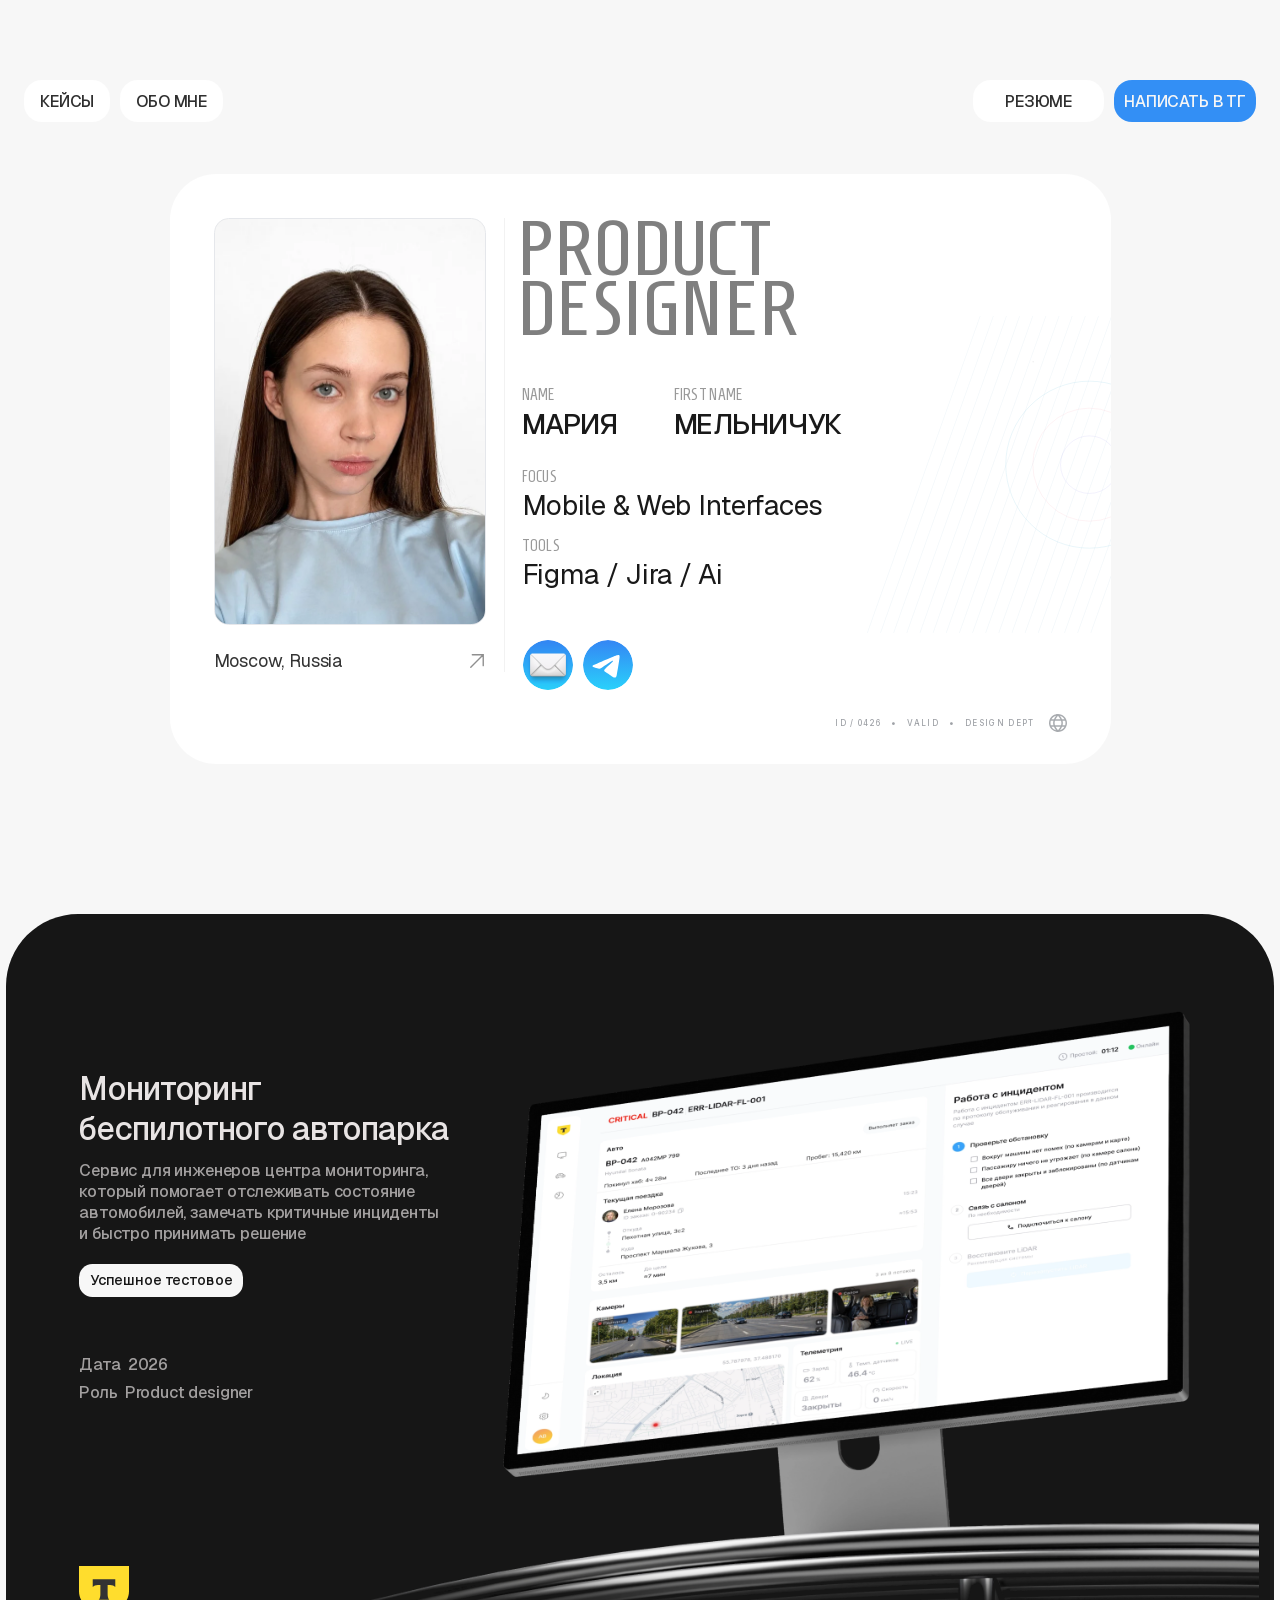
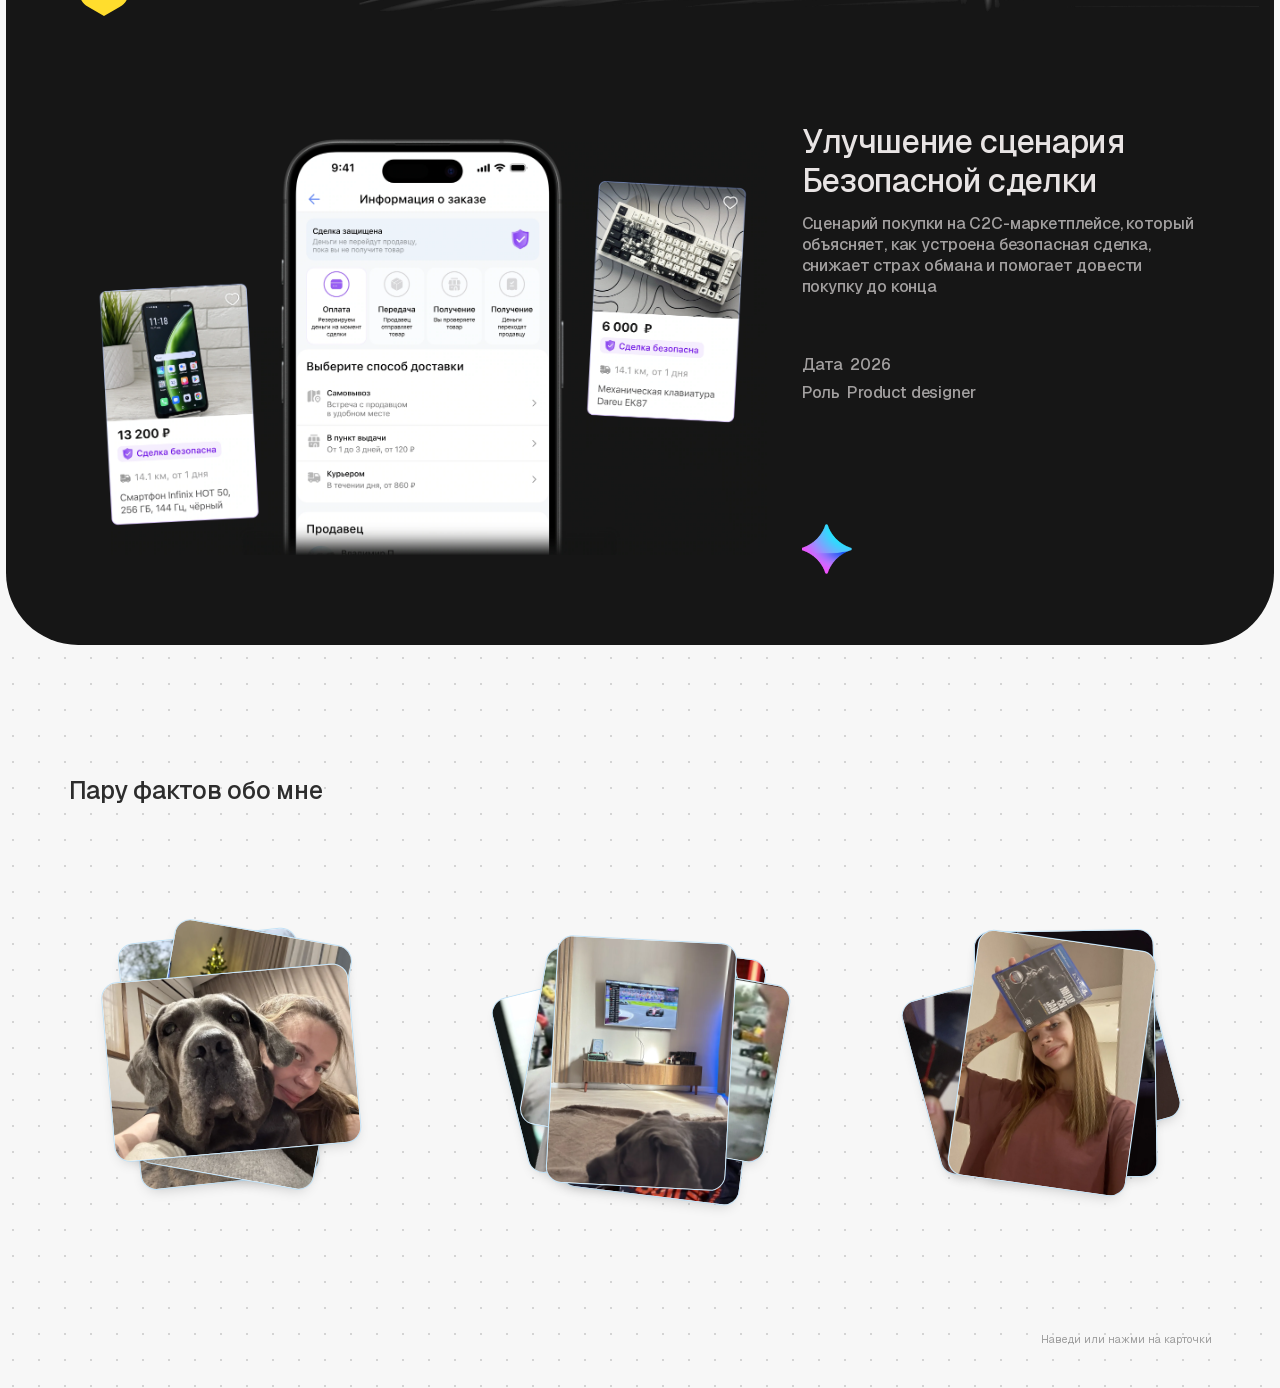
<file: index.html>
<!DOCTYPE html><html lang="ru" class="geist_f8bfaa6f-module__Lz8hyG__variable homenaje_1a9deb5c-module__Ss9iBW__variable inika_b2ded282-module__JnxZJG__variable inter_ed26c892-module__0Hd1FG__variable h-full antialiased"><head><meta charSet="utf-8"/><meta name="viewport" content="width=device-width, initial-scale=1"/><link rel="preload" href="/_next/static/media/83afe278b6a6bb3c-s.p.2bn3s6zvc0dyp.woff2" as="font" crossorigin="" type="font/woff2"/><link rel="preload" href="/_next/static/media/84d296faa8ffe059-s.p.0u6mjsxtqe_hw.woff2" as="font" crossorigin="" type="font/woff2"/><link rel="preload" href="/_next/static/media/8a480f0b521d4e75-s.p.1qq4vpdcun5oj.woff2" as="font" crossorigin="" type="font/woff2"/><link rel="preload" href="/_next/static/media/9c72aa0f40e4eef8-s.p.1y4-pdgsjb-pw.woff2" as="font" crossorigin="" type="font/woff2"/><link rel="preload" href="/_next/static/media/caa3a2e1cccd8315-s.p.0wgildi0cnwt9.woff2" as="font" crossorigin="" type="font/woff2"/><link rel="preload" href="/_next/static/media/d454fe93e108f77f-s.p.02o1f5jvbc5en.woff2" as="font" crossorigin="" type="font/woff2"/><link rel="preload" href="/figma/portrait.webp" as="image"/><link rel="preload" href="/figma/arrow-up-right.svg" as="image"/><link rel="preload" href="/figma/mail-icon.png" as="image"/><link rel="preload" href="/figma/telegram.svg" as="image"/><link rel="preload" href="/figma/globe.svg" as="image"/><link rel="preload" href="/figma/pattern.svg" as="image"/><link rel="preload" href="/figma/cover-taxi-hq.webp" as="image"/><link rel="preload" href="/figma/t-shield.svg" as="image"/><link rel="preload" href="/figma/cover-yula.webp" as="image"/><link rel="preload" href="/figma/youla-mark.png" as="image"/><link rel="stylesheet" href="/_next/static/chunks/1ma7grd6eb4bg.css" data-precedence="next"/><link rel="preload" as="script" fetchPriority="low" href="/_next/static/chunks/310vm2bl3xxpt.js"/><script src="/_next/static/chunks/19mx3mg6lkumu.js" async=""></script><script src="/_next/static/chunks/1rj7ns8rte9vc.js" async=""></script><script src="/_next/static/chunks/0erpg4rnzkm4w.js" async=""></script><script src="/_next/static/chunks/turbopack-1g4yvkg6ged8k.js" async=""></script><script src="/_next/static/chunks/3fntmmi971322.js" async=""></script><script src="/_next/static/chunks/0m4about9mob1l.js" async=""></script><link rel="preload" href="/figma/cover-taxi.webp" as="image"/><link rel="preload" as="image" href="/figma/lock.svg"/><title>Мария Мельничук — Product Designer</title><meta name="description" content="Портфолио продуктового дизайнера: мобильные и веб-интерфейсы, кейсы и контакты."/><link rel="canonical" href="https://marimel.space/"/><meta property="og:type" content="website"/><meta property="og:locale" content="ru_RU"/><meta property="og:site_name" content="Мария Мельничук — Product Designer"/><meta property="og:title" content="Мария Мельничук — Product / UX Designer"/><meta property="og:description" content="Превращаю сложные сценарии в ясные интерфейсы. Портфолио продуктового дизайнера."/><meta property="og:url" content="https://marimel.space/"/><meta property="og:image" content="https://marimel.space/og-card.jpg"/><meta property="og:image:secure_url" content="https://marimel.space/og-card.jpg"/><meta property="og:image:type" content="image/jpeg"/><meta property="og:image:width" content="3840"/><meta property="og:image:height" content="2016"/><meta property="og:image:alt" content="Мария Мельничук — Product / UX Designer"/><meta name="twitter:card" content="summary_large_image"/><meta name="twitter:title" content="Мария Мельничук — Product / UX Designer"/><meta name="twitter:description" content="Превращаю сложные сценарии в ясные интерфейсы."/><meta name="twitter:image" content="https://marimel.space/og-card.jpg"/><link rel="icon" href="/favicon.ico?favicon.2vob68tjqpejf.ico" sizes="256x256" type="image/x-icon"/><meta name="next-size-adjust" content=""/><script src="/_next/static/chunks/0cz1d0mv5g_q7.js" noModule=""></script></head><body class="min-h-full flex flex-col"><div hidden=""><!--$--><!--/$--></div><header class="@container mx-auto flex w-full max-w-[1308px] items-center justify-between gap-1 px-2.5 pt-6 min-[360px]:gap-1.5 min-[360px]:px-3 min-[430px]:px-4 sm:gap-[10px] sm:px-6 md:pt-[80px]"><nav aria-label="Разделы" class="flex items-center gap-1 @min-[360px]:gap-[6px] @min-[640px]:gap-[10px]"><a href="/#cases" role="button" tabindex="0" data-slot="button" class="group/button inline-flex shrink-0 items-center justify-center border-transparent bg-clip-padding whitespace-nowrap transition-all outline-none select-none focus-visible:border-ring focus-visible:ring-3 focus-visible:ring-ring/50 active:not-aria-[haspopup]:translate-y-px disabled:pointer-events-none disabled:opacity-50 aria-invalid:border-destructive aria-invalid:ring-3 aria-invalid:ring-destructive/20 dark:aria-invalid:border-destructive/50 dark:aria-invalid:ring-destructive/40 [&amp;_svg]:pointer-events-none [&amp;_svg]:shrink-0 [&amp;_svg:not([class*=&#x27;size-&#x27;])]:size-4 gap-1.5 has-data-[icon=inline-end]:pr-2 has-data-[icon=inline-start]:pl-2 h-auto rounded-[18px] border-0 px-2 pt-[10px] pb-[8px] text-[11px] font-medium uppercase leading-normal tracking-[-0.01em] @min-[360px]:px-2.5 @min-[360px]:text-[12px] @min-[430px]:px-3 @min-[430px]:text-[13px] @min-[640px]:px-4 @min-[640px]:text-[16px] bg-white text-[#181818]/90 hover:bg-white/70">Кейсы</a><a href="/#about" role="button" tabindex="0" data-slot="button" class="group/button inline-flex shrink-0 items-center justify-center border-transparent bg-clip-padding whitespace-nowrap transition-all outline-none select-none focus-visible:border-ring focus-visible:ring-3 focus-visible:ring-ring/50 active:not-aria-[haspopup]:translate-y-px disabled:pointer-events-none disabled:opacity-50 aria-invalid:border-destructive aria-invalid:ring-3 aria-invalid:ring-destructive/20 dark:aria-invalid:border-destructive/50 dark:aria-invalid:ring-destructive/40 [&amp;_svg]:pointer-events-none [&amp;_svg]:shrink-0 [&amp;_svg:not([class*=&#x27;size-&#x27;])]:size-4 gap-1.5 has-data-[icon=inline-end]:pr-2 has-data-[icon=inline-start]:pl-2 h-auto rounded-[18px] border-0 px-2 pt-[10px] pb-[8px] text-[11px] font-medium uppercase leading-normal tracking-[-0.01em] @min-[360px]:px-2.5 @min-[360px]:text-[12px] @min-[430px]:px-3 @min-[430px]:text-[13px] @min-[640px]:px-4 @min-[640px]:text-[16px] bg-white text-[#181818]/90 hover:bg-white/70">Обо мне</a></nav><div class="flex items-center gap-1 @min-[360px]:gap-[6px] @min-[640px]:gap-[10px]"><a href="/resume.pdf" target="_blank" rel="noreferrer" role="button" tabindex="0" data-slot="button" class="group/button inline-flex shrink-0 items-center justify-center border-transparent bg-clip-padding whitespace-nowrap transition-all outline-none select-none focus-visible:border-ring focus-visible:ring-3 focus-visible:ring-ring/50 active:not-aria-[haspopup]:translate-y-px disabled:pointer-events-none disabled:opacity-50 aria-invalid:border-destructive aria-invalid:ring-3 aria-invalid:ring-destructive/20 dark:aria-invalid:border-destructive/50 dark:aria-invalid:ring-destructive/40 [&amp;_svg]:pointer-events-none [&amp;_svg]:shrink-0 [&amp;_svg:not([class*=&#x27;size-&#x27;])]:size-4 gap-1.5 has-data-[icon=inline-end]:pr-2 has-data-[icon=inline-start]:pl-2 h-auto rounded-[18px] border-0 px-2 pt-[10px] pb-[8px] text-[11px] font-medium uppercase leading-normal tracking-[-0.01em] @min-[360px]:px-2.5 @min-[360px]:text-[12px] @min-[430px]:px-3 @min-[430px]:text-[13px] @min-[640px]:text-[16px] bg-white text-[#181818]/90 hover:bg-white/70 @min-[640px]:px-8">Резюме</a><a href="https://t.me/komi_roots" target="_blank" rel="noreferrer" aria-label="Написать в Telegram" class="inline-flex shrink-0 lg:hidden"><svg width="36" height="36" viewBox="0 0 41 41" class="block h-[35px] w-[35px] @min-[360px]:h-[36px] @min-[360px]:w-[36px] @min-[430px]:h-[38px] @min-[430px]:w-[38px] @min-[640px]:h-[42px] @min-[640px]:w-[42px]" aria-hidden="true"><circle cx="20.5" cy="20.5" r="20.5" fill="#338FF5"></circle><path transform="translate(7.749 12.341)" fill="#fff" fill-rule="evenodd" clip-rule="evenodd" d="M1.53047 7.9426C7.50663 5.33888 11.4917 3.62235 13.4856 2.79301C19.1787 0.425064 20.3616 0.0137274 21.1327 0.000144821C21.3023 -0.00284252 21.6815 0.0391853 21.9271 0.238485C22.1345 0.406769 22.1915 0.634098 22.2188 0.79365C22.2461 0.953203 22.2801 1.31667 22.2531 1.60067C21.9446 4.8422 20.6097 12.7086 19.9305 16.3391C19.6432 17.8754 19.0774 18.3904 18.5296 18.4409C17.3391 18.5504 16.4351 17.6541 15.2821 16.8983C13.4778 15.7156 12.4585 14.9793 10.7072 13.8252C8.68316 12.4914 9.99523 11.7584 11.1487 10.5603C11.4506 10.2468 16.6958 5.47582 16.7973 5.04301C16.81 4.98889 16.8218 4.78712 16.702 4.68058C16.5821 4.57404 16.4052 4.61047 16.2775 4.63944C16.0965 4.68052 13.2142 6.58564 7.63049 10.3548C6.81235 10.9166 6.0713 11.1903 5.40735 11.176C4.67539 11.1602 3.2674 10.7621 2.22071 10.4219C0.936894 10.0046 -0.0834562 9.78393 0.00539342 9.0752C0.0516718 8.70605 0.560029 8.32851 1.53047 7.9426Z"></path></svg></a><a href="https://t.me/komi_roots" target="_blank" rel="noreferrer" role="button" tabindex="0" data-slot="button" class="group/button shrink-0 items-center justify-center border-transparent bg-clip-padding whitespace-nowrap transition-all outline-none select-none focus-visible:border-ring focus-visible:ring-3 focus-visible:ring-ring/50 active:not-aria-[haspopup]:translate-y-px disabled:pointer-events-none disabled:opacity-50 aria-invalid:border-destructive aria-invalid:ring-3 aria-invalid:ring-destructive/20 dark:aria-invalid:border-destructive/50 dark:aria-invalid:ring-destructive/40 [&amp;_svg]:pointer-events-none [&amp;_svg]:shrink-0 [&amp;_svg:not([class*=&#x27;size-&#x27;])]:size-4 gap-1.5 has-data-[icon=inline-end]:pr-2 has-data-[icon=inline-start]:pl-2 h-auto rounded-[18px] border-0 px-2 pt-[10px] pb-[8px] text-[11px] font-medium uppercase leading-normal tracking-[-0.01em] @min-[360px]:px-2.5 @min-[360px]:text-[12px] @min-[430px]:px-3 @min-[430px]:text-[13px] @min-[640px]:text-[16px] hidden bg-[#338ff5] text-[#f6f6f6] hover:bg-[#338ff5]/85 @min-[640px]:px-[10px] lg:inline-flex">Написать в тг</a></div></header><main class="flex w-full flex-col"><section id="profile" aria-label="Профиль" class="scroll-mt-6"><div class="px-4 lg:hidden"><div class="@container mx-auto mt-10 w-full max-w-[720px]"><div class="flex flex-col gap-[2.79cqw] overflow-clip rounded-[5.03cqw] bg-white px-[3.35cqw] pt-[4.47cqw] pb-[3.35cqw]"><h1 class="font-display w-full text-[clamp(34px,12.85cqw,72px)] uppercase leading-[0.77] tracking-[0.02em] text-black/50">product designer</h1><div class="flex items-stretch gap-[2.23cqw]"><div class="flex w-[48.32cqw] shrink-0 flex-col gap-[1.12cqw]"><div class="pointer-events-none relative aspect-[272/407] w-full overflow-clip rounded-[4.08cqw] border-[0.73px] border-[#e5e7eb]"><div class="absolute left-[-0.27%] top-[-0.18%] h-[88.75%] w-[100.34%] rounded-[2.05cqw]"><div aria-hidden="true" class="absolute inset-0 rounded-[inherit] bg-[#d9d9d9]"></div></div><div class="absolute left-[-23.61%] top-[-7.89%] h-[109.82%] w-[146.64%]"><div class="absolute inset-0 overflow-hidden"><img alt="Мария Мельничук" class="absolute left-0 top-[0.06%] h-[99.91%] w-full max-w-none" src="/figma/portrait.webp"/></div></div></div><div class="flex items-center justify-between"><p class="text-[clamp(10px,2.79cqw,14px)] leading-none tracking-[-0.01em] text-black/60">Moscow, Russia</p><img alt="" class="size-[clamp(11px,3.2cqw,16px)] shrink-0" src="/figma/arrow-up-right.svg"/></div></div><div class="flex min-w-0 flex-1 flex-col"><div class="flex flex-col gap-[3.63cqw] pt-[1.68cqw]"><div class="flex flex-col gap-1.5 text-[clamp(18px,6.7cqw,28px)] font-medium leading-none tracking-[-0.01em] text-[#1a1a1a]/90"><p>Мария</p><p>Мельничук</p></div><div class="flex flex-col gap-[2.23cqw] text-[clamp(13px,4.19cqw,18px)] font-medium leading-normal tracking-[-0.01em] text-black/60"><div class="flex flex-col gap-px"><p class="font-display text-[clamp(11px,3.35cqw,14px)] uppercase leading-none tracking-[0.02em] text-black/40">focus</p><p>Mobile &amp; Web Interfaces</p></div><div class="flex flex-col gap-px"><p class="font-display text-[clamp(11px,3.35cqw,14px)] uppercase leading-none tracking-[0.02em] text-black/40">Tools</p><p>Figma / Jira / Ai</p></div></div></div><div class="mt-auto flex flex-col gap-[2.2cqw] pt-[2.2cqw]"><div class="flex items-center gap-[2.23cqw]"><a href="mailto:marimel9212@icloud.com" aria-label="Написать на почту" class="block size-[clamp(26px,8.38cqw,40px)] shrink-0 rounded-full"><div class="relative shrink-0 overflow-clip rounded-full size-full"><img alt="" width="50" height="50" class="absolute inset-0 block size-full max-w-none" src="/figma/mail-icon.png"/></div></a><a href="https://t.me/komi_roots" target="_blank" rel="noreferrer" aria-label="Написать в Telegram" class="relative size-[clamp(26px,8.38cqw,40px)] shrink-0 overflow-clip rounded-full"><img alt="" class="absolute inset-0 block size-full max-w-none" src="/figma/telegram.svg"/></a></div><div class="flex justify-end"><img alt="" class="size-[clamp(12px,3.71cqw,16px)]" src="/figma/globe.svg"/></div></div></div></div></div></div></div><div class="mx-auto mt-[52px] hidden w-fit items-start gap-3 overflow-clip rounded-[46px] bg-white px-11 pt-11 pb-8 lg:flex"><div class="flex h-[454px] w-[291px] shrink-0 flex-col gap-6 border-r border-black/5"><div class="pointer-events-none relative aspect-[272/407] w-[272px] overflow-clip rounded-[14.595px] border-[0.73px] border-[#e5e7eb]"><div class="absolute left-[-0.27%] top-[-0.18%] h-[88.75%] w-[100.34%] rounded-[14.595px] bg-[#d9d9d9]"></div><div class="absolute left-[-23.61%] top-[-7.89%] h-[109.82%] w-[146.64%]"><img alt="Мария Мельничук" class="absolute left-0 top-[0.06%] h-[99.91%] w-full max-w-none" src="/figma/portrait.webp"/></div></div><div class="flex w-[272px] items-center justify-between"><p class="text-[18px] leading-[23px] tracking-[-0.18px] text-black/80">Moscow, Russia</p><img alt="" class="size-[18px]" src="/figma/arrow-up-right.svg"/></div></div><div class="flex w-[550px] shrink-0 flex-col items-end gap-6"><div class="relative flex w-full flex-col items-start gap-12"><h1 class="font-display w-full text-[78px] uppercase leading-[0.77] tracking-[0.02em] text-black/50">product designer</h1><div class="flex w-[336px] flex-col gap-[26px] pl-[5px]"><div class="flex items-start gap-11 uppercase"><div class="flex flex-col gap-[1.46px] w-[108px] shrink-0"><p class="font-display text-[16px] uppercase leading-[18px] tracking-[0.32px] text-black/40">name</p><p class="text-[28px] leading-[36px] tracking-[-0.28px] text-black/90 font-medium">Мария</p></div><div class="flex flex-col gap-[1.46px] "><p class="font-display text-[16px] uppercase leading-[18px] tracking-[0.32px] text-black/40">First name</p><p class="text-[28px] leading-[36px] tracking-[-0.28px] text-black/90 font-medium">Мельничук</p></div></div><div class="flex flex-col gap-3.5"><div class="flex flex-col gap-[1.46px] "><p class="font-display text-[16px] uppercase leading-[18px] tracking-[0.32px] text-black/40">focus</p><p class="text-[28px] leading-[36px] tracking-[-0.28px] text-black/90">Mobile &amp; Web Interfaces</p></div><div class="flex flex-col gap-[1.46px] "><p class="font-display text-[16px] uppercase leading-[18px] tracking-[0.32px] text-black/40">Tools</p><p class="text-[28px] leading-[36px] tracking-[-0.28px] text-black/90">Figma / Jira / Ai</p></div></div></div><div class="flex items-center gap-2.5 pl-1.5"><a href="mailto:marimel9212@icloud.com" aria-label="Написать на почту" class="rounded-full transition-transform hover:-translate-y-0.5 focus-visible:outline-2 focus-visible:outline-offset-2 focus-visible:outline-[#338ff5]"><div class="relative shrink-0 overflow-clip rounded-full size-[50px]"><img alt="" width="50" height="50" class="absolute inset-0 block size-full max-w-none" src="/figma/mail-icon.png"/></div></a><a href="https://t.me/komi_roots" target="_blank" rel="noreferrer" aria-label="Написать в Telegram" class="relative size-[50px] shrink-0 overflow-clip rounded-full transition-transform hover:-translate-y-0.5 focus-visible:outline-2 focus-visible:outline-offset-2 focus-visible:outline-[#338ff5]"><img alt="" class="absolute inset-0 block size-full max-w-none" src="/figma/telegram.svg"/></a></div><div aria-hidden="true" class="pointer-events-none absolute top-[68px] left-[350px] h-[347px] w-[337px]"><img alt="" class="absolute inset-0 block size-full max-w-none" src="/figma/pattern.svg"/></div></div><div class="flex items-center justify-end gap-3.5"><p class="font-label text-[8px] font-medium tracking-[1.31px] whitespace-pre text-[rgba(26,33,46,0.42)]">ID / 0426   •   VALID   •   DESIGN DEPT</p><img alt="" class="size-[18px]" src="/figma/globe.svg"/></div></div></div></section><section id="cases" aria-label="Кейсы" class="mx-0 mb-8 mt-16 scroll-mt-4 lg:mx-[6px] lg:mb-[130px] lg:mt-[150px]"><div class="flex flex-col gap-16 overflow-hidden rounded-[28px] bg-[#161616] px-4 py-8 font-medium text-[#fffbfb] sm:gap-24 sm:rounded-[36px] sm:px-6 sm:py-10 lg:hidden"><a class="case-card flex flex-col gap-6" href="/cases/monitoring/"><div class="relative -mx-2 w-[calc(100%+1rem)] overflow-hidden sm:-mx-4 sm:w-[calc(100%+2rem)]"><img alt="Мониторинг беспилотного автопарка" class="case-cover block h-auto w-full" src="/figma/cover-taxi-hq.webp"/></div><div class="flex flex-col gap-4"><div class="flex flex-col gap-3"><h3 class="text-[24px] leading-[30px] tracking-[-0.24px] opacity-90 sm:text-[28px] sm:leading-[34px]">Мониторинг беспилотного автопарка</h3><p class="text-[15px] leading-[22px] tracking-[-0.15px] opacity-60 sm:text-base sm:leading-6">Сервис для инженеров центра мониторинга, который помогает отслеживать состояние автомобилей, замечать критичные инциденты и быстро принимать решение</p></div><div class="flex w-fit items-center justify-center rounded-xl bg-[#f7f7f7] px-3 py-2"><p class="text-sm leading-5 tracking-[-0.14px] text-[#161616]">Успешное тестовое</p></div></div><div class="flex flex-col gap-2 text-[15px] leading-5 tracking-[-0.15px] opacity-60"><div class="flex items-center gap-2"><p>Дата</p><p>2026</p></div><div class="flex items-center gap-2"><p>Роль</p><p>Product designer</p></div></div><img alt="" class="size-10" src="/figma/t-shield.svg"/></a><div class="case-card flex flex-col gap-6" style="cursor:default" aria-disabled="true"><div class="overflow-hidden rounded-2xl"><img alt="Улучшение сценария Безопасной сделки" class="case-cover h-auto w-full" src="/figma/cover-yula.webp"/></div><div class="flex flex-col gap-4"><div class="flex flex-col gap-3"><h3 class="text-[24px] leading-[30px] tracking-[-0.24px] opacity-90 sm:text-[28px] sm:leading-[34px]">Улучшение сценария Безопасной сделки</h3><p class="text-[15px] leading-[22px] tracking-[-0.15px] opacity-60 sm:text-base sm:leading-6">Сценарий покупки на C2C-маркетплейсе, который объясняет, как устроена безопасная сделка, снижает страх обмана и помогает довести покупку до конца</p></div><div class="flex flex-col gap-2 text-[15px] leading-5 tracking-[-0.15px] opacity-60"><div class="flex items-center gap-2"><p>Дата</p><p>2026</p></div><div class="flex items-center gap-2"><p>Роль</p><p>Product designer</p></div></div></div><div class="relative size-10 overflow-hidden"><img alt="" class="absolute max-w-none" style="left:-22.22%;top:-22.7%;width:144.44%;height:145.39%" src="/figma/youla-mark.png"/></div><div aria-hidden="true" class="pointer-events-none fixed left-0 top-0 z-50 flex items-center gap-2 whitespace-nowrap rounded-full bg-white py-2 pl-3 pr-4 text-[15px] font-medium leading-none text-[#161616] opacity-0 shadow-[0_8px_30px_rgba(0,0,0,0.35)] transition-opacity duration-150"><img alt="" src="/figma/lock.svg" width="20" height="20" class="block size-5"/>Кейс пока собирается</div></div></div><div class="@container relative hidden w-full overflow-hidden bg-[#161616] font-medium text-[#fffbfb] lg:block" style="aspect-ratio:1420 / 1490;border-radius:5.633802816901409cqw"><a class="case-card absolute flex items-start" style="left:2.9577464788732395cqw;top:10.84507042253521cqw;width:94.08450704225352cqw;padding-top:1.4084507042253522cqw;padding-left:2.8169014084507045cqw;padding-right:2.8169014084507045cqw;border-radius:2.8169014084507045cqw" href="/cases/monitoring/"><div class="relative z-10 flex shrink-0 flex-col items-start justify-between self-stretch" style="width:31.478873239436624cqw;margin-right:-0.8450704225352111cqw;padding-bottom:1.4084507042253522cqw"><div class="flex w-full flex-col items-start" style="gap:4.507042253521127cqw"><div class="flex w-full flex-col items-start" style="gap:1.5492957746478873cqw"><div class="flex w-full flex-col items-start" style="gap:0.9859154929577465cqw"><h3 class="opacity-90" style="width:30cqw;font-size:2.535211267605634cqw;line-height:3.0985915492957745cqw;letter-spacing:-0.025352112676056335cqw">Мониторинг беспилотного автопарка</h3><p class="w-full opacity-60" style="font-size:1.267605633802817cqw;line-height:normal;letter-spacing:-0.012676056338028168cqw">Сервис для инженеров центра мониторинга, который помогает отслеживать состояние автомобилей, замечать критичные инциденты и быстро принимать решение</p></div><div class="flex items-center justify-center bg-[#f7f7f7]" style="border-radius:1.056338028169014cqw;padding:0.5633802816901409cqw 0.8450704225352111cqw"><p class="whitespace-nowrap text-[#161616]" style="font-size:1.1267605633802817cqw;line-height:1.4788732394366197cqw;letter-spacing:-0.011267605633802818cqw">Успешное тестовое</p></div></div><div class="flex flex-col whitespace-nowrap opacity-60" style="width:16.47887323943662cqw;gap:0.5633802816901409cqw;font-size:1.267605633802817cqw;line-height:normal;letter-spacing:-0.012676056338028168cqw"><div class="flex items-center" style="gap:0.5633802816901409cqw"><p>Дата</p><p>2026</p></div><div class="flex items-center" style="gap:0.5633802816901409cqw"><p>Роль</p><p>Product designer</p></div></div></div><img alt="" style="width:3.943661971830986cqw;height:3.943661971830986cqw" src="/figma/t-shield.svg"/></div><div class="relative shrink-0" style="width:57.816901408450704cqw;height:44.50704225352113cqw"><div class="absolute overflow-hidden" style="left:-11.76056338028169cqw;top:-5.563380281690141cqw;width:82.8169014084507cqw;height:50.070422535211264cqw"><div class="absolute" style="left:11.76056338028169cqw;top:6.338028169014084cqw;width:57.816901408450704cqw;height:44.15492957746479cqw;border-radius:1.8309859154929577cqw"><img alt="Мониторинг беспилотного автопарка" class="case-cover pointer-events-none absolute max-w-none" style="left:-12.855633802816902cqw;top:-10.033802816901408cqw;width:75.4838028169014cqw;height:53.30633802816902cqw;clip-path:inset(0 0.21126760563380279cqw 0 0)" src="/figma/cover-taxi.webp"/></div></div></div></a><div class="case-card absolute flex items-start" style="left:2.9577464788732395cqw;top:61.197183098591545cqw;width:94.08450704225352cqw;gap:2.746478873239437cqw;padding:1.4084507042253522cqw 2.8169014084507045cqw;border-radius:2.8169014084507045cqw;cursor:default" aria-disabled="true"><div class="relative shrink-0 overflow-hidden" style="width:54.22535211267606cqw;height:35.24647887323943cqw;border-radius:1.8309859154929577cqw"><img alt="Улучшение сценария Безопасной сделки" class="case-cover absolute inset-0 size-full max-w-none object-cover" src="/figma/cover-yula.webp"/></div><div class="flex shrink-0 flex-col items-start" style="width:31.478873239436624cqw;gap:9.507042253521126cqw"><div class="flex w-full flex-col items-start" style="gap:4.507042253521127cqw;padding-top:1.1267605633802817cqw"><div class="flex w-full flex-col items-start" style="gap:0.9859154929577465cqw"><h3 class="opacity-90" style="width:30cqw;font-size:2.535211267605634cqw;line-height:3.0985915492957745cqw;letter-spacing:-0.025352112676056335cqw">Улучшение сценария Безопасной сделки</h3><p class="w-full opacity-60" style="font-size:1.267605633802817cqw;line-height:normal;letter-spacing:-0.012676056338028168cqw">Сценарий покупки на C2C-маркетплейсе, который объясняет, как устроена безопасная сделка, снижает страх обмана и помогает довести покупку до конца</p></div><div class="flex flex-col whitespace-nowrap opacity-60" style="width:16.47887323943662cqw;gap:0.5633802816901409cqw;font-size:1.267605633802817cqw;line-height:normal;letter-spacing:-0.012676056338028168cqw"><div class="flex items-center" style="gap:0.5633802816901409cqw"><p>Дата</p><p>2026</p></div><div class="flex items-center" style="gap:0.5633802816901409cqw"><p>Роль</p><p>Product designer</p></div></div></div><div class="relative overflow-hidden" style="width:3.943661971830986cqw;height:3.943661971830986cqw"><img alt="" class="absolute max-w-none" style="left:-22.22%;top:-22.7%;width:144.44%;height:145.39%" src="/figma/youla-mark.png"/></div></div><div aria-hidden="true" class="pointer-events-none fixed left-0 top-0 z-50 flex items-center gap-2 whitespace-nowrap rounded-full bg-white py-2 pl-3 pr-4 text-[15px] font-medium leading-none text-[#161616] opacity-0 shadow-[0_8px_30px_rgba(0,0,0,0.35)] transition-opacity duration-150"><img alt="" src="/figma/lock.svg" width="20" height="20" class="block size-5"/>Кейс пока собирается</div></div></div></section><section id="about" aria-label="Обо мне" class="-mt-[130px] overflow-hidden scroll-mt-6 pb-[24px] pt-[130px]" style="background-image:radial-gradient(rgba(0,0,0,0.14) 1.3px, transparent 1.3px);background-size:26px 26px;background-color:#f7f7f7"><div class="mx-[6px]"><div class="@container relative w-full text-[#161616] hidden lg:block" style="aspect-ratio:1420 / 660;font-size:0.07042253521126761cqw"><h2 class="absolute font-medium tracking-[-0.01em] text-[#161616]/90" style="left:4.929577464788732cqw;top:0cqw;font-size:1.971830985915493cqw;line-height:2.3943661971830985cqw">Пару фактов обо мне</h2><p class="absolute text-[#161616]/40" style="right:4.929577464788732cqw;bottom:1.4084507042253522cqw;font-size:0.8450704225352111cqw;line-height:1.1267605633802817cqw">Наведи или нажми на карточки</p><div class="pointer-events-none absolute transition-opacity duration-300" style="left:2.112676056338028cqw;top:7.394366197183098cqw;width:440em;height:430em;z-index:1;opacity:1"><div role="button" tabindex="0" aria-expanded="false" aria-label="Дом: Уже 4 года занимаюсь воспитанием своенравной Итальянки" class="pointer-events-none absolute inset-0 cursor-pointer outline-none"><div class="pointer-events-auto contents"><div class="absolute overflow-hidden bg-white" style="left:4.5em;top:30em;width:275em;height:200em;border-radius:18em;border:1.5em solid rgba(168, 214, 244, 0.7);box-shadow:0 6px 14px -6px rgba(0,0,0,0.2);transform:translate(78em, 85em) rotate(-5deg);transition:transform 520ms cubic-bezier(0.22, 1.2, 0.36, 1), box-shadow 300ms;transition-delay:0ms;z-index:10"><img alt="" draggable="false" loading="lazy" src="/figma/about/d-3274.webp" class="pointer-events-none absolute inset-0 size-full max-w-none select-none object-cover" style="object-position:50% 50%"/></div></div><div class="pointer-events-auto contents"><div class="absolute overflow-hidden bg-white" style="left:230em;top:2.5em;width:200em;height:275em;border-radius:18em;border:1.5em solid rgba(168, 214, 244, 0.7);box-shadow:0 6px 14px -6px rgba(0,0,0,0.2);transform:translate(-95em, 66em) rotate(10deg);transition:transform 520ms cubic-bezier(0.22, 1.2, 0.36, 1), box-shadow 300ms;transition-delay:0ms;z-index:9"><img alt="" draggable="false" loading="lazy" src="/figma/about/d-3270.webp" class="pointer-events-none absolute inset-0 size-full max-w-none select-none object-cover" style="object-position:50% 40%"/></div></div><div class="pointer-events-auto contents"><div class="absolute overflow-hidden bg-white" style="left:125em;top:152.5em;width:200em;height:275em;border-radius:18em;border:1.5em solid rgba(168, 214, 244, 0.7);box-shadow:0 6px 14px -6px rgba(0,0,0,0.2);transform:translate(-18em, -79em) rotate(-6deg);transition:transform 520ms cubic-bezier(0.22, 1.2, 0.36, 1), box-shadow 300ms;transition-delay:0ms;z-index:8"><img alt="" draggable="false" loading="lazy" src="/figma/about/d-3272.webp" class="pointer-events-none absolute inset-0 size-full max-w-none select-none object-cover" style="object-position:50% 40%"/></div></div></div><div aria-hidden="true" class="pointer-events-none absolute transition duration-300 ease-out" style="left:calc(50% - 9.859154929577464cqw);top:calc(100% + 0.7042253521126761cqw);width:19.718309859154928cqw;opacity:0;transform:translateY(-8px) rotate(-1deg);z-index:30"><div class="bg-[#fff6a8] text-[#161616]" style="border-radius:0.9859154929577465cqw;padding:0.9859154929577465cqw 1.267605633802817cqw;box-shadow:0 12px 28px rgba(0,0,0,0.16)"><p class="font-medium" style="font-size:1.1267605633802817cqw;line-height:1.4788732394366197cqw;letter-spacing:-0.007042253521126761cqw">Уже 4 года занимаюсь воспитанием своенравной Итальянки</p></div></div></div><div class="pointer-events-none absolute transition-opacity duration-300" style="left:34.50704225352113cqw;top:7.394366197183098cqw;width:440em;height:430em;z-index:1;opacity:1"><div role="button" tabindex="0" aria-expanded="false" aria-label="Выходные: Выходные стабильно заняты просмотром квалификации и гран-при" class="pointer-events-none absolute inset-0 cursor-pointer outline-none"><div class="pointer-events-auto contents"><div class="absolute overflow-hidden bg-white" style="left:215em;top:7.5em;width:200em;height:275em;border-radius:18em;border:1.5em solid rgba(168, 214, 244, 0.7);box-shadow:0 6px 14px -6px rgba(0,0,0,0.2);transform:translate(-95em, 70em) rotate(3deg);transition:transform 520ms cubic-bezier(0.22, 1.2, 0.36, 1), box-shadow 300ms;transition-delay:0ms;z-index:10"><img alt="" draggable="false" loading="lazy" src="/figma/about/f-3280.webp" class="pointer-events-none absolute inset-0 size-full max-w-none select-none object-cover" style="object-position:50% 60%"/></div></div><div class="pointer-events-auto contents"><div class="absolute overflow-hidden bg-white" style="left:7.5em;top:205em;width:275em;height:200em;border-radius:18em;border:1.5em solid rgba(168, 214, 244, 0.7);box-shadow:0 6px 14px -6px rgba(0,0,0,0.2);transform:translate(90em, -99em) rotate(10deg);transition:transform 520ms cubic-bezier(0.22, 1.2, 0.36, 1), box-shadow 300ms;transition-delay:0ms;z-index:9"><img alt="" draggable="false" loading="lazy" src="/figma/about/f-3282.webp" class="pointer-events-none absolute inset-0 size-full max-w-none select-none object-cover" style="object-position:50% 50%"/></div></div><div class="pointer-events-auto contents"><div class="absolute overflow-hidden bg-white" style="left:-7.5em;top:10em;width:275em;height:200em;border-radius:18em;border:1.5em solid rgba(168, 214, 244, 0.7);box-shadow:0 6px 14px -6px rgba(0,0,0,0.2);transform:translate(77em, 101em) rotate(-14deg);transition:transform 520ms cubic-bezier(0.22, 1.2, 0.36, 1), box-shadow 300ms;transition-delay:0ms;z-index:8"><img alt="" draggable="false" loading="lazy" src="/figma/about/f-3284.webp" class="pointer-events-none absolute inset-0 size-full max-w-none select-none object-cover" style="object-position:50% 50%"/></div></div><div class="pointer-events-auto contents"><div class="absolute overflow-hidden bg-white" style="left:220em;top:162.5em;width:200em;height:275em;border-radius:18em;border:1.5em solid rgba(168, 214, 244, 0.7);box-shadow:0 6px 14px -6px rgba(0,0,0,0.2);transform:translate(-76em, -73em) rotate(7deg);transition:transform 520ms cubic-bezier(0.22, 1.2, 0.36, 1), box-shadow 300ms;transition-delay:0ms;z-index:7"><img alt="" draggable="false" loading="lazy" src="/figma/about/f-3286.webp" class="pointer-events-none absolute inset-0 size-full max-w-none select-none object-cover" style="object-position:50% 50%"/></div></div></div><div aria-hidden="true" class="pointer-events-none absolute transition duration-300 ease-out" style="left:calc(50% - 9.859154929577464cqw);top:calc(100% + 0.7042253521126761cqw);width:19.718309859154928cqw;opacity:0;transform:translateY(-8px) rotate(-1deg);z-index:30"><div class="bg-[#fff6a8] text-[#161616]" style="border-radius:0.9859154929577465cqw;padding:0.9859154929577465cqw 1.267605633802817cqw;box-shadow:0 12px 28px rgba(0,0,0,0.16)"><p class="font-medium" style="font-size:1.1267605633802817cqw;line-height:1.4788732394366197cqw;letter-spacing:-0.007042253521126761cqw">Выходные стабильно заняты просмотром квалификации и гран-при</p></div></div></div><div class="pointer-events-none absolute transition-opacity duration-300" style="left:66.90140845070422cqw;top:7.394366197183098cqw;width:440em;height:430em;z-index:1;opacity:1"><div role="button" tabindex="0" aria-expanded="false" aria-label="Ритуал: Ежегодный ритуал — speedrun по Last of us" class="pointer-events-none absolute inset-0 cursor-pointer outline-none"><div class="pointer-events-auto contents"><div class="absolute overflow-hidden bg-white" style="left:130em;top:-2.5em;width:200em;height:275em;border-radius:18em;border:1.5em solid rgba(168, 214, 244, 0.7);box-shadow:0 6px 14px -6px rgba(0,0,0,0.2);transform:translate(-10em, 80em) rotate(8deg);transition:transform 520ms cubic-bezier(0.22, 1.2, 0.36, 1), box-shadow 300ms;transition-delay:0ms;z-index:10"><img alt="" draggable="false" loading="lazy" src="/figma/about/t-3288.webp" class="pointer-events-none absolute inset-0 size-full max-w-none select-none object-cover" style="object-position:50% 60%"/></div></div><div class="pointer-events-auto contents"><div class="absolute overflow-hidden bg-white" style="left:10em;top:152.5em;width:200em;height:275em;border-radius:18em;border:1.5em solid rgba(168, 214, 244, 0.7);box-shadow:0 6px 14px -6px rgba(0,0,0,0.2);transform:translate(125em, -84em) rotate(-1deg);transition:transform 520ms cubic-bezier(0.22, 1.2, 0.36, 1), box-shadow 300ms;transition-delay:0ms;z-index:9"><img alt="" draggable="false" loading="lazy" src="/figma/about/t-3292.webp" class="pointer-events-none absolute inset-0 size-full max-w-none select-none object-cover" style="object-position:50% 40%"/></div></div><div class="pointer-events-auto contents"><div class="absolute overflow-hidden bg-white" style="left:162.5em;top:205em;width:275em;height:200em;border-radius:18em;border:1.5em solid rgba(168, 214, 244, 0.7);box-shadow:0 6px 14px -6px rgba(0,0,0,0.2);transform:translate(-93em, -94em) rotate(-15deg);transition:transform 520ms cubic-bezier(0.22, 1.2, 0.36, 1), box-shadow 300ms;transition-delay:0ms;z-index:8"><img alt="" draggable="false" loading="lazy" src="/figma/about/t-3290.webp" class="pointer-events-none absolute inset-0 size-full max-w-none select-none object-cover" style="object-position:50% 50%"/></div></div></div><div aria-hidden="true" class="pointer-events-none absolute transition duration-300 ease-out" style="left:calc(50% - 9.859154929577464cqw);top:calc(100% + 0.7042253521126761cqw);width:19.718309859154928cqw;opacity:0;transform:translateY(-8px) rotate(-1deg);z-index:30"><div class="bg-[#fff6a8] text-[#161616]" style="border-radius:0.9859154929577465cqw;padding:0.9859154929577465cqw 1.267605633802817cqw;box-shadow:0 12px 28px rgba(0,0,0,0.16)"><p class="font-medium" style="font-size:1.1267605633802817cqw;line-height:1.4788732394366197cqw;letter-spacing:-0.007042253521126761cqw">Ежегодный ритуал — speedrun по Last of us</p></div></div></div></div><div class="about-m lg:hidden"><style>@media (max-width:1023.98px){#about{margin-top:-2rem;padding-top:3.5rem;padding-bottom:4rem}.about-m{padding:0 16px}.about-m-list{display:flex;flex-direction:column;gap:28px;margin-top:24px}.about-m-item{width:100%;max-width:400px;margin:0 auto}.about-m-note{position:relative;z-index:2;max-width:320px;margin:2px auto 0;padding:14px 18px;border-radius:14px;background:#fff6a8;box-shadow:0 12px 28px rgba(0,0,0,.16);font-size:16px;line-height:21px;letter-spacing:-.1px;text-wrap:balance}}@media (min-width:768px) and (max-width:1023.98px){.about-m{padding:0 32px}.about-m-list{display:grid;grid-template-columns:repeat(3,minmax(0,1fr));gap:20px;align-items:start}.about-m-item{max-width:none}.about-m-note{font-size:14px;line-height:19px;padding:12px 14px}}@media (prefers-reduced-motion:reduce){.about-m *{transition:none!important}}</style><h2 class="font-medium tracking-[-0.01em] text-[#161616]/90" style="font-size:28px;line-height:34px">Пару фактов обо мне</h2><p class="text-[#161616]/40" style="font-size:14px;line-height:18px;margin-top:6px">Нажми на карточки</p><div class="about-m-list"><div class="about-m-item" data-id="dogs"><div style="container-type:inline-size"><div style="position:relative;width:100%;aspect-ratio:440 / 430;font-size:0.22727272727272727cqw"><div role="button" tabindex="0" aria-expanded="false" aria-label="Дом: Уже 4 года занимаюсь воспитанием своенравной Итальянки" class="absolute inset-0 cursor-pointer outline-none" style="-webkit-tap-highlight-color:transparent"><div class="absolute overflow-hidden bg-white" style="left:4.5em;top:30em;width:275em;height:200em;border-radius:18em;border:1.5em solid rgba(168, 214, 244, 0.7);box-shadow:0 6px 14px -6px rgba(0,0,0,0.2);transform:translate(78em, 85em) rotate(-5deg);transition:transform 520ms cubic-bezier(0.22, 1.2, 0.36, 1), box-shadow 300ms;transition-delay:0ms;z-index:10"><img alt="" draggable="false" loading="lazy" src="/figma/about/d-3274.webp" class="pointer-events-none absolute inset-0 size-full max-w-none select-none object-cover" style="object-position:50% 50%"/></div><div class="absolute overflow-hidden bg-white" style="left:230em;top:2.5em;width:200em;height:275em;border-radius:18em;border:1.5em solid rgba(168, 214, 244, 0.7);box-shadow:0 6px 14px -6px rgba(0,0,0,0.2);transform:translate(-95em, 66em) rotate(10deg);transition:transform 520ms cubic-bezier(0.22, 1.2, 0.36, 1), box-shadow 300ms;transition-delay:0ms;z-index:9"><img alt="" draggable="false" loading="lazy" src="/figma/about/d-3270.webp" class="pointer-events-none absolute inset-0 size-full max-w-none select-none object-cover" style="object-position:50% 40%"/></div><div class="absolute overflow-hidden bg-white" style="left:125em;top:152.5em;width:200em;height:275em;border-radius:18em;border:1.5em solid rgba(168, 214, 244, 0.7);box-shadow:0 6px 14px -6px rgba(0,0,0,0.2);transform:translate(-18em, -79em) rotate(-6deg);transition:transform 520ms cubic-bezier(0.22, 1.2, 0.36, 1), box-shadow 300ms;transition-delay:0ms;z-index:8"><img alt="" draggable="false" loading="lazy" src="/figma/about/d-3272.webp" class="pointer-events-none absolute inset-0 size-full max-w-none select-none object-cover" style="object-position:50% 40%"/></div></div></div></div><div class="about-m-note" style="transform:rotate(-1deg)"><p class="font-medium">Уже 4 года занимаюсь воспитанием своенравной Итальянки</p></div></div><div class="about-m-item" data-id="f1"><div style="container-type:inline-size"><div style="position:relative;width:100%;aspect-ratio:440 / 430;font-size:0.22727272727272727cqw"><div role="button" tabindex="0" aria-expanded="false" aria-label="Выходные: Выходные стабильно заняты просмотром квалификации и гран-при" class="absolute inset-0 cursor-pointer outline-none" style="-webkit-tap-highlight-color:transparent"><div class="absolute overflow-hidden bg-white" style="left:215em;top:7.5em;width:200em;height:275em;border-radius:18em;border:1.5em solid rgba(168, 214, 244, 0.7);box-shadow:0 6px 14px -6px rgba(0,0,0,0.2);transform:translate(-95em, 70em) rotate(3deg);transition:transform 520ms cubic-bezier(0.22, 1.2, 0.36, 1), box-shadow 300ms;transition-delay:0ms;z-index:10"><img alt="" draggable="false" loading="lazy" src="/figma/about/f-3280.webp" class="pointer-events-none absolute inset-0 size-full max-w-none select-none object-cover" style="object-position:50% 60%"/></div><div class="absolute overflow-hidden bg-white" style="left:7.5em;top:205em;width:275em;height:200em;border-radius:18em;border:1.5em solid rgba(168, 214, 244, 0.7);box-shadow:0 6px 14px -6px rgba(0,0,0,0.2);transform:translate(90em, -99em) rotate(10deg);transition:transform 520ms cubic-bezier(0.22, 1.2, 0.36, 1), box-shadow 300ms;transition-delay:0ms;z-index:9"><img alt="" draggable="false" loading="lazy" src="/figma/about/f-3282.webp" class="pointer-events-none absolute inset-0 size-full max-w-none select-none object-cover" style="object-position:50% 50%"/></div><div class="absolute overflow-hidden bg-white" style="left:-7.5em;top:10em;width:275em;height:200em;border-radius:18em;border:1.5em solid rgba(168, 214, 244, 0.7);box-shadow:0 6px 14px -6px rgba(0,0,0,0.2);transform:translate(77em, 101em) rotate(-14deg);transition:transform 520ms cubic-bezier(0.22, 1.2, 0.36, 1), box-shadow 300ms;transition-delay:0ms;z-index:8"><img alt="" draggable="false" loading="lazy" src="/figma/about/f-3284.webp" class="pointer-events-none absolute inset-0 size-full max-w-none select-none object-cover" style="object-position:50% 50%"/></div><div class="absolute overflow-hidden bg-white" style="left:220em;top:162.5em;width:200em;height:275em;border-radius:18em;border:1.5em solid rgba(168, 214, 244, 0.7);box-shadow:0 6px 14px -6px rgba(0,0,0,0.2);transform:translate(-76em, -73em) rotate(7deg);transition:transform 520ms cubic-bezier(0.22, 1.2, 0.36, 1), box-shadow 300ms;transition-delay:0ms;z-index:7"><img alt="" draggable="false" loading="lazy" src="/figma/about/f-3286.webp" class="pointer-events-none absolute inset-0 size-full max-w-none select-none object-cover" style="object-position:50% 50%"/></div></div></div></div><div class="about-m-note" style="transform:rotate(1deg)"><p class="font-medium">Выходные стабильно заняты просмотром квалификации и гран-при</p></div></div><div class="about-m-item" data-id="tlou"><div style="container-type:inline-size"><div style="position:relative;width:100%;aspect-ratio:440 / 430;font-size:0.22727272727272727cqw"><div role="button" tabindex="0" aria-expanded="false" aria-label="Ритуал: Ежегодный ритуал — speedrun по Last of us" class="absolute inset-0 cursor-pointer outline-none" style="-webkit-tap-highlight-color:transparent"><div class="absolute overflow-hidden bg-white" style="left:130em;top:-2.5em;width:200em;height:275em;border-radius:18em;border:1.5em solid rgba(168, 214, 244, 0.7);box-shadow:0 6px 14px -6px rgba(0,0,0,0.2);transform:translate(-10em, 80em) rotate(8deg);transition:transform 520ms cubic-bezier(0.22, 1.2, 0.36, 1), box-shadow 300ms;transition-delay:0ms;z-index:10"><img alt="" draggable="false" loading="lazy" src="/figma/about/t-3288.webp" class="pointer-events-none absolute inset-0 size-full max-w-none select-none object-cover" style="object-position:50% 60%"/></div><div class="absolute overflow-hidden bg-white" style="left:10em;top:152.5em;width:200em;height:275em;border-radius:18em;border:1.5em solid rgba(168, 214, 244, 0.7);box-shadow:0 6px 14px -6px rgba(0,0,0,0.2);transform:translate(125em, -84em) rotate(-1deg);transition:transform 520ms cubic-bezier(0.22, 1.2, 0.36, 1), box-shadow 300ms;transition-delay:0ms;z-index:9"><img alt="" draggable="false" loading="lazy" src="/figma/about/t-3292.webp" class="pointer-events-none absolute inset-0 size-full max-w-none select-none object-cover" style="object-position:50% 40%"/></div><div class="absolute overflow-hidden bg-white" style="left:162.5em;top:205em;width:275em;height:200em;border-radius:18em;border:1.5em solid rgba(168, 214, 244, 0.7);box-shadow:0 6px 14px -6px rgba(0,0,0,0.2);transform:translate(-93em, -94em) rotate(-15deg);transition:transform 520ms cubic-bezier(0.22, 1.2, 0.36, 1), box-shadow 300ms;transition-delay:0ms;z-index:8"><img alt="" draggable="false" loading="lazy" src="/figma/about/t-3290.webp" class="pointer-events-none absolute inset-0 size-full max-w-none select-none object-cover" style="object-position:50% 50%"/></div></div></div></div><div class="about-m-note" style="transform:rotate(-1deg)"><p class="font-medium">Ежегодный ритуал — speedrun по Last of us</p></div></div></div></div></div></section></main><!--$--><!--/$--><script src="/_next/static/chunks/310vm2bl3xxpt.js" id="_R_" async=""></script><script>(self.__next_f=self.__next_f||[]).push([0])</script><script>self.__next_f.push([1,"1:\"$Sreact.fragment\"\n2:I[39756,[\"/_next/static/chunks/3fntmmi971322.js\"],\"default\"]\n3:I[37457,[\"/_next/static/chunks/3fntmmi971322.js\"],\"default\"]\n4:I[27930,[\"/_next/static/chunks/3fntmmi971322.js\",\"/_next/static/chunks/0m4about9mob1l.js\"],\"Button\"]\nb:I[68027,[\"/_next/static/chunks/3fntmmi971322.js\"],\"default\",1]\n:HL[\"/_next/static/chunks/1ma7grd6eb4bg.css\",\"style\"]\n:HL[\"/_next/static/media/83afe278b6a6bb3c-s.p.2bn3s6zvc0dyp.woff2\",\"font\",{\"crossOrigin\":\"\",\"type\":\"font/woff2\"}]\n:HL[\"/_next/static/media/84d296faa8ffe059-s.p.0u6mjsxtqe_hw.woff2\",\"font\",{\"crossOrigin\":\"\",\"type\":\"font/woff2\"}]\n:HL[\"/_next/static/media/8a480f0b521d4e75-s.p.1qq4vpdcun5oj.woff2\",\"font\",{\"crossOrigin\":\"\",\"type\":\"font/woff2\"}]\n:HL[\"/_next/static/media/9c72aa0f40e4eef8-s.p.1y4-pdgsjb-pw.woff2\",\"font\",{\"crossOrigin\":\"\",\"type\":\"font/woff2\"}]\n:HL[\"/_next/static/media/caa3a2e1cccd8315-s.p.0wgildi0cnwt9.woff2\",\"font\",{\"crossOrigin\":\"\",\"type\":\"font/woff2\"}]\n:HL[\"/_next/static/media/d454fe93e108f77f-s.p.02o1f5jvbc5en.woff2\",\"font\",{\"crossOrigin\":\"\",\"type\":\"font/woff2\"}]\n0:{\"P\":null,\"c\":[\"\",\"\"],\"q\":\"\",\"i\":false,\"f\":[[[\"\",{\"children\":[\"__PAGE__\",{},\"$undefined\",\"$undefined\",4608]},\"$undefined\",\"$undefined\",4624],[[\"$\",\"$1\",\"c\",{\"children\":[[[\"$\",\"link\",\"0\",{\"rel\":\"stylesheet\",\"href\":\"/_next/static/chunks/1ma7grd6eb4bg.css\",\"precedence\":\"next\",\"crossOrigin\":\"$undefined\",\"nonce\":\"$undefined\"}],[\"$\",\"script\",\"script-0\",{\"src\":\"/_next/static/chunks/3fntmmi971322.js\",\"async\":true,\"nonce\":\"$undefined\"}]],[\"$\",\"html\",null,{\"lang\":\"ru\",\"className\":\"geist_f8bfaa6f-module__Lz8hyG__variable homenaje_1a9deb5c-module__Ss9iBW__variable inika_b2ded282-module__JnxZJG__variable inter_ed26c892-module__0Hd1FG__variable h-full antialiased\",\"children\":[\"$\",\"body\",null,{\"className\":\"min-h-full flex flex-col\",\"children\":[\"$\",\"$L2\",null,{\"parallelRouterKey\":\"children\",\"error\":\"$undefined\",\"errorStyles\":\"$undefined\",\"errorScripts\":\"$undefined\",\"template\":[\"$\",\"$L3\",null,{}],\"templateStyles\":\"$undefined\",\"templateScripts\":\"$undefined\",\"notFound\":[[[\"$\",\"title\",null,{\"children\":\"404: This page could not be found.\"}],[\"$\",\"div\",null,{\"style\":{\"fontFamily\":\"system-ui,\\\"Segoe UI\\\",Roboto,Helvetica,Arial,sans-serif,\\\"Apple Color Emoji\\\",\\\"Segoe UI Emoji\\\"\",\"height\":\"100vh\",\"textAlign\":\"center\",\"display\":\"flex\",\"flexDirection\":\"column\",\"alignItems\":\"center\",\"justifyContent\":\"center\"},\"children\":[\"$\",\"div\",null,{\"children\":[[\"$\",\"style\",null,{\"dangerouslySetInnerHTML\":{\"__html\":\"body{color:#000;background:#fff;margin:0}.next-error-h1{border-right:1px solid rgba(0,0,0,.3)}@media (prefers-color-scheme:dark){body{color:#fff;background:#000}.next-error-h1{border-right:1px solid rgba(255,255,255,.3)}}\"}}],[\"$\",\"h1\",null,{\"className\":\"next-error-h1\",\"style\":{\"display\":\"inline-block\",\"margin\":\"0 20px 0 0\",\"padding\":\"0 23px 0 0\",\"fontSize\":24,\"fontWeight\":500,\"verticalAlign\":\"top\",\"lineHeight\":\"49px\"},\"children\":404}],[\"$\",\"div\",null,{\"style\":{\"display\":\"inline-block\"},\"children\":[\"$\",\"h2\",null,{\"style\":{\"fontSize\":14,\"fontWeight\":400,\"lineHeight\":\"49px\",\"margin\":0},\"children\":\"This page could not be found.\"}]}]]}]}]],[]],\"forbidden\":\"$undefined\",\"unauthorized\":\"$undefined\"}]}]}]]}],{\"children\":[[\"$\",\"$1\",\"c\",{\"children\":[[[\"$\",\"header\",null,{\"className\":\"@container mx-auto flex w-full max-w-[1308px] items-center justify-between gap-1 px-2.5 pt-6 min-[360px]:gap-1.5 min-[360px]:px-3 min-[430px]:px-4 sm:gap-[10px] sm:px-6 md:pt-[80px]\",\"children\":[[\"$\",\"nav\",null,{\"aria-label\":\"Разделы\",\"className\":\"flex items-center gap-1 @min-[360px]:gap-[6px] @min-[640px]:gap-[10px]\",\"children\":[[\"$\",\"$L4\",null,{\"data-slot\":\"button\",\"className\":\"group/button inline-flex shrink-0 items-center justify-center border-transparent bg-clip-padding whitespace-nowrap transition-all outline-none select-none focus-visible:border-ring focus-visible:ring-3 focus-visible:ring-ring/50 active:not-aria-[haspopup]:translate-y-px disabled:pointer-events-none disabled:opacity-50 aria-invalid:border-destructive aria-invalid:ring-3 aria-invalid:ring-destructive/20 dark:aria-invalid:border-destructive/50 dark:aria-invalid:ring-destructive/40 [\u0026_svg]:pointer-events-none [\u0026_svg]:shrink-0 [\u0026_svg:not([class*='size-'])]:size-4 gap-1.5 has-data-[icon=inline-end]:pr-2 has-data-[icon=inline-start]:pl-2 h-auto rounded-[18px] border-0 px-2 pt-[10px] pb-[8px] text-[11px] font-medium uppercase leading-normal tracking-[-0.01em] @min-[360px]:px-2.5 @min-[360px]:text-[12px] @min-[430px]:px-3 @min-[430px]:text-[13px] @min-[640px]:px-4 @min-[640px]:text-[16px] bg-white text-[#181818]/90 hover:bg-white/70\",\"render\":[\"$\",\"a\",null,{\"href\":\"/#cases\"}],\"nativeButton\":false,\"children\":\"Кейсы\"}],[\"$\",\"$L4\",null,{\"data-slot\":\"button\",\"className\":\"group/button inline-flex shrink-0 items-center justify-center border-transparent bg-clip-padding whitespace-nowrap transition-all outline-none select-none focus-visible:border-ring focus-visible:ring-3 focus-visible:ring-ring/50 active:not-aria-[haspopup]:translate-y-px disabled:pointer-events-none disabled:opacity-50 aria-invalid:border-destructive aria-invalid:ring-3 aria-invalid:ring-destructive/20 dark:aria-invalid:border-destructive/50 dark:aria-invalid:ring-destructive/40 [\u0026_svg]:pointer-events-none [\u0026_svg]:shrink-0 [\u0026_svg:not([class*='size-'])]:size-4 gap-1.5 has-data-[icon=inline-end]:pr-2 has-data-[icon=inline-start]:pl-2 h-auto rounded-[18px] border-0 px-2 pt-[10px] pb-[8px] text-[11px] font-medium uppercase leading-normal tracking-[-0.01em] @min-[360px]:px-2.5 @min-[360px]:text-[12px] @min-[430px]:px-3 @min-[430px]:text-[13px] @min-[640px]:px-4 @min-[640px]:text-[16px] bg-white text-[#181818]/90 hover:bg-white/70\",\"render\":\"$L5\",\"nativeButton\":false,\"children\":\"Обо мне\"}]]}],\"$L6\"]}],\"$L7\"],[\"$L8\"],\"$L9\"]}],{},null,false,null]},null,false,null],\"$La\",false]],\"m\":\"$undefined\",\"G\":[\"$b\",[\"$Lc\"]],\"S\":true,\"h\":null,\"r\":\"$undefined\",\"s\":\"$undefined\",\"a\":\"$undefined\",\"l\":\"$undefined\",\"p\":\"$undefined\",\"d\":\"$undefined\",\"b\":\"2TnPYmIcn-58PivYIVlTG\"}\n12:I[97367,[\"/_next/static/chunks/3fntmmi971322.js\"],\"OutletBoundary\"]\n13:\"$Sreact.suspense\"\n15:I[97367,[\"/_next/static/chunks/3fntmmi971322.js\"],\"ViewportBoundary\"]\n17:I[97367,[\"/_next/static/chunks/3fntmmi971322.js\"],\"MetadataBoundary\"]\n:HL[\"/figma/portrait.webp\",\"image\"]\n:HL[\"/figma/arrow-up-right.svg\",\"image\"]\n:HL[\"/figma/mail-icon.png\",\"image\"]\n:HL[\"/figma/telegram.svg\",\"image\"]\n:HL[\"/figma/globe.svg\",\"image\"]\n5:[\"$\",\"a\",null,{\"href\":\"/#about\"}]\n6:[\"$\",\"div\",null,{\"className\":\"flex items-center gap-1 @min-[360px]:gap-[6px] @min-[640px]:gap-[10px]\",\"children\":[[\"$\",\"$L4\",null,{\"data-slot\":\"button\",\"className\":\"group/button inline-flex shrink-0 items-center justify-center border-transparent bg-clip-padding whitespace-nowrap transition-all outline-none select-none focus-visible:border-ring focus-visible:ring-3 focus-visible:ring-ring/50 active:not-aria-[haspopup]:translate-y-px disabled:pointer-events-none disabled:opacity-50 aria-invalid:border-destructive aria-invalid:ring-3 aria-invalid:ring-destructive/20 dark:aria-invalid:border-destructive/50 dark:aria-invalid:ring-destructive/40 [\u0026_svg]:pointer-events-none [\u0026_svg]:shrink-0 [\u0026_svg:not([class*='size-'])]:size-4 gap-1.5 has-data-[icon=inline-end]:pr-2 has-data-[icon=inline-start]:pl-2 h-auto rounded-[18px] border-0 px-2 pt-[10px] pb-[8px] text-[11px] font-medium uppercase leading-normal tracking-[-0.01em] @min-[360px]:px-2.5 @min-[360px]:text-[12px] @min-[430px]:px-3 @min-[430px]:text-[13px] @min-[640px]:text-[16px] bg-white text-[#181818]/90 hover:bg-white/70 @min-[640px]:px-8\",\"render\":[\"$\",\"a\",null,{\"href\":\"/resume.pdf\",\"target\":\"_blank\",\"rel\":\"noreferrer\"}],\"nativeButton\":false,\"children\":\"Резюме\"}],[\"$\",\"a\",null,{\"href\":\"https://t.me/komi_roots\",\"target\":\"_blank\",\"rel\":\"noreferrer\",\"aria-label\":\"Написать в Telegram\",\"className\":\"inline-flex shrink-0 lg:hidden\",\"children\":[\"$\",\"svg\",null,{\"width\":\"36\",\"height\":\"36\",\"viewBox\":\"0 0 41 41\",\"className\":\"block h-[35px] w-[35px] @min-[360px]:h-[36px] @min-[360px]:w-[36px] @min-[430px]:h-[38px] @min-[430px]:w-[38px] @min-[640px]:h-[42px] @min-[640px]:w-[42px]\",\"aria-hidden\":\"true\",\"children\":[[\"$\",\"circle\",null,{\"cx\":\"20.5\",\"cy\":\"20.5\",\"r\":\"20.5\",\"fill\":\"#338FF5\"}],[\"$\",\"path\",null,{\"transform\":\"translate(7.749 12.341)\",\"fill\":\"#fff\",\"fillRule\":\"evenodd\",\"clipRule\":\"evenodd\",\"d\":\"M1.53047 7.9426C7.50663 5.33888 11.4917 3.62235 13.4856 2.79301C19.1787 0.425064 20.3616 0.0137274 21.1327 0.000144821C21.3023 -0.00284252 21.6815 0.0391853 21.9271 0.238485C22.1345 0.406769 22.1915 0.634098 22.2188 0.79365C22.2461 0.953203 22.2801 1.31667 22.2531 1.60067C21.9446 4.8422 20.6097 12.7086 19.9305 16.3391C19.6432 17.8754 19.0774 18.3904 18.5296 18.4409C17.3391 18.5504 16.4351 17.6541 15.2821 16.8983C13.4778 15.7156 12.4585 14.9793 10.7072 13.8252C8.68316 12.4914 9.99523 11.7584 11.1487 10.5603C11.4506 10.2468 16.6958 5.47582 16.7973 5.04301C16.81 4.98889 16.8218 4.78712 16.702 4.68058C16.5821 4.57404 16.4052 4.61047 16.2775 4.63944C16.0965 4.68052 13.2142 6.58564 7.63049 10.3548C6.81235 10.9166 6.0713 11.1903 5.40735 11.176C4.67539 11.1602 3.2674 10.7621 2.22071 10.4219C0.936894 10.0046 -0.0834562 9.78393 0.00539342 9.0752C0.0516718 8.70605 0.560029 8.32851 1.53047 7.9426Z\"}]]}]}],[\"$\",\"$L4\",null,{\"data-slot\":\"button\",\"className\":\"group/button shrink-0 items-center justify-center border-transparent bg-clip-padding whitespace-nowrap transition-all outline-none select-none focus-visible:border-ring focus-visible:ring-3 focus-visible:ring-ring/50 active:not-aria-[haspopup]:translate-y-px disabled:pointer-events-none disabled:opacity-50 aria-invalid:border-destructive aria-invalid:ring-3 aria-invalid:ring-destructive/20 dark:aria-invalid:border-destructive/50 dark:aria-invalid:ring-destructive/40 [\u0026_svg]:pointer-events-none [\u0026_svg]:shrink-0 [\u0026_svg:not([class*='size-'])]:size-4 gap-1.5 has-data-[icon=inline-end]:pr-2 has-data-[icon=inline-start]:pl-2 h-auto rounded-[18px] border-0 px-2 pt-[10px] pb-[8px] text-[11px] font-medium uppercase leading-normal tracking-[-0.01em] @min-[360px]:px-2.5 @min-[360px]:text-[12px] @min-[430px]:px-3 @min-[430px]:text-[13px] @min-[640px]:text-[16px] hidden bg-[#338ff5] text-[#f6f6f6] hover:bg-[#338ff5]/85 @min-[640px]:px-[10px] lg:inline-flex\",\"render\":\"$Ld\",\"nativeButton\":false,\"children\":\"Написать в тг\"}]]}]\n7:[\"$\",\"main\",null,{\"className\":\"flex w-full flex-col\",\"children\":[[\"$\",\"section\",null,{\"id\":\"profile\",\"aria-label\":\"Профиль\",\"className\":\"scroll-mt-6\",\"children\":[[\"$\",\"div\",null,{\"className\":\"px-4 lg:hidden\",\"children\":[\"$\",\"div\",null,{\"className\":\"@container mx-auto mt-10 w-full max-w-[720px]\",\"children\":[\"$\",\"div\",null,{\"className\":\"flex flex-col gap-[2.79cqw] overflow-clip rounded-[5.03cqw] bg-white px-[3.35cqw] pt-[4.47cqw] pb-[3.35cqw]\",\"children\":[[\"$\",\"h1\",null,{\"className\":\"font-display w-full text-[clamp(34px,12.85cqw,72px)] uppercase leading-[0.77] tracking-[0.02em] text-black/50\",\"children\":\"product designer\"}],[\"$\",\"div\",null,{\"className\":\"flex items-stretch gap-[2.23cqw]\",\"children\":[[\"$\",\"div\",null,{\"className\":\"flex w-[48.32cqw] shrink-0 flex-col gap-[1.12cqw]\",\"children\":[[\"$\",\"div\",null,{\"className\":\"pointer-events-none relative aspect-[272/407] w-full overflow-clip rounded-[4.08cqw] border-[0.73px] border-[#e5e7eb]\",\"children\":[[\"$\",\"div\",null,{\"className\":\"absolute left-[-0.27%] top-[-0.18%] h-[88.75%] w-[100.34%] rounded-[2.05cqw]\",\"children\":[\"$\",\"div\",null,{\"aria-hidden\":true,\"className\":\"absolute inset-0 rounded-[inherit] bg-[#d9d9d9]\"}]}],[\"$\",\"div\",null,{\"className\":\"absolute left-[-23.61%] top-[-7.89%] h-[109.82%] w-[146.64%]\",\"children\":[\"$\",\"div\",null,{\"className\":\"absolute inset-0 overflow-hidden\",\"children\":[\"$\",\"img\",null,{\"alt\":\"Мария Мельничук\",\"className\":\"absolute left-0 top-[0.06%] h-[99.91%] w-full max-w-none\",\"src\":\"/figma/portrait.webp\"}]}]}]]}],[\"$\",\"div\",null,{\"className\":\"flex items-center justify-between\",\"children\":[[\"$\",\"p\",null,{\"className\":\"text-[clamp(10px,2.79cqw,14px)] leading-none tracking-[-0.01em] text-black/60\",\"children\":\"Moscow, Russia\"}],[\"$\",\"img\",null,{\"alt\":\"\",\"className\":\"size-[clamp(11px,3.2cqw,16px)] shrink-0\",\"src\":\"/figma/arrow-up-right.svg\"}]]}]]}],[\"$\",\"div\",null,{\"className\":\"flex min-w-0 flex-1 flex-col\",\"children\":[[\"$\",\"div\",null,{\"className\":\"flex flex-col gap-[3.63cqw] pt-[1.68cqw]\",\"children\":[[\"$\",\"div\",null,{\"className\":\"flex flex-col gap-1.5 text-[clamp(18px,6.7cqw,28px)] font-medium leading-none tracking-[-0.01em] text-[#1a1a1a]/90\",\"children\":[[\"$\",\"p\",null,{\"children\":\"Мария\"}],[\"$\",\"p\",null,{\"children\":\"Мельничук\"}]]}],[\"$\",\"div\",null,{\"className\":\"flex flex-col gap-[2.23cqw] text-[clamp(13px,4.19cqw,18px)] font-medium leading-normal tracking-[-0.01em] text-black/60\",\"children\":[[\"$\",\"div\",null,{\"className\":\"flex flex-col gap-px\",\"children\":[[\"$\",\"p\",null,{\"className\":\"font-display text-[clamp(11px,3.35cqw,14px)] uppercase leading-none tracking-[0.02em] text-black/40\",\"children\":\"focus\"}],[\"$\",\"p\",null,{\"children\":\"Mobile \u0026 Web Interfaces\"}]]}],[\"$\",\"div\",null,{\"className\":\"flex flex-col gap-px\",\"children\":[[\"$\",\"p\",null,{\"className\":\"font-display text-[clamp(11px,3.35cqw,14px)] uppercase leading-none tracking-[0.02em] text-black/40\",\"children\":\"Tools\"}],[\"$\",\"p\",null,{\"children\":\"Figma / Jira / Ai\"}]]}]]}]]}],[\"$\",\"div\",null,{\"className\":\"mt-auto flex flex-col gap-[2.2cqw] pt-[2.2cqw]\",\"children\":[[\"$\",\"div\",null,{\"className\":\"flex items-center gap-[2.23cqw]\",\"children\":[[\"$\",\"a\",null,{\"href\":\"mailto:marimel9212@icloud.com\",\"aria-label\":\"Написать на почту\",\"className\":\"block size-[clamp(26px,8.38cqw,40px)] shrink-0 rounded-full\",\"children\":[\"$\",\"div\",null,{\"className\":\"relative shrink-0 overflow-clip rounded-full size-full\",\"children\":[\"$\",\"img\",null,{\"alt\":\"\",\"width\":50,\"height\":50,\"className\":\"absolute inset-0 block size-full max-w-none\",\"src\":\"/figma/mail-icon.png\"}]}]}],[\"$\",\"a\",null,{\"href\":\"https://t.me/komi_roots\",\"target\":\"_blank\",\"rel\":\"noreferrer\",\"aria-label\":\"Написать в Telegram\",\"className\":\"relative size-[clamp(26px,8.38cqw,40px)] shrink-0 overflow-clip rounded-full\",\"children\":[\"$\",\"img\",null,{\"alt\":\"\",\"className\":\"absolute inset-0 block size-full max-w-none\",\"src\":\"/figma/telegram.svg\"}]}]]}],[\"$\",\"div\",null,{\"className\":\"flex justify-end\",\"children\":[\"$\",\"img\",null,{\"alt\":\"\",\"className\":\"size-[clamp(12px,3.71cqw,16px)]\",\"src\":\"/figma/globe.svg\"}]}]]}]]}]]}]]}]}]}],[\"$\",\"div\",null,{\"className\":\"mx-auto mt-[52px] hidden w-fit items-start gap-3 overflow-clip rounded-[46px] bg-white px-11 pt-11 pb-8 lg:flex\",\"children\":[\"$Le\",\"$Lf\"]}]]}],\"$L10\",\"$L11\"]}]\n8:[\"$\",\"script\",\"script-0\",{\"src\":\"/_next/static/chunks/0m4about9mob1l.js\",\"async\":true,\"nonce\":\"$undefined\"}]\n9:[\"$\",\"$L12\",null,{\"children\":[\"$\",\"$13\",null,{\"name\":\"Next.MetadataOutlet\",\"children\":\"$@14\"}]}]\na:[\"$\",\"$1\",\"h\",{\"children\":[null,[\"$\",\"$L15\",null,{\"children\":\"$L16\"}],[\"$\",\"div\",null,{\"hidden\":true,\"children\":[\"$\",\"$L17\",null,{\"children\":[\"$\",\"$13\",null,{\"name\":\"Next.Metadata\",\"children\":\"$L18\"}]}]}],[\"$\",\"meta\",null,{\"name\":\"next-size-adjust\",\"content\":\"\"}]]}]\nc:[\"$\",\"link\",\"0\",{\"rel\":\"stylesheet\",\"href\":\"/_next/static/chunks/1ma7grd6eb4bg.css\",\"precedence\":\"next\",\"crossOrigin\":\"$undefined\",\"nonce\":\"$undefined\"}]\n19:I[22016,[\"/_next/static/chunks/3fntmmi971322.js\",\"/_next/static/chunks/0m4about9mob1l.js\"],\"\"]\n1a:I[22716,[\"/_next/static/chunks/3fntmmi971322.js\",\"/_next/static/chunks/0m4about9mob1l.js\"],\"ClosedCase\"]\n1f:I[81947,[\"/_next/static/chunks/3fntmmi971322.js\",\"/_next/static/chunks/0m4about9mob1l.js\"],\"AboutBoard\"]\n:HL[\"/figma/pattern.svg\",\"image\"]\n:HL[\"/figma/cover-taxi-hq.webp\",\"image\"]\n:HL[\"/figma/t-shield.svg\",\"image\"]\n:HL[\"/figma/cover-yula.webp\",\"image\"]\n:HL[\"/figma/youla-mark.png\",\"image\"]\nd:[\"$\",\"a\",null,{\"href\":\"https://t.me/komi_roots\",\"target\":\"_blank\",\"rel\":\"noreferrer\"}]\ne:[\"$\",\"div\",null,{\"className\":\"flex h-[454px] w-[291px] shrink-0 flex-col gap-6 border-r border-black/5\",\"children\":[[\"$\",\"div\",null,{\"className\":\"pointer-events-none relative aspect-[272/407] w-[272px] overflow-clip rounded-[14.595px] border-[0.73px] border-[#e5e7eb]\",\"children\":[[\"$\",\"div\",null,{\"className\":\"absolute left-[-0.27%] top-[-0.18%] h-[88.75%] w-[100.34%] rounded-[14.595px] bg-[#d9d9d9]\"}],[\"$\",\"div\",null,{\"className\":\"absolute left-[-23.61%] top-[-7.89%] h-[109.82%] w-[146.64%]\",\"children\":[\"$\",\"img\",null,{\"alt\":\"Мария Мельничук\",\"className\":\"absolute left-0 top-[0.06%] h-[99.91%] w-full max-w-none\",\"src\":\"/figma/portrait.webp\"}]}]]}],[\"$\",\"div\",null,{\"className\":\"flex w-[272px] items-center justify-between\",\"children\":[[\"$\",\"p\",null,{\"className\":\"text-[18px] leading-[23px] tracking-[-0.18px] text-black/80\",\"children\":\"Moscow, Russia\"}],[\"$\",\"img\",null,{\"alt\":\"\",\"className\":\"size-[18px]\",\"src\":\"/figma/arrow-up-right.svg\"}]]}]]}]\nf:[\"$\",\"div\",null,{\"className\":\"flex w-[550px] shrink-0 flex-col items-end gap-6\",\"children\":[[\"$\",\"div\",null,{\"className\":\"relative flex w-full flex-col items-start gap-12\",\"children\":[[\"$\",\"h1\",null,{\"className\":\"font-display w-full text-[78px] uppercase leading-[0.77] tracking-[0.02em] text-black/50\",\"children\":\"product designer\"}],[\"$\",\"div\",null,{\"className\":\"flex w-[336px] flex-col gap-[26px] pl-[5px]\",\"children\":[[\"$\",\"div\",null,{\"className\":\"flex items-start gap-11 uppercase\",\"children\":[[\"$\",\"div\",null,{\"className\":\"flex flex-col gap-[1.46px] w-[108px] shrink-0\",\"children\":[[\"$\",\"p\",null,{\"className\":\"font-display text-[16px] uppercase leading-[18px] tracking-[0.32px] text-black/40\",\"children\":\"name\"}],[\"$\",\"p\",null,{\"className\":\"text-[28px] leading-[36px] tracking-[-0.28px] text-black/90 font-medium\",\"children\":\"Мария\"}]]}],[\"$\",\"div\",null,{\"className\":\"flex flex-col gap-[1.46px] \",\"children\":[[\"$\",\"p\",null,{\"className\":\"font-display text-[16px] uppercase leading-[18px] tracking-[0.32px] text-black/40\",\"children\":\"First name\"}],[\"$\",\"p\",null,{\"className\":\"text-[28px] leading-[36px] tracking-[-0.28px] text-black/90 font-medium\",\"children\":\"Мельничук\"}]]}]]}],[\"$\",\"div\",null,{\"className\":\"flex flex-col gap-3.5\",\"children\":[[\"$\",\"div\",null,{\"className\":\"flex flex-col gap-[1.46px] \",\"children\":[[\"$\",\"p\",null,{\"className\":\"font-display text-[16px] uppercase leading-[18px] tracking-[0.32px] text-black/40\",\"children\":\"focus\"}],[\"$\",\"p\",null,{\"className\":\"text-[28px] leading-[36px] tracking-[-0.28px] text-black/90\",\"children\":\"Mobile \u0026 Web Interfaces\"}]]}],[\"$\",\"div\",null,{\"className\":\"flex flex-col gap-[1.46px] \",\"children\":[[\"$\",\"p\",null,{\"className\":\"font-display text-[16px] uppercase leading-[18px] tracking-[0.32px] text-black/40\",\"children\":\"Tools\"}],[\"$\",\"p\",null,{\"className\":\"text-[28px] leading-[36px] tracking-[-0.28px] text-black/90\",\"children\":\"Figma / Jira / Ai\"}]]}]]}]]}],[\"$\",\"div\",null,{\"className\":\"flex items-center gap-2.5 pl-1.5\",\"children\":[[\"$\",\"a\",null,{\"href\":\"mailto:marimel9212@icloud.com\",\"aria-label\":\"Написать на почту\",\"className\":\"rounded-full transition-transform hover:-translate-y-0.5 focus-visible:outline-2 focus-visible:outline-offset-2 focus-visible:outline-[#338ff5]\",\"children\":[\"$\",\"div\",null,{\"className\":\"relative shrink-0 overflow-clip rounded-full size-[50px]\",\"children\":[\"$\",\"img\",null,{\"alt\":\"\",\"width\":50,\"height\":50,\"className\":\"absolute inset-0 block size-full max-w-none\",\"src\":\"/figma/mail-icon.png\"}]}]}],[\"$\",\"a\",null,{\"href\":\"https://t.me/komi_roots\",\"target\":\"_blank\",\"rel\":\"noreferrer\",\"aria-label\":\"Написать в Telegram\",\"className\":\"relative size-[50px] shrink-0 overflow-clip rounded-full transition-transform hover:-translate-y-0.5 focus-visible:outline-2 focus-visible:outline-offset-2 focus-visible:outline-[#338ff5]\",\"children\":[\"$\",\"img\",null,{\"alt\":\"\",\"className\":\"absolute inset-0 block size-full max-w-none\",\"src\":\"/figma/telegram.svg\"}]}]]}],[\"$\",\"div\",null,{\"aria-hidden\":true,\"className\":\"pointer-events-none absolute top-[68px] left-[350px] h-[347px] w-[337px]\",\"children\":[\"$\",\"img\",null,{\"alt\":\"\",\"className\":\"absolute inset-0 block size-full max-w-none\",\"src\":\"/figma/pattern.svg\"}]}]]}],[\"$\",\"div\",null,{\"className\":\"flex items-center justify-end gap-3.5\",\"children\":[[\"$\",\"p\",null,{\"className\":\"font-label text-[8px] font-medium tracking-[1.31px] whitespace-pre text-[rgba(26,33,46,0.42)]\",\"children\":\"ID / 0426   •   VALID   •   DESIGN DEPT\"}],[\"$\",\"img\",null,{\"alt\":\"\",\"className\":\"size-[18px]\",\"src\":\"/figma/globe.svg\"}]]}]]}]\n10:[\"$\",\"section\",null,{\"id\":\"cases\",\"aria-label\":\"Кейсы\",\"className\":\"mx-0 mb-8 mt-16 scroll-mt-4 lg:mx-[6px] lg:mb-[130px] lg:mt-[150px]\",\"children\":[[\"$\",\"div\",null,{\"className\":\"flex flex-col gap-16 overflow-hidden rounded-[28px] bg-[#161616] px-4 py-8 font-medium text-[#fffbfb] sm:gap-24 sm:rounded-[36px] sm:px-6 sm:py-10 lg:hidden\",\"children\":[[\"$\",\"$L19\",null,{\"href\":\"/cases/monitoring\",\"className\":\"case-card flex flex-col gap-6\",\"children\":[[\"$\",\"div\",null,{\"className\":\"relative -mx-2 w-[calc(100%+1rem)] overflow-hidden sm:-mx-4 sm:w-[calc(100%+2rem)]\",\"children\":[\"$\",\"img\",null,{\"alt\":\"Мониторинг беспилотного автопарка\",\"className\":\"case-cover block h-auto w-full\",\"src\":\"/figma/cover-taxi-hq.webp\"}]}],[\"$\",\"div\",null,{\"className\":\"flex flex-col gap-4\",\"children\":[[\"$\",\"div\",null,{\"className\":\"flex flex-col gap-3\",\"children\":[[\"$\",\"h3\",null,{\"className\":\"text-[24px] leading-[30px] tracking-[-0.24px] opacity-90 sm:text-[28px] sm:leading-[34px]\",\"children\":\"Мониторинг беспилотного автопарка\"}],[\"$\",\"p\",null,{\"className\":\"text-[15px] leading-[22px] tracking-[-0.15px] opacity-60 sm:text-base sm:leading-6\",\"children\":\"Сервис для инженеров центра мониторинга, который помогает отслеживать состояние автомобилей, замечать критичные инциденты и быстро принимать решение\"}]]}],[\"$\",\"div\",null,{\"className\":\"flex w-fit items-center justify-center rounded-xl bg-[#f7f7f7] px-3 py-2\",\"children\":[\"$\",\"p\",null,{\"className\":\"text-sm leading-5 tracking-[-0.14px] text-[#161616]\",\"children\":\"Успешное тестовое\"}]}]]}],[\"$\",\"div\",null,{\"className\":\"flex flex-col gap-2 text-[15px] leading-5 tracking-[-0.15px] opacity-60\",\"children\":[[\"$\",\"div\",null,{\"className\":\"flex items-center gap-2\",\"children\":[[\"$\",\"p\",null,{\"children\":\"Дата\"}],[\"$\",\"p\",null,{\"children\":\"2026\"}]]}],[\"$\",\"div\",null,{\"className\":\"flex items-center gap-2\",\"children\":[[\"$\",\"p\",null,{\"children\":\"Роль\"}],[\"$\",\"p\",null,{\"children\":\"Product designer\"}]]}]]}],[\"$\",\"img\",null,{\"alt\":\"\",\"className\":\"size-10\",\"src\":\"/figma/t-shield.svg\"}]]}],[\"$\",\"$L1a\",null,{\"className\":\"case-card flex flex-col gap-6\",\"children\":[[\"$\",\"div\",null,{\"className\":\"overflow-hidden rounded-2xl\",\"children\":[\"$\",\"img\",null,{\"alt\":\"Улучшение сценария Безопасной сделки\",\"className\":\"case-cover h-auto w-full\",\"src\":\"/figma/cover-yula.webp\"}]}],[\"$\",\"div\",null,{\"className\":\"flex flex-col gap-4\",\"children\":[[\"$\",\"div\",null,{\"className\":\"flex flex-col gap-3\",\"children\":[[\"$\",\"h3\",null,{\"className\":\"text-[24px] leading-[30px] tracking-[-0.24px] opacity-90 sm:text-[28px] sm:leading-[34px]\",\"children\":\"Улучшение сценария Безопасной сделки\"}],[\"$\",\"p\",null,{\"className\":\"text-[15px] leading-[22px] tracking-[-0.15px] opacity-60 sm:text-base sm:leading-6\",\"children\":\"Сценарий покупки на C2C-маркетплейсе, который объясняет, как устроена безопасная сделка, снижает страх обмана и помогает довести покупку до конца\"}]]}],[\"$\",\"div\",null,{\"className\":\"flex flex-col gap-2 text-[15px] leading-5 tracking-[-0.15px] opacity-60\",\"children\":[[\"$\",\"div\",null,{\"className\":\"flex items-center gap-2\",\"children\":[[\"$\",\"p\",null,{\"children\":\"Дата\"}],[\"$\",\"p\",null,{\"children\":\"2026\"}]]}],[\"$\",\"div\",null,{\"className\":\"flex items-center gap-2\",\"children\":[[\"$\",\"p\",null,{\"children\":\"Роль\"}],[\"$\",\"p\",null,{\"children\":\"Product designer\"}]]}]]}]]}],[\"$\",\"div\",null,{\"className\":\"relative size-10 overflow-hidden\",\"children\":[\"$\",\"img\",null,{\"alt\":\"\",\"className\":\"absolute max-w-none\",\"style\":{\"left\":\"-22.22%\",\"top\":\"-22.7%\",\"width\":\"144.44%\",\"height\":\"145.39%\"},\"src\":\"/figma/youla-mark.png\"}]}]]}]]}],[\"$\",\"div\",null,{\"className\":\"@container relative hidden w-full overflow-hidden bg-[#161616] font-medium text-[#fffbfb] lg:block\",\"style\":{\"aspectRatio\":\"1420 / 1490\",\"borderRadius\":\"5.633802816901409cqw\"},\"children\":[[\"$\",\"$L19\",null,{\"href\":\"/cases/monitoring\",\"className\":\"case-card absolute flex items-start\",\"style\":{\"left\":\"2.9577464788732395cqw\",\"top\":\"10.84507042253521cqw\",\"width\":\"94.08450704225352cqw\",\"paddingTop\":\"1.4084507042253522cqw\",\"paddingLeft\":\"2.8169014084507045cqw\",\"paddingRight\":\"2.8169014084507045cqw\",\"borderRadius\":\"2.8169014084507045cqw\"},\"children\":[[\"$\",\"div\",null,{\"className\":\"relative z-10 flex shrink-0 flex-col items-start justify-between self-stretch\",\"style\":{\"width\":\"31.478873239436624cqw\",\"marginRight\":\"-0.8450704225352111cqw\",\"paddingBottom\":\"1.4084507042253522cqw\"},\"children\":[\"$L1b\",\"$L1c\"]}],\"$L1d\"]}],\"$L1e\"]}]]}]\n11:[\"$\",\"section\",null,{\"id\":\"about\",\"aria-label\":\"Обо мне\",\"className\":\"-mt-[130px] overflow-hidden scroll-mt-6 pb-[24px] pt-[130px]\",\"style\":{\"backgroundImage\":\"radial-gradient(rgba(0,0,0,0.14) 1.3px, transparent 1.3px)\",\"backgroundSize\":\"26px 26px\",\"backgroundColor\":\"#f7f7f7\"},\"children\":[\"$\",\"div\",null,{\"className\":\"mx-[6px]\",\"children\":[\"$\",\"$L1f\",null,{}]}]}]\n:HL[\"/figma/cover-taxi.webp\",\"image\"]\n1b:[\"$\",\"div\",null,{\"className\":\"flex w-full flex-col items-start\",\"style\":{\"gap\":\"4.507042253521127cqw\"},\"children\":[[\"$\",\"div\",null,{\"className\":\"flex w-full flex-col items-start\",\"style\":{\"gap\":\"1.5492957746478873cqw\"},\"children\":[[\"$\",\"div\",null,{\"className\":\"flex w-full flex-col items-start\",\"style\":{\"gap\":\"0.9859154929577465cqw\"},\"children\":[[\"$\",\"h3\",null,{\"className\":\"opacity-90\",\"style\":{\"width\":\"30cqw\",\"fontSize\":\"2.535211267605634cqw\",\"lineHeight\":\"3.0985915492957745cqw\",\"letterSpacing\":\"-0.025352112676056335cqw\"},\"children\":\"Мониторинг беспилотного автопарка\"}],[\"$\",\"p\",null,{\"className\":\"w-full opacity-60\",\"style\":{\"fontSize\":\"1.267605633802817cqw\",\"lineHeight\":\"normal\",\"letterSpacing\":\"-0.012676056338028168cqw\"},\"children\":\"Сервис для инженеров центра мониторинга, который помогает отслеживать состояние автомобилей, замечать критичные инциденты и быстро принимать решение\"}]]}],[\"$\",\"div\",null,{\"className\":\"flex items-center justify-center bg-[#f7f7f7]\",\"style\":{\"borderRadius\":\"1.056338028169014cqw\",\"padding\":\"0.5633802816901409cqw 0.8450704225352111cqw\"},\"children\":[\"$\",\"p\",null,{\"className\":\"whitespace-nowrap text-[#161616]\",\"style\":{\"fontSize\":\"1.1267605633802817cqw\",\"lineHeight\":\"1.4788732394366197cqw\",\"letterSpacing\":\"-0.011267605633802818cqw\"},\"children\":\"Успешное тестовое\"}]}]]}],[\"$\",\"div\",null,{\"className\":\"flex flex-col whitespace-nowrap opacity-60\",\"style\":{\"width\":\"16.47887323943662cqw\",\"gap\":\"0.5633802816901409cqw\",\"fontSize\":\"1.267605633802817cqw\",\"lineHeight\":\"normal\",\"letterSpacing\":\"-0.012676056338028168cqw\"},\"children\":[[\"$\",\"div\",null,{\"className\":\"flex items-center\",\"style\":{\"gap\":\"0.5633802816901409cqw\"},\"children\":[[\"$\",\"p\",null,{\"children\":\"Дата\"}],[\"$\",\"p\",null,{\"children\":\"2026\"}]]}],[\"$\",\"div\",null,{\"className\":\"flex items-center\",\"style\":{\"gap\":\"0.5633802816901409cqw\"},\"children\":[[\"$\",\"p\",null,{\"children\":\"Роль\"}],[\"$\",\"p\",null,{\"children\":\"Product designer\"}]]}]]}]]}]\n1c:[\"$\",\"img\",null,{\"alt\":\"\",\"style\":{\"width\":\"3.943661971830986cqw\",\"height\":\"3.943661971830986cqw\"},\"src\":\"/figma/t-shield.svg\"}]\n1d:[\"$\",\"div\",null,{\"className\":\"relative shrink-0\",\"style\":{\"width\":\"57.816901408450704cqw\",\"height\":\"44.50704225352113cqw\"},\"children\":[\"$\",\"div\",null,{\"className\":\"absolute overflow-hidden\",\"style\":{\"left\":\"-11.76056338028169cqw\",\"top\":\"-5.563380281690141cqw\",\"width\":\"82.8169014084507cqw\",\"height\":\"50.070422535211264cqw\"},\"children\":[\"$\",\"div\",null,{\"className\":\"absolute\",\"style\":{\"left\":\"11.76056338028169cqw\",\"top\":\"6.338028169014084cqw\",\"width\":\"57.816901408450704cqw\",\"height\":\"44.15492957746479cqw\",\"borderRadius\":\"1.8309859154929577cqw\"},\"children\":[\"$\",\"img\",null,{\"alt\":\"Мониторинг беспилотного автопарка\",\"className\":\"case-cover pointer-events-none absolute max-w-none\",\"style\":{\"left\":\"-12.855633802816902cqw\",\"top\":\"-10.033802816901408cqw\",\"width\":\"75.4838028169014cqw\",\"height\":\"53.30633802816902cqw\",\"clipPath\":\"inset(0 0.21126760563380279cqw 0 0)\"},\"src\":\"/figma/cover-taxi.webp\"}]}]}]}]\n1e:[\"$\",\"$L1a\",null,{\"className\":\"case-card absolute flex items-start\",\"style\":{\"left\":\"2.9577464788732395cqw\",\"top\":\"61.197183098591545cqw\",\"width\":\"94.08450704225352cqw\",\"gap\":\"2.746478873239437cqw\",\"padding\":\"1.4084507042253522cqw 2.8169014084507045cqw\",\"borderRadius\":\"2.8169014084507045cqw\"},\"children\":[[\"$\",\"div\",null,{\"className\":\"relative shrink-0 overflow-hidden\",\"style\":{\"width\":\"54.22535211267606cqw\",\"height\":\"35.24647887323943cqw\",\"borderRadius\":\"1.8309859154929577cqw\"},\"children\":[\"$\",\"img\",null,{\"alt\":\"Улучшение сценария Безопасной сделки\",\"className\":\"case-cover absolute inset-0 size-full max-w-none object-cover\",\"src\":\"/figma/cover-yula.webp\"}]}],[\"$\",\"div\",null,{\"className\":\"flex shrink-0 flex-col items-start\",\"style\":{\"width\":\"31.478873239436624cqw\",\"gap\":\"9.507042253521126cqw\"},\"children\":[[\"$\",\"div\",null,{\"className\":\"flex w-full flex-col items-start\",\"style\":{\"gap\":\"4.507042253521127cqw\",\"paddingTop\":\"1.1267605633802817cqw\"},\"children\":[[\"$\",\"div\",null,{\"className\":\"flex w-full flex-col items-start\",\"style\":{\"gap\":\"0.9859154929577465cqw\"},\"children\":[[\"$\",\"h3\",null,{\"className\":\"opacity-90\",\"style\":{\"width\":\"30cqw\",\"fontSize\":\"2.535211267605634cqw\",\"lineHeight\":\"3.0985915492957745cqw\",\"letterSpacing\":\"-0.025352112676056335cqw\"},\"children\":\"Улучшение сценария Безопасной сделки\"}],[\"$\",\"p\",null,{\"className\":\"w-full opacity-60\",\"style\":{\"fontSize\":\"1.267605633802817cqw\",\"lineHeight\":\"normal\",\"letterSpacing\":\"-0.012676056338028168cqw\"},\"children\":\"Сценарий покупки на C2C-маркетплейсе, который объясняет, как устроена безопасная сделка, снижает страх обмана и помогает довести покупку до конца\"}]]}],[\"$\",\"div\",null,{\"className\":\"flex flex-col whitespace-nowrap opacity-60\",\"style\":{\"width\":\"16.47887323943662cqw\",\"gap\":\"0.5633802816901409cqw\",\"fontSize\":\"1.267605633802817cqw\",\"lineHeight\":\"normal\",\"letterSpacing\":\"-0.012676056338028168cqw\"},\"children\":[[\"$\",\"div\",null,{\"className\":\"flex items-center\",\"style\":{\"gap\":\"0.5633802816901409cqw\"},\"children\":[[\"$\",\"p\",null,{\"children\":\"Дата\"}],[\"$\",\"p\",null,{\"children\":\"2026\"}]]}],[\"$\",\"div\",null,{\"className\":\"flex items-center\",\"style\":{\"gap\":\"0.5633802816901409cqw\"},\"children\":[[\"$\",\"p\",null,{\"children\":\"Роль\"}],[\"$\",\"p\",null,{\"children\":\"Product designer\"}]]}]]}]]}],[\"$\",\"div\",null,{\"className\":\"relative overflow-hidden\",\"style\":{\"width\":\"3.943661971830986cqw\",\"height\":\"3.943661971830986cqw\"},\"children\":[\"$\",\"img\",null,{\"alt\":\"\",\"className\":\"absolute max-w-none\",\"style\":{\"left\":\"-22.22%\",\"top\":\"-22.7%\",\"width\":\"144.44%\",\"height\":\"145.39%\"},\"src\":\"/figma/youla-mark.png\"}]}]]}]]}]\n16:[[\"$\",\"meta\",\"0\",{\"charSet\":\"utf-8\"}],[\"$\",\"meta\",\"1\",{\"name\":\"viewport\",\"content\":\"width=device-width, initial-scale=1\"}]]\n20:I[27201,[\"/_next/static/chunks/3fntmmi971322.js\"],\"IconMark\"]\n14:null\n18:[[\"$\",\"title\",\"0\",{\"children\":\"Мария Мельничук — Product Designer\"}],[\"$\",\"meta\",\"1\",{\"name\":\"description\",\"content\":\"Портфолио продуктового дизайнера: мобильные и веб-интерфейсы, кейсы и контакты.\"}],[\"$\",\"link\",\"2\",{\"rel\":\"icon\",\"href\":\"/favicon.ico?favicon.2vob68tjqpejf.ico\",\"sizes\":\"256x256\",\"type\":\"image/x-icon\"}],[\"$\",\"$L20\",\"3\",{}]]\n"])</script></body></html>
</file>
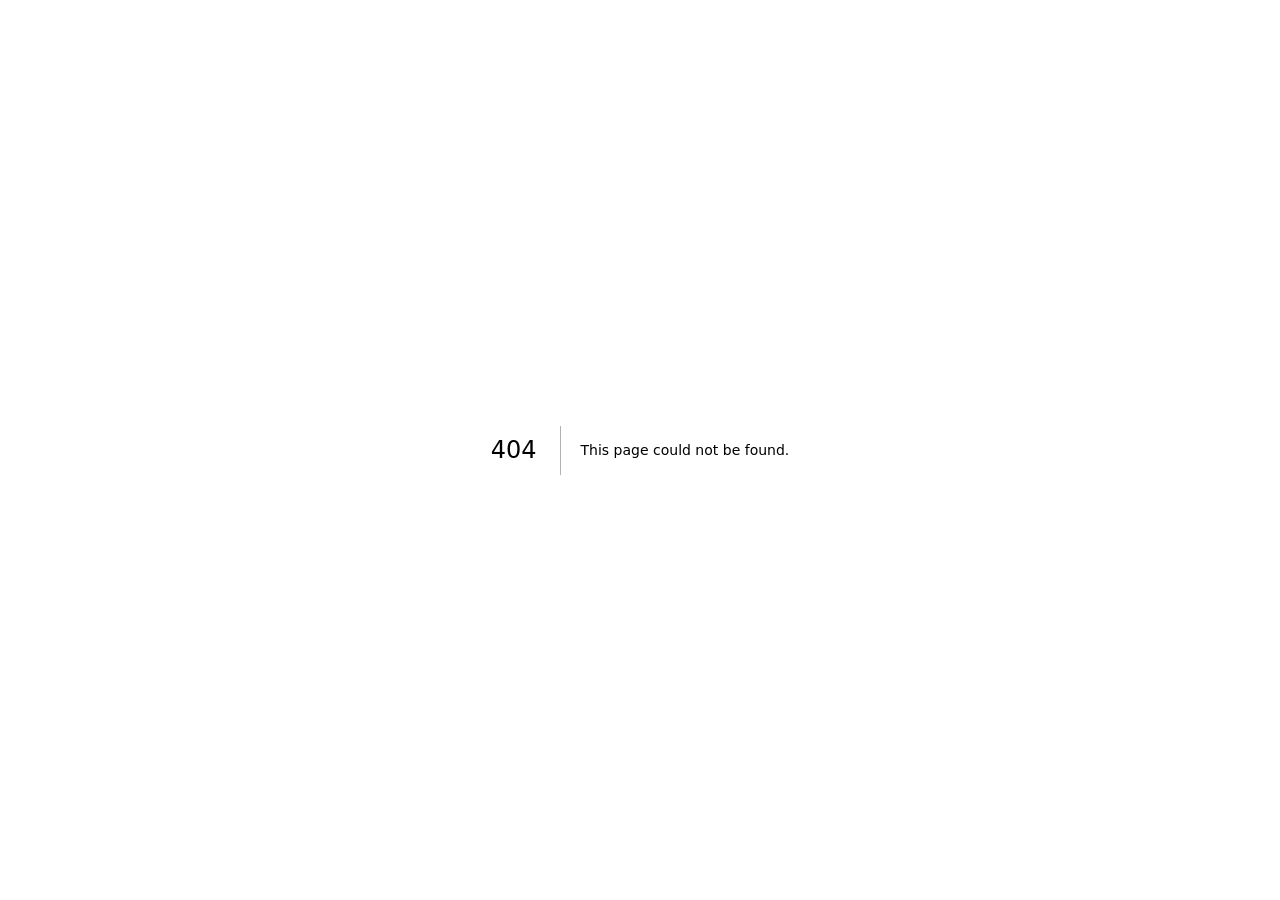
<file: 404/index.html>
<!DOCTYPE html><html lang="ru" class="geist_f8bfaa6f-module__Lz8hyG__variable homenaje_1a9deb5c-module__Ss9iBW__variable inika_b2ded282-module__JnxZJG__variable inter_ed26c892-module__0Hd1FG__variable h-full antialiased"><head><meta charSet="utf-8"/><meta name="viewport" content="width=device-width, initial-scale=1"/><link rel="stylesheet" href="/_next/static/chunks/1ma7grd6eb4bg.css" data-precedence="next"/><link rel="preload" as="script" fetchPriority="low" href="/_next/static/chunks/310vm2bl3xxpt.js"/><script src="/_next/static/chunks/19mx3mg6lkumu.js" async=""></script><script src="/_next/static/chunks/1rj7ns8rte9vc.js" async=""></script><script src="/_next/static/chunks/0erpg4rnzkm4w.js" async=""></script><script src="/_next/static/chunks/turbopack-1g4yvkg6ged8k.js" async=""></script><script src="/_next/static/chunks/3fntmmi971322.js" async=""></script><meta name="robots" content="noindex"/><title>Мария Мельничук — Product Designer</title><meta name="description" content="Портфолио продуктового дизайнера: мобильные и веб-интерфейсы, кейсы и контакты."/><link rel="icon" href="/favicon.ico?favicon.2vob68tjqpejf.ico" sizes="256x256" type="image/x-icon"/><meta name="next-size-adjust" content=""/><title>404: This page could not be found.</title><script src="/_next/static/chunks/0cz1d0mv5g_q7.js" noModule=""></script></head><body class="min-h-full flex flex-col"><div hidden=""><!--$--><!--/$--></div><div style="font-family:system-ui,&quot;Segoe UI&quot;,Roboto,Helvetica,Arial,sans-serif,&quot;Apple Color Emoji&quot;,&quot;Segoe UI Emoji&quot;;height:100vh;text-align:center;display:flex;flex-direction:column;align-items:center;justify-content:center"><div><style>body{color:#000;background:#fff;margin:0}.next-error-h1{border-right:1px solid rgba(0,0,0,.3)}@media (prefers-color-scheme:dark){body{color:#fff;background:#000}.next-error-h1{border-right:1px solid rgba(255,255,255,.3)}}</style><h1 class="next-error-h1" style="display:inline-block;margin:0 20px 0 0;padding:0 23px 0 0;font-size:24px;font-weight:500;vertical-align:top;line-height:49px">404</h1><div style="display:inline-block"><h2 style="font-size:14px;font-weight:400;line-height:49px;margin:0">This page could not be found.</h2></div></div></div><!--$--><!--/$--><script src="/_next/static/chunks/310vm2bl3xxpt.js" id="_R_" async=""></script><script>(self.__next_f=self.__next_f||[]).push([0])</script><script>self.__next_f.push([1,"1:\"$Sreact.fragment\"\n2:I[39756,[\"/_next/static/chunks/3fntmmi971322.js\"],\"default\"]\n3:I[37457,[\"/_next/static/chunks/3fntmmi971322.js\"],\"default\"]\n4:I[97367,[\"/_next/static/chunks/3fntmmi971322.js\"],\"OutletBoundary\"]\n5:\"$Sreact.suspense\"\n8:I[97367,[\"/_next/static/chunks/3fntmmi971322.js\"],\"ViewportBoundary\"]\na:I[97367,[\"/_next/static/chunks/3fntmmi971322.js\"],\"MetadataBoundary\"]\nc:I[68027,[\"/_next/static/chunks/3fntmmi971322.js\"],\"default\",1]\n:HL[\"/_next/static/chunks/1ma7grd6eb4bg.css\",\"style\"]\n7:X\n0:{\"P\":null,\"c\":[\"\",\"_not-found\",\"\"],\"q\":\"\",\"i\":false,\"f\":[[[\"\",{\"children\":[\"/_not-found\",{\"children\":[\"__PAGE__\",{},\"$undefined\",\"$undefined\",4608]},\"$undefined\",\"$undefined\",4608]},\"$undefined\",\"$undefined\",4624],[[\"$\",\"$1\",\"c\",{\"children\":[[[\"$\",\"link\",\"0\",{\"rel\":\"stylesheet\",\"href\":\"/_next/static/chunks/1ma7grd6eb4bg.css\",\"precedence\":\"next\",\"crossOrigin\":\"$undefined\",\"nonce\":\"$undefined\"}],[\"$\",\"script\",\"script-0\",{\"src\":\"/_next/static/chunks/3fntmmi971322.js\",\"async\":true,\"nonce\":\"$undefined\"}]],[\"$\",\"html\",null,{\"lang\":\"ru\",\"className\":\"geist_f8bfaa6f-module__Lz8hyG__variable homenaje_1a9deb5c-module__Ss9iBW__variable inika_b2ded282-module__JnxZJG__variable inter_ed26c892-module__0Hd1FG__variable h-full antialiased\",\"children\":[\"$\",\"body\",null,{\"className\":\"min-h-full flex flex-col\",\"children\":[\"$\",\"$L2\",null,{\"parallelRouterKey\":\"children\",\"error\":\"$undefined\",\"errorStyles\":\"$undefined\",\"errorScripts\":\"$undefined\",\"template\":[\"$\",\"$L3\",null,{}],\"templateStyles\":\"$undefined\",\"templateScripts\":\"$undefined\",\"notFound\":[[[\"$\",\"title\",null,{\"children\":\"404: This page could not be found.\"}],[\"$\",\"div\",null,{\"style\":{\"fontFamily\":\"system-ui,\\\"Segoe UI\\\",Roboto,Helvetica,Arial,sans-serif,\\\"Apple Color Emoji\\\",\\\"Segoe UI Emoji\\\"\",\"height\":\"100vh\",\"textAlign\":\"center\",\"display\":\"flex\",\"flexDirection\":\"column\",\"alignItems\":\"center\",\"justifyContent\":\"center\"},\"children\":[\"$\",\"div\",null,{\"children\":[[\"$\",\"style\",null,{\"dangerouslySetInnerHTML\":{\"__html\":\"body{color:#000;background:#fff;margin:0}.next-error-h1{border-right:1px solid rgba(0,0,0,.3)}@media (prefers-color-scheme:dark){body{color:#fff;background:#000}.next-error-h1{border-right:1px solid rgba(255,255,255,.3)}}\"}}],[\"$\",\"h1\",null,{\"className\":\"next-error-h1\",\"style\":{\"display\":\"inline-block\",\"margin\":\"0 20px 0 0\",\"padding\":\"0 23px 0 0\",\"fontSize\":24,\"fontWeight\":500,\"verticalAlign\":\"top\",\"lineHeight\":\"49px\"},\"children\":404}],[\"$\",\"div\",null,{\"style\":{\"display\":\"inline-block\"},\"children\":[\"$\",\"h2\",null,{\"style\":{\"fontSize\":14,\"fontWeight\":400,\"lineHeight\":\"49px\",\"margin\":0},\"children\":\"This page could not be found.\"}]}]]}]}]],[]],\"forbidden\":\"$undefined\",\"unauthorized\":\"$undefined\"}]}]}]]}],{\"children\":[[\"$\",\"$1\",\"c\",{\"children\":[null,[\"$\",\"$L2\",null,{\"parallelRouterKey\":\"children\",\"error\":\"$undefined\",\"errorStyles\":\"$undefined\",\"errorScripts\":\"$undefined\",\"template\":[\"$\",\"$L3\",null,{}],\"templateStyles\":\"$undefined\",\"templateScripts\":\"$undefined\",\"notFound\":\"$undefined\",\"forbidden\":\"$undefined\",\"unauthorized\":\"$undefined\"}]]}],{\"children\":[[\"$\",\"$1\",\"c\",{\"children\":[[[\"$\",\"title\",null,{\"children\":\"404: This page could not be found.\"}],[\"$\",\"div\",null,{\"style\":\"$0:f:0:1:0:props:children:1:props:children:props:children:props:notFound:0:1:props:style\",\"children\":[\"$\",\"div\",null,{\"children\":[[\"$\",\"style\",null,{\"dangerouslySetInnerHTML\":{\"__html\":\"body{color:#000;background:#fff;margin:0}.next-error-h1{border-right:1px solid rgba(0,0,0,.3)}@media (prefers-color-scheme:dark){body{color:#fff;background:#000}.next-error-h1{border-right:1px solid rgba(255,255,255,.3)}}\"}}],[\"$\",\"h1\",null,{\"className\":\"next-error-h1\",\"style\":\"$0:f:0:1:0:props:children:1:props:children:props:children:props:notFound:0:1:props:children:props:children:1:props:style\",\"children\":404}],[\"$\",\"div\",null,{\"style\":\"$0:f:0:1:0:props:children:1:props:children:props:children:props:notFound:0:1:props:children:props:children:2:props:style\",\"children\":[\"$\",\"h2\",null,{\"style\":\"$0:f:0:1:0:props:children:1:props:children:props:children:props:notFound:0:1:props:children:props:children:2:props:children:props:style\",\"children\":\"This page could not be found.\"}]}]]}]}]],null,[\"$\",\"$L4\",null,{\"children\":[\"$\",\"$5\",null,{\"name\":\"Next.MetadataOutlet\",\"children\":\"$@6\"}]}]]}],{},null,false,null]},null,false,\"$7\"]},null,false,null],[\"$\",\"$1\",\"h\",{\"children\":[[\"$\",\"meta\",null,{\"name\":\"robots\",\"content\":\"noindex\"}],[\"$\",\"$L8\",null,{\"children\":\"$L9\"}],[\"$\",\"div\",null,{\"hidden\":true,\"children\":[\"$\",\"$La\",null,{\"children\":[\"$\",\"$5\",null,{\"name\":\"Next.Metadata\",\"children\":\"$Lb\"}]}]}],[\"$\",\"meta\",null,{\"name\":\"next-size-adjust\",\"content\":\"\"}]]}],false]],\"m\":\"$undefined\",\"G\":[\"$c\",[[\"$\",\"link\",\"0\",{\"rel\":\"stylesheet\",\"href\":\"/_next/static/chunks/1ma7grd6eb4bg.css\",\"precedence\":\"next\",\"crossOrigin\":\"$undefined\",\"nonce\":\"$undefined\"}]]],\"S\":true,\"h\":null,\"r\":\"$undefined\",\"s\":\"$undefined\",\"a\":\"$undefined\",\"l\":\"$undefined\",\"p\":\"$undefined\",\"d\":\"$undefined\",\"b\":\"2TnPYmIcn-58PivYIVlTG\"}\n7:C\n9:[[\"$\",\"meta\",\"0\",{\"charSet\":\"utf-8\"}],[\"$\",\"meta\",\"1\",{\"name\":\"viewport\",\"content\":\"width=device-width, initial-scale=1\"}]]\nd:I[27201,[\"/_next/static/chunks/3fntmmi971322.js\"],\"IconMark\"]\n6:null\nb:[[\"$\",\"title\",\"0\",{\"children\":\"Мария Мельничук — Product Designer\"}],[\"$\",\"meta\",\"1\",{\"name\":\"description\",\"content\":\"Портфолио продуктового дизайнера: мобильные и веб-интерфейсы, кейсы и контакты.\"}],[\"$\",\"link\",\"2\",{\"rel\":\"icon\",\"href\":\"/favicon.ico?favicon.2vob68tjqpejf.ico\",\"sizes\":\"256x256\",\"type\":\"image/x-icon\"}],[\"$\",\"$Ld\",\"3\",{}]]\n"])</script></body></html>
</file>
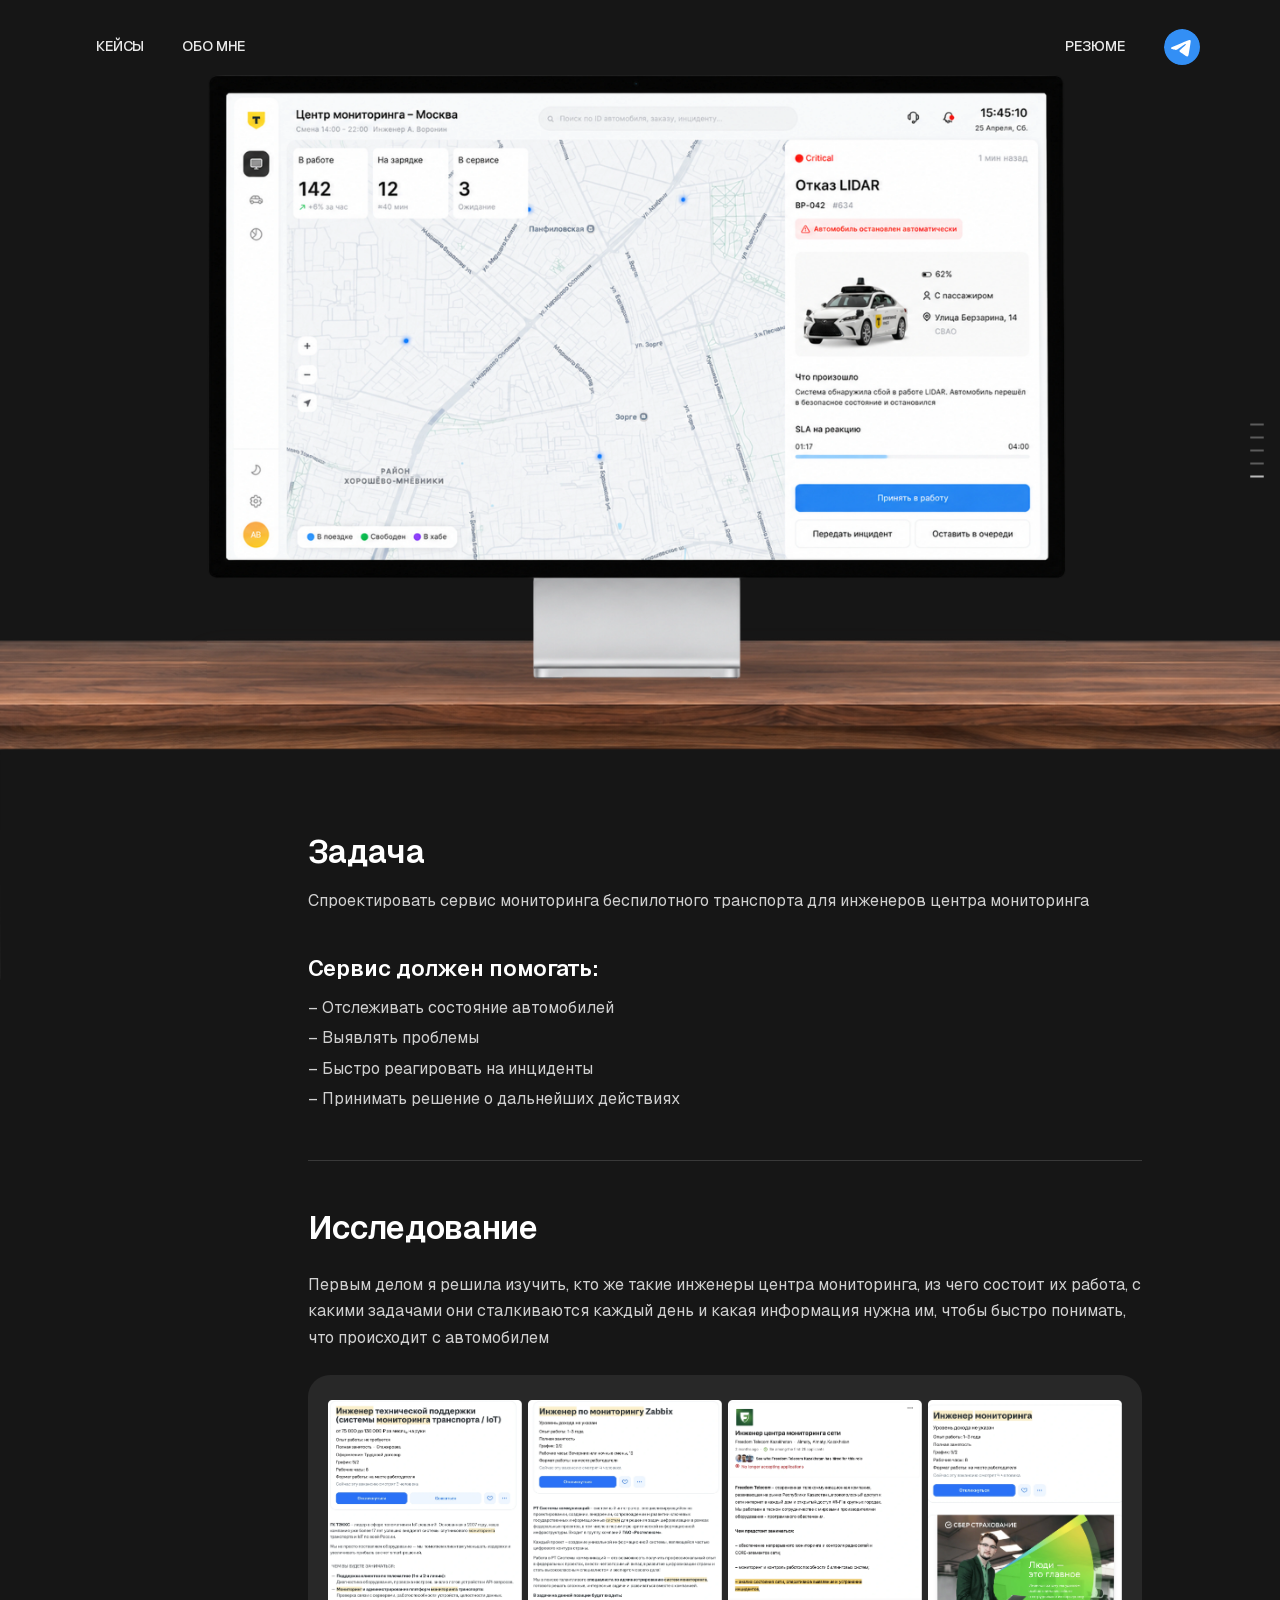
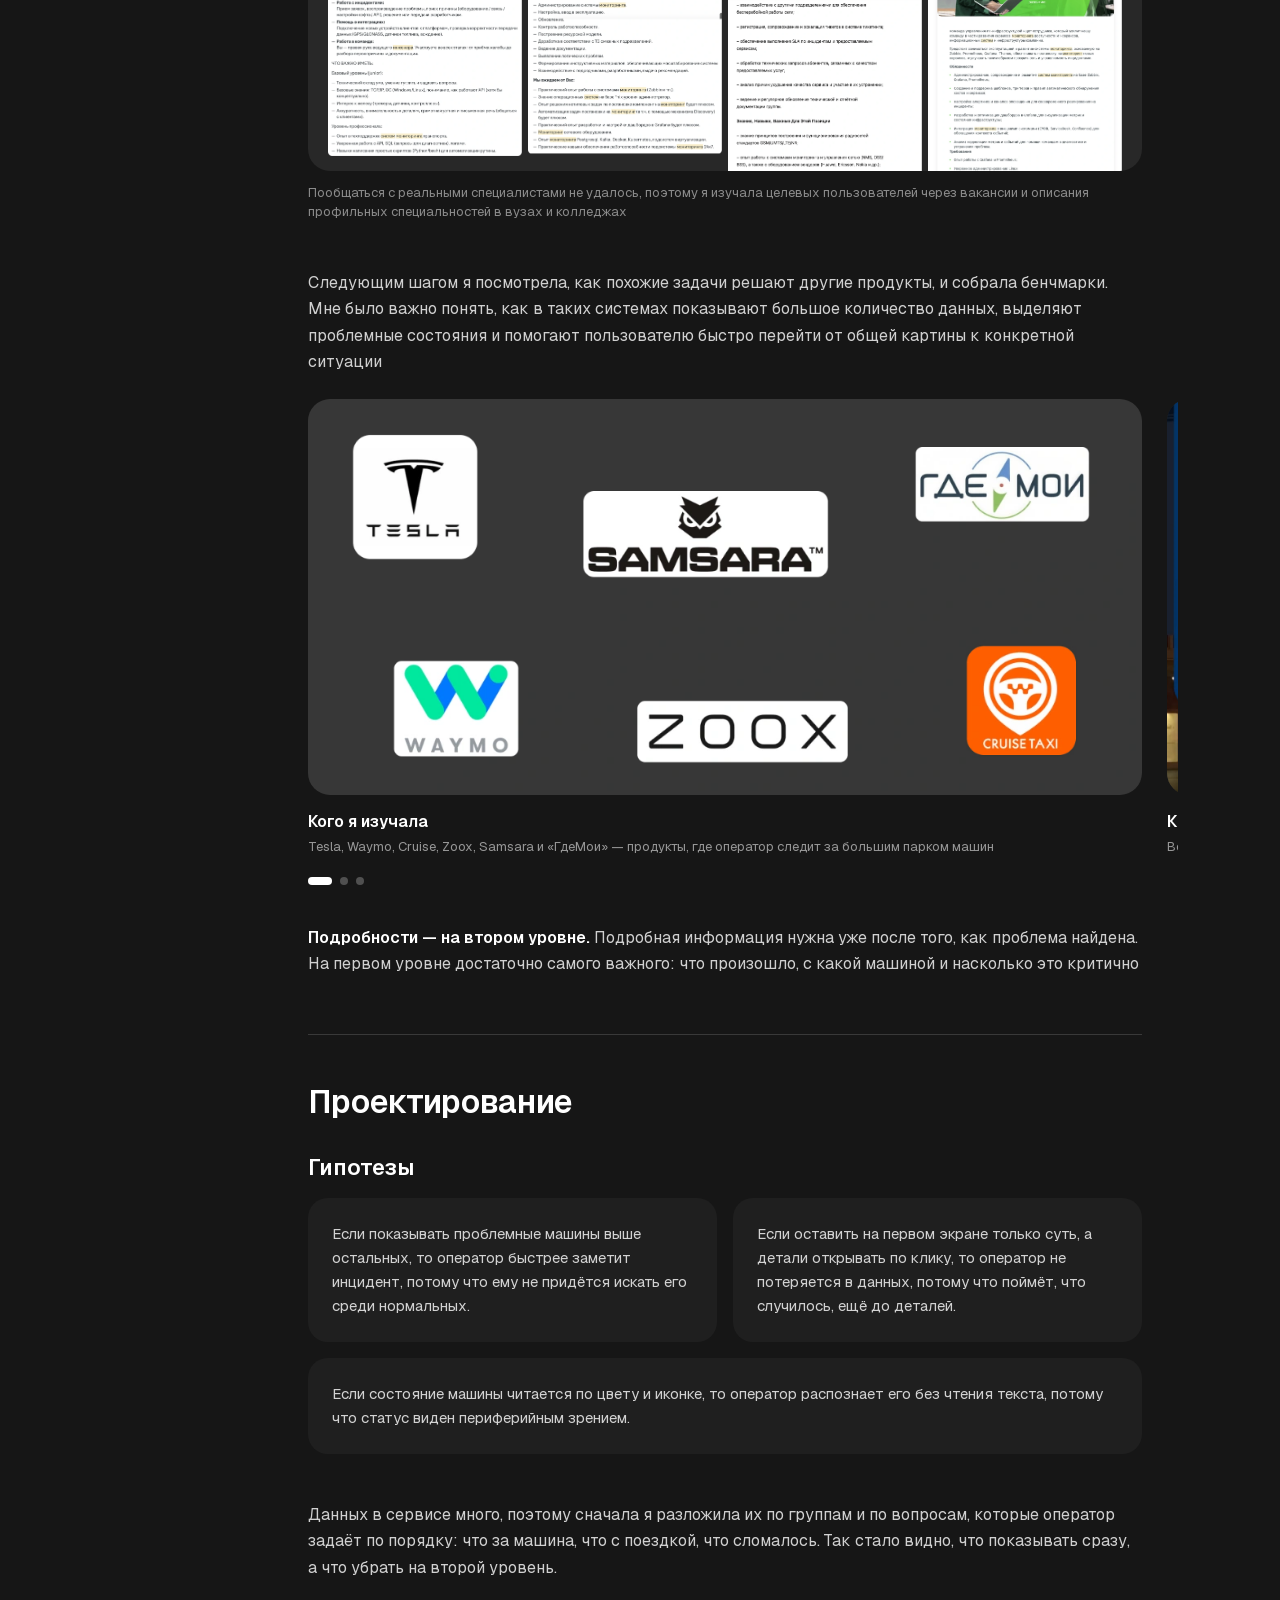
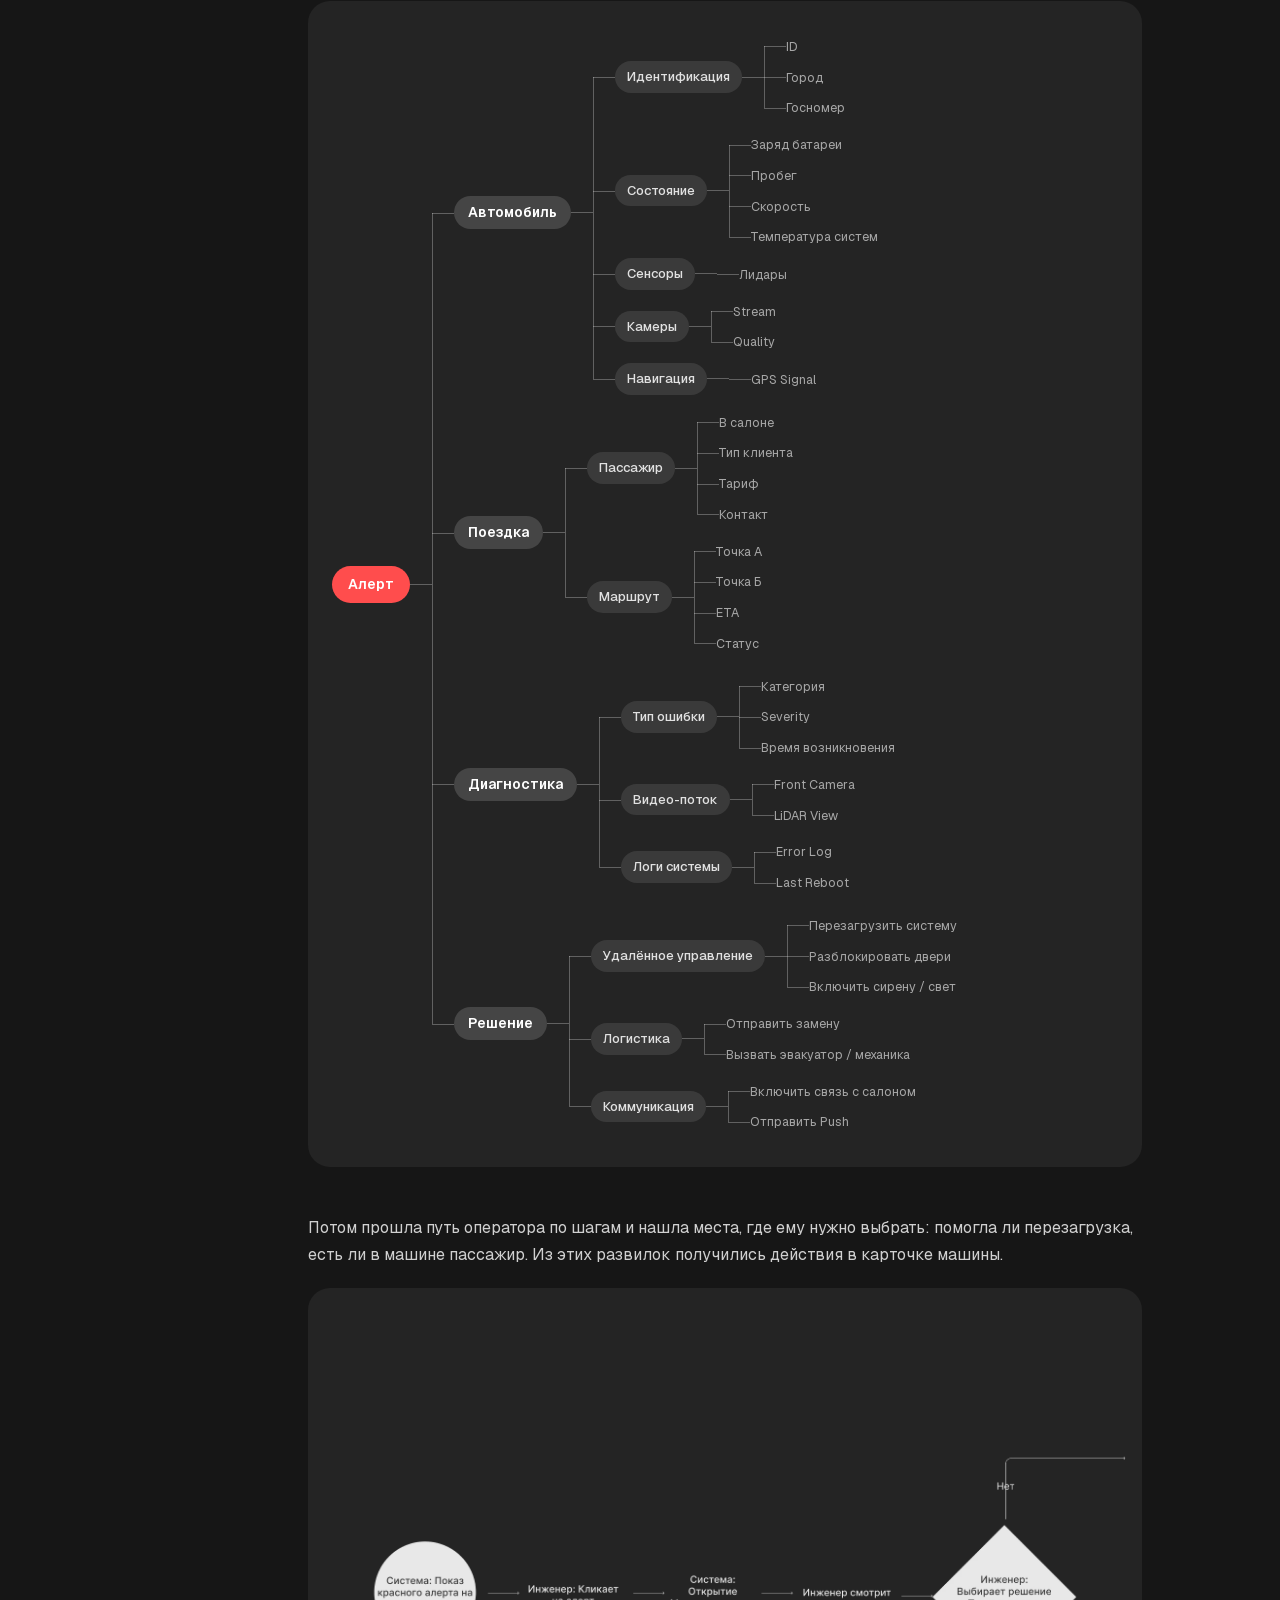
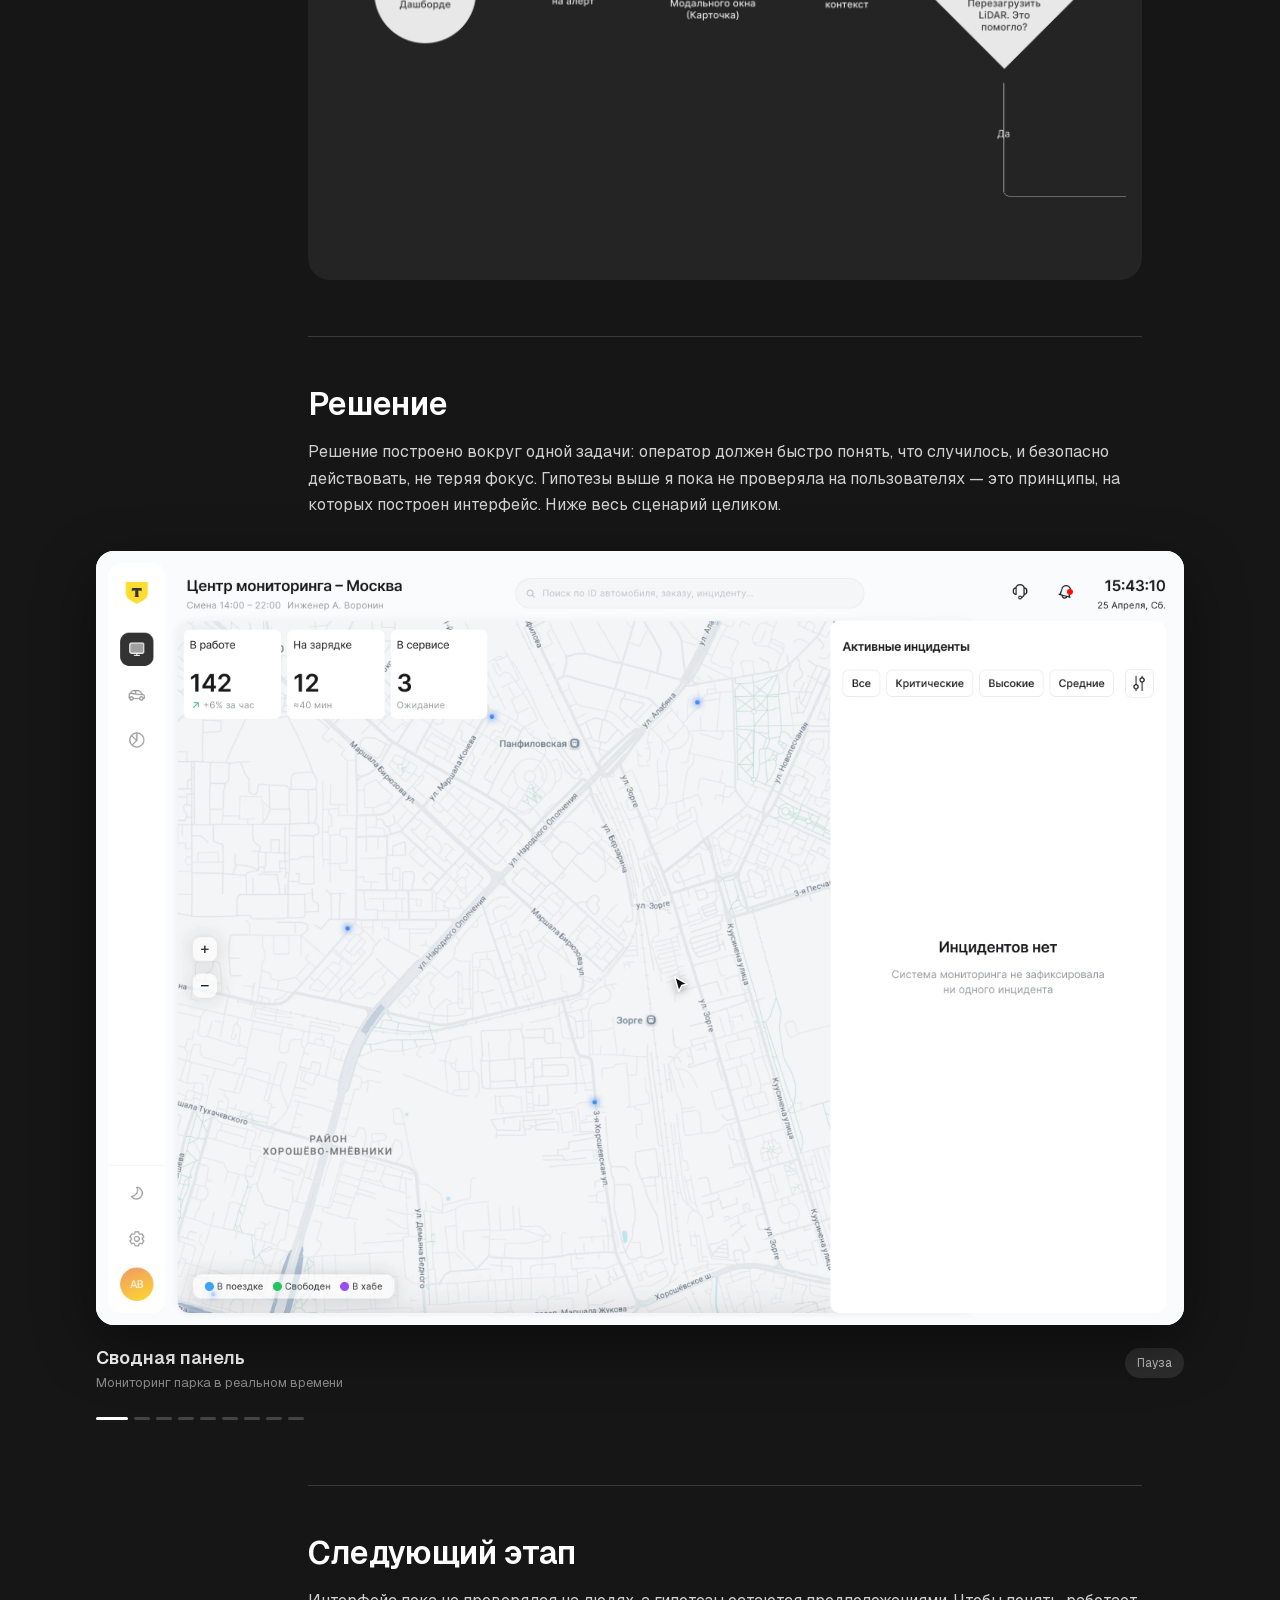
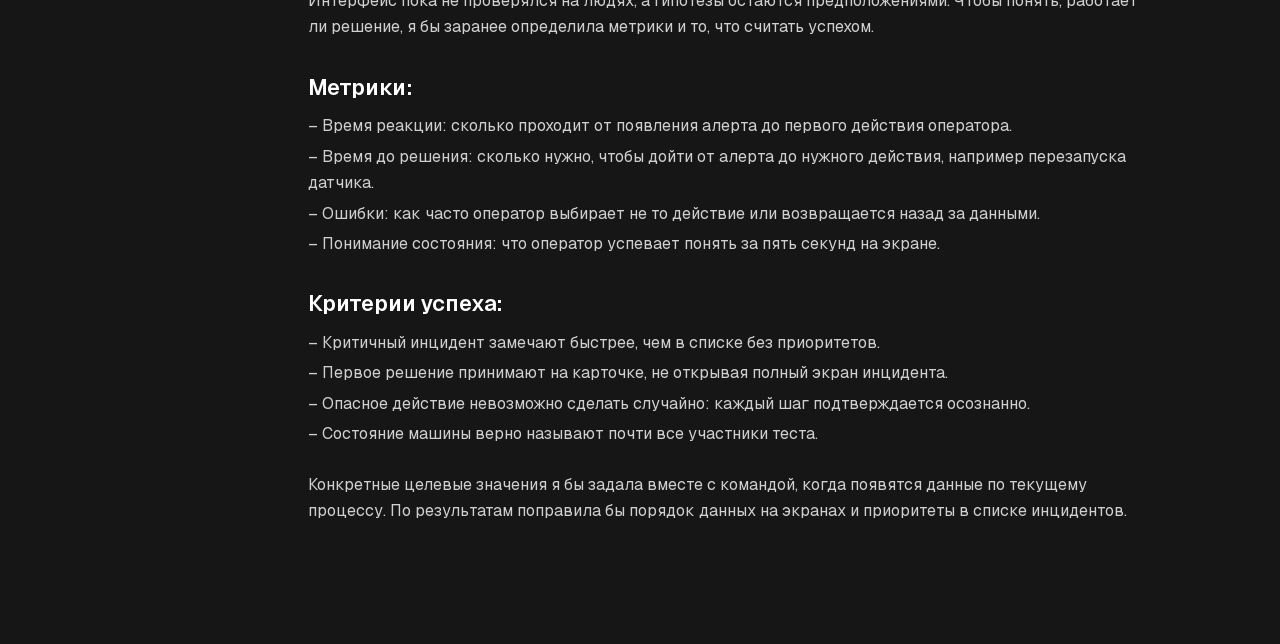
<file: cases/monitoring/index.html>
<!DOCTYPE html><html lang="ru" class="geist_f8bfaa6f-module__Lz8hyG__variable homenaje_1a9deb5c-module__Ss9iBW__variable inika_b2ded282-module__JnxZJG__variable inter_ed26c892-module__0Hd1FG__variable h-full antialiased"><head><meta charSet="utf-8"/><meta name="viewport" content="width=device-width, initial-scale=1"/><link rel="preload" href="/_next/static/media/83afe278b6a6bb3c-s.p.2bn3s6zvc0dyp.woff2" as="font" crossorigin="" type="font/woff2"/><link rel="preload" href="/_next/static/media/84d296faa8ffe059-s.p.0u6mjsxtqe_hw.woff2" as="font" crossorigin="" type="font/woff2"/><link rel="preload" href="/_next/static/media/8a480f0b521d4e75-s.p.1qq4vpdcun5oj.woff2" as="font" crossorigin="" type="font/woff2"/><link rel="preload" href="/_next/static/media/9c72aa0f40e4eef8-s.p.1y4-pdgsjb-pw.woff2" as="font" crossorigin="" type="font/woff2"/><link rel="preload" href="/_next/static/media/caa3a2e1cccd8315-s.p.0wgildi0cnwt9.woff2" as="font" crossorigin="" type="font/woff2"/><link rel="preload" href="/_next/static/media/d454fe93e108f77f-s.p.02o1f5jvbc5en.woff2" as="font" crossorigin="" type="font/woff2"/><link rel="preload" href="/figma/case-desk.webp" as="image"/><link rel="preload" href="/figma/case-monitor.webp" as="image"/><link rel="preload" href="/figma/case/vac-1.webp" as="image"/><link rel="preload" href="/figma/case/vac-2.webp" as="image"/><link rel="preload" href="/figma/case/vac-3.webp" as="image"/><link rel="preload" href="/figma/case/vac-4.webp" as="image"/><link rel="preload" href="/figma/case/logos.webp" as="image"/><link rel="preload" href="/figma/case/ui.webp" as="image"/><link rel="preload" href="/figma/case/mixed-e5dda.webp" as="image"/><link rel="preload" href="/figma/case/mixed-640d3.webp" as="image"/><link rel="stylesheet" href="/_next/static/chunks/1ma7grd6eb4bg.css" data-precedence="next"/><link rel="preload" as="script" fetchPriority="low" href="/_next/static/chunks/310vm2bl3xxpt.js"/><script src="/_next/static/chunks/19mx3mg6lkumu.js" async=""></script><script src="/_next/static/chunks/1rj7ns8rte9vc.js" async=""></script><script src="/_next/static/chunks/0erpg4rnzkm4w.js" async=""></script><script src="/_next/static/chunks/turbopack-1g4yvkg6ged8k.js" async=""></script><script src="/_next/static/chunks/3fntmmi971322.js" async=""></script><script src="/_next/static/chunks/0clw1rfvykpxw.js" async=""></script><link rel="preload" href="/figma/case/user-flow-dark.webp?v=2" as="image"/><link rel="preload" href="/figma/case/mixed-cad7e.webp" as="image"/><link rel="preload" href="/figma/case/mixed-5334f.webp" as="image"/><link rel="preload" as="image" href="/figma/case/screens/1-dashboard.webp"/><link rel="preload" as="image" href="/figma/case/screens/2-trigger.webp"/><link rel="preload" as="image" href="/figma/case/screens/3-quickview.webp"/><link rel="preload" as="image" href="/figma/case/screens/4-alert.webp"/><link rel="preload" as="image" href="/figma/case/screens/8-loading.webp"/><link rel="preload" as="image" href="/figma/case/screens/9-success.webp"/><title>Мониторинг беспилотного автопарка — Мария Мельничук</title><meta name="description" content="Кейс: сервис мониторинга беспилотного транспорта для инженеров центра мониторинга."/><link rel="icon" href="/favicon.ico?favicon.2vob68tjqpejf.ico" sizes="256x256" type="image/x-icon"/><meta name="next-size-adjust" content=""/><script src="/_next/static/chunks/0cz1d0mv5g_q7.js" noModule=""></script></head><body class="min-h-full flex flex-col"><div hidden=""><!--$--><!--/$--></div><style>html,body{background:#161616;overflow-x:clip;overscroll-behavior-x:none}</style><div class="relative min-h-screen overflow-x-clip bg-[#161616] text-[#fffbfb] max-md:[--up:calc(var(--s)*0.0336_-_36px)]!" style="--s:100vw;--up:calc(var(--s) * 0.0336)"><div aria-hidden="true" class="pointer-events-none absolute inset-x-0 -top-[84px] flex h-[84px] flex-col items-center justify-end gap-1.5 pb-3" style="opacity:0"><svg width="40" height="40" viewBox="0 0 56 56" fill="none" style="transform:scale(0.7) rotate(0deg)"><circle cx="28" cy="28" r="26" stroke="rgba(255,255,255,0.25)" stroke-width="2" stroke-dasharray="4 5"></circle><circle cx="28" cy="28" r="15" stroke="rgba(255,255,255,0.35)" stroke-width="2"></circle><path d="M28 28L28 6" stroke="rgba(255,255,255,0.5)" stroke-width="2" stroke-linecap="round"></path><circle cx="28" cy="28" r="3" fill="#fff"></circle></svg><span class="text-[12px] text-white/60">Потяни ещё</span></div><div aria-live="polite" class="pointer-events-none fixed left-1/2 top-5 z-50 flex -translate-x-1/2 items-center gap-2.5 rounded-full bg-[#2a2a2a] px-4 py-2.5 text-[14px] text-white shadow-[0_8px_30px_rgba(0,0,0,0.5)] transition duration-300 -translate-y-6 opacity-0"><span class="size-4 animate-spin rounded-full border-2 border-white/25 border-t-[#3b9bff]"></span>Перезагрузка LiDAR…</div><div class="pointer-events-none absolute inset-x-0 top-0 overflow-hidden max-md:origin-top max-md:scale-[1.4]" style="height:calc(var(--s) * 0.9423)" aria-hidden="true"><div class="absolute left-1/2 -translate-x-1/2 overflow-hidden" style="top:calc(var(--s) * 0.51836 - var(--up));width:calc(var(--s) * 1.27368);height:calc(var(--s) * 0.37535)"><img alt="" src="/figma/case-desk.webp" class="pointer-events-none absolute max-w-none" style="height:191.07%;width:100.05%;left:-0.02%;top:-49.54%"/></div></div><div class="relative mx-auto w-full max-w-[1440px]"><section class="pointer-events-none absolute left-1/2 top-0 -translate-x-1/2 overflow-x-hidden max-md:scale-[1.4] max-md:[transform-origin:50%_var(--up)]" style="width:var(--s);aspect-ratio:1440 / 1356.84;top:calc(var(--up) * -1)" aria-label="Обложка кейса"><div class="absolute left-1/2 -translate-x-1/2" style="top:9.224%;width:127.368%;height:85.618%"><div class="absolute" style="left:23.403%;top:0;width:52.711%;height:59.956%"><div aria-hidden="true" class="absolute rounded-[19px] opacity-70 blur-[15px]" style="left:0;top:95.796%;width:99.083%;height:3.392%;background:radial-gradient(ellipse at center, rgb(28 24 24) 0%, rgb(88 63 52 / 0.72) 100%)"></div><div class="absolute inset-0 overflow-hidden"><img alt="Монитор с интерфейсом центра мониторинга" src="/figma/case-monitor.webp" class="pointer-events-none absolute max-w-none" style="height:100%;width:128.01%;left:-14.01%;top:0"/></div></div></div></section><div class="absolute inset-x-0 top-0 z-20"><header class="mx-auto flex w-full max-w-[1440px] items-center justify-between px-[clamp(16px,6.25vw,90px)] pt-[clamp(14px,2.2vw,32px)]"><a href="/" class="hidden items-center rounded-full bg-white/10 px-5 py-2.5 text-[14px] font-medium uppercase leading-none tracking-[-0.01em] text-white transition duration-200 active:scale-[0.96] active:bg-white/20 max-md:inline-flex">На главную</a><nav aria-label="Разделы" class="flex items-center gap-1.5 max-md:hidden"><a href="/#cases" class="flex items-center justify-center rounded-[18px] px-3 py-2 text-[clamp(11px,1.11vw,16px)] font-medium uppercase leading-normal tracking-[-0.01em] text-white/90 transition duration-200 hover:bg-white/10 hover:text-white active:scale-[0.96] active:bg-white/20 focus-visible:outline-none focus-visible:ring-2 focus-visible:ring-white/60 sm:px-4">Кейсы</a><a href="/#about" class="flex items-center justify-center rounded-[18px] px-3 py-2 text-[clamp(11px,1.11vw,16px)] font-medium uppercase leading-normal tracking-[-0.01em] text-white/90 transition duration-200 hover:bg-white/10 hover:text-white active:scale-[0.96] active:bg-white/20 focus-visible:outline-none focus-visible:ring-2 focus-visible:ring-white/60 sm:px-4">Обо мне</a></nav><div class="flex items-center gap-[7px]"><a href="/resume.pdf" target="_blank" rel="noreferrer" class="flex items-center justify-center rounded-[18px] px-3 py-2 text-[clamp(11px,1.11vw,16px)] font-medium uppercase leading-normal tracking-[-0.01em] text-white/90 transition duration-200 hover:bg-white/10 hover:text-white active:scale-[0.96] active:bg-white/20 focus-visible:outline-none focus-visible:ring-2 focus-visible:ring-white/60 sm:px-4 sm:px-8 max-md:hidden">Резюме</a><a href="https://t.me/komi_roots" target="_blank" rel="noreferrer" aria-label="Написать в Telegram" class="inline-flex size-[clamp(28px,2.85vw,41px)] max-md:size-10 shrink-0 overflow-hidden rounded-full transition duration-200 hover:scale-110 hover:brightness-110 active:scale-95 active:brightness-90 focus-visible:outline-none focus-visible:ring-2 focus-visible:ring-white/60"><svg viewBox="0 0 41 41" class="block size-full" aria-hidden="true"><circle cx="20.5" cy="20.5" r="20.5" fill="#338FF5"></circle><path transform="translate(7.749 12.341)" fill="#fff" fill-rule="evenodd" clip-rule="evenodd" d="M1.53047 7.9426C7.50663 5.33888 11.4917 3.62235 13.4856 2.79301C19.1787 0.425064 20.3616 0.0137274 21.1327 0.000144821C21.3023 -0.00284252 21.6815 0.0391853 21.9271 0.238485C22.1345 0.406769 22.1915 0.634098 22.2188 0.79365C22.2461 0.953203 22.2801 1.31667 22.2531 1.60067C21.9446 4.8422 20.6097 12.7086 19.9305 16.3391C19.6432 17.8754 19.0774 18.3904 18.5296 18.4409C17.3391 18.5504 16.4351 17.6541 15.2821 16.8983C13.4778 15.7156 12.4585 14.9793 10.7072 13.8252C8.68316 12.4914 9.99523 11.7584 11.1487 10.5603C11.4506 10.2468 16.6958 5.47582 16.7973 5.04301C16.81 4.98889 16.8218 4.78712 16.702 4.68058C16.5821 4.57404 16.4052 4.61047 16.2775 4.63944C16.0965 4.68052 13.2142 6.58564 7.63049 10.3548C6.81235 10.9166 6.0713 11.1903 5.40735 11.176C4.67539 11.1602 3.2674 10.7621 2.22071 10.4219C0.936894 10.0046 -0.0834562 9.78393 0.00539342 9.0752C0.0516718 8.70605 0.560029 8.32851 1.53047 7.9426Z"></path></svg></a></div></header><nav aria-label="Навигация по кейсу" class="fixed right-4 top-1/2 z-30 hidden -translate-y-1/2 xl:block"><div class="flex flex-col items-end py-4"><button type="button" aria-label="Задача" class="flex items-center justify-end" style="width:40px;height:13px"><span class="block h-[2px] rounded-full bg-white" style="width:14px;opacity:0.3;transition:width 90ms ease-out, opacity 90ms ease-out"></span></button><button type="button" aria-label="Исследование" class="flex items-center justify-end" style="width:40px;height:13px"><span class="block h-[2px] rounded-full bg-white" style="width:14px;opacity:0.3;transition:width 90ms ease-out, opacity 90ms ease-out"></span></button><button type="button" aria-label="Проектирование" class="flex items-center justify-end" style="width:40px;height:13px"><span class="block h-[2px] rounded-full bg-white" style="width:14px;opacity:0.3;transition:width 90ms ease-out, opacity 90ms ease-out"></span></button><button type="button" aria-label="Решение" class="flex items-center justify-end" style="width:40px;height:13px"><span class="block h-[2px] rounded-full bg-white" style="width:14px;opacity:0.3;transition:width 90ms ease-out, opacity 90ms ease-out"></span></button><button type="button" aria-label="Следующий этап" class="flex items-center justify-end" style="width:40px;height:13px"><span class="block h-[2px] rounded-full bg-white" style="width:14px;opacity:0.3;transition:width 90ms ease-out, opacity 90ms ease-out"></span></button></div><div class="absolute right-full top-0 pr-1" style="transform:translateY(0px) translateY(-50%) translateX(6px);opacity:0;pointer-events:none;transition:opacity 150ms ease-out, transform 150ms cubic-bezier(0.22,1,0.36,1);will-change:transform, opacity"><div class="w-[300px] rounded-[20px] bg-[#262626] px-5 py-4 shadow-[0_10px_40px_rgba(0,0,0,0.5)]"></div></div></nav></div><div class="relative z-10 pb-[120px] pt-[calc(max(520px,var(--s)*0.68472)-var(--up))] max-md:pt-[calc(var(--s)*0.83+90px)]"><div class="ml-[clamp(16px,24.027vw,346px)] mr-4 max-w-[834px] max-md:ml-4"><h1 id="task" class="text-[32px] font-semibold leading-[1.2] tracking-[-0.01em] text-white w-fit scroll-mt-24">Задача</h1><p class="text-[16px] leading-[1.65] text-white/80 mt-4">Спроектировать сервис мониторинга беспилотного транспорта для инженеров центра мониторинга</p></div><div class="ml-[clamp(16px,24.027vw,346px)] mr-4 max-w-[834px] max-md:ml-4 mt-10"><div class="flex w-full flex-col gap-3"><h2 class="text-[22px] font-semibold leading-[1.3] tracking-[-0.005em] text-white">Сервис должен помогать:</h2><ul class="text-[16px] leading-[1.65] text-white/80 space-y-1"><li>– <!-- -->Отслеживать состояние автомобилей</li><li>– <!-- -->Выявлять проблемы</li><li>– <!-- -->Быстро реагировать на инциденты</li><li>– <!-- -->Принимать решение о дальнейших действиях</li></ul></div></div><hr class="ml-[clamp(16px,24.027vw,346px)] mr-4 max-w-[834px] border-0 h-px bg-white/15 max-md:ml-4 mt-12"/><div class="ml-[clamp(16px,24.027vw,346px)] mr-4 max-w-[834px] max-md:ml-4 mt-12"><h1 id="research" class="text-[32px] font-semibold leading-[1.2] tracking-[-0.01em] text-white w-fit scroll-mt-24">Исследование</h1><p class="text-[16px] leading-[1.65] text-white/80 mt-6">Первым делом я решила изучить, кто же такие инженеры центра мониторинга, из чего состоит их работа, с какими задачами они сталкиваются каждый день и какая информация нужна им, чтобы быстро понимать, что происходит с автомобилем</p></div><div class="ml-[clamp(16px,24.027vw,346px)] mr-4 max-w-[834px] max-md:ml-4 mt-6"><div class="relative aspect-[834/396] w-full overflow-hidden rounded-[22px] bg-white/[0.08]"><img alt="Вакансия инженера мониторинга 1" src="/figma/case/vac-1.webp" class="absolute h-auto" style="left:2.3980815347721824%;top:6.3%;width:23.26139088729017%"/><img alt="Вакансия инженера мониторинга 2" src="/figma/case/vac-2.webp" class="absolute h-auto" style="left:26.378896882494004%;top:6.3%;width:23.26139088729017%"/><img alt="Вакансия инженера мониторинга 3" src="/figma/case/vac-3.webp" class="absolute h-auto" style="left:50.35971223021583%;top:6.3%;width:23.26139088729017%"/><img alt="Вакансия инженера мониторинга 4" src="/figma/case/vac-4.webp" class="absolute h-auto" style="left:74.34052757793765%;top:6.3%;width:23.26139088729017%"/></div><p class="text-[13px] leading-[1.5] text-white/50 mt-3">Пообщаться с реальными специалистами не удалось, поэтому я изучала целевых пользователей через вакансии и описания профильных специальностей в вузах и колледжах</p></div><div class="ml-[clamp(16px,24.027vw,346px)] mr-4 max-w-[834px] max-md:ml-4 mt-12"><p class="text-[16px] leading-[1.65] text-white/80">Следующим шагом я посмотрела, как похожие задачи решают другие продукты, и собрала бенчмарки. Мне было важно понять, как в таких системах показывают большое количество данных, выделяют проблемные состояния и помогают пользователю быстро перейти от общей картины к конкретной ситуации</p></div><div class="mt-6 max-md:[--left:16px]!" style="--left:clamp(16px, 24.027vw, 346px);--sw:min(870px, calc(min(100vw, 1440px) - var(--left)));--cw:calc(var(--sw) - 36px);margin-left:var(--left);width:var(--sw)"><div><div class="no-scrollbar w-full cursor-grab snap-x snap-mandatory overflow-x-auto active:cursor-grabbing"><div class="flex w-max gap-[25px]" style="padding-right:calc(var(--sw) - var(--cw))"><article data-card="true" class="w-[var(--cw)] shrink-0 snap-start"><div class="relative aspect-[834/396] w-full overflow-hidden rounded-[22px] bg-white/[0.07]"><img alt="Логотипы Tesla, Samsara, ГдеМои, Waymo, Zoox и Cruise" class="absolute inset-0 size-full object-cover" src="/figma/case/logos.webp"/></div><div class="mt-4 pr-2"><h3 class="text-[16px] font-semibold leading-snug text-white">Кого я изучала</h3><p class="mt-1 text-[13px] leading-[1.5] text-white/55">Tesla, Waymo, Cruise, Zoox, Samsara и «ГдеМои» — продукты, где оператор следит за большим парком машин</p></div></article><article data-card="true" class="w-[var(--cw)] shrink-0 snap-start"><div class="relative aspect-[834/396] w-full overflow-hidden rounded-[22px] bg-white/[0.07]"><img alt="Интерфейс разметки сцены для автономного автомобиля" class="absolute inset-0 size-full object-cover" src="/figma/case/ui.webp"/></div><div class="mt-4 pr-2"><h3 class="text-[16px] font-semibold leading-snug text-white">Как выглядит рабочее место оператора</h3><p class="mt-1 text-[13px] leading-[1.5] text-white/55">Вопрос по ситуации, фрагмент с камеры и один понятный ответ — без лишних элементов</p></div></article><article data-card="true" class="w-[var(--cw)] shrink-0 snap-start"><div class="relative aspect-[834/396] w-full overflow-hidden rounded-[22px] bg-white/[0.07] grid grid-cols-2 gap-2 p-2"><a href="https://medium.com/@michael.wishart1990/waymo-operations-center-3ac5862688d4" target="_blank" rel="noreferrer" class="group relative block overflow-hidden rounded-[16px] bg-black/40"><img alt="Waymo: пример интерфейса" src="/figma/case/mixed-e5dda.webp" class="absolute inset-0 size-full object-cover transition-transform duration-500 group-hover:scale-[1.04]"/><span class="absolute inset-x-0 bottom-0 flex items-end justify-between bg-gradient-to-t from-black/80 to-transparent px-4 pb-3 pt-10"><span><span class="block text-[15px] font-semibold leading-tight text-white">Waymo</span><span class="block text-[12px] leading-tight text-white/65">Центр удалённой помощи</span></span><span class="text-[12px] text-white/70 transition group-hover:text-white">Источник ↗</span></span></a><a href="https://www.tesla.com/fsd/safety" target="_blank" rel="noreferrer" class="group relative block overflow-hidden rounded-[16px] bg-black/40"><img alt="Tesla: пример интерфейса" src="/figma/case/mixed-640d3.webp" class="absolute inset-0 size-full object-cover transition-transform duration-500 group-hover:scale-[1.04]"/><span class="absolute inset-x-0 bottom-0 flex items-end justify-between bg-gradient-to-t from-black/80 to-transparent px-4 pb-3 pt-10"><span><span class="block text-[15px] font-semibold leading-tight text-white">Tesla</span><span class="block text-[12px] leading-tight text-white/65">Данные с автомобиля</span></span><span class="text-[12px] text-white/70 transition group-hover:text-white">Источник ↗</span></span></a><a href="https://medium.com/@sanidhyacomnetinfo/what-digital-security-precautions-has-cruise-implemented-for-their-remote-access-software-caef1cddcb76" target="_blank" rel="noreferrer" class="group relative block overflow-hidden rounded-[16px] bg-black/40"><img alt="Cruise: пример интерфейса" src="/figma/case/mixed-cad7e.webp" class="absolute inset-0 size-full object-cover transition-transform duration-500 group-hover:scale-[1.04]"/><span class="absolute inset-x-0 bottom-0 flex items-end justify-between bg-gradient-to-t from-black/80 to-transparent px-4 pb-3 pt-10"><span><span class="block text-[15px] font-semibold leading-tight text-white">Cruise</span><span class="block text-[12px] leading-tight text-white/65">Мониторинг парка</span></span><span class="text-[12px] text-white/70 transition group-hover:text-white">Источник ↗</span></span></a><a href="https://webbingsolutions.com/scaling-robotaxis-requires-more-than-autonomy/" target="_blank" rel="noreferrer" class="group relative block overflow-hidden rounded-[16px] bg-black/40"><img alt="Zoox: пример интерфейса" src="/figma/case/mixed-5334f.webp" class="absolute inset-0 size-full object-cover transition-transform duration-500 group-hover:scale-[1.04]"/><span class="absolute inset-x-0 bottom-0 flex items-end justify-between bg-gradient-to-t from-black/80 to-transparent px-4 pb-3 pt-10"><span><span class="block text-[15px] font-semibold leading-tight text-white">Zoox</span><span class="block text-[12px] leading-tight text-white/65">Удалённые подсказки машине</span></span><span class="text-[12px] text-white/70 transition group-hover:text-white">Источник ↗</span></span></a></div><div class="mt-4 pr-2"><h3 class="text-[16px] font-semibold leading-snug text-white">Как это делают роботакси</h3><p class="mt-1 text-[13px] leading-[1.5] text-white/55">Четыре подробных разбора — нажми на карточку, чтобы открыть источник</p></div></article></div></div><div class="mt-5 flex items-center gap-2" role="tablist" aria-label="Слайды"><button type="button" role="tab" aria-selected="true" aria-label="Слайд 1" class="h-2 rounded-full transition-all w-6 bg-white"></button><button type="button" role="tab" aria-selected="false" aria-label="Слайд 2" class="h-2 rounded-full transition-all w-2 bg-white/25 hover:bg-white/50"></button><button type="button" role="tab" aria-selected="false" aria-label="Слайд 3" class="h-2 rounded-full transition-all w-2 bg-white/25 hover:bg-white/50"></button></div></div></div><div class="ml-[clamp(16px,24.027vw,346px)] mr-4 max-w-[834px] max-md:ml-4 mt-10"><p class="text-[16px] leading-[1.65] text-white/80"><strong class="font-semibold text-white">Подробности — на втором уровне.</strong> Подробная информация нужна уже после того, как проблема найдена. На первом уровне достаточно самого важного: что произошло, с какой машиной и насколько это критично</p></div><hr class="ml-[clamp(16px,24.027vw,346px)] mr-4 max-w-[834px] border-0 h-px bg-white/15 max-md:ml-4 mt-14"/><div class="ml-[clamp(16px,24.027vw,346px)] mr-4 max-w-[834px] max-md:ml-4 mt-12"><h1 id="design" class="text-[32px] font-semibold leading-[1.2] tracking-[-0.01em] text-white w-fit scroll-mt-24">Проектирование</h1></div><div class="ml-[clamp(16px,24.027vw,346px)] mr-4 max-w-[834px] max-md:ml-4 mt-8"><h2 id="hypotheses" class="text-[22px] font-semibold leading-[1.3] tracking-[-0.005em] text-white w-fit scroll-mt-24">Гипотезы</h2></div><div class="ml-[clamp(16px,24.027vw,346px)] mr-4 max-w-[834px] max-md:ml-4 mt-4 grid gap-4 sm:grid-cols-2"><div class="rounded-[20px] bg-[#1f1f1f] p-6 last:odd:sm:col-span-2"><p class="text-[15px] leading-[1.6] text-white/80">Если показывать проблемные машины выше остальных, то оператор быстрее заметит инцидент, потому что ему не придётся искать его среди нормальных.</p></div><div class="rounded-[20px] bg-[#1f1f1f] p-6 last:odd:sm:col-span-2"><p class="text-[15px] leading-[1.6] text-white/80">Если оставить на первом экране только суть, а детали открывать по клику, то оператор не потеряется в данных, потому что поймёт, что случилось, ещё до деталей.</p></div><div class="rounded-[20px] bg-[#1f1f1f] p-6 last:odd:sm:col-span-2"><p class="text-[15px] leading-[1.6] text-white/80">Если состояние машины читается по цвету и иконке, то оператор распознает его без чтения текста, потому что статус виден периферийным зрением.</p></div></div><div class="ml-[clamp(16px,24.027vw,346px)] mr-4 max-w-[834px] max-md:ml-4 mt-12"><p class="text-[16px] leading-[1.65] text-white/80">Данных в сервисе много, поэтому сначала я разложила их по группам и по вопросам, которые оператор задаёт по порядку: что за машина, что с поездкой, что сломалось. Так стало видно, что показывать сразу, а что убрать на второй уровень.</p></div><div class="ml-[clamp(16px,24.027vw,346px)] mr-4 max-w-[834px] max-md:ml-4 mt-5"><div class="no-scrollbar overflow-x-auto rounded-[22px] bg-white/[0.06] p-6"><div class="w-max"><div class="tree-row"><span class="inline-block whitespace-nowrap rounded-full bg-[#ff4d4d] px-4 py-2 text-[14px] font-semibold text-white">Алерт</span><span class="tree-link"></span><div class="tree-children"><div class="tree-child"><div class="tree-row"><span class="inline-block whitespace-nowrap rounded-full bg-white/15 px-3.5 py-1.5 text-[14px] font-semibold text-white">Автомобиль</span><span class="tree-link"></span><div class="tree-children"><div class="tree-child"><div class="tree-row"><span class="inline-block whitespace-nowrap rounded-full bg-white/10 px-3 py-1.5 text-[13px] font-medium text-white/85">Идентификация</span><span class="tree-link"></span><div class="tree-children"><div class="tree-child"><span class="inline-block whitespace-nowrap rounded-full bg-transparent px-0 py-0.5 text-[12.5px] text-white/60">ID</span></div><div class="tree-child"><span class="inline-block whitespace-nowrap rounded-full bg-transparent px-0 py-0.5 text-[12.5px] text-white/60">Город</span></div><div class="tree-child"><span class="inline-block whitespace-nowrap rounded-full bg-transparent px-0 py-0.5 text-[12.5px] text-white/60">Госномер</span></div></div></div></div><div class="tree-child"><div class="tree-row"><span class="inline-block whitespace-nowrap rounded-full bg-white/10 px-3 py-1.5 text-[13px] font-medium text-white/85">Состояние</span><span class="tree-link"></span><div class="tree-children"><div class="tree-child"><span class="inline-block whitespace-nowrap rounded-full bg-transparent px-0 py-0.5 text-[12.5px] text-white/60">Заряд батареи</span></div><div class="tree-child"><span class="inline-block whitespace-nowrap rounded-full bg-transparent px-0 py-0.5 text-[12.5px] text-white/60">Пробег</span></div><div class="tree-child"><span class="inline-block whitespace-nowrap rounded-full bg-transparent px-0 py-0.5 text-[12.5px] text-white/60">Скорость</span></div><div class="tree-child"><span class="inline-block whitespace-nowrap rounded-full bg-transparent px-0 py-0.5 text-[12.5px] text-white/60">Температура систем</span></div></div></div></div><div class="tree-child"><div class="tree-row"><span class="inline-block whitespace-nowrap rounded-full bg-white/10 px-3 py-1.5 text-[13px] font-medium text-white/85">Сенсоры</span><span class="tree-link"></span><div class="tree-children"><div class="tree-child"><span class="inline-block whitespace-nowrap rounded-full bg-transparent px-0 py-0.5 text-[12.5px] text-white/60">Лидары</span></div></div></div></div><div class="tree-child"><div class="tree-row"><span class="inline-block whitespace-nowrap rounded-full bg-white/10 px-3 py-1.5 text-[13px] font-medium text-white/85">Камеры</span><span class="tree-link"></span><div class="tree-children"><div class="tree-child"><span class="inline-block whitespace-nowrap rounded-full bg-transparent px-0 py-0.5 text-[12.5px] text-white/60">Stream</span></div><div class="tree-child"><span class="inline-block whitespace-nowrap rounded-full bg-transparent px-0 py-0.5 text-[12.5px] text-white/60">Quality</span></div></div></div></div><div class="tree-child"><div class="tree-row"><span class="inline-block whitespace-nowrap rounded-full bg-white/10 px-3 py-1.5 text-[13px] font-medium text-white/85">Навигация</span><span class="tree-link"></span><div class="tree-children"><div class="tree-child"><span class="inline-block whitespace-nowrap rounded-full bg-transparent px-0 py-0.5 text-[12.5px] text-white/60">GPS Signal</span></div></div></div></div></div></div></div><div class="tree-child"><div class="tree-row"><span class="inline-block whitespace-nowrap rounded-full bg-white/15 px-3.5 py-1.5 text-[14px] font-semibold text-white">Поездка</span><span class="tree-link"></span><div class="tree-children"><div class="tree-child"><div class="tree-row"><span class="inline-block whitespace-nowrap rounded-full bg-white/10 px-3 py-1.5 text-[13px] font-medium text-white/85">Пассажир</span><span class="tree-link"></span><div class="tree-children"><div class="tree-child"><span class="inline-block whitespace-nowrap rounded-full bg-transparent px-0 py-0.5 text-[12.5px] text-white/60">В салоне</span></div><div class="tree-child"><span class="inline-block whitespace-nowrap rounded-full bg-transparent px-0 py-0.5 text-[12.5px] text-white/60">Тип клиента</span></div><div class="tree-child"><span class="inline-block whitespace-nowrap rounded-full bg-transparent px-0 py-0.5 text-[12.5px] text-white/60">Тариф</span></div><div class="tree-child"><span class="inline-block whitespace-nowrap rounded-full bg-transparent px-0 py-0.5 text-[12.5px] text-white/60">Контакт</span></div></div></div></div><div class="tree-child"><div class="tree-row"><span class="inline-block whitespace-nowrap rounded-full bg-white/10 px-3 py-1.5 text-[13px] font-medium text-white/85">Маршрут</span><span class="tree-link"></span><div class="tree-children"><div class="tree-child"><span class="inline-block whitespace-nowrap rounded-full bg-transparent px-0 py-0.5 text-[12.5px] text-white/60">Точка А</span></div><div class="tree-child"><span class="inline-block whitespace-nowrap rounded-full bg-transparent px-0 py-0.5 text-[12.5px] text-white/60">Точка Б</span></div><div class="tree-child"><span class="inline-block whitespace-nowrap rounded-full bg-transparent px-0 py-0.5 text-[12.5px] text-white/60">ETA</span></div><div class="tree-child"><span class="inline-block whitespace-nowrap rounded-full bg-transparent px-0 py-0.5 text-[12.5px] text-white/60">Статус</span></div></div></div></div></div></div></div><div class="tree-child"><div class="tree-row"><span class="inline-block whitespace-nowrap rounded-full bg-white/15 px-3.5 py-1.5 text-[14px] font-semibold text-white">Диагностика</span><span class="tree-link"></span><div class="tree-children"><div class="tree-child"><div class="tree-row"><span class="inline-block whitespace-nowrap rounded-full bg-white/10 px-3 py-1.5 text-[13px] font-medium text-white/85">Тип ошибки</span><span class="tree-link"></span><div class="tree-children"><div class="tree-child"><span class="inline-block whitespace-nowrap rounded-full bg-transparent px-0 py-0.5 text-[12.5px] text-white/60">Категория</span></div><div class="tree-child"><span class="inline-block whitespace-nowrap rounded-full bg-transparent px-0 py-0.5 text-[12.5px] text-white/60">Severity</span></div><div class="tree-child"><span class="inline-block whitespace-nowrap rounded-full bg-transparent px-0 py-0.5 text-[12.5px] text-white/60">Время возникновения</span></div></div></div></div><div class="tree-child"><div class="tree-row"><span class="inline-block whitespace-nowrap rounded-full bg-white/10 px-3 py-1.5 text-[13px] font-medium text-white/85">Видео-поток</span><span class="tree-link"></span><div class="tree-children"><div class="tree-child"><span class="inline-block whitespace-nowrap rounded-full bg-transparent px-0 py-0.5 text-[12.5px] text-white/60">Front Camera</span></div><div class="tree-child"><span class="inline-block whitespace-nowrap rounded-full bg-transparent px-0 py-0.5 text-[12.5px] text-white/60">LiDAR View</span></div></div></div></div><div class="tree-child"><div class="tree-row"><span class="inline-block whitespace-nowrap rounded-full bg-white/10 px-3 py-1.5 text-[13px] font-medium text-white/85">Логи системы</span><span class="tree-link"></span><div class="tree-children"><div class="tree-child"><span class="inline-block whitespace-nowrap rounded-full bg-transparent px-0 py-0.5 text-[12.5px] text-white/60">Error Log</span></div><div class="tree-child"><span class="inline-block whitespace-nowrap rounded-full bg-transparent px-0 py-0.5 text-[12.5px] text-white/60">Last Reboot</span></div></div></div></div></div></div></div><div class="tree-child"><div class="tree-row"><span class="inline-block whitespace-nowrap rounded-full bg-white/15 px-3.5 py-1.5 text-[14px] font-semibold text-white">Решение</span><span class="tree-link"></span><div class="tree-children"><div class="tree-child"><div class="tree-row"><span class="inline-block whitespace-nowrap rounded-full bg-white/10 px-3 py-1.5 text-[13px] font-medium text-white/85">Удалённое управление</span><span class="tree-link"></span><div class="tree-children"><div class="tree-child"><span class="inline-block whitespace-nowrap rounded-full bg-transparent px-0 py-0.5 text-[12.5px] text-white/60">Перезагрузить систему</span></div><div class="tree-child"><span class="inline-block whitespace-nowrap rounded-full bg-transparent px-0 py-0.5 text-[12.5px] text-white/60">Разблокировать двери</span></div><div class="tree-child"><span class="inline-block whitespace-nowrap rounded-full bg-transparent px-0 py-0.5 text-[12.5px] text-white/60">Включить сирену / свет</span></div></div></div></div><div class="tree-child"><div class="tree-row"><span class="inline-block whitespace-nowrap rounded-full bg-white/10 px-3 py-1.5 text-[13px] font-medium text-white/85">Логистика</span><span class="tree-link"></span><div class="tree-children"><div class="tree-child"><span class="inline-block whitespace-nowrap rounded-full bg-transparent px-0 py-0.5 text-[12.5px] text-white/60">Отправить замену</span></div><div class="tree-child"><span class="inline-block whitespace-nowrap rounded-full bg-transparent px-0 py-0.5 text-[12.5px] text-white/60">Вызвать эвакуатор / механика</span></div></div></div></div><div class="tree-child"><div class="tree-row"><span class="inline-block whitespace-nowrap rounded-full bg-white/10 px-3 py-1.5 text-[13px] font-medium text-white/85">Коммуникация</span><span class="tree-link"></span><div class="tree-children"><div class="tree-child"><span class="inline-block whitespace-nowrap rounded-full bg-transparent px-0 py-0.5 text-[12.5px] text-white/60">Включить связь с салоном</span></div><div class="tree-child"><span class="inline-block whitespace-nowrap rounded-full bg-transparent px-0 py-0.5 text-[12.5px] text-white/60">Отправить Push</span></div></div></div></div></div></div></div></div></div></div></div></div><div class="ml-[clamp(16px,24.027vw,346px)] mr-4 max-w-[834px] max-md:ml-4 mt-12"><p class="text-[16px] leading-[1.65] text-white/80">Потом прошла путь оператора по шагам и нашла места, где ему нужно выбрать: помогла ли перезагрузка, есть ли в машине пассажир. Из этих развилок получились действия в карточке машины.</p></div><div class="ml-[clamp(16px,24.027vw,346px)] mr-4 max-w-[834px] max-md:ml-4 mt-5"><div class="overflow-hidden rounded-[22px] bg-white/[0.06] p-4"><div class="no-scrollbar w-full cursor-grab overflow-x-auto active:cursor-grabbing"><img alt="User Flow: реакция на инцидент" src="/figma/case/user-flow-dark.webp?v=2" class="block h-[560px] w-auto max-w-none select-none" draggable="false"/></div></div></div><hr class="ml-[clamp(16px,24.027vw,346px)] mr-4 max-w-[834px] border-0 h-px bg-white/15 max-md:ml-4 mt-14"/><div class="ml-[clamp(16px,24.027vw,346px)] mr-4 max-w-[834px] max-md:ml-4 mt-12"><h1 id="solution" class="text-[32px] font-semibold leading-[1.2] tracking-[-0.01em] text-white w-fit scroll-mt-24">Решение</h1><p class="text-[16px] leading-[1.65] text-white/80 mt-4">Решение построено вокруг одной задачи: оператор должен быстро понять, что случилось, и безопасно действовать, не теряя фокус. Гипотезы выше я пока не проверяла на пользователях — это принципы, на которых построен интерфейс. Ниже весь сценарий целиком.</p></div><div class="mx-auto mt-8 w-full max-w-[1120px] px-4"><div><div class="relative w-full overflow-hidden rounded-[18px] bg-white [container-type:inline-size] shadow-[0_20px_60px_rgba(0,0,0,0.45)]" style="aspect-ratio:1440 / 1024"><div class="absolute inset-0" style="opacity:1;z-index:2;transition:opacity 450ms ease-out"><img alt="Сводная панель" src="/figma/case/screens/1-dashboard.webp" draggable="false" class="absolute left-0 top-0 w-full select-none"/></div><div class="absolute inset-0" style="opacity:0;z-index:1;transition:opacity 0ms linear 450ms"><img alt="Событие" src="/figma/case/screens/2-trigger.webp" draggable="false" class="absolute left-0 top-0 w-full select-none"/></div><div class="absolute inset-0" style="opacity:0;z-index:1;transition:opacity 0ms linear 450ms"><img alt="Быстрый контекст" src="/figma/case/screens/3-quickview.webp" draggable="false" class="absolute left-0 top-0 w-full select-none"/></div><div class="absolute inset-0" style="opacity:0;z-index:1;transition:opacity 0ms linear 450ms"><img alt="Детализация инцидента" src="/figma/case/screens/4-alert.webp" draggable="false" class="absolute left-0 top-0 w-full select-none"/><div class="absolute overflow-hidden" style="left:8.125%;width:56.31944444444444%;top:7.6171875%;height:92.3828125%"><img alt="" src="/figma/case/screens/4-alert.webp" draggable="false" class="absolute top-0 max-w-none select-none" style="left:-14.426633785450061%;width:177.55856966707768%;transform:translateY(-5.061648280337443%);transition:none"/></div></div><div class="absolute inset-0" style="opacity:0;z-index:1;transition:opacity 0ms linear 450ms"><img alt="Подтверждение безопасности" src="/figma/case/screens/4-alert.webp" draggable="false" class="absolute left-0 top-0 w-full select-none"/></div><div class="absolute inset-0" style="opacity:0;z-index:1;transition:opacity 0ms linear 450ms"><img alt="Активный процесс" src="/figma/case/screens/4-alert.webp" draggable="false" class="absolute left-0 top-0 w-full select-none"/></div><div class="absolute inset-0" style="opacity:0;z-index:1;transition:opacity 0ms linear 450ms"><img alt="Подтверждение действия" src="/figma/case/screens/4-alert.webp" draggable="false" class="absolute left-0 top-0 w-full select-none"/></div><div class="absolute inset-0" style="opacity:0;z-index:1;transition:opacity 0ms linear 450ms"><img alt="Процесс" src="/figma/case/screens/8-loading.webp" draggable="false" class="absolute left-0 top-0 w-full select-none"/></div><div class="absolute inset-0" style="opacity:0;z-index:1;transition:opacity 0ms linear 450ms"><img alt="Успех" src="/figma/case/screens/9-success.webp" draggable="false" class="absolute left-0 top-0 w-full select-none"/></div><div aria-hidden="true" class="pointer-events-none absolute z-10" style="left:82.15277777777777%;top:95.99609375%;transition:left 900ms cubic-bezier(0.45,0,0.2,1) 200ms, top 900ms cubic-bezier(0.45,0,0.2,1) 200ms"><svg width="22" height="22" viewBox="0 0 24 24" class="relative drop-shadow-[0_2px_4px_rgba(0,0,0,0.35)]"><path d="M5 3l14 8-6.2 1.6L9.6 19 5 3z" fill="#111" stroke="#fff" stroke-width="1.6" stroke-linejoin="round"></path></svg></div></div><div class="mt-5 flex items-start justify-between gap-6"><div class="outline-fade min-w-0 flex-1"><div class="text-[18px] font-semibold text-white">Сводная панель</div><div class="mt-0.5 text-[13px] text-white/50">Мониторинг парка в реальном времени</div></div><button type="button" aria-label="Пауза" class="mt-1 shrink-0 rounded-full bg-white/10 px-3 py-1.5 text-[12px] text-white/70 transition-colors hover:bg-white/20">Пауза</button></div><div class="mt-4 flex gap-[6px]"><button type="button" aria-label="Сводная панель" class="flex h-5 items-center"><span class="block h-[3px] rounded-full transition-all duration-300 w-8 bg-white"></span></button><button type="button" aria-label="Событие" class="flex h-5 items-center"><span class="block h-[3px] rounded-full transition-all duration-300 w-4 bg-white/20"></span></button><button type="button" aria-label="Быстрый контекст" class="flex h-5 items-center"><span class="block h-[3px] rounded-full transition-all duration-300 w-4 bg-white/20"></span></button><button type="button" aria-label="Детализация инцидента" class="flex h-5 items-center"><span class="block h-[3px] rounded-full transition-all duration-300 w-4 bg-white/20"></span></button><button type="button" aria-label="Подтверждение безопасности" class="flex h-5 items-center"><span class="block h-[3px] rounded-full transition-all duration-300 w-4 bg-white/20"></span></button><button type="button" aria-label="Активный процесс" class="flex h-5 items-center"><span class="block h-[3px] rounded-full transition-all duration-300 w-4 bg-white/20"></span></button><button type="button" aria-label="Подтверждение действия" class="flex h-5 items-center"><span class="block h-[3px] rounded-full transition-all duration-300 w-4 bg-white/20"></span></button><button type="button" aria-label="Процесс" class="flex h-5 items-center"><span class="block h-[3px] rounded-full transition-all duration-300 w-4 bg-white/20"></span></button><button type="button" aria-label="Успех" class="flex h-5 items-center"><span class="block h-[3px] rounded-full transition-all duration-300 w-4 bg-white/20"></span></button></div></div></div><hr class="ml-[clamp(16px,24.027vw,346px)] mr-4 max-w-[834px] border-0 h-px bg-white/15 max-md:ml-4 mt-14"/><div class="ml-[clamp(16px,24.027vw,346px)] mr-4 max-w-[834px] max-md:ml-4 mt-12"><h1 id="next" class="text-[32px] font-semibold leading-[1.2] tracking-[-0.01em] text-white w-fit scroll-mt-24">Следующий этап</h1><p class="text-[16px] leading-[1.65] text-white/80 mt-4">Интерфейс пока не проверялся на людях, а гипотезы остаются предположениями. Чтобы понять, работает ли решение, я бы заранее определила метрики и то, что считать успехом.</p></div><div class="ml-[clamp(16px,24.027vw,346px)] mr-4 max-w-[834px] max-md:ml-4 mt-8"><div class="flex w-full flex-col gap-3"><h2 class="text-[22px] font-semibold leading-[1.3] tracking-[-0.005em] text-white">Метрики:</h2><ul class="text-[16px] leading-[1.65] text-white/80 space-y-1"><li>– Время реакции: сколько проходит от появления алерта до первого действия оператора.</li><li>– Время до решения: сколько нужно, чтобы дойти от алерта до нужного действия, например перезапуска датчика.</li><li>– Ошибки: как часто оператор выбирает не то действие или возвращается назад за данными.</li><li>– Понимание состояния: что оператор успевает понять за пять секунд на экране.</li></ul></div></div><div class="ml-[clamp(16px,24.027vw,346px)] mr-4 max-w-[834px] max-md:ml-4 mt-8"><div class="flex w-full flex-col gap-3"><h2 class="text-[22px] font-semibold leading-[1.3] tracking-[-0.005em] text-white">Критерии успеха:</h2><ul class="text-[16px] leading-[1.65] text-white/80 space-y-1"><li>– Критичный инцидент замечают быстрее, чем в списке без приоритетов.</li><li>– Первое решение принимают на карточке, не открывая полный экран инцидента.</li><li>– Опасное действие невозможно сделать случайно: каждый шаг подтверждается осознанно.</li><li>– Состояние машины верно называют почти все участники теста.</li></ul></div><p class="text-[16px] leading-[1.65] text-white/80 mt-6">Конкретные целевые значения я бы задала вместе с командой, когда появятся данные по текущему процессу. По результатам поправила бы порядок данных на экранах и приоритеты в списке инцидентов.</p></div></div></div></div><!--$--><!--/$--><script src="/_next/static/chunks/310vm2bl3xxpt.js" id="_R_" async=""></script><script>(self.__next_f=self.__next_f||[]).push([0])</script><script>self.__next_f.push([1,"1:\"$Sreact.fragment\"\n2:I[39756,[\"/_next/static/chunks/3fntmmi971322.js\"],\"default\"]\n3:I[37457,[\"/_next/static/chunks/3fntmmi971322.js\"],\"default\"]\n4:I[24898,[\"/_next/static/chunks/3fntmmi971322.js\",\"/_next/static/chunks/0clw1rfvykpxw.js\"],\"PullLidar\"]\nc:I[68027,[\"/_next/static/chunks/3fntmmi971322.js\"],\"default\",1]\n:HL[\"/_next/static/chunks/1ma7grd6eb4bg.css\",\"style\"]\n:HL[\"/_next/static/media/83afe278b6a6bb3c-s.p.2bn3s6zvc0dyp.woff2\",\"font\",{\"crossOrigin\":\"\",\"type\":\"font/woff2\"}]\n:HL[\"/_next/static/media/84d296faa8ffe059-s.p.0u6mjsxtqe_hw.woff2\",\"font\",{\"crossOrigin\":\"\",\"type\":\"font/woff2\"}]\n:HL[\"/_next/static/media/8a480f0b521d4e75-s.p.1qq4vpdcun5oj.woff2\",\"font\",{\"crossOrigin\":\"\",\"type\":\"font/woff2\"}]\n:HL[\"/_next/static/media/9c72aa0f40e4eef8-s.p.1y4-pdgsjb-pw.woff2\",\"font\",{\"crossOrigin\":\"\",\"type\":\"font/woff2\"}]\n:HL[\"/_next/static/media/caa3a2e1cccd8315-s.p.0wgildi0cnwt9.woff2\",\"font\",{\"crossOrigin\":\"\",\"type\":\"font/woff2\"}]\n:HL[\"/_next/static/media/d454fe93e108f77f-s.p.02o1f5jvbc5en.woff2\",\"font\",{\"crossOrigin\":\"\",\"type\":\"font/woff2\"}]\n:HL[\"/figma/case-desk.webp\",\"image\"]\na:X\n0:{\"P\":null,\"c\":[\"\",\"cases\",\"monitoring\",\"\"],\"q\":\"\",\"i\":false,\"f\":[[[\"\",{\"children\":[\"cases\",{\"children\":[\"monitoring\",{\"children\":[\"__PAGE__\",{},\"$undefined\",\"$undefined\",4608]},\"$undefined\",\"$undefined\",4608]},\"$undefined\",\"$undefined\",4608]},\"$undefined\",\"$undefined\",4624],[[\"$\",\"$1\",\"c\",{\"children\":[[[\"$\",\"link\",\"0\",{\"rel\":\"stylesheet\",\"href\":\"/_next/static/chunks/1ma7grd6eb4bg.css\",\"precedence\":\"next\",\"crossOrigin\":\"$undefined\",\"nonce\":\"$undefined\"}],[\"$\",\"script\",\"script-0\",{\"src\":\"/_next/static/chunks/3fntmmi971322.js\",\"async\":true,\"nonce\":\"$undefined\"}]],[\"$\",\"html\",null,{\"lang\":\"ru\",\"className\":\"geist_f8bfaa6f-module__Lz8hyG__variable homenaje_1a9deb5c-module__Ss9iBW__variable inika_b2ded282-module__JnxZJG__variable inter_ed26c892-module__0Hd1FG__variable h-full antialiased\",\"children\":[\"$\",\"body\",null,{\"className\":\"min-h-full flex flex-col\",\"children\":[\"$\",\"$L2\",null,{\"parallelRouterKey\":\"children\",\"error\":\"$undefined\",\"errorStyles\":\"$undefined\",\"errorScripts\":\"$undefined\",\"template\":[\"$\",\"$L3\",null,{}],\"templateStyles\":\"$undefined\",\"templateScripts\":\"$undefined\",\"notFound\":[[[\"$\",\"title\",null,{\"children\":\"404: This page could not be found.\"}],[\"$\",\"div\",null,{\"style\":{\"fontFamily\":\"system-ui,\\\"Segoe UI\\\",Roboto,Helvetica,Arial,sans-serif,\\\"Apple Color Emoji\\\",\\\"Segoe UI Emoji\\\"\",\"height\":\"100vh\",\"textAlign\":\"center\",\"display\":\"flex\",\"flexDirection\":\"column\",\"alignItems\":\"center\",\"justifyContent\":\"center\"},\"children\":[\"$\",\"div\",null,{\"children\":[[\"$\",\"style\",null,{\"dangerouslySetInnerHTML\":{\"__html\":\"body{color:#000;background:#fff;margin:0}.next-error-h1{border-right:1px solid rgba(0,0,0,.3)}@media (prefers-color-scheme:dark){body{color:#fff;background:#000}.next-error-h1{border-right:1px solid rgba(255,255,255,.3)}}\"}}],[\"$\",\"h1\",null,{\"className\":\"next-error-h1\",\"style\":{\"display\":\"inline-block\",\"margin\":\"0 20px 0 0\",\"padding\":\"0 23px 0 0\",\"fontSize\":24,\"fontWeight\":500,\"verticalAlign\":\"top\",\"lineHeight\":\"49px\"},\"children\":404}],[\"$\",\"div\",null,{\"style\":{\"display\":\"inline-block\"},\"children\":[\"$\",\"h2\",null,{\"style\":{\"fontSize\":14,\"fontWeight\":400,\"lineHeight\":\"49px\",\"margin\":0},\"children\":\"This page could not be found.\"}]}]]}]}]],[]],\"forbidden\":\"$undefined\",\"unauthorized\":\"$undefined\"}]}]}]]}],{\"children\":[[\"$\",\"$1\",\"c\",{\"children\":[null,[\"$\",\"$L2\",null,{\"parallelRouterKey\":\"children\",\"error\":\"$undefined\",\"errorStyles\":\"$undefined\",\"errorScripts\":\"$undefined\",\"template\":[\"$\",\"$L3\",null,{}],\"templateStyles\":\"$undefined\",\"templateScripts\":\"$undefined\",\"notFound\":\"$undefined\",\"forbidden\":\"$undefined\",\"unauthorized\":\"$undefined\"}]]}],{\"children\":[[\"$\",\"$1\",\"c\",{\"children\":[null,[\"$\",\"$L2\",null,{\"parallelRouterKey\":\"children\",\"error\":\"$undefined\",\"errorStyles\":\"$undefined\",\"errorScripts\":\"$undefined\",\"template\":[\"$\",\"$L3\",null,{}],\"templateStyles\":\"$undefined\",\"templateScripts\":\"$undefined\",\"notFound\":\"$undefined\",\"forbidden\":\"$undefined\",\"unauthorized\":\"$undefined\"}]]}],{\"children\":[[\"$\",\"$1\",\"c\",{\"children\":[[[\"$\",\"style\",null,{\"children\":\"html,body{background:#161616;overflow-x:clip;overscroll-behavior-x:none}\"}],[\"$\",\"div\",null,{\"className\":\"relative min-h-screen overflow-x-clip bg-[#161616] text-[#fffbfb] max-md:[--up:calc(var(--s)*0.0336_-_36px)]!\",\"style\":{\"--s\":\"100vw\",\"--up\":\"calc(var(--s) * 0.0336)\"},\"children\":[[\"$\",\"$L4\",null,{}],[\"$\",\"div\",null,{\"className\":\"pointer-events-none absolute inset-x-0 top-0 overflow-hidden max-md:origin-top max-md:scale-[1.4]\",\"style\":{\"height\":\"calc(var(--s) * 0.9423)\"},\"aria-hidden\":true,\"children\":[\"$\",\"div\",null,{\"className\":\"absolute left-1/2 -translate-x-1/2 overflow-hidden\",\"style\":{\"top\":\"calc(var(--s) * 0.51836 - var(--up))\",\"width\":\"calc(var(--s) * 1.27368)\",\"height\":\"calc(var(--s) * 0.37535)\"},\"children\":[\"$\",\"img\",null,{\"alt\":\"\",\"src\":\"/figma/case-desk.webp\",\"className\":\"pointer-events-none absolute max-w-none\",\"style\":{\"height\":\"191.07%\",\"width\":\"100.05%\",\"left\":\"-0.02%\",\"top\":\"-49.54%\"}}]}]}],[\"$\",\"div\",null,{\"className\":\"relative mx-auto w-full max-w-[1440px]\",\"children\":[[\"$\",\"section\",null,{\"className\":\"pointer-events-none absolute left-1/2 top-0 -translate-x-1/2 overflow-x-hidden max-md:scale-[1.4] max-md:[transform-origin:50%_var(--up)]\",\"style\":{\"width\":\"var(--s)\",\"aspectRatio\":\"1440 / 1356.84\",\"top\":\"calc(var(--up) * -1)\"},\"aria-label\":\"Обложка кейса\",\"children\":[\"$\",\"div\",null,{\"className\":\"absolute left-1/2 -translate-x-1/2\",\"style\":{\"top\":\"9.224%\",\"width\":\"127.368%\",\"height\":\"85.618%\"},\"children\":[\"$\",\"div\",null,{\"className\":\"absolute\",\"style\":{\"left\":\"23.403%\",\"top\":0,\"width\":\"52.711%\",\"height\":\"59.956%\"},\"children\":[[\"$\",\"div\",null,{\"aria-hidden\":true,\"className\":\"absolute rounded-[19px] opacity-70 blur-[15px]\",\"style\":{\"left\":0,\"top\":\"95.796%\",\"width\":\"99.083%\",\"height\":\"3.392%\",\"background\":\"radial-gradient(ellipse at center, rgb(28 24 24) 0%, rgb(88 63 52 / 0.72) 100%)\"}}],\"$L5\"]}]}]}],\"$L6\",\"$L7\"]}]]}]],[\"$L8\"],\"$L9\"]}],{},null,false,null]},null,false,\"$a\"]},null,false,\"$a\"]},null,false,null],\"$Lb\",false]],\"m\":\"$undefined\",\"G\":[\"$c\",[\"$Ld\"]],\"S\":true,\"h\":null,\"r\":\"$undefined\",\"s\":\"$undefined\",\"a\":\"$undefined\",\"l\":\"$undefined\",\"p\":\"$undefined\",\"d\":\"$undefined\",\"b\":\"2TnPYmIcn-58PivYIVlTG\"}\n20:I[97367,[\"/_next/static/chunks/3fntmmi971322.js\"],\"OutletBoundary\"]\n21:\"$Sreact.suspense\"\n23:I[97367,[\"/_next/static/chunks/3fntmmi971322.js\"],\"ViewportBoundary\"]\n25:I[97367,[\"/_next/static/chunks/3fntmmi971322.js\"],\"MetadataBoundary\"]\n:HL[\"/figma/case-monitor.webp\",\"image\"]\n:HL[\"/figma/case/vac-1.webp\",\"image\"]\n:HL[\"/figma/case/vac-2.webp\",\"image\"]\n:HL[\"/figma/case/vac-3.webp\",\"image\"]\n:HL[\"/figma/case/vac-4.webp\",\"image\"]\n5:[\"$\",\"div\",null,{\"className\":\"absolute inset-0 overflow-hidden\",\"children\":[\"$\",\"img\",null,{\"alt\":\"Монитор с интерфейсом центра мониторинга\",\"src\":\"/figma/case-monitor.webp\",\"className\":\"pointer-events-none absolute max-w-none\",\"style\":{\"height\":\"100%\",\"width\":\"128.01%\",\"left\":\"-14.01%\",\"top\":0}}]}]\n6:[\"$\",\"div\",null,{\"className\":\"absolute inset-x-0 top-0 z-20\",\"children\":[[\"$\",\"header\",null,{\"className\":\"mx-auto flex w-full max-w-[1440px] items-center justify-between px-[clamp(16px,6.25vw,90px)] pt-[clamp(14px,2.2vw,32px)]\",\"children\":[[\"$\",\"a\",null,{\"href\":\"/\",\"className\":\"hidden items-center rounded-full bg-white/10 px-5 py-2.5 text-[14px] font-medium uppercase leading-none tracking-[-0.01em] text-white transition duration-200 active:scale-[0.96] active:bg-white/20 max-md:inline-flex\",\"children\":\"На главную\"}],[\"$\",\"nav\",null,{\"aria-label\":\"Разделы\",\"className\":\"flex items-center gap-1.5 max-md:hidden\",\"children\":[[\"$\",\"a\",null,{\"href\":\"/#cases\",\"className\":\"flex items-center justify-center rounded-[18px] px-3 py-2 text-[clamp(11px,1.11vw,16px)] font-medium uppercase leading-normal tracking-[-0.01em] text-white/90 transition duration-200 hover:bg-white/10 hover:text-white active:scale-[0.96] active:bg-white/20 focus-visible:outline-none focus-visible:ring-2 focus-visible:ring-white/60 sm:px-4\",\"children\":\"Кейсы\"}],[\"$\",\"a\",null,{\"href\":\"/#about\",\"className\":\"flex items-center justify-center rounded-[18px] px-3 py-2 text-[clamp(11px,1.11vw,16px)] font-medium uppercase leading-normal tracking-[-0.01em] text-white/90 transition duration-200 hover:bg-white/10 hover:text-white active:scale-[0.96] active:bg-white/20 focus-visible:outline-none focus-visible:ring-2 focus-visible:ring-white/60 sm:px-4\",\"children\":\"Обо мне\"}]]}],[\"$\",\"div\",null,{\"className\":\"flex items-center gap-[7px]\",\"children\":[[\"$\",\"a\",null,{\"href\":\"/resume.pdf\",\"target\":\"_blank\",\"rel\":\"noreferrer\",\"className\":\"flex items-center justify-center rounded-[18px] px-3 py-2 text-[clamp(11px,1.11vw,16px)] font-medium uppercase leading-normal tracking-[-0.01em] text-white/90 transition duration-200 hover:bg-white/10 hover:text-white active:scale-[0.96] active:bg-white/20 focus-visible:outline-none focus-visible:ring-2 focus-visible:ring-white/60 sm:px-4 sm:px-8 max-md:hidden\",\"children\":\"Резюме\"}],[\"$\",\"a\",null,{\"href\":\"https://t.me/komi_roots\",\"target\":\"_blank\",\"rel\":\"noreferrer\",\"aria-label\":\"Написать в Telegram\",\"className\":\"inline-flex size-[clamp(28px,2.85vw,41px)] max-md:size-10 shrink-0 overflow-hidden rounded-full transition duration-200 hover:scale-110 hover:brightness-110 active:scale-95 active:brightness-90 focus-visible:outline-none focus-visible:ring-2 focus-visible:ring-white/60\",\"children\":[\"$\",\"svg\",null,{\"viewBox\":\"0 0 41 41\",\"className\":\"block size-full\",\"aria-hidden\":\"true\",\"children\":[[\"$\",\"circle\",null,{\"cx\":\"20.5\",\"cy\":\"20.5\",\"r\":\"20.5\",\"fill\":\"#338FF5\"}],[\"$\",\"path\",null,{\"transform\":\"translate(7.749 12.341)\",\"fill\":\"#fff\",\"fillRule\":\"evenodd\",\"clipRule\":\"evenodd\",\"d\":\"M1.53047 7.9426C7.50663 5.33888 11.4917 3.62235 13.4856 2.79301C19.1787 0.425064 20.3616 0.0137274 21.1327 0.000144821C21.3023 -0.00284252 21.6815 0.0391853 21.9271 0.238485C22.1345 0.406769 22.1915 0.634098 22.2188 0.79365C22.2461 0.953203 22.2801 1.31667 22.2531 1.60067C21.9446 4.8422 20.6097 12.7086 19.9305 16.3391C19.6432 17.8754 19.0774 18.3904 18.5296 18.4409C17.3391 18.5504 16.4351 17.6541 15.2821 16.8983C13.4778 15.7156 12.4585 14.9793 10.7072 13.8252C8.68316 12.4914 9.99523 11.7584 11.1487 10.5603C11.4506 10.2468 16.6958 5.47582 16.7973 5.04301C16.81 4.98889 16.8218 4.78712 16.702 4.68058C16.5821 4.57404 16.4052 4.61047 16.2775 4.63944C16.0965 4.68052 13.2142 6.58564 7.63049 10.3548C6.81235 10.9166 6.0713 11.1903 5.40735 11.176C4.67539 11.1602 3.2674 10.7621 2.22071 10.4219C0.936894 10.0046 -0.0834562 9.78393 0.00539342 9.0752C0.0516718 8.70605 0.560029 8.32851 1.53047 7.9426Z\"}]]}]}]]}]]}],\"$Le\"]}]\n7:[\"$\",\"div\",null,{\"className\":\"relative z-10 pb-[120px] pt-[calc(max(520px,var(--s)*0.68472)-var(--up))] max-md:pt-[calc(var(--s)*0.83+90px)]\",\"children\":[[\"$\",\"div\",null,{\"className\":\"ml-[clamp(16px,24.027vw,346px)] mr-4 max-w-[834px] max-md:ml-4\",\"children\":[[\"$\",\"h1\",null,{\"id\":\"task\",\"className\":\"text-[32px] font-semibold leading-[1.2] tracking-[-0.01em] text-white w-fit scroll-mt-24\",\"children\":\"Задача\"}],[\"$\",\"p\",null,{\"className\":\"text-[16px] leading-[1.65] text-white/80 mt-4\",\"children\":\"Спроектировать сервис мониторинга беспилотного транспорта для инженеров центра мониторинга\"}]]}],[\"$\",\"div\",null,{\"className\":\"ml-[clamp(16px,24.027vw,346px)] mr-4 max-w-[834px] max-md:ml-4 mt-10\",\"children\":[\"$\",\"div\",null,{\"className\":\"flex w-full flex-col gap-3\",\"children\":[[\"$\",\"h2\",null,{\"className\":\"text-[22px] font-semibold leading-[1.3] tracking-[-0.005em] text-white\",\"children\":\"Сервис должен помогать:\"}],[\"$\",\"ul\",null,{\"className\":\"text-[16px] leading-[1.65] text-white/80 space-y-1\",\"children\":[[\"$\",\"li\",\"Отслеживать состояние автомобилей\",{\"children\":[\"– \",\"Отслеживать состояние автомобилей\"]}],[\"$\",\"li\",\"Выявлять проблемы\",{\"children\":[\"– \",\"Выявлять проблемы\"]}],[\"$\",\"li\",\"Быстро реагировать на инциденты\",{\"children\":[\"– \",\"Быстро реагировать на инциденты\"]}],[\"$\",\"li\",\"Принимать решение о дальнейших действиях\",{\"children\":[\"– \",\"Принимать решение о дальнейших действиях\"]}]]}]]}]}],[\"$\",\"hr\",null,{\"className\":\"ml-[clamp(16px,24.027vw,346px)] mr-4 max-w-[834px] border-0 h-px bg-white/15 max-md:ml-4 mt-12\"}],[\"$\",\"div\",null,{\"className\":\"ml-[clamp(16px,24.027vw,346px)] mr-4 max-w-[834px] max-md:ml-4 mt-12\",\"children\":[[\"$\",\"h1\",null,{\"id\":\"research\",\"className\":\"text-[32px] font-semibold leading-[1.2] tracking-[-0.01em] text-white w-fit scroll-mt-24\",\"children\":\"Исследование\"}],[\"$\",\"p\",null,{\"className\":\"text-[16px] leading-[1.65] text-white/80 mt-6\",\"children\":\"Первым делом я решила изучить, кто же такие инженеры центра мониторинга, из чего состоит их работа, с какими задачами они сталкиваются каждый день и какая информация нужна им, чтобы быстро понимать, что происходит с автомобилем\"}]]}],[\"$\",\"div\",null,{\"className\":\"ml-[clamp(16px,24.027vw,346px)] mr-4 max-w-[834px] max-md:ml-4 mt-6\",\"children\":[[\"$\",\"div\",null,{\"className\":\"relative aspect-[834/396] w-full overflow-hidden rounded-[22px] bg-white/[0.08]\",\"children\":[[\"$\",\"img\",\"1\",{\"alt\":\"Вакансия инженера мониторинга 1\",\"src\":\"/figma/case/vac-1.webp\",\"className\":\"absolute h-auto\",\"style\":{\"left\":\"2.3980815347721824%\",\"top\":\"6.3%\",\"width\":\"23.26139088729017%\"}}],[\"$\",\"img\",\"2\",{\"alt\":\"Вакансия инженера мониторинга 2\",\"src\":\"/figma/case/vac-2.webp\",\"className\":\"absolute h-auto\",\"style\":{\"left\":\"26.378896882494004%\",\"top\":\"6.3%\",\"width\":\"23.26139088729017%\"}}],[\"$\",\"img\",\"3\",{\"alt\":\"Вакансия инженера мониторинга 3\",\"src\":\"/figma/case/vac-3.webp\",\"className\":\"absolute h-auto\",\"style\":{\"left\":\"50.35971223021583%\",\"top\":\"6.3%\",\"width\":\"23.26139088729017%\"}}],[\"$\",\"img\",\"4\",{\"alt\":\"Вакансия инженера мониторинга 4\",\"src\":\"/figma/case/vac-4.webp\",\"className\":\"absolute h-auto\",\"style\":{\"left\":\"74.34052757793765%\",\"top\":\"6.3%\",\"width\":\"23.26139088729017%\"}}]]}],[\"$\",\"p\",null,{\"className\":\"text-[13px] leading-[1.5] text-white/50 mt-3\",\"children\":\"Пообщаться с реальными специалистами не удалось, поэтому я изучала целевых пользователей через вакансии и описания профильных специальностей в вузах и колледжах\"}]]}],[\"$\",\"div\",null,{\"className\":\"ml-[clamp(16px,24.027vw,346px)] mr-4 max-w-[834px] max-md:ml-4 mt-12\",\"children\":[\"$\",\"p\",null,{\"className\":\"text-[16px] leading-[1.65] text-white/80\",\"children\":\"Следующим шагом я посмотрела, как похожие задачи решают другие продукты, и собрала бенчмарки. Мне было важно понять, как в таких системах показывают большое количество данных, выделяют проблемные состояния и помогают пользователю быстро перейти от общей картины к конкретной ситуации\"}]}],\"$Lf\",\"$L10\",\"$L11\",\"$L12\",\"$L13\",\"$L14\",\"$L15\",\"$L16\",\"$L17\",\"$L18\",\"$L19\",\"$L1a\",\"$L1b\",\"$L1c\",\"$L1d\",\"$L1e\",\"$L1f\"]}]\n8:[\"$\",\"script\",\"script-0\",{\"src\":\"/_next/static/chunks/0clw1rfvykpxw.js\",\"async\":true,\"nonce\":\"$undefined\"}]\n9:[\"$\",\"$L20\",null,{\"children\":[\"$\",\"$21\",null,{\"name\":\"Next.MetadataOutlet\",\"children\":\"$@22\"}]}]\nb:[\"$\",\"$1\",\"h\",{\"children\":[null,[\"$\",\"$L23\",null,{\"children\":\"$L24\"}],[\"$\",\"div\",null,{\"hidden\":true,\"children\":[\"$\",\"$L25\",null,{\"children\":[\"$\",\"$21\",null,{\"name\":\"Next.Metadata\",\"children\":\"$L26\"}]}]}],[\"$\",\"meta\",null,{\"name\":\"next-size-adjust\",\"content\":\"\"}]]}]\nd:[\"$\",\"link\",\"0\",{\"rel\":\"stylesheet\",\"href\":\"/_next/static/chunks/1ma7grd6eb4bg.css\",\"precedence\":\"next\",\"crossOrigin\":\"$undefined\",\"nonce\":\"$undefined\"}]\n27:I[25968,[\"/_next/static/chunks/3fntmmi971322.js\",\"/_next/static/chunks/0clw1rfvykpxw.js\"],\"CaseOutline\"]\n28:I[9502,[\"/_next/static/chunks/3fntmmi971322.js\",\"/_next/static/chunks/0clw1rfvykpxw.js\"],\"DragCarousel\"]\n31:I[99282,[\"/_next/static/chunks/3fntmmi971322.js\",\"/_next/static/chunks/0clw1rfvykpxw.js\"],\"DragPan\"]\n32:I[37315,[\"/_next/static/chunks/3fntmmi971322.js\",\"/_next/static/chunks/0clw1rfvykpxw.js\"],\"IncidentDemo\"]\n:HL[\"/figma/case/logos.webp\",\"image\"]\n:HL[\"/figma/case/ui.webp\",\"image\"]\n:HL[\"/figma/case/mixed-e5dda.webp\",\"image\"]\n:HL[\"/figma/case/mixed-640d3.webp\",\"image\"]\n:HL[\"/figma/case/user-flow-dark.webp?v=2\",\"image\"]\na:C\ne:[\"$\",\"$L27\",null,{\"items\":[{\"id\":\"task\",\"label\":\"Задача\",\"level\":1,\"desc\":\"Спроектировать сервис мониторинга беспилотного транспорта для инженеров центра мониторинга\"},{\"id\":\"research\",\"label\":\"Исследование\",\"level\":1,\"desc\":\"Вакансии, профильные специальности и продукты роботакси: что нужно оператору\"},{\"id\":\"design\",\"label\":\"Проектирование\",\"level\":1,\"desc\":\"Гипотезы, информационная архитектура и схема действий оператора\"},{\"id\":\"solution\",\"label\":\"Решение\",\"level\":1,\"desc\":\"Сценарий реакции на инцидент: от алерта до перезапуска датчика\"},{\"id\":\"next\",\"label\":\"Следующий этап\",\"level\":1,\"desc\":\"Метрики и критерии успеха для проверки на реальных операторах\"}]}]\nf:[\"$\",\"div\",null,{\"className\":\"mt-6 max-md:[--left:16px]!\",\"style\":{\"--left\":\"clamp(16px, 24.027vw, 346px)\",\"--sw\":\"min(870px, calc(min(100vw, 1440px) - var(--left)))\",\"--cw\":\"calc(var(--sw) - 36px)\",\"marginLeft\":\"var(--left)\",\"width\":\"var(--sw)\"},\"children\":[\"$\",\"$L28\",null,{\"count\":3,\"children\":[\"$\",\"div\",null,{\"className\":\"flex w-max gap-[25px]\",\"style\":{\"paddingRight\":\"calc(var(--sw) - var(--cw))\"},\"children\":[[\"$\",\"article\",null,{\"data-card\":true,\"className\":\"w-[var(--cw)] shrink-0 snap-start\",\"children\":[[\"$\",\"div\",null,{\"className\":\"relative aspect-[834/396] w-full overflow-hidden rounded-[22px] bg-white/[0.07]\",\"children\":[\"$\",\"img\",null,{\"alt\":\"Логотипы Tesla, Samsara, ГдеМои, Waymo, Zoox и Cruise\",\"className\":\"absolute inset-0 size-full object-cover\",\"src\":\"/figma/case/logos.webp\"}]}],[\"$\",\"div\",null,{\"className\":\"mt-4 pr-2\",\"children\":[[\"$\",\"h3\",null,{\"className\":\"text-[16px] font-semibold leading-snug text-white\",\"children\":\"Кого я изучала\"}],[\"$\",\"p\",null,{\"className\":\"mt-1 text-[13px] leading-[1.5] text-white/55\",\"children\":\"Tesla, Waymo, Cruise, Zoox, Samsara и «ГдеМои» — продукты, где оператор следит за большим парком машин\"}]]}]]}],[\"$\",\"article\",null,{\"data-card\":true,\"className\":\"w-[var(--cw)] shrink-0 snap-start\",\"children\":[[\"$\",\"div\",null,{\"className\":\"relative aspect-[834/396] w-full overflow-hidden rounded-[22px] bg-white/[0.07]\",\"children\":[\"$\",\"img\",null,{\"alt\":\"Интерфейс разметки сцены для автономного автомобиля\",\"className\":\"absolute inset-0 size-full object-cover\",\"src\":\"/figma/case/ui.webp\"}]}],[\"$\",\"div\",null,{\"className\":\"mt-4 pr-2\",\"children\":[[\"$\",\"h3\",null,{\"className\":\"text-[16px] font-semibold leading-snug text-white\",\"children\":\"Как выглядит рабочее место оператора\"}],[\"$\",\"p\",null,{\"className\":\"mt-1 text-[13px] leading-[1.5] text-white/55\",\"children\":\"Вопрос по ситуации, фрагмент с камеры и один понятный ответ — без лишних элементов\"}]]}]]}],[\"$\",\"article\",null,{\"data-card\":true,\"className\":\"w-[var(--cw)] shrink-0 snap-start\",\"children\":[[\"$\",\"div\",null,{\"className\":\"relative aspect-[834/396] w-full overflow-hidden rounded-[22px] bg-white/[0.07] grid grid-cols-2 gap-2 p-2\",\"children\":[[\"$\",\"a\",\"Waymo\",{\"href\":\"https://medium.com/@michael.wishart1990/waymo-operations-center-3ac5862688d4\",\"target\":\"_blank\",\"rel\":\"noreferrer\",\"className\":\"group relative block overflow-hidden rounded-[16px] bg-black/40\",\"children\":[[\"$\",\"img\",null,{\"alt\":\"Waymo: пример интерфейса\",\"src\":\"/figma/case/mixed-e5dda.webp\",\"className\":\"absolute inset-0 size-full object-cover transition-transform duration-500 group-hover:scale-[1.04]\"}],[\"$\",\"span\",null,{\"className\":\"absolute inset-x-0 bottom-0 flex items-end justify-between bg-gradient-to-t from-black/80 to-transparent px-4 pb-3 pt-10\",\"children\":[[\"$\",\"span\",null,{\"children\":[[\"$\",\"span\",null,{\"className\":\"block text-[15px] font-semibold leading-tight text-white\",\"children\":\"Waymo\"}],[\"$\",\"span\",null,{\"className\":\"block text-[12px] leading-tight text-white/65\",\"children\":\"Центр удалённой помощи\"}]]}],[\"$\",\"span\",null,{\"className\":\"text-[12px] text-white/70 transition group-hover:text-white\",\"children\":\"Источник ↗\"}]]}]]}],[\"$\",\"a\",\"Tesla\",{\"href\":\"https://www.tesla.com/fsd/safety\",\"target\":\"_blank\",\"rel\":\"noreferrer\",\"className\":\"group relative block overflow-hidden rounded-[16px] bg-black/40\",\"children\":[[\"$\",\"img\",null,{\"alt\":\"Tesla: пример интерфейса\",\"src\":\"/figma/case/mixed-640d3.webp\",\"className\":\"absolute inset-0 size-full object-cover transition-transform duration-500 group-hover:scale-[1.04]\"}],[\"$\",\"span\",null,{\"className\":\"absolute inset-x-0 bottom-0 flex items-end justify-between bg-gradient-to-t from-black/80 to-transparent px-4 pb-3 pt-10\",\"children\":[[\"$\",\"span\",null,{\"children\":[[\"$\",\"span\",null,{\"className\":\"block text-[15px] font-semibold leading-tight text-white\",\"children\":\"Tesla\"}],[\"$\",\"span\",null,{\"className\":\"block text-[12px] leading-tight text-white/65\",\"children\":\"Данные с автомобиля\"}]]}],[\"$\",\"span\",null,{\"className\":\"text-[12px] text-white/70 transition group-hover:text-white\",\"children\":\"Источник ↗\"}]]}]]}],\"$L29\",\"$L2a\"]}],\"$L2b\"]}]]}]}]}]\n10:[\"$\",\"div\",null,{\"className\":\"ml-[clamp(16px,24.027vw,346px)] mr-4 max-w-[834px] max-md:ml-4 mt-10\",\"children\":[\"$\",\"p\",null,{\"className\":\"text-[16px] leading-[1.65] text-white/80\",\"children\":[[\"$\",\"strong\",null,{\"className\":\"font-semibold text-white\",\"children\":\"Подробности — на втором уровне.\"}],\" Подробная информация нужна уже после того, как проблема найдена. На первом уровне достаточно самого важного: что произошло, с какой машиной и насколько это критично\"]}]}]\n11:[\"$\",\"hr\",null,{\"className\":\"ml-[clamp(16px,24.027vw,346px)] mr-4 max-w-[834px] border-0 h-px bg-white/15 max-md:ml-4 mt-14\"}]\n12:[\"$\",\"div\",null,{\"className\":\"ml-[clamp(16px,24.027vw,346px)] mr-4 max-w-[834px] max-md:ml-4 mt-12\",\"children\":[\"$\",\"h1\",null,{\"id\":\"design\",\"className\":\"text-[32px] font-semibold leading-[1.2] tracking-[-0.01em] text-white w-fit scroll-mt-24\",\"children\":\"Проектирование\"}]}]\n13:[\"$\",\"div\",null,{\"className\":\"ml-[clamp(16px,24.027vw,346px)] mr-4 max-w-[834px] max-md:ml-4 mt-8\",\"children\":[\"$\",\"h2\",null,{\"id\":\"hypotheses\",\"className\":\"text-[22px] font-semibold leading-[1.3] tracking-[-0.005em] text-white w-fit scroll-mt-24\",\"children\":\"Гипотезы\"}]}]\n14:[\"$\",\"div\",null,{\"className\":\"ml-[clamp(16px,24.027vw,346px)] mr-4 max-w-[834px] max-md:ml-4 mt-4 grid gap-4 sm:grid-cols-2\",\"children\":[[\"$\",\"div\",\"Если показывать проблемные машины выше остальных, то оператор быстрее заметит инцидент, потому что ему не придётся искать его среди нормальных.\",{\"className\":\"rounded-[20px] bg-[#1f1f1f] p-6 last:odd:sm:col-span-2\",\"children\":[\"$\",\"p\",null,{\"className\":\"text-[15px] leading-[1.6] text-white/80\",\"children\":\"Если показывать проблемные машины выше остальных, то оператор быстрее заметит инцидент, потому что ему не придётся искать его среди нормальных.\"}]}],[\"$\",\"div\",\"Если оставить на первом экране только суть, а детали открывать по клику, то оператор не потеряется в данных, потому что поймёт, что случилось, ещё до деталей.\",{\"className\":\"rounded-[20px] bg-[#1f1f1f] p-6 last:odd:sm:col-span-2\",\"children\":[\"$\",\"p\",null,{\"className\":\"text-[15px] leading-[1.6] text-white/80\",\"children\":\"Если оставить на первом экране только суть, а детали открывать по клику, то оператор не потеряется в данных, потому что поймёт, что случилось, ещё до деталей.\"}]}],[\"$\",\"div\",\"Если состояние машины читается по цвету и иконке, то оператор распознает его без чтения текста, потому что статус виден периферийным зрением.\",{\"className\":\"rounded-[20px] bg-[#1f1f1f] p-6 last:odd:sm:col-span-2\",\"children\":[\"$\",\"p\",null,{\"className\":\"text-[15px] leading-[1.6] text-white/80\",\"children\":\"Если состояние машины читается по цвету и иконке, то оператор распознает его без чтения текста, потому что статус виден периферийным зрением.\"}]}]]}]\n15:[\"$\",\"div\",null,{\"className\":\"ml-[clamp(16px,24.027vw,346px)] mr-4 max-w-[834px] max-md:ml-4 mt-12\",\"children\":[\"$\",\"p\",null,{\"className\":\"text-[16px] leading-[1.65] text-white/80\",\"children\":\"Данных в сервисе много, поэтому сначала я разложила их по группам и по вопросам, которые оператор задаёт по порядку: что за машина, что с поездкой, что сломалось. Так стало видно, что показывать сразу, а что убрать на второй уровень.\"}]}]\n16:[\"$\",\"div\",null,{\"className\":\"ml-[clamp(16px,24.027vw,346px)] mr-4 max-w-[834px] max-md:ml-4 mt-5\",\"children\":[\"$\",\"div\",null,{\"className\":\"no-scrollbar overflow-x-auto rounded-[22px] bg-white/[0.06] p-6\",\"children\":[\"$\",\"div\",null,{\"className\":\"w-max\",\"children\":[\"$\",\"div\",null,{\"className\":\"tree-row\",\"children\":[[\"$\",\"span\",null,{\"className\":\"inline-block whitespace-nowrap rounded-full bg-[#ff4d4d] px-4 py-2 text-[14px] font-semibold text-white\",\"children\":\"Алерт\"}],[\"$\",\"span\",null,{\"className\":\"tree-link\"}],[\"$\",\"div\",null,{\"className\":\"tree-children\",\"children\":[[\"$\",\"div\",\"Автомобиль\",{\"className\":\"tree-child\",\"children\":[\"$\",\"div\",null,{\"className\":\"tree-row\",\"children\":[[\"$\",\"span\",null,{\"className\":\"inline-block whitespace-nowrap rounded-full bg-white/15 px-3.5 py-1.5 text-[14px] font-semibold text-white\",\"children\":\"Автомобиль\"}],[\"$\",\"span\",null,{\"className\":\"tree-link\"}],[\"$\",\"div\",null,{\"className\":\"tree-children\",\"children\":[[\"$\",\"div\",\"Идентификация\",{\"className\":\"tree-child\",\"children\":[\"$\",\"div\",null,{\"className\":\"tree-row\",\"children\":[[\"$\",\"span\",null,{\"className\":\"inline-block whitespace-nowrap rounded-full bg-white/10 px-3 py-1.5 text-[13px] font-medium text-white/85\",\"children\":\"Идентификация\"}],[\"$\",\"span\",null,{\"className\":\"tree-link\"}],[\"$\",\"div\",null,{\"className\":\"tree-children\",\"children\":[[\"$\",\"div\",\"ID\",{\"className\":\"tree-child\",\"children\":[\"$\",\"span\",null,{\"className\":\"inline-block whitespace-nowrap rounded-full bg-transparent px-0 py-0.5 text-[12.5px] text-white/60\",\"children\":\"ID\"}]}],[\"$\",\"div\",\"Город\",{\"className\":\"tree-child\",\"children\":[\"$\",\"span\",null,{\"className\":\"inline-block whitespace-nowrap rounded-full bg-transparent px-0 py-0.5 text-[12.5px] text-white/60\",\"children\":\"Город\"}]}],[\"$\",\"div\",\"Госномер\",{\"className\":\"tree-child\",\"children\":[\"$\",\"span\",null,{\"className\":\"inline-block whitespace-nowrap rounded-full bg-transparent px-0 py-0.5 text-[12.5px] text-white/60\",\"children\":\"Госномер\"}]}]]}]]}]}],[\"$\",\"div\",\"Состояние\",{\"className\":\"tree-child\",\"children\":[\"$\",\"div\",null,{\"className\":\"tree-row\",\"children\":[[\"$\",\"span\",null,{\"className\":\"inline-block whitespace-nowrap rounded-full bg-white/10 px-3 py-1.5 text-[13px] font-medium text-white/85\",\"children\":\"Состояние\"}],[\"$\",\"span\",null,{\"className\":\"tree-link\"}],[\"$\",\"div\",null,{\"className\":\"tree-children\",\"children\":[[\"$\",\"div\",\"Заряд батареи\",{\"className\":\"tree-child\",\"children\":[\"$\",\"span\",null,{\"className\":\"inline-block whitespace-nowrap rounded-full bg-transparent px-0 py-0.5 text-[12.5px] text-white/60\",\"children\":\"Заряд батареи\"}]}],[\"$\",\"div\",\"Пробег\",{\"className\":\"tree-child\",\"children\":[\"$\",\"span\",null,{\"className\":\"inline-block whitespace-nowrap rounded-full bg-transparent px-0 py-0.5 text-[12.5px] text-white/60\",\"children\":\"Пробег\"}]}],[\"$\",\"div\",\"Скорость\",{\"className\":\"tree-child\",\"children\":[\"$\",\"span\",null,{\"className\":\"inline-block whitespace-nowrap rounded-full bg-transparent px-0 py-0.5 text-[12.5px] text-white/60\",\"children\":\"Скорость\"}]}],[\"$\",\"div\",\"Температура систем\",{\"className\":\"tree-child\",\"children\":[\"$\",\"span\",null,{\"className\":\"inline-block whitespace-nowrap rounded-full bg-transparent px-0 py-0.5 text-[12.5px] text-white/60\",\"children\":\"Температура систем\"}]}]]}]]}]}],[\"$\",\"div\",\"Сенсоры\",{\"className\":\"tree-child\",\"children\":[\"$\",\"div\",null,{\"className\":\"tree-row\",\"children\":[[\"$\",\"span\",null,{\"className\":\"inline-block whitespace-nowrap rounded-full bg-white/10 px-3 py-1.5 text-[13px] font-medium text-white/85\",\"children\":\"Сенсоры\"}],[\"$\",\"span\",null,{\"className\":\"tree-link\"}],[\"$\",\"div\",null,{\"className\":\"tree-children\",\"children\":[[\"$\",\"div\",\"Лидары\",{\"className\":\"tree-child\",\"children\":[\"$\",\"span\",null,{\"className\":\"inline-block whitespace-nowrap rounded-full bg-transparent px-0 py-0.5 text-[12.5px] text-white/60\",\"children\":\"Лидары\"}]}]]}]]}]}],[\"$\",\"div\",\"Камеры\",{\"className\":\"tree-child\",\"children\":[\"$\",\"div\",null,{\"className\":\"tree-row\",\"children\":[[\"$\",\"span\",null,{\"className\":\"inline-block whitespace-nowrap rounded-full bg-white/10 px-3 py-1.5 text-[13px] font-medium text-white/85\",\"children\":\"Камеры\"}],[\"$\",\"span\",null,{\"className\":\"tree-link\"}],\"$L2c\"]}]}],\"$L2d\"]}]]}]}],\"$L2e\",\"$L2f\",\"$L30\"]}]]}]}]}]}]\n17:[\"$\",\"div\",null,{\"className\":\"ml-[clamp(16px,24.027vw,346px)] mr-4 max-w-[834px] max-md:ml-4 mt-12\",\"children\":[\"$\",\"p\",null,{\"className\":\"text-[16px] leading-[1.65] text-white/80\",\"children\":\"Потом прошла путь оператора по шагам и нашла места, где ему нужно выбрать: помогла ли перезагрузка, есть ли в машине пассажир. Из этих развилок получились действия в карточке машины.\"}]}]\n18:[\"$\",\"div\",null,{\"className\":\"ml-[clamp(16px,24.027vw,346px)] mr-4 max-w-[834px] max-md:ml-4 mt-5\",\"children\":[\"$\",\"div\",null,{\"className\":\"overflow-hidden rounded-[22px] bg-white/[0.06] p-4\",\"children\":[\"$\",\"$L31\",null,{\"children\":[\"$\",\"img\",null,{\"alt\":\"User Flow: реакция на инцидент\",\"src\":\"/figma/case/user-flow-dark.webp?v=2\",\"className\":\"block h-[560px] w-auto max-w-none select-none\",\"draggable\":false}]}]}]}]\n19:[\"$\",\"hr\",null,{\"className\":\"ml-[clamp(16px,24.027vw,346px)] mr-4 max-w-[834px] border-0 h-px bg-white/15 max-md:ml-4 mt-14\"}]\n1a:[\"$\",\"div\",null,{\"className\":\"ml-[clamp(16px,24.027vw,346px)] mr-4 max-w-[834px] max-md:ml-4 mt-12\",\"children\":[[\"$\",\"h1\",null,{\"id\":\"solution\",\"className\":\"text-[32px] font-semibold leading-[1.2] tracking-[-0.01em] text-white w-fit scroll-mt-24\",\"children\":\"Решение\"}],[\"$\",\"p\",null,{\"className\":\"text-[16px] leading-[1.65] text-white/80 mt-4\",\"children\":\"Решение построено вокруг одной задачи: оператор должен быстро понять, что случилось, и безопасно действовать, не теряя фокус. Гипотезы выше я пока не проверяла на пользователях — это принципы, на которых построен интерфейс. Ниже весь сценарий целиком.\"}]]}]\n1b:[\"$\",\"div\",null,{\"className\":\"mx-auto mt-8 w-full max-w-[1120px] px-4\",\"children\":[\"$\",\"$L32\",null,{}]}]\n1c:[\"$\",\"hr\",null,{\"className\":\"ml-[clamp(16px,24.027vw,346px)] mr-4 max-w-[834px] border-0 h-px bg-white/15 max-md:ml-4 mt-14\"}]\n1d:[\"$\",\"div\",null,{\"className\":\"ml-[clamp(16px,24.027vw,346px)] mr-4 max-w-[834px] max-md:ml-4 mt-12\",\"children\":[[\"$\",\"h1\",null,{\"id\":\"next\",\"className\":\"text-[32px] font-semibold leading-[1.2] tracking-[-0.01em] text-white w-fit scroll-mt-24\",\"children\":\"Следующий этап\"}],[\"$\",\"p\",null,{\"className\":\"text-[16px] leading-[1.65] text-white/80 mt-4\",\"children\":\"Интерфейс пока не проверялся на людях, а гипотезы остаются предположениями. Чтобы понять, работает ли решение, я бы заранее определила метрики и то, что считать успехом.\"}]]}]\n1e:[\"$\",\"div\",null,{\"className\":\"ml-[clamp(16px,24.027vw,346px)] mr-4 max-w-[834px] max-md:ml-4 mt-8\",\"children\":[\"$\",\"div\",null,{\"className\":\"flex w-full flex-col gap-3\",\"children\":[[\"$\",\"h2\",null,{\"className\":\"text-[22px] font-semibold leading-[1.3] tracking-[-0.005em] text-white\",\"children\":\"Метрики:\"}],[\"$\",\"ul\",null,{\"className\":\"text-[16px] leading-[1.65] text-white/80 space-y-1\",\"children\":[[\"$\",\"li\",null,{\"children\":\"– Время реакции: сколько проходит от появления алерта до первого действия оператора.\"}],[\"$\",\"li\",null,{\"children\":\"– Время до решения: сколько нужно, чтобы дойти от алерта до нужного действия, например перезапуска датчика.\"}],[\"$\",\"li\",null,{\"children\":\"– Ошибки: как часто оператор выбирает не то действие или возвращается назад за данными.\"}],[\"$\",\"li\",null,{\"children\":\"– Понимание состояния: что оператор успевает понять за пять секунд на экране.\"}]]}]]}]}]\n1f:[\"$\",\"div\",null,{\"className\":\"ml-[clamp(16px,24.027vw,346px)] mr-4 max-w-[834px] max-md:ml-4 mt-8\",\"children\":[[\"$\",\"div\",null,{\"className\":\"flex w-full flex-col gap-3\",\"children\":[[\"$\",\"h2\",null,{\"className\":\"text-[22px] font-semibold leading-[1.3] tracking-[-0.005em] text-white\",\"children\":\"Критерии успеха:\"}],[\"$\",\"ul\",null,{\"className\":\"text-[16px] leading-[1.65] text-white/80 space-y-1\",\"children\":[[\"$\",\"li\",null,{\"children\":\"– Критичный инцидент замечают быстрее, чем в списке без приоритетов.\"}],[\"$\",\"li\",null,{\"children\":\"– Первое решение принимают на карточке, не открывая полный экран инцидента.\"}],[\"$\",\"li\",null,{\"children\":\"– Опасное действие невозможно сделать случайно: каждый шаг подтверждается осознанно.\"}],[\"$\",\"li\",null,{\"children\":\"– Состояние машины верно называют почти все участники теста.\"}]]}]]}],[\"$\",\"p\",null,{\"className\":\"text-[16px] leading-[1.65] text-white/80 mt-6\",\"children\":\"Конкретные целевые значения я бы задала вместе с командой, когда появятся данные по текущему процессу. По результатам поправила бы порядок данных на экранах и приоритеты в списке инцидентов.\"}]]}]\n:HL[\"/figma/case/mixed-cad7e.webp\",\"image\"]\n:HL[\"/figma/case/mixed-5334f.webp\",\"image\"]\n29:[\"$\",\"a\",\"Cruise\",{\"href\":\"https://medium.com/@sanidhyacomnetinfo/what-digital-security-precautions-has-cruise-implemented-for-their-remote-access-software-caef1cddcb76\",\"target\":\"_blank\",\"rel\":\"noreferrer\",\"className\":\"group relative block overflow-hidden rounded-[16px] bg-black/40\",\"children\":[[\"$\",\"img\",null,{\"alt\":\"Cruise: пример интерфейса\",\"src\":\"/figma/case/mixed-cad7e.webp\",\"className\":\"absolute inset-0 size-full object-cover transition-transform duration-500 group-hover:scale-[1.04]\"}],[\"$\",\"span\",null,{\"className\":\"absolute inset-x-0 bottom-0 flex items-end justify-between bg-gradient-to-t from-black/80 to-transparent px-4 pb-3 pt-10\",\"children\":[[\"$\",\"span\",null,{\"children\":[[\"$\",\"span\",null,{\"className\":\"block text-[15px] font-semibold leading-tight text-white\",\"children\":\"Cruise\"}],[\"$\",\"span\",null,{\"className\":\"block text-[12px] leading-tight text-white/65\",\"children\":\"Мониторинг парка\"}]]}],[\"$\",\"span\",null,{\"className\":\"text-[12px] text-white/70 transition group-hover:text-white\",\"children\":\"Источник ↗\"}]]}]]}]\n2a:[\"$\",\"a\",\"Zoox\",{\"href\":\"https://webbingsolutions.com/scaling-robotaxis-requires-more-than-autonomy/\",\"target\":\"_blank\",\"rel\":\"noreferrer\",\"className\":\"group relative block overflow-hidden rounded-[16px] bg-black/40\",\"children\":[[\"$\",\"img\",null,{\"alt\":\"Zoox: пример интерфейса\",\"src\":\"/figma/case/mixed-5334f.webp\",\"className\":\"absolute inset-0 size-full object-cover transition-transform duration-500 group-hover:scale-[1.04]\"}],[\"$\",\"span\",null,{\"className\":\"absolute inset-x-0 bottom-0 flex items-end justify-between bg-gradient-to-t from-black/80 to-transparent px-4 pb-3 pt-10\",\"children\":[[\"$\",\"span\",null,{\"children\":[[\"$\",\"span\",null,{\"className\":\"block text-[15px] font-semibold leading-tight text-white\",\"children\":\"Zoox\"}],[\"$\",\"span\",null,{\"className\":\"block text-[12px] leading-tight text-white/65\",\"children\":\"Удалённые подсказки машине\"}]]}],[\"$\",\"span\",null,{\"className\":\"text-[12px] text-white/70 transition group-hover:text-white\",\"children\":\"Источник ↗\"}]]}]]}]\n2b:[\"$\",\"div\",null,{\"className\":\"mt-4 pr-2\",\"children\":[[\"$\",\"h3\",null,{\"className\":\"text-[16px] font-semibold leading-snug text-white\",\"children\":\"Как это делают роботакси\"}],[\"$\",\"p\",null,{\"className\":\"mt-1 text-[13px] leading-[1.5] text-white/55\",\"children\":\"Четыре подробных разбора — нажми на карточку, чтобы открыть источник\"}]]}]\n2c:[\"$\",\"div\",null,{\"className\":\"tree-children\",\"children\":[[\"$\",\"div\",\"Stream\",{\"className\":\"tree-child\",\"children\":[\"$\",\"span\",null,{\"className\":\"inline-block whitespace-nowrap rounded-full bg-transparent px-0 py-0.5 text-[12.5px] text-white/60\",\"children\":\"Stream\"}]}],[\"$\",\"div\",\"Quality\",{\"className\":\"tree-child\",\"children\":[\"$\",\"span\",null,{\"className\":\"inline-block whitespace-nowrap rounded-full bg-transparent px-0 py-0.5 text-[12.5px] text-white/60\",\"children\":\"Quality\"}]}]]}]\n2d:[\"$\",\"div\",\"Навигация\",{\"className\":\"tree-child\",\"children\":[\"$\",\"div\",null,{\"className\":\"tree-row\",\"children\":[[\"$\",\"span\",null,{\"className\":\"inline-block whitespace-nowrap rounded-full bg-white/10 px-3 py-1.5 text-[13px] font-medium text-white/85\",\"children\":\"Навигация\"}],[\"$\",\"span\",null,{\"className\":\"tree-link\"}],[\"$\",\"div\",null,{\"className\":\"tree-children\",\"children\":[[\"$\",\"div\",\"GPS Signal\",{\"className\":\"tree-child\",\"children\":[\"$\",\"span\",null,{\"className\":\"inline-block whitespace-nowrap rounded-full bg-transparent px-0 py-0.5 text-[12.5px] text-white/60\",\"children\":\"GPS Signal\"}]}]]}]]}]}]\n2e:[\"$\",\"div\",\"Поездка\",{\"className\":\"tree-child\",\"children\":[\"$\",\"div\",null,{\"className\":\"tree-row\",\"children\":[[\"$\",\"span\",null,{\"className\":\"inline-block whitespace-nowrap rounded-full bg-white/15 px-3.5 py-1.5 text-[14px] font-semibold text-white\",\"children\":\"Поездка\"}],[\"$\",\"span\",null,{\"className\":\"tree-link\"}],[\"$\",\"div\",null,{\"className\":\"tree-children\",\"children\":[[\"$\",\"div\",\"Пассажир\",{\"className\":\"tree-child\",\"children\":[\"$\",\"div\",null,{\"className\":\"tree-row\",\"children\":[[\"$\",\"span\",null,{\"className\":\"inline-block whitespace-nowrap rounded-full bg-white/10 px-3 py-1.5 text-[13px] font-medium text-white/85\",\"children\":\"Пассажир\"}],[\"$\",\"span\",null,{\"className\":\"tree-link\"}],[\"$\",\"div\",null,{\"className\":\"tree-children\",\"children\":[[\"$\",\"div\",\"В салоне\",{\"className\":\"tree-child\",\"children\":[\"$\",\"span\",null,{\"className\":\"inline-block whitespace-nowrap rounded-full bg-transparent px-0 py-0.5 text-[12.5px] text-white/60\",\"children\":\"В салоне\"}]}],[\"$\",\"div\",\"Тип клиента\",{\"className\":\"tree-child\",\"children\":[\"$\",\"span\",null,{\"className\":\"inline-block whitespace-nowrap rounded-full bg-transparent px-0 py-0.5 text-[12.5px] text-white/60\",\"children\":\"Тип клиента\"}]}],[\"$\",\"div\",\"Тариф\",{\"className\":\"tree-child\",\"children\":[\"$\",\"span\",null,{\"className\":\"inline-block whitespace-nowrap rounded-full bg-transparent px-0 py-0.5 text-[12.5px] text-white/60\",\"children\":\"Тариф\"}]}],[\"$\",\"div\",\"Контакт\",{\"className\":\"tree-child\",\"children\":[\"$\",\"span\",null,{\"className\":\"inline-block whitespace-nowrap rounded-full bg-transparent px-0 py-0.5 text-[12.5px] text-white/60\",\"children\":\"Контакт\"}]}]]}]]}]}],[\"$\",\"div\",\"Маршрут\",{\"className\":\"tree-child\",\"children\":[\"$\",\"div\",null,{\"className\":\"tree-row\",\"children\":[[\"$\",\"span\",null,{\"className\":\"inline-block whitespace-nowrap rounded-full bg-white/10 px-3 py-1.5 text-[13px] font-medium text-white/85\",\"children\":\"Маршрут\"}],[\"$\",\"span\",null,{\"className\":\"tree-link\"}],[\"$\",\"div\",null,{\"className\":\"tree-children\",\"children\":[[\"$\",\"div\",\"Точка А\",{\"className\":\"tree-child\",\"children\":[\"$\",\"span\",null,{\"className\":\"inline-block whitespace-nowrap rounded-full bg-transparent px-0 py-0.5 text-[12.5px] text-white/60\",\"children\":\"Точка А\"}]}],[\"$\",\"div\",\"Точка Б\",{\"className\":\"tree-child\",\"children\":[\"$\",\"span\",null,{\"className\":\"inline-block whitespace-nowrap rounded-full bg-transparent px-0 py-0.5 text-[12.5px] text-white/60\",\"children\":\"Точка Б\"}]}],[\"$\",\"div\",\"ETA\",{\"className\":\"tree-child\",\"children\":[\"$\",\"span\",null,{\"className\":\"inline-block whitespace-nowrap rounded-full bg-transparent px-0 py-0.5 text-[12.5px] text-white/60\",\"children\":\"ETA\"}]}],[\"$\",\"div\",\"Статус\",{\"className\":\"tree-child\",\"children\":[\"$\",\"span\",null,{\"className\":\"inline-block whitespace-nowrap rounded-full bg-transparent px-0 py-0.5 text-[12.5px] text-white/60\",\"children\":\"Статус\"}]}]]}]]}]}]]}]]}]}]\n2f:[\"$\",\"div\",\"Диагностика\",{\"className\":\"tree-child\",\"children\":[\"$\",\"div\",null,{\"className\":\"tree-row\",\"children\":[[\"$\",\"span\",null,{\"className\":\"inline-block whitespace-nowrap rounded-full bg-white/15 px-3.5 py-1.5 text-[14px] font-semibold text-white\",\"children\":\"Диагностика\"}],[\"$\",\"span\",null,{\"className\":\"tree-link\"}],[\"$\",\"div\",null,{\"className\":\"tree-children\",\"children\":[[\"$\",\"div\",\"Тип ошибки\",{\"className\":\"tree-child\",\"children\":[\"$\",\"div\",null,{\"className\":\"tree-row\",\"children\":[[\"$\",\"span\",null,{\"className\":\"inline-block whitespace-nowrap rounded-full bg-white/10 px-3 py-1.5 text-[13px] font-medium text-white/85\",\"children\":\"Тип ошибки\"}],[\"$\",\"span\",null,{\"className\":\"tree-link\"}],[\"$\",\"div\",null,{\"className\":\"tree-children\",\"children\":[[\"$\",\"div\",\"Категория\",{\"className\":\"tree-child\",\"children\":[\"$\",\"span\",null,{\"className\":\"inline-block whitespace-nowrap rounded-full bg-transparent px-0 py-0.5 text-[12.5px] text-white/60\",\"children\":\"Категория\"}]}],[\"$\",\"div\",\"Severity\",{\"className\":\"tree-child\",\"children\":[\"$\",\"span\",null,{\"className\":\"inline-block whitespace-nowrap rounded-full bg-transparent px-0 py-0.5 text-[12.5px] text-white/60\",\"children\":\"Severity\"}]}],[\"$\",\"div\",\"Время возникновения\",{\"className\":\"tree-child\",\"children\":[\"$\",\"span\",null,{\"className\":\"inline-block whitespace-nowrap rounded-full bg-transparent px-0 py-0.5 text-[12.5px] text-white/60\",\"children\":\"Время возникновения\"}]}]]}]]}]}],[\"$\",\"div\",\"Видео-поток\",{\"className\":\"tree-child\",\"children\":[\"$\",\"div\",null,{\"className\":\"tree-row\",\"children\":[[\"$\",\"span\",null,{\"className\":\"inline-block whitespace-nowrap rounded-full bg-white/10 px-3 py-1.5 text-[13px] font-medium text-white/85\",\"children\":\"Видео-поток\"}],[\"$\",\"span\",null,{\"className\":\"tree-link\"}],[\"$\",\"div\",null,{\"className\":\"tree-children\",\"children\":[[\"$\",\"div\",\"Front Camera\",{\"className\":\"tree-child\",\"children\":[\"$\",\"span\",null,{\"className\":\"inline-block whitespace-nowrap rounded-full bg-transparent px-0 py-0.5 text-[12.5px] text-white/60\",\"children\":\"Front Camera\"}]}],[\"$\",\"div\",\"LiDAR View\",{\"className\":\"tree-child\",\"children\":[\"$\",\"span\",null,{\"className\":\"inline-block whitespace-nowrap rounded-full bg-transparent px-0 py-0.5 text-[12.5px] text-white/60\",\"children\":\"LiDAR View\"}]}]]}]]}]}],[\"$\",\"div\",\"Логи системы\",{\"className\":\"tree-child\",\"children\":[\"$\",\"div\",null,{\"className\":\"tree-row\",\"children\":[[\"$\",\"span\",null,{\"className\":\"inline-block whitespace-nowrap rounded-full bg-white/10 px-3 py-1.5 text-[13px] font-medium text-white/85\",\"children\":\"Логи системы\"}],[\"$\",\"span\",null,{\"className\":\"tree-link\"}],[\"$\",\"div\",null,{\"className\":\"tree-children\",\"children\":[[\"$\",\"div\",\"Error Log\",{\"className\":\"tree-child\",\"children\":[\"$\",\"span\",null,{\"className\":\"inline-block whitespace-nowrap rounded-full bg-transparent px-0 py-0.5 text-[12.5px] text-white/60\",\"children\":\"Error Log\"}]}],[\"$\",\"div\",\"Last Reboot\",{\"className\":\"tree-child\",\"children\":[\"$\",\"span\",null,{\"className\":\"inline-block whitespace-nowrap rounded-full bg-transparent px-0 py-0.5 text-[12.5px] text-white/60\",\"children\":\"Last Reboot\"}]}]]}]]}]}]]}]]}]}]\n30:[\"$\",\"div\",\"Решение\",{\"className\":\"tree-child\",\"children\":[\"$\",\"div\",null,{\"className\":\"tree-row\",\"children\":[[\"$\",\"span\",null,{\"className\":\"inline-block whitespace-nowrap rounded-full bg-white/15 px-3.5 py-1.5 text-[14px] font-semibold text-white\",\"children\":\"Решение\"}],[\"$\",\"span\",null,{\"className\":\"tree-link\"}],[\"$\",\"div\",null,{\"className\":\"tree-children\",\"children\":[[\"$\",\"div\",\"Удалённое управление\",{\"className\":\"tree-child\",\"children\":[\"$\",\"div\",null,{\"className\":\"tree-row\",\"children\":[[\"$\",\"span\",null,{\"className\":\"inline-block whitespace-nowrap rounded-full bg-white/10 px-3 py-1.5 text-[13px] font-medium text-white/85\",\"children\":\"Удалённое управление\"}],[\"$\",\"span\",null,{\"className\":\"tree-link\"}],[\"$\",\"div\",null,{\"className\":\"tree-children\",\"children\":[[\"$\",\"div\",\"Перезагрузить систему\",{\"className\":\"tree-child\",\"children\":[\"$\",\"span\",null,{\"className\":\"inline-block whitespace-nowrap rounded-full bg-transparent px-0 py-0.5 text-[12.5px] text-white/60\",\"children\":\"Перезагрузить систему\"}]}],[\"$\",\"div\",\"Разблокировать двери\",{\"className\":\"tree-child\",\"children\":[\"$\",\"span\",null,{\"className\":\"inline-block whitespace-nowrap rounded-full bg-transparent px-0 py-0.5 text-[12.5px] text-white/60\",\"children\":\"Разблокировать двери\"}]}],[\"$\",\"div\",\"Включить сирену / свет\",{\"className\":\"tree-child\",\"children\":[\"$\",\"span\",null,{\"className\":\"inline-block whitespace-nowrap rounded-full bg-transparent px-0 py-0.5 text-[12.5px] text-white/60\",\"children\":\"Включить сирену / свет\"}]}]]}]]}]}],[\"$\",\"div\",\"Логистика\",{\"className\":\"tree-child\",\"children\":[\"$\",\"div\",null,{\"className\":\"tree-row\",\"children\":[[\"$\",\"span\",null,{\"className\":\"inline-block whitespace-nowrap rounded-full bg-white/10 px-3 py-1.5 text-[13px] font-medium text-white/85\",\"children\":\"Логистика\"}],[\"$\",\"span\",null,{\"className\":\"tree-link\"}],[\"$\",\"div\",null,{\"className\":\"tree-children\",\"children\":[[\"$\",\"div\",\"Отправить замену\",{\"className\":\"tree-child\",\"children\":[\"$\",\"span\",null,{\"className\":\"inline-block whitespace-nowrap rounded-full bg-transparent px-0 py-0.5 text-[12.5px] text-white/60\",\"children\":\"Отправить замену\"}]}],[\"$\",\"div\",\"Вызвать эвакуатор / механика\",{\"className\":\"tree-child\",\"children\":[\"$\",\"span\",null,{\"className\":\"inline-block whitespace-nowrap rounded-full bg-transparent px-0 py-0.5 text-[12.5px] text-white/60\",\"children\":\"Вызвать эвакуатор / механика\"}]}]]}]]}]}],[\"$\",\"div\",\"Коммуникация\",{\"className\":\"tree-child\",\"children\":[\"$\",\"div\",null,{\"className\":\"tree-row\",\"children\":[[\"$\",\"span\",null,{\"className\":\"inline-block whitespace-nowrap rounded-full bg-white/10 px-3 py-1.5 text-[13px] font-medium text-white/85\",\"children\":\"Коммуникация\"}],[\"$\",\"span\",null,{\"className\":\"tree-link\"}],[\"$\",\"div\",null,{\"className\":\"tree-children\",\"children\":[[\"$\",\"div\",\"Включить связь с салоном\",{\"className\":\"tree-child\",\"children\":[\"$\",\"span\",null,{\"className\":\"inline-block whitespace-nowrap rounded-full bg-transparent px-0 py-0.5 text-[12.5px] text-white/60\",\"children\":\"Включить связь с салоном\"}]}],[\"$\",\"div\",\"Отправить Push\",{\"className\":\"tree-child\",\"children\":[\"$\",\"span\",null,{\"className\":\"inline-block whitespace-nowrap rounded-full bg-transparent px-0 py-0.5 text-[12.5px] text-white/60\",\"children\":\"Отправить Push\"}]}]]}]]}]}]]}]]}]}]\n24:[[\"$\",\"meta\",\"0\",{\"charSet\":\"utf-8\"}],[\"$\",\"meta\",\"1\",{\"name\":\"viewport\",\"content\":\"width=device-width, initial-scale=1\"}]]\n33:I[27201,[\"/_next/static/chunks/3fntmmi971322.js\"],\"IconMark\"]\n22:null\n26:[[\"$\",\"title\",\"0\",{\"children\":\"Мониторинг беспилотного автопарка — Мария Мельничук\"}],[\"$\",\"meta\",\"1\",{\"name\":\"description\",\"content\":\"Кейс: сервис мониторинга беспилотного транспорта для инженеров центра мониторинга.\"}],[\"$\",\"link\",\"2\",{\"rel\":\"icon\",\"href\":\"/favicon.ico?favicon.2vob68tjqpejf.ico\",\"sizes\":\"256x256\",\"type\":\"image/x-icon\"}],[\"$\",\"$L33\",\"3\",{}]]\n"])</script></body></html>
</file>
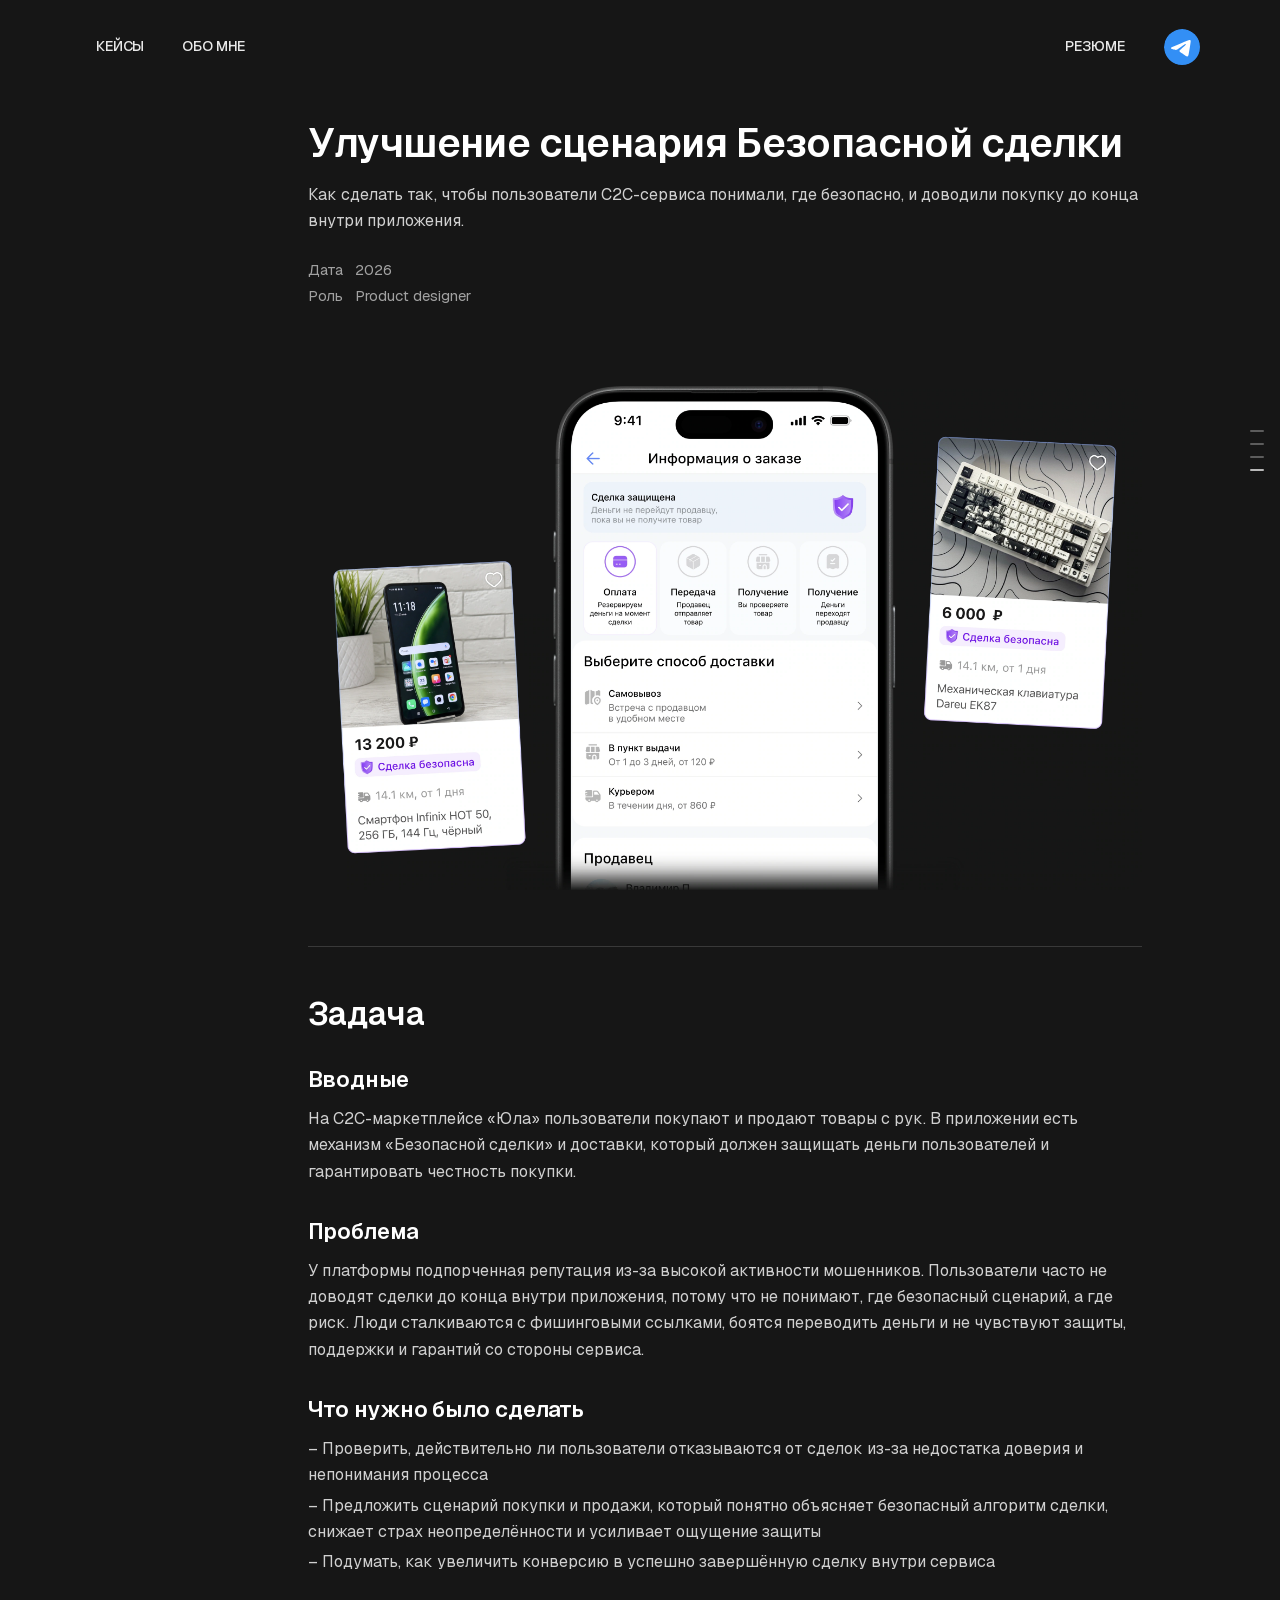
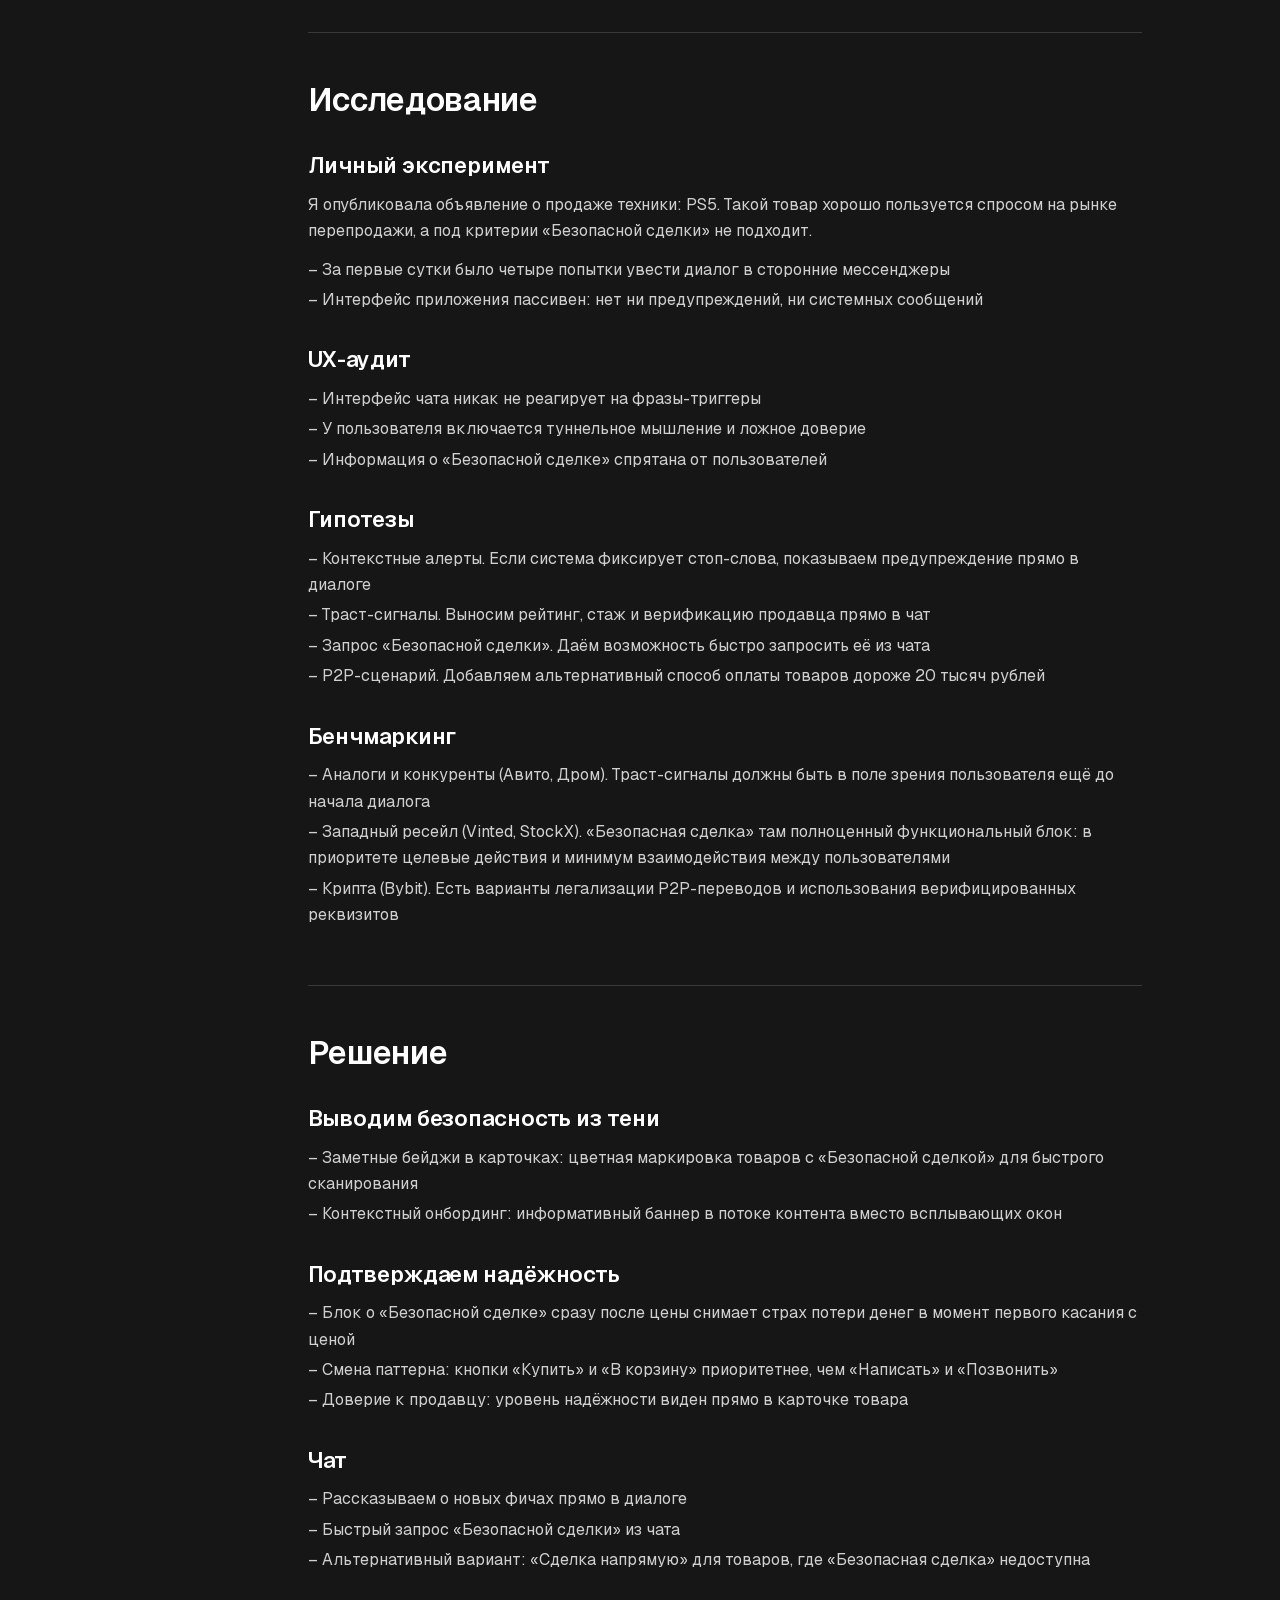
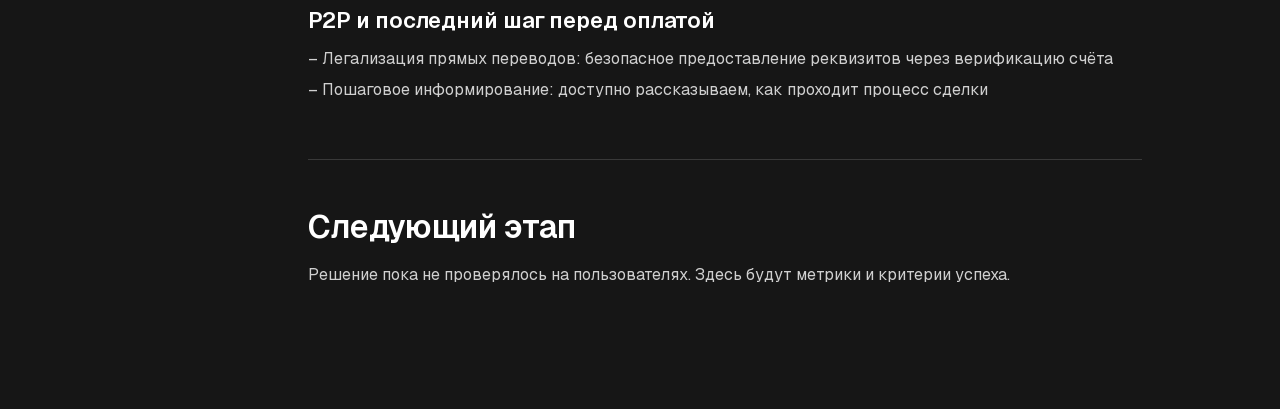
<file: cases/safe-deal/index.html>
<!DOCTYPE html><html lang="ru" class="geist_f8bfaa6f-module__Lz8hyG__variable homenaje_1a9deb5c-module__Ss9iBW__variable inika_b2ded282-module__JnxZJG__variable inter_ed26c892-module__0Hd1FG__variable h-full antialiased"><head><meta charSet="utf-8"/><meta name="viewport" content="width=device-width, initial-scale=1"/><link rel="preload" href="/_next/static/media/83afe278b6a6bb3c-s.p.2bn3s6zvc0dyp.woff2" as="font" crossorigin="" type="font/woff2"/><link rel="preload" href="/_next/static/media/84d296faa8ffe059-s.p.0u6mjsxtqe_hw.woff2" as="font" crossorigin="" type="font/woff2"/><link rel="preload" href="/_next/static/media/8a480f0b521d4e75-s.p.1qq4vpdcun5oj.woff2" as="font" crossorigin="" type="font/woff2"/><link rel="preload" href="/_next/static/media/9c72aa0f40e4eef8-s.p.1y4-pdgsjb-pw.woff2" as="font" crossorigin="" type="font/woff2"/><link rel="preload" href="/_next/static/media/caa3a2e1cccd8315-s.p.0wgildi0cnwt9.woff2" as="font" crossorigin="" type="font/woff2"/><link rel="preload" href="/_next/static/media/d454fe93e108f77f-s.p.02o1f5jvbc5en.woff2" as="font" crossorigin="" type="font/woff2"/><link rel="preload" href="/figma/cover-yula.webp" as="image"/><link rel="stylesheet" href="/_next/static/chunks/1ma7grd6eb4bg.css" data-precedence="next"/><link rel="preload" as="script" fetchPriority="low" href="/_next/static/chunks/310vm2bl3xxpt.js"/><script src="/_next/static/chunks/19mx3mg6lkumu.js" async=""></script><script src="/_next/static/chunks/1rj7ns8rte9vc.js" async=""></script><script src="/_next/static/chunks/0erpg4rnzkm4w.js" async=""></script><script src="/_next/static/chunks/turbopack-1g4yvkg6ged8k.js" async=""></script><script src="/_next/static/chunks/3fntmmi971322.js" async=""></script><script src="/_next/static/chunks/0_qhchf331pkt.js" async=""></script><title>Улучшение сценария Безопасной сделки — Мария Мельничук</title><meta name="description" content="Кейс: как повысить доверие к сделкам на C2C-маркетплейсе и довести покупку до конца внутри приложения."/><meta name="robots" content="noindex, nofollow"/><link rel="icon" href="/favicon.ico?favicon.2vob68tjqpejf.ico" sizes="256x256" type="image/x-icon"/><meta name="next-size-adjust" content=""/><script src="/_next/static/chunks/0cz1d0mv5g_q7.js" noModule=""></script></head><body class="min-h-full flex flex-col"><div hidden=""><!--$--><!--/$--></div><div class="relative min-h-screen overflow-x-clip bg-[#161616] text-[#fffbfb]"><style>html,body{background:#161616;overflow-x:clip;overscroll-behavior-x:none}</style><div class="relative mx-auto w-full max-w-[1440px]"><div class="absolute inset-x-0 top-0 z-20"><header class="mx-auto flex w-full max-w-[1440px] items-center justify-between px-[clamp(16px,6.25vw,90px)] pt-[clamp(14px,2.2vw,32px)]"><a href="/" class="hidden items-center rounded-full bg-white/10 px-5 py-2.5 text-[14px] font-medium uppercase leading-none tracking-[-0.01em] text-white transition duration-200 active:scale-[0.96] active:bg-white/20 max-md:inline-flex">На главную</a><nav aria-label="Разделы" class="flex items-center gap-1.5 max-md:hidden"><a href="/#cases" class="flex items-center justify-center rounded-[18px] px-3 py-2 text-[clamp(11px,1.11vw,16px)] font-medium uppercase leading-normal tracking-[-0.01em] text-white/90 transition duration-200 hover:bg-white/10 hover:text-white active:scale-[0.96] active:bg-white/20 focus-visible:outline-none focus-visible:ring-2 focus-visible:ring-white/60 sm:px-4">Кейсы</a><a href="/#about" class="flex items-center justify-center rounded-[18px] px-3 py-2 text-[clamp(11px,1.11vw,16px)] font-medium uppercase leading-normal tracking-[-0.01em] text-white/90 transition duration-200 hover:bg-white/10 hover:text-white active:scale-[0.96] active:bg-white/20 focus-visible:outline-none focus-visible:ring-2 focus-visible:ring-white/60 sm:px-4">Обо мне</a></nav><div class="flex items-center gap-[7px]"><a href="/resume.pdf" target="_blank" rel="noreferrer" class="flex items-center justify-center rounded-[18px] px-3 py-2 text-[clamp(11px,1.11vw,16px)] font-medium uppercase leading-normal tracking-[-0.01em] text-white/90 transition duration-200 hover:bg-white/10 hover:text-white active:scale-[0.96] active:bg-white/20 focus-visible:outline-none focus-visible:ring-2 focus-visible:ring-white/60 sm:px-4 sm:px-8 max-md:hidden">Резюме</a><a href="https://t.me/komi_roots" target="_blank" rel="noreferrer" aria-label="Написать в Telegram" class="inline-flex size-[clamp(28px,2.85vw,41px)] max-md:size-10 shrink-0 overflow-hidden rounded-full transition duration-200 hover:scale-110 hover:brightness-110 active:scale-95 active:brightness-90 focus-visible:outline-none focus-visible:ring-2 focus-visible:ring-white/60"><svg viewBox="0 0 41 41" class="block size-full" aria-hidden="true"><circle cx="20.5" cy="20.5" r="20.5" fill="#338FF5"></circle><path transform="translate(7.749 12.341)" fill="#fff" fill-rule="evenodd" clip-rule="evenodd" d="M1.53047 7.9426C7.50663 5.33888 11.4917 3.62235 13.4856 2.79301C19.1787 0.425064 20.3616 0.0137274 21.1327 0.000144821C21.3023 -0.00284252 21.6815 0.0391853 21.9271 0.238485C22.1345 0.406769 22.1915 0.634098 22.2188 0.79365C22.2461 0.953203 22.2801 1.31667 22.2531 1.60067C21.9446 4.8422 20.6097 12.7086 19.9305 16.3391C19.6432 17.8754 19.0774 18.3904 18.5296 18.4409C17.3391 18.5504 16.4351 17.6541 15.2821 16.8983C13.4778 15.7156 12.4585 14.9793 10.7072 13.8252C8.68316 12.4914 9.99523 11.7584 11.1487 10.5603C11.4506 10.2468 16.6958 5.47582 16.7973 5.04301C16.81 4.98889 16.8218 4.78712 16.702 4.68058C16.5821 4.57404 16.4052 4.61047 16.2775 4.63944C16.0965 4.68052 13.2142 6.58564 7.63049 10.3548C6.81235 10.9166 6.0713 11.1903 5.40735 11.176C4.67539 11.1602 3.2674 10.7621 2.22071 10.4219C0.936894 10.0046 -0.0834562 9.78393 0.00539342 9.0752C0.0516718 8.70605 0.560029 8.32851 1.53047 7.9426Z"></path></svg></a></div></header><nav aria-label="Навигация по кейсу" class="fixed right-4 top-1/2 z-30 hidden -translate-y-1/2 xl:block"><div class="flex flex-col items-end py-4"><button type="button" aria-label="Задача" class="flex items-center justify-end" style="width:40px;height:13px"><span class="block h-[2px] rounded-full bg-white" style="width:14px;opacity:0.3;transition:width 90ms ease-out, opacity 90ms ease-out"></span></button><button type="button" aria-label="Исследование" class="flex items-center justify-end" style="width:40px;height:13px"><span class="block h-[2px] rounded-full bg-white" style="width:14px;opacity:0.3;transition:width 90ms ease-out, opacity 90ms ease-out"></span></button><button type="button" aria-label="Решение" class="flex items-center justify-end" style="width:40px;height:13px"><span class="block h-[2px] rounded-full bg-white" style="width:14px;opacity:0.3;transition:width 90ms ease-out, opacity 90ms ease-out"></span></button><button type="button" aria-label="Следующий этап" class="flex items-center justify-end" style="width:40px;height:13px"><span class="block h-[2px] rounded-full bg-white" style="width:14px;opacity:0.3;transition:width 90ms ease-out, opacity 90ms ease-out"></span></button></div><div class="absolute right-full top-0 pr-1" style="transform:translateY(0px) translateY(-50%) translateX(6px);opacity:0;pointer-events:none;transition:opacity 150ms ease-out, transform 150ms cubic-bezier(0.22,1,0.36,1);will-change:transform, opacity"><div class="w-[300px] rounded-[20px] bg-[#262626] px-5 py-4 shadow-[0_10px_40px_rgba(0,0,0,0.5)]"></div></div></nav></div><div class="relative z-10 pb-[120px] pt-[120px] max-md:pt-[96px]"><div class="ml-[clamp(16px,24.027vw,346px)] mr-4 max-w-[834px] max-md:ml-4"><h1 class="text-[40px] font-semibold leading-[1.15] tracking-[-0.015em] text-white max-md:text-[30px]">Улучшение сценария Безопасной сделки</h1><p class="text-[16px] leading-[1.65] text-white/80 mt-4">Как сделать так, чтобы пользователи C2C-сервиса понимали, где безопасно, и доводили покупку до конца внутри приложения.</p><dl class="mt-6 flex flex-col gap-1 text-[15px] text-white/60"><div class="flex gap-3"><dt>Дата</dt><dd>2026</dd></div><div class="flex gap-3"><dt>Роль</dt><dd>Product designer</dd></div></dl></div><div class="ml-[clamp(16px,24.027vw,346px)] mr-4 max-w-[834px] max-md:ml-4 mt-10"><div class="overflow-hidden rounded-[22px] bg-white/[0.06]"><img alt="Улучшение сценария Безопасной сделки" src="/figma/cover-yula.webp" class="block w-full"/></div></div><hr class="ml-[clamp(16px,24.027vw,346px)] mr-4 max-w-[834px] border-0 h-px bg-white/15 max-md:ml-4 mt-14"/><div class="ml-[clamp(16px,24.027vw,346px)] mr-4 max-w-[834px] max-md:ml-4 mt-12"><h1 id="task" class="text-[32px] font-semibold leading-[1.2] tracking-[-0.01em] text-white w-fit scroll-mt-24">Задача</h1></div><div class="ml-[clamp(16px,24.027vw,346px)] mr-4 max-w-[834px] max-md:ml-4 mt-8"><h2 class="text-[22px] font-semibold leading-[1.3] tracking-[-0.005em] text-white">Вводные</h2><div class="text-[16px] leading-[1.65] text-white/80 mt-3 space-y-3"><p>На C2C-маркетплейсе «Юла» пользователи покупают и продают товары с рук. В приложении есть механизм «Безопасной сделки» и доставки, который должен защищать деньги пользователей и гарантировать честность покупки.</p></div></div><div class="ml-[clamp(16px,24.027vw,346px)] mr-4 max-w-[834px] max-md:ml-4 mt-8"><h2 class="text-[22px] font-semibold leading-[1.3] tracking-[-0.005em] text-white">Проблема</h2><div class="text-[16px] leading-[1.65] text-white/80 mt-3 space-y-3"><p>У платформы подпорченная репутация из-за высокой активности мошенников. Пользователи часто не доводят сделки до конца внутри приложения, потому что не понимают, где безопасный сценарий, а где риск. Люди сталкиваются с фишинговыми ссылками, боятся переводить деньги и не чувствуют защиты, поддержки и гарантий со стороны сервиса.</p></div></div><div class="ml-[clamp(16px,24.027vw,346px)] mr-4 max-w-[834px] max-md:ml-4 mt-8"><h2 class="text-[22px] font-semibold leading-[1.3] tracking-[-0.005em] text-white">Что нужно было сделать</h2><div class="text-[16px] leading-[1.65] text-white/80 mt-3 space-y-3"><ul class="space-y-1"><li>– <!-- -->Проверить, действительно ли пользователи отказываются от сделок из-за недостатка доверия и непонимания процесса</li><li>– <!-- -->Предложить сценарий покупки и продажи, который понятно объясняет безопасный алгоритм сделки, снижает страх неопределённости и усиливает ощущение защиты</li><li>– <!-- -->Подумать, как увеличить конверсию в успешно завершённую сделку внутри сервиса</li></ul></div></div><hr class="ml-[clamp(16px,24.027vw,346px)] mr-4 max-w-[834px] border-0 h-px bg-white/15 max-md:ml-4 mt-14"/><div class="ml-[clamp(16px,24.027vw,346px)] mr-4 max-w-[834px] max-md:ml-4 mt-12"><h1 id="research" class="text-[32px] font-semibold leading-[1.2] tracking-[-0.01em] text-white w-fit scroll-mt-24">Исследование</h1></div><div class="ml-[clamp(16px,24.027vw,346px)] mr-4 max-w-[834px] max-md:ml-4 mt-8"><h2 class="text-[22px] font-semibold leading-[1.3] tracking-[-0.005em] text-white">Личный эксперимент</h2><div class="text-[16px] leading-[1.65] text-white/80 mt-3 space-y-3"><p>Я опубликовала объявление о продаже техники: PS5. Такой товар хорошо пользуется спросом на рынке перепродажи, а под критерии «Безопасной сделки» не подходит.</p><ul class="space-y-1"><li>– <!-- -->За первые сутки было четыре попытки увести диалог в сторонние мессенджеры</li><li>– <!-- -->Интерфейс приложения пассивен: нет ни предупреждений, ни системных сообщений</li></ul></div></div><div class="ml-[clamp(16px,24.027vw,346px)] mr-4 max-w-[834px] max-md:ml-4 mt-8"><h2 class="text-[22px] font-semibold leading-[1.3] tracking-[-0.005em] text-white">UX-аудит</h2><div class="text-[16px] leading-[1.65] text-white/80 mt-3 space-y-3"><ul class="space-y-1"><li>– <!-- -->Интерфейс чата никак не реагирует на фразы-триггеры</li><li>– <!-- -->У пользователя включается туннельное мышление и ложное доверие</li><li>– <!-- -->Информация о «Безопасной сделке» спрятана от пользователей</li></ul></div></div><div class="ml-[clamp(16px,24.027vw,346px)] mr-4 max-w-[834px] max-md:ml-4 mt-8"><h2 class="text-[22px] font-semibold leading-[1.3] tracking-[-0.005em] text-white">Гипотезы</h2><div class="text-[16px] leading-[1.65] text-white/80 mt-3 space-y-3"><ul class="space-y-1"><li>– <!-- -->Контекстные алерты. Если система фиксирует стоп-слова, показываем предупреждение прямо в диалоге</li><li>– <!-- -->Траст-сигналы. Выносим рейтинг, стаж и верификацию продавца прямо в чат</li><li>– <!-- -->Запрос «Безопасной сделки». Даём возможность быстро запросить её из чата</li><li>– <!-- -->P2P-сценарий. Добавляем альтернативный способ оплаты товаров дороже 20 тысяч рублей</li></ul></div></div><div class="ml-[clamp(16px,24.027vw,346px)] mr-4 max-w-[834px] max-md:ml-4 mt-8"><h2 class="text-[22px] font-semibold leading-[1.3] tracking-[-0.005em] text-white">Бенчмаркинг</h2><div class="text-[16px] leading-[1.65] text-white/80 mt-3 space-y-3"><ul class="space-y-1"><li>– <!-- -->Аналоги и конкуренты (Авито, Дром). Траст-сигналы должны быть в поле зрения пользователя ещё до начала диалога</li><li>– <!-- -->Западный ресейл (Vinted, StockX). «Безопасная сделка» там полноценный функциональный блок: в приоритете целевые действия и минимум взаимодействия между пользователями</li><li>– <!-- -->Крипта (Bybit). Есть варианты легализации P2P-переводов и использования верифицированных реквизитов</li></ul></div></div><hr class="ml-[clamp(16px,24.027vw,346px)] mr-4 max-w-[834px] border-0 h-px bg-white/15 max-md:ml-4 mt-14"/><div class="ml-[clamp(16px,24.027vw,346px)] mr-4 max-w-[834px] max-md:ml-4 mt-12"><h1 id="solution" class="text-[32px] font-semibold leading-[1.2] tracking-[-0.01em] text-white w-fit scroll-mt-24">Решение</h1></div><div class="ml-[clamp(16px,24.027vw,346px)] mr-4 max-w-[834px] max-md:ml-4 mt-8"><h2 class="text-[22px] font-semibold leading-[1.3] tracking-[-0.005em] text-white">Выводим безопасность из тени</h2><div class="text-[16px] leading-[1.65] text-white/80 mt-3 space-y-3"><ul class="space-y-1"><li>– <!-- -->Заметные бейджи в карточках: цветная маркировка товаров с «Безопасной сделкой» для быстрого сканирования</li><li>– <!-- -->Контекстный онбординг: информативный баннер в потоке контента вместо всплывающих окон</li></ul></div></div><div class="ml-[clamp(16px,24.027vw,346px)] mr-4 max-w-[834px] max-md:ml-4 mt-8"><h2 class="text-[22px] font-semibold leading-[1.3] tracking-[-0.005em] text-white">Подтверждаем надёжность</h2><div class="text-[16px] leading-[1.65] text-white/80 mt-3 space-y-3"><ul class="space-y-1"><li>– <!-- -->Блок о «Безопасной сделке» сразу после цены снимает страх потери денег в момент первого касания с ценой</li><li>– <!-- -->Смена паттерна: кнопки «Купить» и «В корзину» приоритетнее, чем «Написать» и «Позвонить»</li><li>– <!-- -->Доверие к продавцу: уровень надёжности виден прямо в карточке товара</li></ul></div></div><div class="ml-[clamp(16px,24.027vw,346px)] mr-4 max-w-[834px] max-md:ml-4 mt-8"><h2 class="text-[22px] font-semibold leading-[1.3] tracking-[-0.005em] text-white">Чат</h2><div class="text-[16px] leading-[1.65] text-white/80 mt-3 space-y-3"><ul class="space-y-1"><li>– <!-- -->Рассказываем о новых фичах прямо в диалоге</li><li>– <!-- -->Быстрый запрос «Безопасной сделки» из чата</li><li>– <!-- -->Альтернативный вариант: «Сделка напрямую» для товаров, где «Безопасная сделка» недоступна</li></ul></div></div><div class="ml-[clamp(16px,24.027vw,346px)] mr-4 max-w-[834px] max-md:ml-4 mt-8"><h2 class="text-[22px] font-semibold leading-[1.3] tracking-[-0.005em] text-white">P2P и последний шаг перед оплатой</h2><div class="text-[16px] leading-[1.65] text-white/80 mt-3 space-y-3"><ul class="space-y-1"><li>– <!-- -->Легализация прямых переводов: безопасное предоставление реквизитов через верификацию счёта</li><li>– <!-- -->Пошаговое информирование: доступно рассказываем, как проходит процесс сделки</li></ul></div></div><hr class="ml-[clamp(16px,24.027vw,346px)] mr-4 max-w-[834px] border-0 h-px bg-white/15 max-md:ml-4 mt-14"/><div class="ml-[clamp(16px,24.027vw,346px)] mr-4 max-w-[834px] max-md:ml-4 mt-12"><h1 id="next" class="text-[32px] font-semibold leading-[1.2] tracking-[-0.01em] text-white w-fit scroll-mt-24">Следующий этап</h1><p class="text-[16px] leading-[1.65] text-white/80 mt-4">Решение пока не проверялось на пользователях. Здесь будут метрики и критерии успеха.</p></div></div></div></div><!--$--><!--/$--><script src="/_next/static/chunks/310vm2bl3xxpt.js" id="_R_" async=""></script><script>(self.__next_f=self.__next_f||[]).push([0])</script><script>self.__next_f.push([1,"1:\"$Sreact.fragment\"\n2:I[39756,[\"/_next/static/chunks/3fntmmi971322.js\"],\"default\"]\n3:I[37457,[\"/_next/static/chunks/3fntmmi971322.js\"],\"default\"]\nb:I[68027,[\"/_next/static/chunks/3fntmmi971322.js\"],\"default\",1]\n:HL[\"/_next/static/chunks/1ma7grd6eb4bg.css\",\"style\"]\n:HL[\"/_next/static/media/83afe278b6a6bb3c-s.p.2bn3s6zvc0dyp.woff2\",\"font\",{\"crossOrigin\":\"\",\"type\":\"font/woff2\"}]\n:HL[\"/_next/static/media/84d296faa8ffe059-s.p.0u6mjsxtqe_hw.woff2\",\"font\",{\"crossOrigin\":\"\",\"type\":\"font/woff2\"}]\n:HL[\"/_next/static/media/8a480f0b521d4e75-s.p.1qq4vpdcun5oj.woff2\",\"font\",{\"crossOrigin\":\"\",\"type\":\"font/woff2\"}]\n:HL[\"/_next/static/media/9c72aa0f40e4eef8-s.p.1y4-pdgsjb-pw.woff2\",\"font\",{\"crossOrigin\":\"\",\"type\":\"font/woff2\"}]\n:HL[\"/_next/static/media/caa3a2e1cccd8315-s.p.0wgildi0cnwt9.woff2\",\"font\",{\"crossOrigin\":\"\",\"type\":\"font/woff2\"}]\n:HL[\"/_next/static/media/d454fe93e108f77f-s.p.02o1f5jvbc5en.woff2\",\"font\",{\"crossOrigin\":\"\",\"type\":\"font/woff2\"}]\n9:X\n0:{\"P\":null,\"c\":[\"\",\"cases\",\"safe-deal\",\"\"],\"q\":\"\",\"i\":false,\"f\":[[[\"\",{\"children\":[\"cases\",{\"children\":[\"safe-deal\",{\"children\":[\"__PAGE__\",{},\"$undefined\",\"$undefined\",4608]},\"$undefined\",\"$undefined\",4608]},\"$undefined\",\"$undefined\",4608]},\"$undefined\",\"$undefined\",4624],[[\"$\",\"$1\",\"c\",{\"children\":[[[\"$\",\"link\",\"0\",{\"rel\":\"stylesheet\",\"href\":\"/_next/static/chunks/1ma7grd6eb4bg.css\",\"precedence\":\"next\",\"crossOrigin\":\"$undefined\",\"nonce\":\"$undefined\"}],[\"$\",\"script\",\"script-0\",{\"src\":\"/_next/static/chunks/3fntmmi971322.js\",\"async\":true,\"nonce\":\"$undefined\"}]],[\"$\",\"html\",null,{\"lang\":\"ru\",\"className\":\"geist_f8bfaa6f-module__Lz8hyG__variable homenaje_1a9deb5c-module__Ss9iBW__variable inika_b2ded282-module__JnxZJG__variable inter_ed26c892-module__0Hd1FG__variable h-full antialiased\",\"children\":[\"$\",\"body\",null,{\"className\":\"min-h-full flex flex-col\",\"children\":[\"$\",\"$L2\",null,{\"parallelRouterKey\":\"children\",\"error\":\"$undefined\",\"errorStyles\":\"$undefined\",\"errorScripts\":\"$undefined\",\"template\":[\"$\",\"$L3\",null,{}],\"templateStyles\":\"$undefined\",\"templateScripts\":\"$undefined\",\"notFound\":[[[\"$\",\"title\",null,{\"children\":\"404: This page could not be found.\"}],[\"$\",\"div\",null,{\"style\":{\"fontFamily\":\"system-ui,\\\"Segoe UI\\\",Roboto,Helvetica,Arial,sans-serif,\\\"Apple Color Emoji\\\",\\\"Segoe UI Emoji\\\"\",\"height\":\"100vh\",\"textAlign\":\"center\",\"display\":\"flex\",\"flexDirection\":\"column\",\"alignItems\":\"center\",\"justifyContent\":\"center\"},\"children\":[\"$\",\"div\",null,{\"children\":[[\"$\",\"style\",null,{\"dangerouslySetInnerHTML\":{\"__html\":\"body{color:#000;background:#fff;margin:0}.next-error-h1{border-right:1px solid rgba(0,0,0,.3)}@media (prefers-color-scheme:dark){body{color:#fff;background:#000}.next-error-h1{border-right:1px solid rgba(255,255,255,.3)}}\"}}],[\"$\",\"h1\",null,{\"className\":\"next-error-h1\",\"style\":{\"display\":\"inline-block\",\"margin\":\"0 20px 0 0\",\"padding\":\"0 23px 0 0\",\"fontSize\":24,\"fontWeight\":500,\"verticalAlign\":\"top\",\"lineHeight\":\"49px\"},\"children\":404}],[\"$\",\"div\",null,{\"style\":{\"display\":\"inline-block\"},\"children\":[\"$\",\"h2\",null,{\"style\":{\"fontSize\":14,\"fontWeight\":400,\"lineHeight\":\"49px\",\"margin\":0},\"children\":\"This page could not be found.\"}]}]]}]}]],[]],\"forbidden\":\"$undefined\",\"unauthorized\":\"$undefined\"}]}]}]]}],{\"children\":[[\"$\",\"$1\",\"c\",{\"children\":[null,[\"$\",\"$L2\",null,{\"parallelRouterKey\":\"children\",\"error\":\"$undefined\",\"errorStyles\":\"$undefined\",\"errorScripts\":\"$undefined\",\"template\":[\"$\",\"$L3\",null,{}],\"templateStyles\":\"$undefined\",\"templateScripts\":\"$undefined\",\"notFound\":\"$undefined\",\"forbidden\":\"$undefined\",\"unauthorized\":\"$undefined\"}]]}],{\"children\":[[\"$\",\"$1\",\"c\",{\"children\":[null,[\"$\",\"$L2\",null,{\"parallelRouterKey\":\"children\",\"error\":\"$undefined\",\"errorStyles\":\"$undefined\",\"errorScripts\":\"$undefined\",\"template\":[\"$\",\"$L3\",null,{}],\"templateStyles\":\"$undefined\",\"templateScripts\":\"$undefined\",\"notFound\":\"$undefined\",\"forbidden\":\"$undefined\",\"unauthorized\":\"$undefined\"}]]}],{\"children\":[[\"$\",\"$1\",\"c\",{\"children\":[[\"$\",\"div\",null,{\"className\":\"relative min-h-screen overflow-x-clip bg-[#161616] text-[#fffbfb]\",\"children\":[[\"$\",\"style\",null,{\"children\":\"html,body{background:#161616;overflow-x:clip;overscroll-behavior-x:none}\"}],[\"$\",\"div\",null,{\"className\":\"relative mx-auto w-full max-w-[1440px]\",\"children\":[[\"$\",\"div\",null,{\"className\":\"absolute inset-x-0 top-0 z-20\",\"children\":[[\"$\",\"header\",null,{\"className\":\"mx-auto flex w-full max-w-[1440px] items-center justify-between px-[clamp(16px,6.25vw,90px)] pt-[clamp(14px,2.2vw,32px)]\",\"children\":[[\"$\",\"a\",null,{\"href\":\"/\",\"className\":\"hidden items-center rounded-full bg-white/10 px-5 py-2.5 text-[14px] font-medium uppercase leading-none tracking-[-0.01em] text-white transition duration-200 active:scale-[0.96] active:bg-white/20 max-md:inline-flex\",\"children\":\"На главную\"}],[\"$\",\"nav\",null,{\"aria-label\":\"Разделы\",\"className\":\"flex items-center gap-1.5 max-md:hidden\",\"children\":[[\"$\",\"a\",null,{\"href\":\"/#cases\",\"className\":\"flex items-center justify-center rounded-[18px] px-3 py-2 text-[clamp(11px,1.11vw,16px)] font-medium uppercase leading-normal tracking-[-0.01em] text-white/90 transition duration-200 hover:bg-white/10 hover:text-white active:scale-[0.96] active:bg-white/20 focus-visible:outline-none focus-visible:ring-2 focus-visible:ring-white/60 sm:px-4\",\"children\":\"Кейсы\"}],[\"$\",\"a\",null,{\"href\":\"/#about\",\"className\":\"flex items-center justify-center rounded-[18px] px-3 py-2 text-[clamp(11px,1.11vw,16px)] font-medium uppercase leading-normal tracking-[-0.01em] text-white/90 transition duration-200 hover:bg-white/10 hover:text-white active:scale-[0.96] active:bg-white/20 focus-visible:outline-none focus-visible:ring-2 focus-visible:ring-white/60 sm:px-4\",\"children\":\"Обо мне\"}]]}],\"$L4\"]}],\"$L5\"]}],\"$L6\"]}]]}],[\"$L7\"],\"$L8\"]}],{},null,false,null]},null,false,\"$9\"]},null,false,\"$9\"]},null,false,null],\"$La\",false]],\"m\":\"$undefined\",\"G\":[\"$b\",[\"$Lc\"]],\"S\":true,\"h\":null,\"r\":\"$undefined\",\"s\":\"$undefined\",\"a\":\"$undefined\",\"l\":\"$undefined\",\"p\":\"$undefined\",\"d\":\"$undefined\",\"b\":\"2TnPYmIcn-58PivYIVlTG\"}\nd:I[25968,[\"/_next/static/chunks/3fntmmi971322.js\",\"/_next/static/chunks/0_qhchf331pkt.js\"],\"CaseOutline\"]\n1d:I[97367,[\"/_next/static/chunks/3fntmmi971322.js\"],\"OutletBoundary\"]\n1e:\"$Sreact.suspense\"\n20:I[97367,[\"/_next/static/chunks/3fntmmi971322.js\"],\"ViewportBoundary\"]\n22:I[97367,[\"/_next/static/chunks/3fntmmi971322.js\"],\"MetadataBoundary\"]\n:HL[\"/figma/cover-yula.webp\",\"image\"]\n4:[\"$\",\"div\",null,{\"className\":\"flex items-center gap-[7px]\",\"children\":[[\"$\",\"a\",null,{\"href\":\"/resume.pdf\",\"target\":\"_blank\",\"rel\":\"noreferrer\",\"className\":\"flex items-center justify-center rounded-[18px] px-3 py-2 text-[clamp(11px,1.11vw,16px)] font-medium uppercase leading-normal tracking-[-0.01em] text-white/90 transition duration-200 hover:bg-white/10 hover:text-white active:scale-[0.96] active:bg-white/20 focus-visible:outline-none focus-visible:ring-2 focus-visible:ring-white/60 sm:px-4 sm:px-8 max-md:hidden\",\"children\":\"Резюме\"}],[\"$\",\"a\",null,{\"href\":\"https://t.me/komi_roots\",\"target\":\"_blank\",\"rel\":\"noreferrer\",\"aria-label\":\"Написать в Telegram\",\"className\":\"inline-flex size-[clamp(28px,2.85vw,41px)] max-md:size-10 shrink-0 overflow-hidden rounded-full transition duration-200 hover:scale-110 hover:brightness-110 active:scale-95 active:brightness-90 focus-visible:outline-none focus-visible:ring-2 focus-visible:ring-white/60\",\"children\":[\"$\",\"svg\",null,{\"viewBox\":\"0 0 41 41\",\"className\":\"block size-full\",\"aria-hidden\":\"true\",\"children\":[[\"$\",\"circle\",null,{\"cx\":\"20.5\",\"cy\":\"20.5\",\"r\":\"20.5\",\"fill\":\"#338FF5\"}],[\"$\",\"path\",null,{\"transform\":\"translate(7.749 12.341)\",\"fill\":\"#fff\",\"fillRule\":\"evenodd\",\"clipRule\":\"evenodd\",\"d\":\"M1.53047 7.9426C7.50663 5.33888 11.4917 3.62235 13.4856 2.79301C19.1787 0.425064 20.3616 0.0137274 21.1327 0.000144821C21.3023 -0.00284252 21.6815 0.0391853 21.9271 0.238485C22.1345 0.406769 22.1915 0.634098 22.2188 0.79365C22.2461 0.953203 22.2801 1.31667 22.2531 1.60067C21.9446 4.8422 20.6097 12.7086 19.9305 16.3391C19.6432 17.8754 19.0774 18.3904 18.5296 18.4409C17.3391 18.5504 16.4351 17.6541 15.2821 16.8983C13.4778 15.7156 12.4585 14.9793 10.7072 13.8252C8.68316 12.4914 9.99523 11.7584 11.1487 10.5603C11.4506 10.2468 16.6958 5.47582 16.7973 5.04301C16.81 4.98889 16.8218 4.78712 16.702 4.68058C16.5821 4.57404 16.4052 4.61047 16.2775 4.63944C16.0965 4.68052 13.2142 6.58564 7.63049 10.3548C6.81235 10.9166 6.0713 11.1903 5.40735 11.176C4.67539 11.1602 3.2674 10.7621 2.22071 10.4219C0.936894 10.0046 -0.0834562 9.78393 0.00539342 9.0752C0.0516718 8.70605 0.560029 8.32851 1.53047 7.9426Z\"}]]}]}]]}]\n5:[\"$\",\"$Ld\",null,{\"items\":[{\"id\":\"task\",\"label\":\"Задача\",\"level\":1,\"desc\":\"Проверить, что пользователи отказываются от сделок из-за недоверия, и предложить сценарий, который это исправит\"},{\"id\":\"research\",\"label\":\"Исследование\",\"level\":1,\"desc\":\"Личный эксперимент, UX-аудит и бенчмаркинг\"},{\"id\":\"solution\",\"label\":\"Решение\",\"level\":1,\"desc\":\"Как вынести безопасность на поверхность: карточки, товар, чат и оплата\"},{\"id\":\"next\",\"label\":\"Следующий этап\",\"level\":1,\"desc\":\"Как бы я проверила решение на реальных пользователях\"}]}]\n6:[\"$\",\"div\",null,{\"className\":\"relative z-10 pb-[120px] pt-[120px] max-md:pt-[96px]\",\"children\":[[\"$\",\"div\",null,{\"className\":\"ml-[clamp(16px,24.027vw,346px)] mr-4 max-w-[834px] max-md:ml-4\",\"children\":[[\"$\",\"h1\",null,{\"className\":\"text-[40px] font-semibold leading-[1.15] tracking-[-0.015em] text-white max-md:text-[30px]\",\"children\":\"Улучшение сценария Безопасной сделки\"}],[\"$\",\"p\",null,{\"className\":\"text-[16px] leading-[1.65] text-white/80 mt-4\",\"children\":\"Как сделать так, чтобы пользователи C2C-сервиса понимали, где безопасно, и доводили покупку до конца внутри приложения.\"}],[\"$\",\"dl\",null,{\"className\":\"mt-6 flex flex-col gap-1 text-[15px] text-white/60\",\"children\":[[\"$\",\"div\",null,{\"className\":\"flex gap-3\",\"children\":[[\"$\",\"dt\",null,{\"children\":\"Дата\"}],[\"$\",\"dd\",null,{\"children\":\"2026\"}]]}],[\"$\",\"div\",null,{\"className\":\"flex gap-3\",\"children\":[[\"$\",\"dt\",null,{\"children\":\"Роль\"}],[\"$\",\"dd\",null,{\"children\":\"Product designer\"}]]}]]}]]}],[\"$\",\"div\",null,{\"className\":\"ml-[clamp(16px,24.027vw,346px)] mr-4 max-w-[834px] max-md:ml-4 mt-10\",\"children\":[\"$\",\"div\",null,{\"className\":\"overflow-hidden rounded-[22px] bg-white/[0.06]\",\"children\":[\"$\",\"img\",null,{\"alt\":\"Улучшение сценария Безопасной сделки\",\"src\":\"/figma/cover-yula.webp\",\"className\":\"block w-full\"}]}]}],[\"$\",\"hr\",null,{\"className\":\"ml-[clamp(16px,24.027vw,346px)] mr-4 max-w-[834px] border-0 h-px bg-white/15 max-md:ml-4 mt-14\"}],[\"$\",\"div\",null,{\"className\":\"ml-[clamp(16px,24.027vw,346px)] mr-4 max-w-[834px] max-md:ml-4 mt-12\",\"children\":[\"$\",\"h1\",null,{\"id\":\"task\",\"className\":\"text-[32px] font-semibold leading-[1.2] tracking-[-0.01em] text-white w-fit scroll-mt-24\",\"children\":\"Задача\"}]}],[\"$\",\"div\",null,{\"className\":\"ml-[clamp(16px,24.027vw,346px)] mr-4 max-w-[834px] max-md:ml-4 mt-8\",\"children\":[[\"$\",\"h2\",null,{\"className\":\"text-[22px] font-semibold leading-[1.3] tracking-[-0.005em] text-white\",\"children\":\"Вводные\"}],[\"$\",\"div\",null,{\"className\":\"text-[16px] leading-[1.65] text-white/80 mt-3 space-y-3\",\"children\":[\"$\",\"p\",null,{\"children\":\"На C2C-маркетплейсе «Юла» пользователи покупают и продают товары с рук. В приложении есть механизм «Безопасной сделки» и доставки, который должен защищать деньги пользователей и гарантировать честность покупки.\"}]}]]}],[\"$\",\"div\",null,{\"className\":\"ml-[clamp(16px,24.027vw,346px)] mr-4 max-w-[834px] max-md:ml-4 mt-8\",\"children\":[[\"$\",\"h2\",null,{\"className\":\"text-[22px] font-semibold leading-[1.3] tracking-[-0.005em] text-white\",\"children\":\"Проблема\"}],[\"$\",\"div\",null,{\"className\":\"text-[16px] leading-[1.65] text-white/80 mt-3 space-y-3\",\"children\":[\"$\",\"p\",null,{\"children\":\"У платформы подпорченная репутация из-за высокой активности мошенников. Пользователи часто не доводят сделки до конца внутри приложения, потому что не понимают, где безопасный сценарий, а где риск. Люди сталкиваются с фишинговыми ссылками, боятся переводить деньги и не чувствуют защиты, поддержки и гарантий со стороны сервиса.\"}]}]]}],[\"$\",\"div\",null,{\"className\":\"ml-[clamp(16px,24.027vw,346px)] mr-4 max-w-[834px] max-md:ml-4 mt-8\",\"children\":[[\"$\",\"h2\",null,{\"className\":\"text-[22px] font-semibold leading-[1.3] tracking-[-0.005em] text-white\",\"children\":\"Что нужно было сделать\"}],[\"$\",\"div\",null,{\"className\":\"text-[16px] leading-[1.65] text-white/80 mt-3 space-y-3\",\"children\":[\"$\",\"ul\",null,{\"className\":\"space-y-1\",\"children\":[[\"$\",\"li\",\"Проверить, действительно ли пользователи отказываются от сделок из-за недостатка доверия и непонимания процесса\",{\"children\":[\"– \",\"Проверить, действительно ли пользователи отказываются от сделок из-за недостатка доверия и непонимания процесса\"]}],[\"$\",\"li\",\"Предложить сценарий покупки и продажи, который понятно объясняет безопасный алгоритм сделки, снижает страх неопределённости и усиливает ощущение защиты\",{\"children\":[\"– \",\"Предложить сценарий покупки и продажи, который понятно объясняет безопасный алгоритм сделки, снижает страх неопределённости и усиливает ощущение защиты\"]}],\"$Le\"]}]}]]}],\"$Lf\",\"$L10\",\"$L11\",\"$L12\",\"$L13\",\"$L14\",\"$L15\",\"$L16\",\"$L17\",\"$L18\",\"$L19\",\"$L1a\",\"$L1b\",\"$L1c\"]}]\n7:[\"$\",\"script\",\"script-0\",{\"src\":\"/_next/static/chunks/0_qhchf331pkt.js\",\"async\":true,\"nonce\":\"$undefined\"}]\n8:[\"$\",\"$L1d\",null,{\"children\":[\"$\",\"$1e\",null,{\"name\":\"Next.MetadataOutlet\",\"children\":\"$@1f\"}]}]\na:[\"$\",\"$1\",\"h\",{\"children\":[null,[\"$\",\"$L20\",null,{\"children\":\"$L21\"}],[\"$\",\"div\",null,{\"hidden\":true,\"children\":[\"$\",\"$L22\",null,{\"children\":[\"$\",\"$1e\",null,{\"name\":\"Next.Metadata\",\"children\":\"$L23\"}]}]}],[\"$\",\"meta\",null,{\"name\":\"next-size-adjust\",\"content\":\"\"}]]}]\nc:[\"$\",\"link\",\"0\",{\"rel\":\"stylesheet\",\"href\":\"/_next/static/chunks/1ma7grd6eb4bg.css\",\"precedence\":\"next\",\"crossOrigin\":\"$undefined\",\"nonce\":\"$undefined\"}]\n9:C\ne:[\"$\",\"li\",\"Подумать, как увеличить конверсию в успешно завершённую сделку внутри сервиса\",{\"children\":[\"– \",\"Подумать, как увеличить конверсию в успешно завершённую сделку внутри сервиса\"]}]\nf:[\"$\",\"hr\",null,{\"className\":\"ml-[clamp(16px,24.027vw,346px)] mr-4 max-w-[834px] border-0 h-px bg-white/15 max-md:ml-4 mt-14\"}]\n10:[\"$\",\"div\",null,{\"className\":\"ml-[clamp(16px,24.027vw,346px)] mr-4 max-w-[834px] max-md:ml-4 mt-12\",\"children\":[\"$\",\"h1\",null,{\"id\":\"research\",\"className\":\"text-[32px] font-semibold leading-[1.2] tracking-[-0.01em] text-white w-fit scroll-mt-24\",\"children\":\"Исследование\"}]}]\n11:[\"$\",\"div\",null,{\"className\":\"ml-[clamp(16px,24.027vw,346px)] mr-4 max-w-[834px] max-md:ml-4 mt-8\",\"children\":[[\"$\",\"h2\",null,{\"className\":\"text-[22px] font-semibold leading-[1.3] tracking-[-0.005em] text-white\",\"children\":\"Личный эксперимент\"}],[\"$\",\"div\",null,{\"className\":\"text-[16px] leading-[1.65] text-white/80 mt-3 space-y-3\",\"children\":[[\"$\",\"p\",null,{\"children\":\"Я опубликовала объявление о продаже техники: PS5. Такой товар хорошо пользуется спросом на рынке перепродажи, а под критерии «Безопасной сделки» не подходит.\"}],[\"$\",\"ul\",null,{\"className\":\"space-y-1\",\"children\":[[\"$\",\"li\",\"За первые сутки было четыре попытки увести диалог в сторонние мессенджеры\",{\"children\":[\"– \",\"За первые сутки было четыре попытки увести диалог в сторонние мессенджеры\"]}],[\"$\",\"li\",\"Интерфейс приложения пассивен: нет ни предупреждений, ни системных сообщений\",{\"children\":[\"– \",\"Интерфейс приложения пассивен: нет ни предупреждений, ни системных сообщений\"]}]]}]]}]]}]\n12:[\"$\",\"div\",null,{\"className\":\"ml-[clamp(16px,24.027vw,346px)] mr-4 max-w-[834px] max-md:ml-4 mt-8\",\"children\":[[\"$\",\"h2\",null,{\"className\":\"text-[22px] font-semibold leading-[1.3] tracking-[-0.005em] text-white\",\"children\":\"UX-аудит\"}],[\"$\",\"div\",null,{\"className\":\"text-[16px] leading-[1.65] text-white/80 mt-3 space-y-3\",\"children\":[\"$\",\"ul\",null,{\"className\":\"space-y-1\",\"children\":[[\"$\",\"li\",\"Интерфейс чата никак не реагирует на фразы-триггеры\",{\"children\":[\"– \",\"Интерфейс чата никак не реагирует на фразы-триггеры\"]}],[\"$\",\"li\",\"У пользователя включается туннельное мышление и ложное доверие\",{\"children\":[\"– \",\"У пользователя включается туннельное мышление и ложное доверие\"]}],[\"$\",\"li\",\"Информация о «Безопасной сделке» спрятана от пользователей\",{\"children\":[\"– \",\"Информация о «Безопасной сделке» спрятана от пользователей\"]}]]}]}]]}]\n13:[\"$\",\"div\",null,{\"className\":\"ml-[clamp(16px,24.027vw,346px)] mr-4 max-w-[834px] max-md:ml-4 mt-8\",\"children\":[[\"$\",\"h2\",null,{\"className\":\"text-[22px] font-semibold leading-[1.3] tracking-[-0.005em] text-white\",\"children\":\"Гипотезы\"}],[\"$\",\"div\",null,{\"className\":\"text-[16px] leading-[1.65] text-white/80 mt-3 space-y-3\",\"children\":[\"$\",\"ul\",null,{\"className\":\"space-y-1\",\"children\":[[\"$\",\"li\",\"Контекстные алерты. Если система фиксирует стоп-слова, показываем предупреждение прямо в диалоге\",{\"children\":[\"– \",\"Контекстные алерты. Если система фиксирует стоп-слова, показываем предупреждение прямо в диалоге\"]}],[\"$\",\"li\",\"Траст-сигналы. Выносим рейтинг, стаж и верификацию продавца прямо в чат\",{\"children\":[\"– \",\"Траст-сигналы. Выносим рейтинг, стаж и верификацию продавца прямо в чат\"]}],[\"$\",\"li\",\"Запрос «Безопасной сделки». Даём возможность быстро запросить её из чата\",{\"children\":[\"– \",\"Запрос «Безопасной сделки». Даём возможность быстро запросить её из чата\"]}],[\"$\",\"li\",\"P2P-сценарий. Добавляем альтернативный способ оплаты товаров дороже 20 тысяч рублей\",{\"children\":[\"– \",\"P2P-сценарий. Добавляем альтернативный способ оплаты товаров дороже 20 тысяч рублей\"]}]]}]}]]}]\n14:[\"$\",\"div\",null,{\"className\":\"ml-[clamp(16px,24.027vw,346px)] mr-4 max-w-[834px] max-md:ml-4 mt-8\",\"children\":[[\"$\",\"h2\",null,{\"className\":\"text-[22px] font-semibold leading-[1.3] tracking-[-0.005em] text-white\",\"children\":\"Бенчмаркинг\"}],[\"$\",\"div\",null,{\"className\":\"text-[16px] leading-[1.65] text-white/80 mt-3 space-y-3\",\"children\":[\"$\",\"ul\",null,{\"className\":\"space-y-1\",\"children\":[[\"$\",\"li\",\"Аналоги и конкуренты (Авито, Дром). Траст-сигналы должны быть в поле зрения пользователя ещё до начала диалога\",{\"children\":[\"– \",\"Аналоги и конкуренты (Авито, Дром). Траст-сигналы должны быть в поле зрения пользователя ещё до начала диалога\"]}],[\"$\",\"li\",\"Западный ресейл (Vinted, StockX). «Безопасная сделка» там полноценный функциональный блок: в приоритете целевые действия и минимум взаимодействия между пользователями\",{\"children\":[\"– \",\"Западный ресейл (Vinted, StockX). «Безопасная сделка» там полноценный функциональный блок: в приоритете целевые действия и минимум взаимодействия между пользователями\"]}],[\"$\",\"li\",\"Крипта (Bybit). Есть варианты легализации P2P-переводов и использования верифицированных реквизитов\",{\"children\":[\"– \",\"Крипта (Bybit). Есть варианты легализации P2P-переводов и использования верифицированных реквизитов\"]}]]}]}]]}]\n15:[\"$\",\"hr\",null,{\"className\":\"ml-[clamp(16px,24.027vw,346px)] mr-4 max-w-[834px] border-0 h-px bg-white/15 max-md:ml-4 mt-14\"}]\n16:[\"$\",\"div\",null,{\"className\":\"ml-[clamp(16px,24.027vw,346px)] mr-4 max-w-[834px] max-md:ml-4 mt-12\",\"children\":[\"$\",\"h1\",null,{\"id\":\"solution\",\"className\":\"text-[32px] font-semibold leading-[1.2] tracking-[-0.01em] text-white w-fit scroll-mt-24\",\"children\":\"Решение\"}]}]\n17:[\"$\",\"div\",null,{\"className\":\"ml-[clamp(16px,24.027vw,346px)] mr-4 max-w-[834px] max-md:ml-4 mt-8\",\"children\":[[\"$\",\"h2\",null,{\"className\":\"text-[22px] font-semibold leading-[1.3] tracking-[-0.005em] text-white\",\"children\":\"Выводим безопасность из тени\"}],[\"$\",\"div\",null,{\"className\":\"text-[16px] leading-[1.65] text-white/80 mt-3 space-y-3\",\"children\":[\"$\",\"ul\",null,{\"className\":\"space-y-1\",\"children\":[[\"$\",\"li\",\"Заметные бейджи в карточках: цветная маркировка товаров с «Безопасной сделкой» для быстрого сканирования\",{\"children\":[\"– \",\"Заметные бейджи в карточках: цветная маркировка товаров с «Безопасной сделкой» для быстрого сканирования\"]}],[\"$\",\"li\",\"Контекстный онбординг: информативный баннер в потоке контента вместо всплывающих окон\",{\"children\":[\"– \",\"Контекстный онбординг: информативный баннер в потоке контента вместо всплывающих окон\"]}]]}]}]]}]\n18:[\"$\",\"div\",null,{\"className\":\"ml-[clamp(16px,24.027vw,346px)] mr-4 max-w-[834px] max-md:ml-4 mt-8\",\"children\":[[\"$\",\"h2\",null,{\"className\":\"text-[22px] font-semibold leading-[1.3] tracking-[-0.005em] text-white\",\"children\":\"Подтверждаем надёжность\"}],[\"$\",\"div\",null,{\"className\":\"text-[16px] leading-[1.65] text-white/80 mt-3 space-y-3\",\"children\":[\"$\",\"ul\",null,{\"className\":\"space-y-1\",\"children\":[[\"$\",\"li\",\"Блок о «Безопасной сделке» сразу после цены снимает страх потери денег в момент первого касания с ценой\",{\"children\":[\"– \",\"Блок о «Безопасной сделке» сразу после цены снимает страх потери денег в момент первого касания с ценой\"]}],[\"$\",\"li\",\"Смена паттерна: кнопки «Купить» и «В корзину» приоритетнее, чем «Написать» и «Позвонить»\",{\"children\":[\"– \",\"Смена паттерна: кнопки «Купить» и «В корзину» приоритетнее, чем «Написать» и «Позвонить»\"]}],[\"$\",\"li\",\"Доверие к продавцу: уровень надёжности виден прямо в карточке товара\",{\"children\":[\"– \",\"Доверие к продавцу: уровень надёжности виден прямо в карточке товара\"]}]]}]}]]}]\n19:[\"$\",\"div\",null,{\"className\":\"ml-[clamp(16px,24.027vw,346px)] mr-4 max-w-[834px] max-md:ml-4 mt-8\",\"children\":[[\"$\",\"h2\",null,{\"className\":\"text-[22px] font-semibold leading-[1.3] tracking-[-0.005em] text-white\",\"children\":\"Чат\"}],[\"$\",\"div\",null,{\"className\":\"text-[16px] leading-[1.65] text-white/80 mt-3 space-y-3\",\"children\":[\"$\",\"ul\",null,{\"className\":\"space-y-1\",\"children\":[[\"$\",\"li\",\"Рассказываем о новых фичах прямо в диалоге\",{\"children\":[\"– \",\"Рассказываем о новых фичах прямо в диалоге\"]}],[\"$\",\"li\",\"Быстрый запрос «Безопасной сделки» из чата\",{\"children\":[\"– \",\"Быстрый запрос «Безопасной сделки» из чата\"]}],[\"$\",\"li\",\"Альтернативный вариант: «Сделка напрямую» для товаров, где «Безопасная сделка» недоступна\",{\"children\":[\"– \",\"Альтернативный вариант: «Сделка напрямую» для товаров, где «Безопасная сделка» недоступна\"]}]]}]}]]}]\n1a:[\"$\",\"div\",null,{\"className\":\"ml-[clamp(16px,24.027vw,346px)] mr-4 max-w-[834px] max-md:ml-4 mt-8\",\"children\":[[\"$\",\"h2\",null,{\"className\":\"text-[22px] font-semibold leading-[1.3] tracking-[-0.005em] text-white\",\"children\":\"P2P и последний шаг перед оплатой\"}],[\"$\",\"div\",null,{\"className\":\"text-[16px] leading-[1.65] text-white/80 mt-3 space-y-3\",\"children\":[\"$\",\"ul\",null,{\"className\":\"space-y-1\",\"children\":[[\"$\",\"li\",\"Легализация прямых переводов: безопасное предоставление реквизитов через верификацию счёта\",{\"children\":[\"– \",\"Легализация прямых переводов: безопасное предоставление реквизитов через верификацию счёта\"]}],[\"$\",\"li\",\"Пошаговое информирование: доступно рассказываем, как проходит процесс сделки\",{\"children\":[\"– \",\"Пошаговое информирование: доступно рассказываем, как проходит процесс сделки\"]}]]}]}]]}]\n1b:[\"$\",\"hr\",null,{\"className\":\"ml-[clamp(16px,24.027vw,346px)] mr-4 max-w-[834px] border-0 h-px bg-white/15 max-md:ml-4 mt-14\"}]\n1c:[\"$\",\"div\",null,{\"className\":\"ml-[clamp(16px,24.027vw,346px)] mr-4 max-w-[834px] max-md:ml-4 mt-12\",\"children\":[[\"$\",\"h1\",null,{\"id\":\"next\",\"className\":\"text-[32px] font-semibold leading-[1.2] tracking-[-0.01em] text-white w-fit scroll-mt-24\",\"children\":\"Следующий этап\"}],[\"$\",\"p\",null,{\"className\":\"text-[16px] leading-[1.65] text-white/80 mt-4\",\"children\":\"Решение пока не проверялось на пользователях. Здесь будут метрики и критерии успеха.\"}]]}]\n21:[[\"$\",\"meta\",\"0\",{\"charSet\":\"utf-8\"}],[\"$\",\"meta\",\"1\",{\"name\":\"viewport\",\"content\":\"width=device-width, initial-scale=1\"}]]\n24:I[27201,[\"/_next/static/chunks/3fntmmi971322.js\"],\"IconMark\"]\n1f:null\n23:[[\"$\",\"title\",\"0\",{\"children\":\"Улучшение сценария Безопасной сделки — Мария Мельничук\"}],[\"$\",\"meta\",\"1\",{\"name\":\"description\",\"content\":\"Кейс: как повысить доверие к сделкам на C2C-маркетплейсе и довести покупку до конца внутри приложения.\"}],[\"$\",\"meta\",\"2\",{\"name\":\"robots\",\"content\":\"noindex, nofollow\"}],[\"$\",\"link\",\"3\",{\"rel\":\"icon\",\"href\":\"/favicon.ico?favicon.2vob68tjqpejf.ico\",\"sizes\":\"256x256\",\"type\":\"image/x-icon\"}],[\"$\",\"$L24\",\"4\",{}]]\n"])</script></body></html>
</file>
<file: _next/static/chunks/1ma7grd6eb4bg.css>
@font-face{font-family:Geist;font-style:normal;font-weight:100 900;font-display:swap;src:url(../media/fef07dbb0973bf53-s.3p2_lha1f2xer.woff2)format("woff2");unicode-range:U+460-52F,U+1C80-1C8A,U+20B4,U+2DE0-2DFF,U+A640-A69F,U+FE2E-FE2F}@font-face{font-family:Geist;font-style:normal;font-weight:100 900;font-display:swap;src:url(../media/8a480f0b521d4e75-s.p.1qq4vpdcun5oj.woff2)format("woff2");unicode-range:U+301,U+400-45F,U+490-491,U+4B0-4B1,U+2116}@font-face{font-family:Geist;font-style:normal;font-weight:100 900;font-display:swap;src:url(../media/53b9e256198e5412-s.390ncx5urfkfu.woff2)format("woff2");unicode-range:U+102-103,U+110-111,U+128-129,U+168-169,U+1A0-1A1,U+1AF-1B0,U+300-301,U+303-304,U+308-309,U+323,U+329,U+1EA0-1EF9,U+20AB}@font-face{font-family:Geist;font-style:normal;font-weight:100 900;font-display:swap;src:url(../media/7178b3e590c64307-s.21jp631_3pja2.woff2)format("woff2");unicode-range:U+100-2BA,U+2BD-2C5,U+2C7-2CC,U+2CE-2D7,U+2DD-2FF,U+304,U+308,U+329,U+1D00-1DBF,U+1E00-1E9F,U+1EF2-1EFF,U+2020,U+20A0-20AB,U+20AD-20C4,U+2113,U+2C60-2C7F,U+A720-A7FF}@font-face{font-family:Geist;font-style:normal;font-weight:100 900;font-display:swap;src:url(../media/caa3a2e1cccd8315-s.p.0wgildi0cnwt9.woff2)format("woff2");unicode-range:U+??,U+131,U+152-153,U+2BB-2BC,U+2C6,U+2DA,U+2DC,U+304,U+308,U+329,U+2000-206F,U+20AC,U+2122,U+2191,U+2193,U+2212,U+2215,U+FEFF,U+FFFD}@font-face{font-family:Geist Fallback;src:local(Arial);ascent-override:95.94%;descent-override:28.16%;line-gap-override:0.0%;size-adjust:104.76%}.geist_f8bfaa6f-module__Lz8hyG__className{font-family:Geist,Geist Fallback;font-style:normal}.geist_f8bfaa6f-module__Lz8hyG__variable{--font-geist-sans:"Geist", "Geist Fallback"}
@font-face{font-family:Homenaje;font-style:normal;font-weight:400;font-display:swap;src:url(../media/84d296faa8ffe059-s.p.0u6mjsxtqe_hw.woff2)format("woff2");unicode-range:U+??,U+131,U+152-153,U+2BB-2BC,U+2C6,U+2DA,U+2DC,U+304,U+308,U+329,U+2000-206F,U+20AC,U+2122,U+2191,U+2193,U+2212,U+2215,U+FEFF,U+FFFD}@font-face{font-family:Homenaje Fallback;src:local(Arial);ascent-override:127.86%;descent-override:29.24%;line-gap-override:0.0%;size-adjust:69.76%}.homenaje_1a9deb5c-module__Ss9iBW__className{font-family:Homenaje,Homenaje Fallback;font-style:normal;font-weight:400}.homenaje_1a9deb5c-module__Ss9iBW__variable{--font-homenaje:"Homenaje", "Homenaje Fallback"}
@font-face{font-family:Inika;font-style:normal;font-weight:400;font-display:swap;src:url(../media/cb123d55e75858aa-s.0g7zbovaftiv7.woff2)format("woff2");unicode-range:U+100-2BA,U+2BD-2C5,U+2C7-2CC,U+2CE-2D7,U+2DD-2FF,U+304,U+308,U+329,U+1D00-1DBF,U+1E00-1E9F,U+1EF2-1EFF,U+2020,U+20A0-20AB,U+20AD-20C4,U+2113,U+2C60-2C7F,U+A720-A7FF}@font-face{font-family:Inika;font-style:normal;font-weight:400;font-display:swap;src:url(../media/d454fe93e108f77f-s.p.02o1f5jvbc5en.woff2)format("woff2");unicode-range:U+??,U+131,U+152-153,U+2BB-2BC,U+2C6,U+2DA,U+2DC,U+304,U+308,U+329,U+2000-206F,U+20AC,U+2122,U+2191,U+2193,U+2212,U+2215,U+FEFF,U+FFFD}@font-face{font-family:Inika Fallback;src:local(Times New Roman);ascent-override:88.08%;descent-override:26.0%;line-gap-override:0.0%;size-adjust:114.22%}.inika_b2ded282-module__JnxZJG__className{font-family:Inika,Inika Fallback;font-style:normal;font-weight:400}.inika_b2ded282-module__JnxZJG__variable{--font-inika:"Inika", "Inika Fallback"}
@font-face{font-family:Inter;font-style:normal;font-weight:100 900;font-display:swap;src:url(../media/2c55a0e60120577a-s.0-dom-5bn10r2.woff2)format("woff2");unicode-range:U+460-52F,U+1C80-1C8A,U+20B4,U+2DE0-2DFF,U+A640-A69F,U+FE2E-FE2F}@font-face{font-family:Inter;font-style:normal;font-weight:100 900;font-display:swap;src:url(../media/9c72aa0f40e4eef8-s.p.1y4-pdgsjb-pw.woff2)format("woff2");unicode-range:U+301,U+400-45F,U+490-491,U+4B0-4B1,U+2116}@font-face{font-family:Inter;font-style:normal;font-weight:100 900;font-display:swap;src:url(../media/ad66f9afd8947f86-s.3lvt2whj97whp.woff2)format("woff2");unicode-range:U+1F??}@font-face{font-family:Inter;font-style:normal;font-weight:100 900;font-display:swap;src:url(../media/5476f68d60460930-s.2uwcyprjm3xu3.woff2)format("woff2");unicode-range:U+370-377,U+37A-37F,U+384-38A,U+38C,U+38E-3A1,U+3A3-3FF}@font-face{font-family:Inter;font-style:normal;font-weight:100 900;font-display:swap;src:url(../media/2bbe8d2671613f1f-s.0k62hbripvv8p.woff2)format("woff2");unicode-range:U+102-103,U+110-111,U+128-129,U+168-169,U+1A0-1A1,U+1AF-1B0,U+300-301,U+303-304,U+308-309,U+323,U+329,U+1EA0-1EF9,U+20AB}@font-face{font-family:Inter;font-style:normal;font-weight:100 900;font-display:swap;src:url(../media/1bffadaabf893a1e-s.3-6t-g6q0vh0a.woff2)format("woff2");unicode-range:U+100-2BA,U+2BD-2C5,U+2C7-2CC,U+2CE-2D7,U+2DD-2FF,U+304,U+308,U+329,U+1D00-1DBF,U+1E00-1E9F,U+1EF2-1EFF,U+2020,U+20A0-20AB,U+20AD-20C4,U+2113,U+2C60-2C7F,U+A720-A7FF}@font-face{font-family:Inter;font-style:normal;font-weight:100 900;font-display:swap;src:url(../media/83afe278b6a6bb3c-s.p.2bn3s6zvc0dyp.woff2)format("woff2");unicode-range:U+??,U+131,U+152-153,U+2BB-2BC,U+2C6,U+2DA,U+2DC,U+304,U+308,U+329,U+2000-206F,U+20AC,U+2122,U+2191,U+2193,U+2212,U+2215,U+FEFF,U+FFFD}@font-face{font-family:Inter Fallback;src:local(Arial);ascent-override:90.44%;descent-override:22.52%;line-gap-override:0.0%;size-adjust:107.12%}.inter_ed26c892-module__0Hd1FG__className{font-family:Inter,Inter Fallback;font-style:normal}.inter_ed26c892-module__0Hd1FG__variable{--font-inter:"Inter", "Inter Fallback"}
@layer properties{@supports (((-webkit-hyphens:none)) and (not (margin-trim:inline))) or ((-moz-orient:inline) and (not (color:rgb(from red r g b)))){:root,:host{--shimmer-angle:20deg}*,:before,:after,::backdrop{--tw-translate-x:0;--tw-translate-y:0;--tw-translate-z:0;--tw-rotate-x:initial;--tw-rotate-y:initial;--tw-rotate-z:initial;--tw-skew-x:initial;--tw-skew-y:initial;--tw-scroll-snap-strictness:proximity;--tw-space-y-reverse:0;--tw-border-style:solid;--tw-gradient-position:initial;--tw-gradient-from:#0000;--tw-gradient-via:#0000;--tw-gradient-to:#0000;--tw-gradient-stops:initial;--tw-gradient-via-stops:initial;--tw-gradient-from-position:0%;--tw-gradient-via-position:50%;--tw-gradient-to-position:100%;--tw-leading:initial;--tw-font-weight:initial;--tw-tracking:initial;--tw-ordinal:initial;--tw-slashed-zero:initial;--tw-numeric-figure:initial;--tw-numeric-spacing:initial;--tw-numeric-fraction:initial;--tw-shadow:0 0 #0000;--tw-shadow-color:initial;--tw-shadow-alpha:100%;--tw-inset-shadow:0 0 #0000;--tw-inset-shadow-color:initial;--tw-inset-shadow-alpha:100%;--tw-ring-color:initial;--tw-ring-shadow:0 0 #0000;--tw-inset-ring-color:initial;--tw-inset-ring-shadow:0 0 #0000;--tw-ring-inset:initial;--tw-ring-offset-width:0px;--tw-ring-offset-color:#fff;--tw-ring-offset-shadow:0 0 #0000;--tw-outline-style:solid;--tw-blur:initial;--tw-brightness:initial;--tw-contrast:initial;--tw-grayscale:initial;--tw-hue-rotate:initial;--tw-invert:initial;--tw-opacity:initial;--tw-saturate:initial;--tw-sepia:initial;--tw-drop-shadow:initial;--tw-drop-shadow-color:initial;--tw-drop-shadow-alpha:100%;--tw-drop-shadow-size:initial;--tw-duration:initial;--tw-ease:initial;--tw-scale-x:1;--tw-scale-y:1;--tw-scale-z:1;--tw-animation-delay:0s;--tw-animation-direction:normal;--tw-animation-duration:initial;--tw-animation-fill-mode:none;--tw-animation-iteration-count:1;--tw-enter-blur:0;--tw-enter-opacity:1;--tw-enter-rotate:0;--tw-enter-scale:1;--tw-enter-translate-x:0;--tw-enter-translate-y:0;--tw-exit-blur:0;--tw-exit-opacity:1;--tw-exit-rotate:0;--tw-exit-scale:1;--tw-exit-translate-x:0;--tw-exit-translate-y:0;--scroll-fade-t:0px;--scroll-fade-b:0px;--scroll-fade-s:0px;--scroll-fade-e:0px;--scroll-fade-mask:initial;--shimmer-image:initial;--shimmer-text-fill:initial}}}@layer theme{:root,:host{--font-mono:ui-monospace, SFMono-Regular, Menlo, Monaco, Consolas, "Liberation Mono", "Courier New", monospace;--color-black:#000;--color-white:#fff;--spacing:.25rem;--text-xs:.75rem;--text-xs--line-height:calc(1 / .75);--text-sm:.875rem;--text-sm--line-height:calc(1.25 / .875);--text-base:1rem;--text-base--line-height:calc(1.5 / 1);--font-weight-medium:500;--font-weight-semibold:600;--tracking-normal:0em;--tracking-wide:.025em;--leading-tight:1.25;--leading-snug:1.375;--leading-normal:1.5;--radius-md:calc(var(--radius) * .8);--ease-out:cubic-bezier(0, 0, .2, 1);--animate-spin:spin 1s linear infinite;--default-transition-duration:.15s;--default-transition-timing-function:cubic-bezier(.4, 0, .2, 1);--default-font-family:var(--font-geist-sans), ui-sans-serif, system-ui, sans-serif;--default-mono-font-family:var(--font-mono);--font-bracket:var(--font-inika), ui-serif, Georgia, serif}}@layer base{*,:after,:before,::backdrop{box-sizing:border-box;border:0 solid;margin:0;padding:0}::file-selector-button{box-sizing:border-box;border:0 solid;margin:0;padding:0}html,:host{-webkit-text-size-adjust:100%;tab-size:4;line-height:1.5;font-family:var(--default-font-family,-apple-system, BlinkMacSystemFont, "Segoe UI", Roboto, "Helvetica Neue", "Noto Sans", Arial, sans-serif, "Apple Color Emoji", "Segoe UI Emoji", "Segoe UI Symbol", "Noto Color Emoji");font-feature-settings:var(--default-font-feature-settings,normal);font-variation-settings:var(--default-font-variation-settings,normal);-webkit-tap-highlight-color:transparent}hr{height:0;color:inherit;border-top-width:1px}abbr:where([title]){-webkit-text-decoration:underline dotted;text-decoration:underline dotted}h1,h2,h3,h4,h5,h6{font-size:inherit;font-weight:inherit}a{color:inherit;-webkit-text-decoration:inherit;-webkit-text-decoration:inherit;-webkit-text-decoration:inherit;-webkit-text-decoration:inherit;text-decoration:inherit}b,strong{font-weight:bolder}code,kbd,samp,pre{font-family:var(--default-mono-font-family,ui-monospace, SFMono-Regular, Menlo, Monaco, Consolas, "Liberation Mono", "Courier New", monospace);font-feature-settings:var(--default-mono-font-feature-settings,normal);font-variation-settings:var(--default-mono-font-variation-settings,normal);font-size:1em}small{font-size:80%}sub,sup{vertical-align:baseline;font-size:75%;line-height:0;position:relative}sub{bottom:-.25em}sup{top:-.5em}table{text-indent:0;border-color:inherit;border-collapse:collapse}:-moz-focusring:where(:not(iframe)){outline:auto}progress{vertical-align:baseline}summary{display:list-item}ol,ul,menu{list-style:none}img,svg,video,canvas,audio,iframe,embed,object{vertical-align:middle;display:block}img,video{max-width:100%;height:auto}button,input,select,optgroup,textarea{font:inherit;font-feature-settings:inherit;font-variation-settings:inherit;letter-spacing:inherit;color:inherit;opacity:1;background-color:#0000;border-radius:0}::file-selector-button{font:inherit;font-feature-settings:inherit;font-variation-settings:inherit;letter-spacing:inherit;color:inherit;opacity:1;background-color:#0000;border-radius:0}:where(select:is([multiple],[size])) optgroup{font-weight:bolder}:where(select:is([multiple],[size])) optgroup option{padding-inline-start:20px}::file-selector-button{margin-inline-end:4px}::placeholder{opacity:1}@supports (not ((-webkit-appearance:-apple-pay-button))) or (contain-intrinsic-size:1px){::placeholder{color:currentColor}@supports (color:color-mix(in lab, red, red)){::placeholder{color:color-mix(in oklab, currentcolor 50%, transparent)}}}textarea{resize:vertical}::-webkit-search-decoration{-webkit-appearance:none}::-webkit-date-and-time-value{min-height:1lh;text-align:inherit}::-webkit-datetime-edit{display:inline-flex}::-webkit-datetime-edit-fields-wrapper{padding:0}::-webkit-datetime-edit{padding-block:0}::-webkit-datetime-edit-year-field{padding-block:0}::-webkit-datetime-edit-month-field{padding-block:0}::-webkit-datetime-edit-day-field{padding-block:0}::-webkit-datetime-edit-hour-field{padding-block:0}::-webkit-datetime-edit-minute-field{padding-block:0}::-webkit-datetime-edit-second-field{padding-block:0}::-webkit-datetime-edit-millisecond-field{padding-block:0}::-webkit-datetime-edit-meridiem-field{padding-block:0}::-webkit-calendar-picker-indicator{line-height:1}:-moz-ui-invalid{box-shadow:none}button,input:where([type=button],[type=reset],[type=submit]){appearance:button}::file-selector-button{appearance:button}::-webkit-inner-spin-button{height:auto}::-webkit-outer-spin-button{height:auto}[hidden]:where(:not([hidden=until-found])){display:none!important}*{border-color:var(--border);outline-color:var(--ring)}@supports (color:color-mix(in lab, red, red)){*{outline-color:color-mix(in oklab, var(--ring) 50%, transparent)}}body{color:var(--foreground);background-color:#f7f7f7}html{scroll-behavior:smooth;font-family:var(--font-geist-sans), ui-sans-serif, system-ui, sans-serif}}@layer components;@layer utilities{.\@container,.\[container-type\:inline-size\]{container-type:inline-size}.pointer-events-auto{pointer-events:auto}.pointer-events-none{pointer-events:none}.visible{visibility:visible}.absolute{position:absolute}.fixed{position:fixed}.relative{position:relative}.inset-0{inset:0}.inset-x-0{inset-inline:0}.-top-\[84px\]{top:-84px}.top-0{top:0}.top-1\/2{top:50%}.top-5{top:calc(var(--spacing) * 5)}.top-\[-0\.18\%\]{top:-.18%}.top-\[-7\.89\%\]{top:-7.89%}.top-\[0\.06\%\]{top:.06%}.top-\[68px\]{top:68px}.right-4{right:calc(var(--spacing) * 4)}.right-full{right:100%}.bottom-0{bottom:0}.left-0{left:0}.left-1\/2{left:50%}.left-\[-0\.27\%\]{left:-.27%}.left-\[-23\.61\%\]{left:-23.61%}.left-\[350px\]{left:350px}.z-10{z-index:10}.z-20{z-index:20}.z-30{z-index:30}.z-50{z-index:50}.z-\[3\]{z-index:3}.z-\[4\]{z-index:4}.z-\[6\]{z-index:6}.z-\[7\]{z-index:7}.z-\[8\]{z-index:8}.container{width:100%}@media (min-width:40rem){.container{max-width:40rem}}@media (min-width:48rem){.container{max-width:48rem}}@media (min-width:64rem){.container{max-width:64rem}}@media (min-width:80rem){.container{max-width:80rem}}@media (min-width:96rem){.container{max-width:96rem}}.-mx-2{margin-inline:calc(var(--spacing) * -2)}.mx-0{margin-inline:0}.mx-\[6px\]{margin-inline:6px}.mx-auto{margin-inline:auto}.-mt-\[130px\]{margin-top:-130px}.mt-0\.5{margin-top:calc(var(--spacing) * .5)}.mt-1{margin-top:var(--spacing)}.mt-1\.5{margin-top:calc(var(--spacing) * 1.5)}.mt-3{margin-top:calc(var(--spacing) * 3)}.mt-4{margin-top:calc(var(--spacing) * 4)}.mt-5{margin-top:calc(var(--spacing) * 5)}.mt-6{margin-top:calc(var(--spacing) * 6)}.mt-8{margin-top:calc(var(--spacing) * 8)}.mt-10{margin-top:calc(var(--spacing) * 10)}.mt-12{margin-top:calc(var(--spacing) * 12)}.mt-14{margin-top:calc(var(--spacing) * 14)}.mt-16{margin-top:calc(var(--spacing) * 16)}.mt-\[52px\]{margin-top:52px}.mt-auto{margin-top:auto}.mr-4{margin-right:calc(var(--spacing) * 4)}.mb-8{margin-bottom:calc(var(--spacing) * 8)}.ml-2{margin-left:calc(var(--spacing) * 2)}.ml-3{margin-left:calc(var(--spacing) * 3)}.ml-\[clamp\(16px\,24\.027vw\,346px\)\]{margin-left:clamp(16px,24.027vw,346px)}.no-scrollbar{-ms-overflow-style:none;scrollbar-width:none}.no-scrollbar::-webkit-scrollbar{display:none}.line-clamp-3{-webkit-line-clamp:3;-webkit-box-orient:vertical;display:-webkit-box;overflow:hidden}.block{display:block}.contents{display:contents}.flex{display:flex}.grid{display:grid}.hidden{display:none}.inline-block{display:inline-block}.inline-flex{display:inline-flex}.aspect-\[272\/407\]{aspect-ratio:272/407}.aspect-\[834\/396\]{aspect-ratio:834/396}.size-4{width:calc(var(--spacing) * 4);height:calc(var(--spacing) * 4)}.size-5{width:calc(var(--spacing) * 5);height:calc(var(--spacing) * 5)}.size-6{width:calc(var(--spacing) * 6);height:calc(var(--spacing) * 6)}.size-7{width:calc(var(--spacing) * 7);height:calc(var(--spacing) * 7)}.size-8{width:calc(var(--spacing) * 8);height:calc(var(--spacing) * 8)}.size-9{width:calc(var(--spacing) * 9);height:calc(var(--spacing) * 9)}.size-10{width:calc(var(--spacing) * 10);height:calc(var(--spacing) * 10)}.size-\[18px\]{width:18px;height:18px}.size-\[50px\]{width:50px;height:50px}.size-\[clamp\(11px\,3\.2cqw\,16px\)\]{width:clamp(11px,3.2cqw,16px);height:clamp(11px,3.2cqw,16px)}.size-\[clamp\(12px\,3\.71cqw\,16px\)\]{width:clamp(12px,3.71cqw,16px);height:clamp(12px,3.71cqw,16px)}.size-\[clamp\(26px\,8\.38cqw\,40px\)\]{width:clamp(26px,8.38cqw,40px);height:clamp(26px,8.38cqw,40px)}.size-\[clamp\(28px\,2\.85vw\,41px\)\]{width:clamp(28px,2.85vw,41px);height:clamp(28px,2.85vw,41px)}.size-full{width:100%;height:100%}.h-2{height:calc(var(--spacing) * 2)}.h-5{height:calc(var(--spacing) * 5)}.h-6{height:calc(var(--spacing) * 6)}.h-7{height:calc(var(--spacing) * 7)}.h-8{height:calc(var(--spacing) * 8)}.h-9{height:calc(var(--spacing) * 9)}.h-\[2px\]{height:2px}.h-\[3px\]{height:3px}.h-\[35px\]{height:35px}.h-\[84px\]{height:84px}.h-\[88\.75\%\]{height:88.75%}.h-\[99\.91\%\]{height:99.91%}.h-\[109\.82\%\]{height:109.82%}.h-\[347px\]{height:347px}.h-\[454px\]{height:454px}.h-\[560px\]{height:560px}.h-auto{height:auto}.h-full{height:100%}.h-px{height:1px}.min-h-full{min-height:100%}.min-h-screen{min-height:100vh}.w-2{width:calc(var(--spacing) * 2)}.w-4{width:calc(var(--spacing) * 4)}.w-6{width:calc(var(--spacing) * 6)}.w-8{width:calc(var(--spacing) * 8)}.w-\[35px\]{width:35px}.w-\[48\.32cqw\]{width:48.32cqw}.w-\[100\.34\%\]{width:100.34%}.w-\[108px\]{width:108px}.w-\[146\.64\%\]{width:146.64%}.w-\[272px\]{width:272px}.w-\[291px\]{width:291px}.w-\[300px\]{width:300px}.w-\[336px\]{width:336px}.w-\[337px\]{width:337px}.w-\[550px\]{width:550px}.w-\[calc\(100\%\+1rem\)\]{width:calc(100% + 1rem)}.w-\[var\(--cw\)\]{width:var(--cw)}.w-auto{width:auto}.w-fit{width:fit-content}.w-full{width:100%}.w-max{width:max-content}.max-w-\[460px\]{max-width:460px}.max-w-\[720px\]{max-width:720px}.max-w-\[834px\]{max-width:834px}.max-w-\[1120px\]{max-width:1120px}.max-w-\[1308px\]{max-width:1308px}.max-w-\[1440px\]{max-width:1440px}.max-w-none{max-width:none}.min-w-0{min-width:0}.flex-1{flex:1}.shrink-0{flex-shrink:0}.-translate-x-1\/2{--tw-translate-x:calc(calc(1 / 2 * 100%) * -1);translate:var(--tw-translate-x) var(--tw-translate-y)}.-translate-y-1\/2{--tw-translate-y:calc(calc(1 / 2 * 100%) * -1);translate:var(--tw-translate-x) var(--tw-translate-y)}.-translate-y-6{--tw-translate-y:calc(var(--spacing) * -6);translate:var(--tw-translate-x) var(--tw-translate-y)}.translate-y-0{--tw-translate-y:0px;translate:var(--tw-translate-x) var(--tw-translate-y)}.translate-y-\[-4px\]{--tw-translate-y:-4px;translate:var(--tw-translate-x) var(--tw-translate-y)}.transform{transform:var(--tw-rotate-x,) var(--tw-rotate-y,) var(--tw-rotate-z,) var(--tw-skew-x,) var(--tw-skew-y,)}.animate-spin{animation:var(--animate-spin)}.cursor-grab{cursor:grab}.cursor-pointer{cursor:pointer}.resize{resize:both}.snap-x{scroll-snap-type:x var(--tw-scroll-snap-strictness)}.snap-mandatory{--tw-scroll-snap-strictness:mandatory}.snap-start{scroll-snap-align:start}.scroll-mt-4{scroll-margin-top:calc(var(--spacing) * 4)}.scroll-mt-6{scroll-margin-top:calc(var(--spacing) * 6)}.scroll-mt-24{scroll-margin-top:calc(var(--spacing) * 24)}.grid-cols-2{grid-template-columns:repeat(2,minmax(0,1fr))}.grid-cols-\[1\.1fr_2fr_1fr\]{grid-template-columns:1.1fr 2fr 1fr}.flex-col{flex-direction:column}.items-center{align-items:center}.items-end{align-items:flex-end}.items-start{align-items:flex-start}.items-stretch{align-items:stretch}.justify-between{justify-content:space-between}.justify-center{justify-content:center}.justify-end{justify-content:flex-end}.gap-1{gap:var(--spacing)}.gap-1\.5{gap:calc(var(--spacing) * 1.5)}.gap-2{gap:calc(var(--spacing) * 2)}.gap-2\.5{gap:calc(var(--spacing) * 2.5)}.gap-3{gap:calc(var(--spacing) * 3)}.gap-3\.5{gap:calc(var(--spacing) * 3.5)}.gap-4{gap:calc(var(--spacing) * 4)}.gap-6{gap:calc(var(--spacing) * 6)}.gap-11{gap:calc(var(--spacing) * 11)}.gap-12{gap:calc(var(--spacing) * 12)}.gap-16{gap:calc(var(--spacing) * 16)}.gap-\[1\.12cqw\]{gap:1.12cqw}.gap-\[1\.46px\]{gap:1.46px}.gap-\[2\.2cqw\]{gap:2.2cqw}.gap-\[2\.23cqw\]{gap:2.23cqw}.gap-\[2\.79cqw\]{gap:2.79cqw}.gap-\[3\.63cqw\]{gap:3.63cqw}.gap-\[6px\]{gap:6px}.gap-\[7px\]{gap:7px}.gap-\[25px\]{gap:25px}.gap-\[26px\]{gap:26px}.gap-px{gap:1px}:where(.space-y-1>:not(:last-child)){--tw-space-y-reverse:0;margin-block-start:calc(var(--spacing) * var(--tw-space-y-reverse));margin-block-end:calc(var(--spacing) * calc(1 - var(--tw-space-y-reverse)))}:where(.space-y-3>:not(:last-child)){--tw-space-y-reverse:0;margin-block-start:calc(calc(var(--spacing) * 3) * var(--tw-space-y-reverse));margin-block-end:calc(calc(var(--spacing) * 3) * calc(1 - var(--tw-space-y-reverse)))}.self-stretch{align-self:stretch}.truncate{text-overflow:ellipsis;white-space:nowrap;overflow:hidden}.overflow-clip{overflow:clip}.overflow-hidden{overflow:hidden}.overflow-x-auto{overflow-x:auto}.overflow-x-clip{overflow-x:clip}.overflow-x-hidden{overflow-x:hidden}.rounded-2xl{border-radius:calc(var(--radius) * 1.8)}.rounded-\[2\.05cqw\]{border-radius:2.05cqw}.rounded-\[4\.08cqw\]{border-radius:4.08cqw}.rounded-\[5\.03cqw\]{border-radius:5.03cqw}.rounded-\[14\.595px\]{border-radius:14.595px}.rounded-\[14px\]{border-radius:14px}.rounded-\[16px\]{border-radius:16px}.rounded-\[18px\]{border-radius:18px}.rounded-\[19px\]{border-radius:19px}.rounded-\[20px\]{border-radius:20px}.rounded-\[22px\]{border-radius:22px}.rounded-\[28px\]{border-radius:28px}.rounded-\[46px\]{border-radius:46px}.rounded-\[inherit\]{border-radius:inherit}.rounded-\[min\(var\(--radius-md\)\,10px\)\]{border-radius:min(var(--radius-md), 10px)}.rounded-\[min\(var\(--radius-md\)\,12px\)\]{border-radius:min(var(--radius-md), 12px)}.rounded-full{border-radius:3.40282e38px}.rounded-lg{border-radius:var(--radius)}.rounded-xl{border-radius:calc(var(--radius) * 1.4)}.border{border-style:var(--tw-border-style);border-width:1px}.border-0{border-style:var(--tw-border-style);border-width:0}.border-2{border-style:var(--tw-border-style);border-width:2px}.border-\[0\.73px\]{border-style:var(--tw-border-style);border-width:.73px}.border-t{border-top-style:var(--tw-border-style);border-top-width:1px}.border-r{border-right-style:var(--tw-border-style);border-right-width:1px}.border-dashed{--tw-border-style:dashed;border-style:dashed}.border-\[\#e5e7eb\]{border-color:#e5e7eb}.border-black\/5{border-color:#0000000d}@supports (color:color-mix(in lab, red, red)){.border-black\/5{border-color:color-mix(in oklab, var(--color-black) 5%, transparent)}}.border-border{border-color:var(--border)}.border-transparent{border-color:#0000}.border-white\/10{border-color:#ffffff1a}@supports (color:color-mix(in lab, red, red)){.border-white\/10{border-color:color-mix(in oklab, var(--color-white) 10%, transparent)}}.border-white\/20{border-color:#fff3}@supports (color:color-mix(in lab, red, red)){.border-white\/20{border-color:color-mix(in oklab, var(--color-white) 20%, transparent)}}.border-white\/25{border-color:#ffffff40}@supports (color:color-mix(in lab, red, red)){.border-white\/25{border-color:color-mix(in oklab, var(--color-white) 25%, transparent)}}.border-t-\[\#3b9bff\]{border-top-color:#3b9bff}.bg-\[\#1f1f1f\]{background-color:#1f1f1f}.bg-\[\#2a2a2a\]{background-color:#2a2a2a}.bg-\[\#22c55e\]{background-color:#22c55e}.bg-\[\#338ff5\]{background-color:#338ff5}.bg-\[\#161616\]{background-color:#161616}.bg-\[\#262626\]{background-color:#262626}.bg-\[\#d9d9d9\]{background-color:#d9d9d9}.bg-\[\#f7f7f7\]{background-color:#f7f7f7}.bg-\[\#ff4d4d\]{background-color:#ff4d4d}.bg-\[\#fff6a8\]{background-color:#fff6a8}.bg-background{background-color:var(--background)}.bg-black\/40{background-color:#0006}@supports (color:color-mix(in lab, red, red)){.bg-black\/40{background-color:color-mix(in oklab, var(--color-black) 40%, transparent)}}.bg-destructive\/10{background-color:var(--destructive)}@supports (color:color-mix(in lab, red, red)){.bg-destructive\/10{background-color:color-mix(in oklab, var(--destructive) 10%, transparent)}}.bg-primary{background-color:var(--primary)}.bg-secondary{background-color:var(--secondary)}.bg-transparent{background-color:#0000}.bg-white{background-color:var(--color-white)}.bg-white\/10{background-color:#ffffff1a}@supports (color:color-mix(in lab, red, red)){.bg-white\/10{background-color:color-mix(in oklab, var(--color-white) 10%, transparent)}}.bg-white\/15{background-color:#ffffff26}@supports (color:color-mix(in lab, red, red)){.bg-white\/15{background-color:color-mix(in oklab, var(--color-white) 15%, transparent)}}.bg-white\/20{background-color:#fff3}@supports (color:color-mix(in lab, red, red)){.bg-white\/20{background-color:color-mix(in oklab, var(--color-white) 20%, transparent)}}.bg-white\/25{background-color:#ffffff40}@supports (color:color-mix(in lab, red, red)){.bg-white\/25{background-color:color-mix(in oklab, var(--color-white) 25%, transparent)}}.bg-white\/50{background-color:#ffffff80}@supports (color:color-mix(in lab, red, red)){.bg-white\/50{background-color:color-mix(in oklab, var(--color-white) 50%, transparent)}}.bg-white\/\[0\.04\]{background-color:#ffffff0a}@supports (color:color-mix(in lab, red, red)){.bg-white\/\[0\.04\]{background-color:color-mix(in oklab, var(--color-white) 4%, transparent)}}.bg-white\/\[0\.06\]{background-color:#ffffff0f}@supports (color:color-mix(in lab, red, red)){.bg-white\/\[0\.06\]{background-color:color-mix(in oklab, var(--color-white) 6%, transparent)}}.bg-white\/\[0\.07\]{background-color:#ffffff12}@supports (color:color-mix(in lab, red, red)){.bg-white\/\[0\.07\]{background-color:color-mix(in oklab, var(--color-white) 7.0%, transparent)}}.bg-white\/\[0\.08\]{background-color:#ffffff14}@supports (color:color-mix(in lab, red, red)){.bg-white\/\[0\.08\]{background-color:color-mix(in oklab, var(--color-white) 8%, transparent)}}.bg-gradient-to-t{--tw-gradient-position:to top in oklab;background-image:linear-gradient(var(--tw-gradient-stops))}.from-black\/80{--tw-gradient-from:#000c}@supports (color:color-mix(in lab, red, red)){.from-black\/80{--tw-gradient-from:color-mix(in oklab, var(--color-black) 80%, transparent)}}.from-black\/80{--tw-gradient-stops:var(--tw-gradient-via-stops,var(--tw-gradient-position), var(--tw-gradient-from) var(--tw-gradient-from-position), var(--tw-gradient-to) var(--tw-gradient-to-position))}.to-transparent{--tw-gradient-to:transparent;--tw-gradient-stops:var(--tw-gradient-via-stops,var(--tw-gradient-position), var(--tw-gradient-from) var(--tw-gradient-from-position), var(--tw-gradient-to) var(--tw-gradient-to-position))}.bg-clip-padding{background-clip:padding-box}.object-cover{object-fit:cover}.p-2{padding:calc(var(--spacing) * 2)}.p-4{padding:calc(var(--spacing) * 4)}.p-6{padding:calc(var(--spacing) * 6)}.px-0{padding-inline:0}.px-2{padding-inline:calc(var(--spacing) * 2)}.px-2\.5{padding-inline:calc(var(--spacing) * 2.5)}.px-3{padding-inline:calc(var(--spacing) * 3)}.px-3\.5{padding-inline:calc(var(--spacing) * 3.5)}.px-4{padding-inline:calc(var(--spacing) * 4)}.px-5{padding-inline:calc(var(--spacing) * 5)}.px-6{padding-inline:calc(var(--spacing) * 6)}.px-11{padding-inline:calc(var(--spacing) * 11)}.px-\[3\.35cqw\]{padding-inline:3.35cqw}.px-\[clamp\(16px\,6\.25vw\,90px\)\]{padding-inline:clamp(16px,6.25vw,90px)}.py-0\.5{padding-block:calc(var(--spacing) * .5)}.py-1{padding-block:var(--spacing)}.py-1\.5{padding-block:calc(var(--spacing) * 1.5)}.py-2{padding-block:calc(var(--spacing) * 2)}.py-2\.5{padding-block:calc(var(--spacing) * 2.5)}.py-3{padding-block:calc(var(--spacing) * 3)}.py-4{padding-block:calc(var(--spacing) * 4)}.py-8{padding-block:calc(var(--spacing) * 8)}.pt-6{padding-top:calc(var(--spacing) * 6)}.pt-10{padding-top:calc(var(--spacing) * 10)}.pt-11{padding-top:calc(var(--spacing) * 11)}.pt-\[1\.68cqw\]{padding-top:1.68cqw}.pt-\[2\.2cqw\]{padding-top:2.2cqw}.pt-\[4\.47cqw\]{padding-top:4.47cqw}.pt-\[10px\]{padding-top:10px}.pt-\[120px\]{padding-top:120px}.pt-\[130px\]{padding-top:130px}.pt-\[calc\(max\(520px\,var\(--s\)\*0\.68472\)-var\(--up\)\)\]{padding-top:calc(max(520px, var(--s) * .68472) - var(--up))}.pt-\[clamp\(14px\,2\.2vw\,32px\)\]{padding-top:clamp(14px,2.2vw,32px)}.pr-1{padding-right:var(--spacing)}.pr-2{padding-right:calc(var(--spacing) * 2)}.pr-4{padding-right:calc(var(--spacing) * 4)}.pb-3{padding-bottom:calc(var(--spacing) * 3)}.pb-8{padding-bottom:calc(var(--spacing) * 8)}.pb-\[3\.35cqw\]{padding-bottom:3.35cqw}.pb-\[8px\]{padding-bottom:8px}.pb-\[24px\]{padding-bottom:24px}.pb-\[120px\]{padding-bottom:120px}.pl-1\.5{padding-left:calc(var(--spacing) * 1.5)}.pl-3{padding-left:calc(var(--spacing) * 3)}.pl-\[5px\]{padding-left:5px}.text-center{text-align:center}.text-left{text-align:left}.align-middle{vertical-align:middle}.font-display{font-family:var(--font-homenaje), ui-sans-serif, sans-serif}.font-label{font-family:var(--font-inter), ui-sans-serif, sans-serif}.text-sm{font-size:var(--text-sm);line-height:var(--tw-leading,var(--text-sm--line-height))}.text-xs{font-size:var(--text-xs);line-height:var(--tw-leading,var(--text-xs--line-height))}.text-\[0\.8rem\]{font-size:.8rem}.text-\[8px\]{font-size:8px}.text-\[10px\]{font-size:10px}.text-\[11px\]{font-size:11px}.text-\[12\.5px\]{font-size:12.5px}.text-\[12px\]{font-size:12px}.text-\[13px\]{font-size:13px}.text-\[14px\]{font-size:14px}.text-\[15px\]{font-size:15px}.text-\[16px\]{font-size:16px}.text-\[18px\]{font-size:18px}.text-\[22px\]{font-size:22px}.text-\[24px\]{font-size:24px}.text-\[28px\]{font-size:28px}.text-\[32px\]{font-size:32px}.text-\[40px\]{font-size:40px}.text-\[78px\]{font-size:78px}.text-\[clamp\(10px\,2\.79cqw\,14px\)\]{font-size:clamp(10px,2.79cqw,14px)}.text-\[clamp\(11px\,1\.11vw\,16px\)\]{font-size:clamp(11px,1.11vw,16px)}.text-\[clamp\(11px\,3\.35cqw\,14px\)\]{font-size:clamp(11px,3.35cqw,14px)}.text-\[clamp\(13px\,4\.19cqw\,18px\)\]{font-size:clamp(13px,4.19cqw,18px)}.text-\[clamp\(18px\,6\.7cqw\,28px\)\]{font-size:clamp(18px,6.7cqw,28px)}.text-\[clamp\(34px\,12\.85cqw\,72px\)\]{font-size:clamp(34px,12.85cqw,72px)}.leading-5{--tw-leading:calc(var(--spacing) * 5);line-height:calc(var(--spacing) * 5)}.leading-\[0\.77\]{--tw-leading:.77;line-height:.77}.leading-\[1\.2\]{--tw-leading:1.2;line-height:1.2}.leading-\[1\.3\]{--tw-leading:1.3;line-height:1.3}.leading-\[1\.5\]{--tw-leading:1.5;line-height:1.5}.leading-\[1\.6\]{--tw-leading:1.6;line-height:1.6}.leading-\[1\.15\]{--tw-leading:1.15;line-height:1.15}.leading-\[1\.65\]{--tw-leading:1.65;line-height:1.65}.leading-\[18px\]{--tw-leading:18px;line-height:18px}.leading-\[22px\]{--tw-leading:22px;line-height:22px}.leading-\[23px\]{--tw-leading:23px;line-height:23px}.leading-\[30px\]{--tw-leading:30px;line-height:30px}.leading-\[36px\]{--tw-leading:36px;line-height:36px}.leading-none{--tw-leading:1;line-height:1}.leading-normal{--tw-leading:var(--leading-normal);line-height:var(--leading-normal)}.leading-snug{--tw-leading:var(--leading-snug);line-height:var(--leading-snug)}.leading-tight{--tw-leading:var(--leading-tight);line-height:var(--leading-tight)}.font-medium{--tw-font-weight:var(--font-weight-medium);font-weight:var(--font-weight-medium)}.font-semibold{--tw-font-weight:var(--font-weight-semibold);font-weight:var(--font-weight-semibold)}.tracking-\[-0\.01em\]{--tw-tracking:-.01em;letter-spacing:-.01em}.tracking-\[-0\.005em\]{--tw-tracking:-.005em;letter-spacing:-.005em}.tracking-\[-0\.14px\]{--tw-tracking:-.14px;letter-spacing:-.14px}.tracking-\[-0\.015em\]{--tw-tracking:-.015em;letter-spacing:-.015em}.tracking-\[-0\.15px\]{--tw-tracking:-.15px;letter-spacing:-.15px}.tracking-\[-0\.18px\]{--tw-tracking:-.18px;letter-spacing:-.18px}.tracking-\[-0\.24px\]{--tw-tracking:-.24px;letter-spacing:-.24px}.tracking-\[-0\.28px\]{--tw-tracking:-.28px;letter-spacing:-.28px}.tracking-\[0\.02em\]{--tw-tracking:.02em;letter-spacing:.02em}.tracking-\[0\.32px\]{--tw-tracking:.32px;letter-spacing:.32px}.tracking-\[1\.31px\]{--tw-tracking:1.31px;letter-spacing:1.31px}.tracking-normal{--tw-tracking:var(--tracking-normal);letter-spacing:var(--tracking-normal)}.tracking-wide{--tw-tracking:var(--tracking-wide);letter-spacing:var(--tracking-wide)}.whitespace-nowrap{white-space:nowrap}.whitespace-pre{white-space:pre}.text-\[\#1a1a1a\]\/90{color:#1a1a1ae6;color:lab(9.26318% 0 0/.9)}.text-\[\#161616\]{color:#161616}.text-\[\#161616\]\/40{color:#16161666;color:lab(7.24731% 0 .00000298023/.4)}.text-\[\#161616\]\/90{color:#161616e6;color:lab(7.24731% 0 .00000298023/.9)}.text-\[\#181818\]\/90{color:#181818e6;color:lab(8.24818% -.0000149012 .00000298023/.9)}.text-\[\#f6f6f6\]{color:#f6f6f6}.text-\[\#fffbfb\]{color:#fffbfb}.text-\[rgba\(26\,33\,46\,0\.42\)\]{color:#1a212e6b}.text-black\/40{color:#0006}@supports (color:color-mix(in lab, red, red)){.text-black\/40{color:color-mix(in oklab, var(--color-black) 40%, transparent)}}.text-black\/50{color:#00000080}@supports (color:color-mix(in lab, red, red)){.text-black\/50{color:color-mix(in oklab, var(--color-black) 50%, transparent)}}.text-black\/60{color:#0009}@supports (color:color-mix(in lab, red, red)){.text-black\/60{color:color-mix(in oklab, var(--color-black) 60%, transparent)}}.text-black\/80{color:#000c}@supports (color:color-mix(in lab, red, red)){.text-black\/80{color:color-mix(in oklab, var(--color-black) 80%, transparent)}}.text-black\/90{color:#000000e6}@supports (color:color-mix(in lab, red, red)){.text-black\/90{color:color-mix(in oklab, var(--color-black) 90%, transparent)}}.text-destructive{color:var(--destructive)}.text-primary{color:var(--primary)}.text-primary-foreground{color:var(--primary-foreground)}.text-secondary-foreground{color:var(--secondary-foreground)}.text-white{color:var(--color-white)}.text-white\/40{color:#fff6}@supports (color:color-mix(in lab, red, red)){.text-white\/40{color:color-mix(in oklab, var(--color-white) 40%, transparent)}}.text-white\/45{color:#ffffff73}@supports (color:color-mix(in lab, red, red)){.text-white\/45{color:color-mix(in oklab, var(--color-white) 45%, transparent)}}.text-white\/50{color:#ffffff80}@supports (color:color-mix(in lab, red, red)){.text-white\/50{color:color-mix(in oklab, var(--color-white) 50%, transparent)}}.text-white\/55{color:#ffffff8c}@supports (color:color-mix(in lab, red, red)){.text-white\/55{color:color-mix(in oklab, var(--color-white) 55%, transparent)}}.text-white\/60{color:#fff9}@supports (color:color-mix(in lab, red, red)){.text-white\/60{color:color-mix(in oklab, var(--color-white) 60%, transparent)}}.text-white\/65{color:#ffffffa6}@supports (color:color-mix(in lab, red, red)){.text-white\/65{color:color-mix(in oklab, var(--color-white) 65%, transparent)}}.text-white\/70{color:#ffffffb3}@supports (color:color-mix(in lab, red, red)){.text-white\/70{color:color-mix(in oklab, var(--color-white) 70%, transparent)}}.text-white\/80{color:#fffc}@supports (color:color-mix(in lab, red, red)){.text-white\/80{color:color-mix(in oklab, var(--color-white) 80%, transparent)}}.text-white\/85{color:#ffffffd9}@supports (color:color-mix(in lab, red, red)){.text-white\/85{color:color-mix(in oklab, var(--color-white) 85%, transparent)}}.text-white\/90{color:#ffffffe6}@supports (color:color-mix(in lab, red, red)){.text-white\/90{color:color-mix(in oklab, var(--color-white) 90%, transparent)}}.normal-case{text-transform:none}.uppercase{text-transform:uppercase}.tabular-nums{--tw-numeric-spacing:tabular-nums;font-variant-numeric:var(--tw-ordinal,) var(--tw-slashed-zero,) var(--tw-numeric-figure,) var(--tw-numeric-spacing,) var(--tw-numeric-fraction,)}.underline-offset-4{text-underline-offset:4px}.antialiased{-webkit-font-smoothing:antialiased;-moz-osx-font-smoothing:grayscale}.opacity-0{opacity:0}.opacity-60{opacity:.6}.opacity-70{opacity:.7}.opacity-90{opacity:.9}.opacity-100{opacity:1}.shadow-\[0_8px_30px_rgba\(0\,0\,0\,0\.5\)\]{--tw-shadow:0 8px 30px var(--tw-shadow-color,#00000080);box-shadow:var(--tw-inset-shadow), var(--tw-inset-ring-shadow), var(--tw-ring-offset-shadow), var(--tw-ring-shadow), var(--tw-shadow)}.shadow-\[0_8px_30px_rgba\(0\,0\,0\,0\.35\)\]{--tw-shadow:0 8px 30px var(--tw-shadow-color,#00000059);box-shadow:var(--tw-inset-shadow), var(--tw-inset-ring-shadow), var(--tw-ring-offset-shadow), var(--tw-ring-shadow), var(--tw-shadow)}.shadow-\[0_10px_40px_rgba\(0\,0\,0\,0\.5\)\]{--tw-shadow:0 10px 40px var(--tw-shadow-color,#00000080);box-shadow:var(--tw-inset-shadow), var(--tw-inset-ring-shadow), var(--tw-ring-offset-shadow), var(--tw-ring-shadow), var(--tw-shadow)}.shadow-\[0_20px_60px_rgba\(0\,0\,0\,0\.45\)\]{--tw-shadow:0 20px 60px var(--tw-shadow-color,#00000073);box-shadow:var(--tw-inset-shadow), var(--tw-inset-ring-shadow), var(--tw-ring-offset-shadow), var(--tw-ring-shadow), var(--tw-shadow)}.ring{--tw-ring-shadow:var(--tw-ring-inset,) 0 0 0 calc(1px + var(--tw-ring-offset-width)) var(--tw-ring-color,currentcolor);box-shadow:var(--tw-inset-shadow), var(--tw-inset-ring-shadow), var(--tw-ring-offset-shadow), var(--tw-ring-shadow), var(--tw-shadow)}.outline{outline-style:var(--tw-outline-style);outline-width:1px}.blur-\[15px\]{--tw-blur:blur(15px);filter:var(--tw-blur,) var(--tw-brightness,) var(--tw-contrast,) var(--tw-grayscale,) var(--tw-hue-rotate,) var(--tw-invert,) var(--tw-saturate,) var(--tw-sepia,) var(--tw-drop-shadow,)}.drop-shadow-\[0_2px_4px_rgba\(0\,0\,0\,0\.35\)\]{--tw-drop-shadow-size:drop-shadow(0 2px 4px var(--tw-drop-shadow-color,#00000059));--tw-drop-shadow:var(--tw-drop-shadow-size);filter:var(--tw-blur,) var(--tw-brightness,) var(--tw-contrast,) var(--tw-grayscale,) var(--tw-hue-rotate,) var(--tw-invert,) var(--tw-saturate,) var(--tw-sepia,) var(--tw-drop-shadow,)}.filter{filter:var(--tw-blur,) var(--tw-brightness,) var(--tw-contrast,) var(--tw-grayscale,) var(--tw-hue-rotate,) var(--tw-invert,) var(--tw-saturate,) var(--tw-sepia,) var(--tw-drop-shadow,)}.transition{transition-property:color,background-color,border-color,outline-color,text-decoration-color,fill,stroke,--tw-gradient-from,--tw-gradient-via,--tw-gradient-to,opacity,box-shadow,transform,translate,scale,rotate,filter,-webkit-backdrop-filter,backdrop-filter,display,content-visibility,overlay,pointer-events;transition-timing-function:var(--tw-ease,var(--default-transition-timing-function));transition-duration:var(--tw-duration,var(--default-transition-duration))}.transition-all{transition-property:all;transition-timing-function:var(--tw-ease,var(--default-transition-timing-function));transition-duration:var(--tw-duration,var(--default-transition-duration))}.transition-colors{transition-property:color,background-color,border-color,outline-color,text-decoration-color,fill,stroke,--tw-gradient-from,--tw-gradient-via,--tw-gradient-to;transition-timing-function:var(--tw-ease,var(--default-transition-timing-function));transition-duration:var(--tw-duration,var(--default-transition-duration))}.transition-opacity{transition-property:opacity;transition-timing-function:var(--tw-ease,var(--default-transition-timing-function));transition-duration:var(--tw-duration,var(--default-transition-duration))}.transition-transform{transition-property:transform,translate,scale,rotate;transition-timing-function:var(--tw-ease,var(--default-transition-timing-function));transition-duration:var(--tw-duration,var(--default-transition-duration))}.duration-150{--tw-duration:.15s;transition-duration:.15s}.duration-200{--tw-duration:.2s;transition-duration:.2s}.duration-300{--tw-duration:.3s;transition-duration:.3s}.duration-500{--tw-duration:.5s;transition-duration:.5s}.ease-out{--tw-ease:var(--ease-out);transition-timing-function:var(--ease-out)}.outline-none{--tw-outline-style:none;outline-style:none}.select-none{-webkit-user-select:none;user-select:none}@media (hover:hover){.group-hover\:scale-\[1\.04\]:is(:where(.group):hover *){scale:1.04}.group-hover\:text-white:is(:where(.group):hover *){color:var(--color-white)}.hover\:-translate-y-0\.5:hover{--tw-translate-y:calc(var(--spacing) * -.5);translate:var(--tw-translate-x) var(--tw-translate-y)}.hover\:scale-110:hover{--tw-scale-x:110%;--tw-scale-y:110%;--tw-scale-z:110%;scale:var(--tw-scale-x) var(--tw-scale-y)}.hover\:bg-\[\#338ff5\]\/85:hover{background-color:#338ff5d9;background-color:lab(58.002% .217736 -59.8467/.85)}.hover\:bg-\[color-mix\(in_oklch\,var\(--secondary\)\,var\(--foreground\)_5\%\)\]:hover{background-color:var(--secondary)}@supports (color:color-mix(in lab, red, red)){.hover\:bg-\[color-mix\(in_oklch\,var\(--secondary\)\,var\(--foreground\)_5\%\)\]:hover{background-color:color-mix(in oklch,var(--secondary),var(--foreground) 5%)}}.hover\:bg-destructive\/20:hover{background-color:var(--destructive)}@supports (color:color-mix(in lab, red, red)){.hover\:bg-destructive\/20:hover{background-color:color-mix(in oklab, var(--destructive) 20%, transparent)}}.hover\:bg-muted:hover{background-color:var(--muted)}.hover\:bg-primary\/80:hover{background-color:var(--primary)}@supports (color:color-mix(in lab, red, red)){.hover\:bg-primary\/80:hover{background-color:color-mix(in oklab, var(--primary) 80%, transparent)}}.hover\:bg-white\/10:hover{background-color:#ffffff1a}@supports (color:color-mix(in lab, red, red)){.hover\:bg-white\/10:hover{background-color:color-mix(in oklab, var(--color-white) 10%, transparent)}}.hover\:bg-white\/20:hover{background-color:#fff3}@supports (color:color-mix(in lab, red, red)){.hover\:bg-white\/20:hover{background-color:color-mix(in oklab, var(--color-white) 20%, transparent)}}.hover\:bg-white\/50:hover{background-color:#ffffff80}@supports (color:color-mix(in lab, red, red)){.hover\:bg-white\/50:hover{background-color:color-mix(in oklab, var(--color-white) 50%, transparent)}}.hover\:bg-white\/70:hover{background-color:#ffffffb3}@supports (color:color-mix(in lab, red, red)){.hover\:bg-white\/70:hover{background-color:color-mix(in oklab, var(--color-white) 70%, transparent)}}.hover\:text-foreground:hover{color:var(--foreground)}.hover\:text-white:hover{color:var(--color-white)}.hover\:underline:hover{text-decoration-line:underline}.hover\:brightness-110:hover{--tw-brightness:brightness(110%);filter:var(--tw-blur,) var(--tw-brightness,) var(--tw-contrast,) var(--tw-grayscale,) var(--tw-hue-rotate,) var(--tw-invert,) var(--tw-saturate,) var(--tw-sepia,) var(--tw-drop-shadow,)}}.focus-visible\:border-destructive\/40:focus-visible{border-color:var(--destructive)}@supports (color:color-mix(in lab, red, red)){.focus-visible\:border-destructive\/40:focus-visible{border-color:color-mix(in oklab, var(--destructive) 40%, transparent)}}.focus-visible\:border-ring:focus-visible{border-color:var(--ring)}.focus-visible\:ring-2:focus-visible{--tw-ring-shadow:var(--tw-ring-inset,) 0 0 0 calc(2px + var(--tw-ring-offset-width)) var(--tw-ring-color,currentcolor);box-shadow:var(--tw-inset-shadow), var(--tw-inset-ring-shadow), var(--tw-ring-offset-shadow), var(--tw-ring-shadow), var(--tw-shadow)}.focus-visible\:ring-3:focus-visible{--tw-ring-shadow:var(--tw-ring-inset,) 0 0 0 calc(3px + var(--tw-ring-offset-width)) var(--tw-ring-color,currentcolor);box-shadow:var(--tw-inset-shadow), var(--tw-inset-ring-shadow), var(--tw-ring-offset-shadow), var(--tw-ring-shadow), var(--tw-shadow)}.focus-visible\:ring-destructive\/20:focus-visible{--tw-ring-color:var(--destructive)}@supports (color:color-mix(in lab, red, red)){.focus-visible\:ring-destructive\/20:focus-visible{--tw-ring-color:color-mix(in oklab, var(--destructive) 20%, transparent)}}.focus-visible\:ring-ring\/50:focus-visible{--tw-ring-color:var(--ring)}@supports (color:color-mix(in lab, red, red)){.focus-visible\:ring-ring\/50:focus-visible{--tw-ring-color:color-mix(in oklab, var(--ring) 50%, transparent)}}.focus-visible\:ring-white\/60:focus-visible{--tw-ring-color:#fff9}@supports (color:color-mix(in lab, red, red)){.focus-visible\:ring-white\/60:focus-visible{--tw-ring-color:color-mix(in oklab, var(--color-white) 60%, transparent)}}.focus-visible\:outline-2:focus-visible{outline-style:var(--tw-outline-style);outline-width:2px}.focus-visible\:outline-offset-2:focus-visible{outline-offset:2px}.focus-visible\:outline-\[\#338ff5\]:focus-visible{outline-color:#338ff5}.focus-visible\:outline-none:focus-visible{--tw-outline-style:none;outline-style:none}.active\:scale-95:active{--tw-scale-x:95%;--tw-scale-y:95%;--tw-scale-z:95%;scale:var(--tw-scale-x) var(--tw-scale-y)}.active\:scale-\[0\.96\]:active{scale:.96}.active\:cursor-grabbing:active{cursor:grabbing}.active\:bg-white\/20:active{background-color:#fff3}@supports (color:color-mix(in lab, red, red)){.active\:bg-white\/20:active{background-color:color-mix(in oklab, var(--color-white) 20%, transparent)}}.active\:brightness-90:active{--tw-brightness:brightness(90%);filter:var(--tw-blur,) var(--tw-brightness,) var(--tw-contrast,) var(--tw-grayscale,) var(--tw-hue-rotate,) var(--tw-invert,) var(--tw-saturate,) var(--tw-sepia,) var(--tw-drop-shadow,)}.active\:not-aria-\[haspopup\]\:translate-y-px:active:not([aria-haspopup]){--tw-translate-y:1px;translate:var(--tw-translate-x) var(--tw-translate-y)}.disabled\:pointer-events-none:disabled{pointer-events:none}.disabled\:opacity-50:disabled{opacity:.5}:where([data-slot=button-group]) .in-data-\[slot\=button-group\]\:rounded-lg{border-radius:var(--radius)}.has-data-\[icon\=inline-end\]\:pr-1\.5:has([data-icon=inline-end]){padding-right:calc(var(--spacing) * 1.5)}.has-data-\[icon\=inline-end\]\:pr-2:has([data-icon=inline-end]){padding-right:calc(var(--spacing) * 2)}.has-data-\[icon\=inline-start\]\:pl-1\.5:has([data-icon=inline-start]){padding-left:calc(var(--spacing) * 1.5)}.has-data-\[icon\=inline-start\]\:pl-2:has([data-icon=inline-start]){padding-left:calc(var(--spacing) * 2)}.aria-expanded\:bg-muted[aria-expanded=true]{background-color:var(--muted)}.aria-expanded\:bg-secondary[aria-expanded=true]{background-color:var(--secondary)}.aria-expanded\:text-foreground[aria-expanded=true]{color:var(--foreground)}.aria-expanded\:text-secondary-foreground[aria-expanded=true]{color:var(--secondary-foreground)}.aria-invalid\:border-destructive[aria-invalid=true]{border-color:var(--destructive)}.aria-invalid\:ring-3[aria-invalid=true]{--tw-ring-shadow:var(--tw-ring-inset,) 0 0 0 calc(3px + var(--tw-ring-offset-width)) var(--tw-ring-color,currentcolor);box-shadow:var(--tw-inset-shadow), var(--tw-inset-ring-shadow), var(--tw-ring-offset-shadow), var(--tw-ring-shadow), var(--tw-shadow)}.aria-invalid\:ring-destructive\/20[aria-invalid=true]{--tw-ring-color:var(--destructive)}@supports (color:color-mix(in lab, red, red)){.aria-invalid\:ring-destructive\/20[aria-invalid=true]{--tw-ring-color:color-mix(in oklab, var(--destructive) 20%, transparent)}}@media not all and (min-width:48rem){.max-md\:ml-4{margin-left:calc(var(--spacing) * 4)}.max-md\:hidden{display:none}.max-md\:inline-flex{display:inline-flex}.max-md\:size-10{width:calc(var(--spacing) * 10);height:calc(var(--spacing) * 10)}.max-md\:\[transform-origin\:50\%_var\(--up\)\]{transform-origin:50% var(--up)}.max-md\:origin-top{transform-origin:top}.max-md\:scale-\[1\.4\]{scale:1.4}.max-md\:pt-\[96px\]{padding-top:96px}.max-md\:pt-\[calc\(var\(--s\)\*0\.83\+90px\)\]{padding-top:calc(var(--s) * .83 + 90px)}.max-md\:text-\[30px\]{font-size:30px}.max-md\:\[--left\:16px\]\!{--left:16px!important}.max-md\:\[--up\:calc\(var\(--s\)\*0\.0336_-_36px\)\]\!{--up:calc(var(--s) * .0336 - 36px)!important}}@media (min-width:360px){.min-\[360px\]\:gap-1\.5{gap:calc(var(--spacing) * 1.5)}.min-\[360px\]\:px-3{padding-inline:calc(var(--spacing) * 3)}}@media (min-width:430px){.min-\[430px\]\:px-4{padding-inline:calc(var(--spacing) * 4)}}@media (min-width:40rem){.sm\:-mx-4{margin-inline:calc(var(--spacing) * -4)}.sm\:w-\[calc\(100\%\+2rem\)\]{width:calc(100% + 2rem)}.sm\:grid-cols-2{grid-template-columns:repeat(2,minmax(0,1fr))}.sm\:grid-cols-3{grid-template-columns:repeat(3,minmax(0,1fr))}.sm\:gap-24{gap:calc(var(--spacing) * 24)}.sm\:gap-\[10px\]{gap:10px}.sm\:rounded-\[36px\]{border-radius:36px}.sm\:px-4{padding-inline:calc(var(--spacing) * 4)}.sm\:px-6{padding-inline:calc(var(--spacing) * 6)}.sm\:px-8{padding-inline:calc(var(--spacing) * 8)}.sm\:py-10{padding-block:calc(var(--spacing) * 10)}.sm\:text-base{font-size:var(--text-base);line-height:var(--tw-leading,var(--text-base--line-height))}.sm\:text-\[28px\]{font-size:28px}.sm\:leading-6{--tw-leading:calc(var(--spacing) * 6);line-height:calc(var(--spacing) * 6)}.sm\:leading-\[34px\]{--tw-leading:34px;line-height:34px}.last\:odd\:sm\:col-span-2:last-child:nth-child(odd){grid-column:span 2/span 2}}@media (min-width:48rem){.md\:pt-\[80px\]{padding-top:80px}}@media (min-width:64rem){.lg\:mx-\[6px\]{margin-inline:6px}.lg\:mt-\[150px\]{margin-top:150px}.lg\:mb-\[130px\]{margin-bottom:130px}.lg\:block{display:block}.lg\:flex{display:flex}.lg\:hidden{display:none}.lg\:inline-flex{display:inline-flex}}@media (min-width:80rem){.xl\:block{display:block}}@container (min-width:360px){.\@min-\[360px\]\:h-\[36px\]{height:36px}.\@min-\[360px\]\:w-\[36px\]{width:36px}.\@min-\[360px\]\:gap-\[6px\]{gap:6px}.\@min-\[360px\]\:px-2\.5{padding-inline:calc(var(--spacing) * 2.5)}.\@min-\[360px\]\:text-\[12px\]{font-size:12px}}@container (min-width:430px){.\@min-\[430px\]\:h-\[38px\]{height:38px}.\@min-\[430px\]\:w-\[38px\]{width:38px}.\@min-\[430px\]\:px-3{padding-inline:calc(var(--spacing) * 3)}.\@min-\[430px\]\:text-\[13px\]{font-size:13px}}@container (min-width:640px){.\@min-\[640px\]\:h-\[42px\]{height:42px}.\@min-\[640px\]\:w-\[42px\]{width:42px}.\@min-\[640px\]\:gap-\[10px\]{gap:10px}.\@min-\[640px\]\:px-4{padding-inline:calc(var(--spacing) * 4)}.\@min-\[640px\]\:px-8{padding-inline:calc(var(--spacing) * 8)}.\@min-\[640px\]\:px-\[10px\]{padding-inline:10px}.\@min-\[640px\]\:text-\[16px\]{font-size:16px}}.dark\:border-input:is(.dark *){border-color:var(--input)}.dark\:bg-destructive\/20:is(.dark *){background-color:var(--destructive)}@supports (color:color-mix(in lab, red, red)){.dark\:bg-destructive\/20:is(.dark *){background-color:color-mix(in oklab, var(--destructive) 20%, transparent)}}.dark\:bg-input\/30:is(.dark *){background-color:var(--input)}@supports (color:color-mix(in lab, red, red)){.dark\:bg-input\/30:is(.dark *){background-color:color-mix(in oklab, var(--input) 30%, transparent)}}@media (hover:hover){.dark\:hover\:bg-destructive\/30:is(.dark *):hover{background-color:var(--destructive)}@supports (color:color-mix(in lab, red, red)){.dark\:hover\:bg-destructive\/30:is(.dark *):hover{background-color:color-mix(in oklab, var(--destructive) 30%, transparent)}}.dark\:hover\:bg-input\/50:is(.dark *):hover{background-color:var(--input)}@supports (color:color-mix(in lab, red, red)){.dark\:hover\:bg-input\/50:is(.dark *):hover{background-color:color-mix(in oklab, var(--input) 50%, transparent)}}.dark\:hover\:bg-muted\/50:is(.dark *):hover{background-color:var(--muted)}@supports (color:color-mix(in lab, red, red)){.dark\:hover\:bg-muted\/50:is(.dark *):hover{background-color:color-mix(in oklab, var(--muted) 50%, transparent)}}}.dark\:focus-visible\:ring-destructive\/40:is(.dark *):focus-visible{--tw-ring-color:var(--destructive)}@supports (color:color-mix(in lab, red, red)){.dark\:focus-visible\:ring-destructive\/40:is(.dark *):focus-visible{--tw-ring-color:color-mix(in oklab, var(--destructive) 40%, transparent)}}.dark\:aria-invalid\:border-destructive\/50:is(.dark *)[aria-invalid=true]{border-color:var(--destructive)}@supports (color:color-mix(in lab, red, red)){.dark\:aria-invalid\:border-destructive\/50:is(.dark *)[aria-invalid=true]{border-color:color-mix(in oklab, var(--destructive) 50%, transparent)}}.dark\:aria-invalid\:ring-destructive\/40:is(.dark *)[aria-invalid=true]{--tw-ring-color:var(--destructive)}@supports (color:color-mix(in lab, red, red)){.dark\:aria-invalid\:ring-destructive\/40:is(.dark *)[aria-invalid=true]{--tw-ring-color:color-mix(in oklab, var(--destructive) 40%, transparent)}}.\[\&_svg\]\:pointer-events-none svg{pointer-events:none}.\[\&_svg\]\:shrink-0 svg{flex-shrink:0}.\[\&_svg\:not\(\[class\*\=\'size-\'\]\)\]\:size-3 svg:not([class*=size-]){width:calc(var(--spacing) * 3);height:calc(var(--spacing) * 3)}.\[\&_svg\:not\(\[class\*\=\'size-\'\]\)\]\:size-3\.5 svg:not([class*=size-]){width:calc(var(--spacing) * 3.5);height:calc(var(--spacing) * 3.5)}.\[\&_svg\:not\(\[class\*\=\'size-\'\]\)\]\:size-4 svg:not([class*=size-]){width:calc(var(--spacing) * 4);height:calc(var(--spacing) * 4)}}@property --tw-animation-delay{syntax:"*";inherits:false;initial-value:0s}@property --tw-animation-direction{syntax:"*";inherits:false;initial-value:normal}@property --tw-animation-duration{syntax:"*";inherits:false}@property --tw-animation-fill-mode{syntax:"*";inherits:false;initial-value:none}@property --tw-animation-iteration-count{syntax:"*";inherits:false;initial-value:1}@property --tw-enter-blur{syntax:"*";inherits:false;initial-value:0}@property --tw-enter-opacity{syntax:"*";inherits:false;initial-value:1}@property --tw-enter-rotate{syntax:"*";inherits:false;initial-value:0}@property --tw-enter-scale{syntax:"*";inherits:false;initial-value:1}@property --tw-enter-translate-x{syntax:"*";inherits:false;initial-value:0}@property --tw-enter-translate-y{syntax:"*";inherits:false;initial-value:0}@property --tw-exit-blur{syntax:"*";inherits:false;initial-value:0}@property --tw-exit-opacity{syntax:"*";inherits:false;initial-value:1}@property --tw-exit-rotate{syntax:"*";inherits:false;initial-value:0}@property --tw-exit-scale{syntax:"*";inherits:false;initial-value:1}@property --tw-exit-translate-x{syntax:"*";inherits:false;initial-value:0}@property --tw-exit-translate-y{syntax:"*";inherits:false;initial-value:0}@property --scroll-fade-t{syntax:"<length-percentage>";inherits:false;initial-value:0}@property --scroll-fade-b{syntax:"<length-percentage>";inherits:false;initial-value:0}@property --scroll-fade-s{syntax:"<length-percentage>";inherits:false;initial-value:0}@property --scroll-fade-e{syntax:"<length-percentage>";inherits:false;initial-value:0}@property --scroll-fade-mask{syntax:"*";inherits:false}@property --shimmer-angle{syntax:"<angle>";inherits:true;initial-value:20deg}@property --shimmer-image{syntax:"*";inherits:false}@property --shimmer-text-fill{syntax:"*";inherits:false}@media (prefers-reduced-motion:reduce){.shimmer{-webkit-text-fill-color:currentColor;background-image:none;animation:none}}:root{--background:#fff;--foreground:#0a0a0a;--card:#fff;--card-foreground:#0a0a0a;--popover:#fff;--popover-foreground:#0a0a0a;--primary:#171717;--primary-foreground:#fafafa;--secondary:#f5f5f5;--secondary-foreground:#171717;--muted:#f5f5f5;--muted-foreground:#737373;--accent:#f5f5f5;--accent-foreground:#171717;--destructive:#e40014;--border:#e5e5e5;--input:#e5e5e5;--ring:#a1a1a1;--chart-1:#d4d4d4;--chart-2:#737373;--chart-3:#525252;--chart-4:#404040;--chart-5:#262626;--radius:.625rem;--sidebar:#fafafa;--sidebar-foreground:#0a0a0a;--sidebar-primary:#171717;--sidebar-primary-foreground:#fafafa;--sidebar-accent:#f5f5f5;--sidebar-accent-foreground:#171717;--sidebar-border:#e5e5e5;--sidebar-ring:#a1a1a1}@supports (color:lab(0% 0 0)){:root{--background:lab(100% 0 0);--foreground:lab(2.75381% 0 0);--card:lab(100% 0 0);--card-foreground:lab(2.75381% 0 0);--popover:lab(100% 0 0);--popover-foreground:lab(2.75381% 0 0);--primary:lab(7.78201% -.0000149012 0);--primary-foreground:lab(98.26% 0 0);--secondary:lab(96.52% -.0000298023 .0000119209);--secondary-foreground:lab(7.78201% -.0000149012 0);--muted:lab(96.52% -.0000298023 .0000119209);--muted-foreground:lab(48.496% 0 0);--accent:lab(96.52% -.0000298023 .0000119209);--accent-foreground:lab(7.78201% -.0000149012 0);--destructive:lab(48.4493% 77.4328 61.5452);--border:lab(90.952% 0 -.0000119209);--input:lab(90.952% 0 -.0000119209);--ring:lab(66.128% -.0000298023 .0000119209);--chart-1:lab(84.92% 0 -.0000119209);--chart-2:lab(48.496% 0 0);--chart-3:lab(34.924% 0 0);--chart-4:lab(27.036% 0 0);--chart-5:lab(15.204% 0 -.00000596046);--sidebar:lab(98.26% 0 0);--sidebar-foreground:lab(2.75381% 0 0);--sidebar-primary:lab(7.78201% -.0000149012 0);--sidebar-primary-foreground:lab(98.26% 0 0);--sidebar-accent:lab(96.52% -.0000298023 .0000119209);--sidebar-accent-foreground:lab(7.78201% -.0000149012 0);--sidebar-border:lab(90.952% 0 -.0000119209);--sidebar-ring:lab(66.128% -.0000298023 .0000119209)}}.dark{--background:#0a0a0a;--foreground:#fafafa;--card:#171717;--card-foreground:#fafafa;--popover:#171717;--popover-foreground:#fafafa;--primary:#e5e5e5;--primary-foreground:#171717;--secondary:#262626;--secondary-foreground:#fafafa;--muted:#262626;--muted-foreground:#a1a1a1;--accent:#262626;--accent-foreground:#fafafa;--destructive:#ff6568;--border:#ffffff1a;--input:#ffffff26;--ring:#737373;--chart-1:#d4d4d4;--chart-2:#737373;--chart-3:#525252;--chart-4:#404040;--chart-5:#262626;--sidebar:#171717;--sidebar-foreground:#fafafa;--sidebar-primary:#1447e6;--sidebar-primary-foreground:#fafafa;--sidebar-accent:#262626;--sidebar-accent-foreground:#fafafa;--sidebar-border:#ffffff1a;--sidebar-ring:#737373}@supports (color:lab(0% 0 0)){.dark{--background:lab(2.75381% 0 0);--foreground:lab(98.26% 0 0);--card:lab(7.78201% -.0000149012 0);--card-foreground:lab(98.26% 0 0);--popover:lab(7.78201% -.0000149012 0);--popover-foreground:lab(98.26% 0 0);--primary:lab(90.952% 0 -.0000119209);--primary-foreground:lab(7.78201% -.0000149012 0);--secondary:lab(15.204% 0 -.00000596046);--secondary-foreground:lab(98.26% 0 0);--muted:lab(15.204% 0 -.00000596046);--muted-foreground:lab(66.128% -.0000298023 .0000119209);--accent:lab(15.204% 0 -.00000596046);--accent-foreground:lab(98.26% 0 0);--destructive:lab(63.7053% 60.745 31.3109);--border:lab(100% 0 0/.1);--input:lab(100% 0 0/.15);--ring:lab(48.496% 0 0);--chart-1:lab(84.92% 0 -.0000119209);--chart-2:lab(48.496% 0 0);--chart-3:lab(34.924% 0 0);--chart-4:lab(27.036% 0 0);--chart-5:lab(15.204% 0 -.00000596046);--sidebar:lab(7.78201% -.0000149012 0);--sidebar-foreground:lab(98.26% 0 0);--sidebar-primary:lab(36.9089% 35.0961 -85.6872);--sidebar-primary-foreground:lab(98.26% 0 0);--sidebar-accent:lab(15.204% 0 -.00000596046);--sidebar-accent-foreground:lab(98.26% 0 0);--sidebar-border:lab(100% 0 0/.1);--sidebar-ring:lab(48.496% 0 0)}}.no-scrollbar{scrollbar-width:none}.no-scrollbar::-webkit-scrollbar{display:none}.font-bracket{font-family:var(--font-bracket)}.case-card{cursor:pointer}.case-cover{transition:transform .7s cubic-bezier(.22,1,.36,1)}.case-card:hover .case-cover{transform:translateY(-4px)}.case-cover-zoom{transform-origin:100% 8%;transform:scale(1.18)}.case-card:hover .case-cover-zoom{transform:translateY(-4px)scale(1.18)}@media (prefers-reduced-motion:reduce){.case-cover{transition:none}.case-card:hover .case-cover{transform:none}.case-cover-zoom,.case-card:hover .case-cover-zoom{transform:scale(1.18)}}.tree-row{align-items:center;display:flex}.tree-link{border-top:1px solid #ffffff47;flex:none;width:22px}.tree-children{flex-direction:column;padding-left:22px;display:flex;position:relative}.tree-child{padding:3px 0;position:relative}.tree-child:before{content:"";border-top:1px solid #ffffff47;width:22px;position:absolute;top:50%;left:-22px}.tree-child:after{content:"";border-left:1px solid #ffffff47;position:absolute;top:0;bottom:0;left:-22px}.tree-child:first-child:after{top:50%}.tree-child:last-child:after{bottom:50%}.tree-child:only-child:after{display:none}@keyframes outline-fade{0%{opacity:0}to{opacity:1}}.outline-fade{animation:.14s ease-out outline-fade}@keyframes outline-flash{0%{background-color:#ffffff2e;box-shadow:0 0 0 8px #ffffff2e}to{background-color:#0000;box-shadow:0 0 0 8px #0000}}.outline-flash{border-radius:6px;animation:1.4s ease-out outline-flash}@keyframes demo-ripple{0%{opacity:.55;transform:translate(-50%,-50%)scale(.2)}to{opacity:0;transform:translate(-50%,-50%)scale(1.6)}}.demo-ripple{opacity:0;background:#3390ff8c;border-radius:9999px;width:44px;height:44px;animation:.65s ease-out 1.45s both demo-ripple;position:absolute;top:0;left:0}@keyframes demo-state{0%{opacity:0;background:0 0;transform:scale(1)}30%{opacity:1;background:var(--h-bg);transform:scale(1)}60%{opacity:1;background:var(--h-bg);transform:scale(1)}75%{opacity:1;background:var(--p-bg);transform:scale(.985)}to{opacity:1;background:var(--h-bg);transform:scale(1)}}.demo-state{animation:1s ease-out .85s both demo-state}.demo-state.demo-fast{animation-duration:.7s;animation-delay:.3s}.demo-ripple.demo-fast{animation-delay:.8s}@keyframes demo-check-in{0%{opacity:0;transform:scale(.5)}to{opacity:1;transform:scale(1)}}.demo-check{opacity:0;background:#3b9bff;border-radius:4px;animation:.2s ease-out both demo-check-in}.demo-check-static{background:#3b9bff;border-radius:4px}@keyframes demo-dim-in{0%{background:0 0}to{background:#0006}}.demo-dim{background:#0006;animation:.3s ease-out both demo-dim-in}@keyframes demo-pop{0%{opacity:0;transform:scale(.95)translateY(8px)}to{opacity:1;transform:scale(1)translateY(0)}}.demo-pop{animation:.26s cubic-bezier(.22,1,.36,1) .12s both demo-pop}@property --tw-translate-x{syntax:"*";inherits:false;initial-value:0}@property --tw-translate-y{syntax:"*";inherits:false;initial-value:0}@property --tw-translate-z{syntax:"*";inherits:false;initial-value:0}@property --tw-rotate-x{syntax:"*";inherits:false}@property --tw-rotate-y{syntax:"*";inherits:false}@property --tw-rotate-z{syntax:"*";inherits:false}@property --tw-skew-x{syntax:"*";inherits:false}@property --tw-skew-y{syntax:"*";inherits:false}@property --tw-scroll-snap-strictness{syntax:"*";inherits:false;initial-value:proximity}@property --tw-space-y-reverse{syntax:"*";inherits:false;initial-value:0}@property --tw-border-style{syntax:"*";inherits:false;initial-value:solid}@property --tw-gradient-position{syntax:"*";inherits:false}@property --tw-gradient-from{syntax:"<color>";inherits:false;initial-value:#0000}@property --tw-gradient-via{syntax:"<color>";inherits:false;initial-value:#0000}@property --tw-gradient-to{syntax:"<color>";inherits:false;initial-value:#0000}@property --tw-gradient-stops{syntax:"*";inherits:false}@property --tw-gradient-via-stops{syntax:"*";inherits:false}@property --tw-gradient-from-position{syntax:"<length-percentage>";inherits:false;initial-value:0%}@property --tw-gradient-via-position{syntax:"<length-percentage>";inherits:false;initial-value:50%}@property --tw-gradient-to-position{syntax:"<length-percentage>";inherits:false;initial-value:100%}@property --tw-leading{syntax:"*";inherits:false}@property --tw-font-weight{syntax:"*";inherits:false}@property --tw-tracking{syntax:"*";inherits:false}@property --tw-ordinal{syntax:"*";inherits:false}@property --tw-slashed-zero{syntax:"*";inherits:false}@property --tw-numeric-figure{syntax:"*";inherits:false}@property --tw-numeric-spacing{syntax:"*";inherits:false}@property --tw-numeric-fraction{syntax:"*";inherits:false}@property --tw-shadow{syntax:"*";inherits:false;initial-value:0 0 #0000}@property --tw-shadow-color{syntax:"*";inherits:false}@property --tw-shadow-alpha{syntax:"<percentage>";inherits:false;initial-value:100%}@property --tw-inset-shadow{syntax:"*";inherits:false;initial-value:0 0 #0000}@property --tw-inset-shadow-color{syntax:"*";inherits:false}@property --tw-inset-shadow-alpha{syntax:"<percentage>";inherits:false;initial-value:100%}@property --tw-ring-color{syntax:"*";inherits:false}@property --tw-ring-shadow{syntax:"*";inherits:false;initial-value:0 0 #0000}@property --tw-inset-ring-color{syntax:"*";inherits:false}@property --tw-inset-ring-shadow{syntax:"*";inherits:false;initial-value:0 0 #0000}@property --tw-ring-inset{syntax:"*";inherits:false}@property --tw-ring-offset-width{syntax:"<length>";inherits:false;initial-value:0}@property --tw-ring-offset-color{syntax:"*";inherits:false;initial-value:#fff}@property --tw-ring-offset-shadow{syntax:"*";inherits:false;initial-value:0 0 #0000}@property --tw-outline-style{syntax:"*";inherits:false;initial-value:solid}@property --tw-blur{syntax:"*";inherits:false}@property --tw-brightness{syntax:"*";inherits:false}@property --tw-contrast{syntax:"*";inherits:false}@property --tw-grayscale{syntax:"*";inherits:false}@property --tw-hue-rotate{syntax:"*";inherits:false}@property --tw-invert{syntax:"*";inherits:false}@property --tw-opacity{syntax:"*";inherits:false}@property --tw-saturate{syntax:"*";inherits:false}@property --tw-sepia{syntax:"*";inherits:false}@property --tw-drop-shadow{syntax:"*";inherits:false}@property --tw-drop-shadow-color{syntax:"*";inherits:false}@property --tw-drop-shadow-alpha{syntax:"<percentage>";inherits:false;initial-value:100%}@property --tw-drop-shadow-size{syntax:"*";inherits:false}@property --tw-duration{syntax:"*";inherits:false}@property --tw-ease{syntax:"*";inherits:false}@property --tw-scale-x{syntax:"*";inherits:false;initial-value:1}@property --tw-scale-y{syntax:"*";inherits:false;initial-value:1}@property --tw-scale-z{syntax:"*";inherits:false;initial-value:1}@keyframes spin{to{transform:rotate(360deg)}}
</file>
